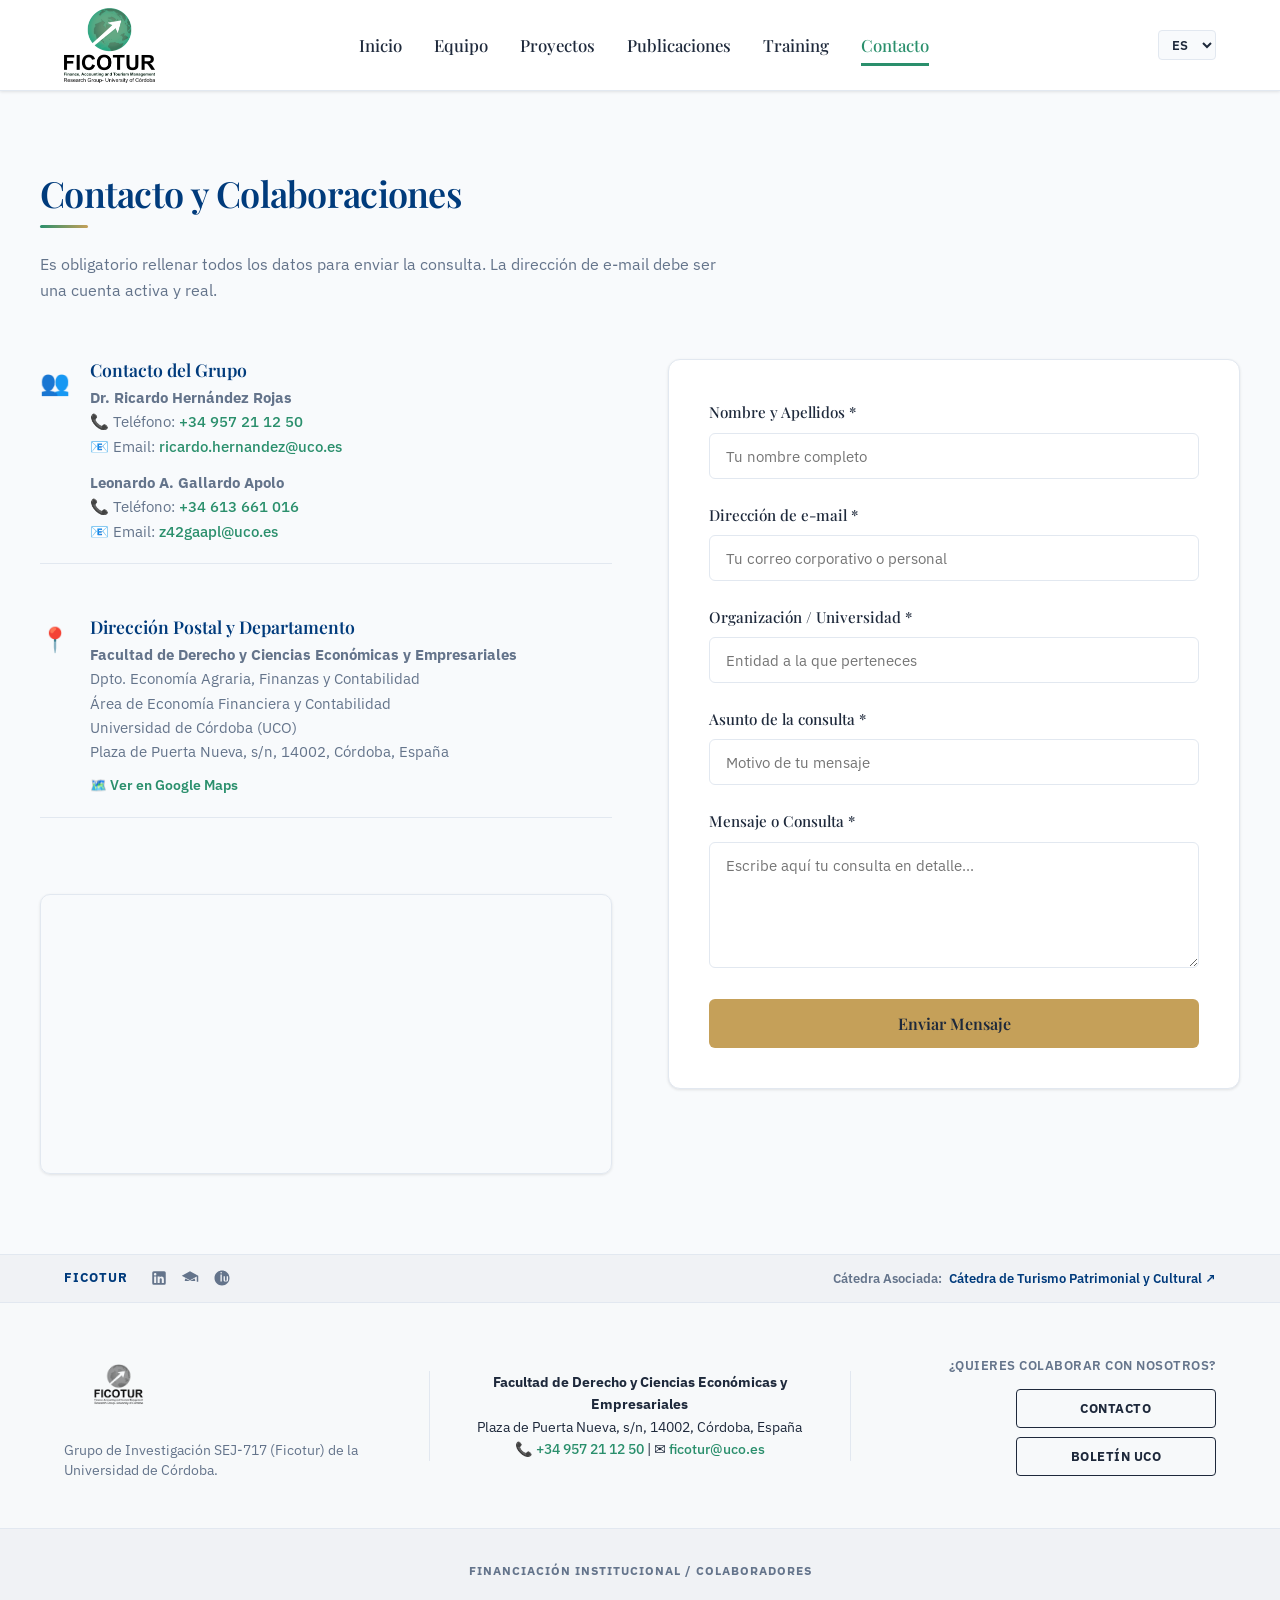
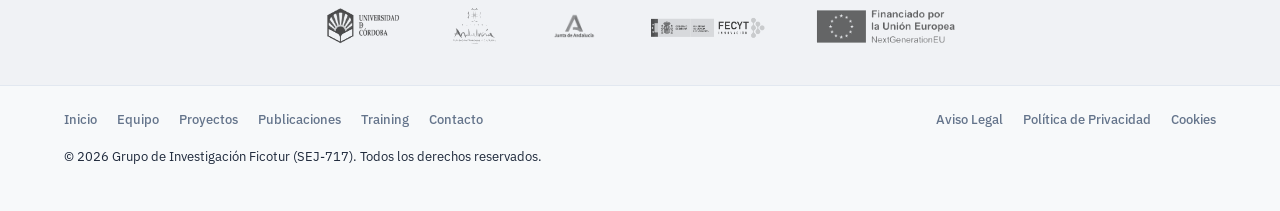
<file: contacto.html>
<!DOCTYPE html>
<html lang="es">
<head>
    <meta charset="UTF-8">
    <meta name="viewport" content="width=device-width, initial-scale=1.0">
    <title>Contacto y Sede · FICOTUR (SEJ-717) | Universidad de Córdoba</title>
    <meta name="description" content="Contacto oficial, sede universitaria y colaboraciones de transferencia científica del Grupo FICOTUR (SEJ-717) de la Universidad de Córdoba.">
    <meta name="keywords" content="Contacto FICOTUR, Sede FICOTUR, SEJ-717, Universidad de Córdoba, UCO, Plaza de Puerta Nueva, Facultad de Ciencias del Trabajo, investigación contabilidad, finanzas, turismo">
    <meta name="author" content="Grupo de Investigación FICOTUR (SEJ-717) · Universidad de Córdoba">
    <meta name="robots" content="noindex, nofollow, noarchive, nosnippet">
    <meta name="googlebot" content="noindex, nofollow, noarchive, nosnippet">
    <link rel="canonical" href="https://www.uco.es/investiga/grupos/ficotur/contacto.html">
    <link rel="sitemap" type="application/xml" title="Sitemap" href="sitemap.xml">
    <link rel="icon" type="image/png" href="logo_ficotur_vertical.png">
    <link rel="apple-touch-icon" href="logo_ficotur_vertical.png">
    <link rel="stylesheet" href="style.css">

    <!-- Open Graph / Meta Social -->
    <meta property="og:type" content="website">
    <meta property="og:title" content="Contacto y Sede · FICOTUR (SEJ-717) | Universidad de Córdoba">
    <meta property="og:description" content="Contacto oficial y colaboraciones científicas con el Grupo de Investigación FICOTUR (UCO).">
    <meta property="og:url" content="https://www.uco.es/investiga/grupos/ficotur/contacto.html">
    <meta property="og:image" content="https://www.uco.es/investiga/grupos/ficotur/logo_ficotur_vertical.png">
    <meta property="og:site_name" content="FICOTUR - Universidad de Córdoba">
    <meta property="og:locale" content="es_ES">

    <!-- Twitter Cards -->
    <meta name="twitter:card" content="summary_large_image">
    <meta name="twitter:title" content="Contacto y Sede · FICOTUR (SEJ-717) | UCO">
    <meta name="twitter:description" content="Contacto oficial con el Grupo FICOTUR (Universidad de Córdoba).">
    <meta name="twitter:image" content="https://www.uco.es/investiga/grupos/ficotur/logo_ficotur_vertical.png">

    <!-- Schema.org JSON-LD -->
    <script type="application/ld+json">
    {
      "@context": "https://schema.org",
      "@type": "ContactPage",
      "@id": "https://www.uco.es/investiga/grupos/ficotur/contacto.html",
      "url": "https://www.uco.es/investiga/grupos/ficotur/contacto.html",
      "name": "Contacto - FICOTUR UCO",
      "isPartOf": {
        "@type": "WebSite",
        "url": "https://www.uco.es/investiga/grupos/ficotur/index.html",
        "name": "FICOTUR - Universidad de Córdoba"
      }
    }
    </script>
</head>
<body>

    <!-- CABECERA PRINCIPAL -->
    <header class="header">
        <div class="container header-container">
            <a href="index.html" class="logo-link" aria-label="Página de inicio de Ficotur">
                <img src="logo_ficotur_vertical.png" alt="Logotipo oficial de Ficotur UCO" class="logo-img">
            </a>
            
            <button id="nav-toggle" class="nav-toggle" aria-expanded="false" aria-label="Abrir menú de navegación">
                ☰
            </button>
            
            <nav id="nav-menu" class="nav">
                <a href="index.html" class="nav-link" data-translate="nav-inicio">Inicio</a>
                <a href="equipo.html" class="nav-link" data-translate="nav-equipo">Equipo</a>
                <a href="proyectos.html" class="nav-link" data-translate="nav-proyectos">Proyectos</a>
                <a href="publicaciones.html" class="nav-link" data-translate="nav-publicaciones">Publicaciones</a>
                <a href="training.html" class="nav-link" data-translate="nav-training">Training</a>
                <a href="contacto.html" class="nav-link active" data-translate="nav-contacto">Contacto</a>
            </nav>

            <div class="lang-selector">
                <select id="lang-select" class="lang-select" aria-label="Seleccionar idioma">
                    <option value="es">ES</option>
                    <option value="en">EN</option>
                    <option value="fr">FR</option>
                    <option value="pt">PT</option>
                </select>
            </div>
        </div>
    </header>

    <main class="container section-padding">
        <h1 class="section-title" data-translate="contact-title">Contacto y Colaboraciones</h1>
        <p style="color: var(--text-muted); margin-bottom: 3.5rem; max-width: 700px;" data-translate="contact-desc">
            Es obligatorio rellenar todos los datos para enviar la consulta. La dirección de e-mail debe ser una cuenta activa y real.
        </p>

        <div class="contact-grid">
            <!-- COLUMNA IZQUIERDA: INFORMACIÓN DE CONTACTO -->
            <section class="contact-info" aria-label="Datos de contacto físico e institucional">
                <div class="contact-item" style="border-bottom: 1px solid var(--border-color); padding-bottom: 1.25rem; margin-bottom: 1.25rem;">
                    <span class="contact-icon" aria-hidden="true">👥</span>
                    <div class="contact-text">
                        <h4 data-translate="contact-coordinacion">Contacto del Grupo</h4>
                        <p style="margin-bottom: 0.75rem; font-size: 0.95rem;">
                            <strong>Dr. Ricardo Hernández Rojas</strong><br>
                            📞 Teléfono: <a href="tel:+34957211250" style="color: var(--secondary); font-weight: 500;">+34 957 21 12 50</a><br>
                            📧 Email: <a href="mailto:ricardo.hernandez@uco.es" style="color: var(--secondary); font-weight: 500;">ricardo.hernandez@uco.es</a>
                        </p>
                        <p style="margin-bottom: 0; font-size: 0.95rem;">
                            <strong>Leonardo A. Gallardo Apolo</strong><br>
                            📞 Teléfono: <a href="tel:+34613661016" style="color: var(--secondary); font-weight: 500;">+34 613 661 016</a><br>
                            📧 Email: <a href="mailto:z42gaapl@uco.es" style="color: var(--secondary); font-weight: 500;">z42gaapl@uco.es</a>
                        </p>
                    </div>
                </div>

                <div class="contact-item" style="border-bottom: 1px solid var(--border-color); padding-bottom: 1.25rem; margin-bottom: 1.25rem;">
                    <span class="contact-icon" aria-hidden="true">📍</span>
                    <div class="contact-text">
                        <h4 data-translate="contact-postal">Dirección Postal y Departamento</h4>
                        <p style="margin-bottom: 0.5rem; font-size: 0.95rem; color: var(--text-muted);">
                            <strong>Facultad de Derecho y Ciencias Económicas y Empresariales</strong><br>
                            Dpto. Economía Agraria, Finanzas y Contabilidad<br>
                            Área de Economía Financiera y Contabilidad<br>
                            Universidad de Córdoba (UCO)<br>
                            Plaza de Puerta Nueva, s/n, 14002, Córdoba, España
                        </p>
                        <a href="https://share.google/lCJHzY59NDiJbeDdZ" target="_blank" rel="noopener" style="display: inline-flex; align-items: center; gap: 0.4rem; font-size: 0.85rem; color: var(--secondary); font-weight: 600; text-decoration: none;">
                            🗺️ Ver en Google Maps
                        </a>
                    </div>
                </div>



                <!-- MAPA DE LOCALIZACIÓN (GOOGLE MAPS — FACULTAD DE DERECHO Y CCEE UCO) -->
                <div style="width: 100%; height: 280px; border-radius: 10px; overflow: hidden; border: 1px solid var(--border-color); margin-top: 1.5rem; box-shadow: var(--shadow-sm);">
                    <iframe
                        src="https://maps.google.com/maps?q=Facultad+de+Derecho+y+Ciencias+Econ%C3%B3micas+y+Empresariales+Universidad+de+C%C3%B3rdoba&hl=es&z=17&output=embed"
                        width="100%"
                        height="100%"
                        style="border:0;"
                        allowfullscreen=""
                        loading="lazy"
                        referrerpolicy="no-referrer-when-downgrade"
                        title="Mapa interactivo de la Facultad de Derecho y Ciencias Económicas y Empresariales de la Universidad de Córdoba">
                    </iframe>
                </div>
            </section>

            <!-- COLUMNA DERECHA: FORMULARIO DE MENSAJES -->
            <section class="contact-form-section" aria-labelledby="form-heading">
                <h3 id="form-heading" style="display:none;">Formulario de contacto</h3>
                <form class="contact-form" action="#" method="POST" id="form-contacto">
                    <div class="form-group">
                        <label for="nombre" data-translate="label-nombre">Nombre y Apellidos *</label>
                        <input type="text" id="nombre" name="nombre" class="form-control" required placeholder="Tu nombre completo" data-translate="placeholder-nombre">
                    </div>
                    
                    <div class="form-group">
                        <label for="email" data-translate="label-email">Dirección de e-mail *</label>
                        <input type="email" id="email" name="email" class="form-control" required placeholder="Tu correo corporativo o personal" data-translate="placeholder-email">
                    </div>

                    <div class="form-group">
                        <label for="organizacion" data-translate="label-org">Organización / Universidad *</label>
                        <input type="text" id="organizacion" name="organizacion" class="form-control" required placeholder="Entidad a la que perteneces" data-translate="placeholder-org">
                    </div>
                    
                    <div class="form-group">
                        <label for="asunto" data-translate="label-asunto">Asunto de la consulta *</label>
                        <input type="text" id="asunto" name="asunto" class="form-control" required placeholder="Motivo de tu mensaje" data-translate="placeholder-asunto">
                    </div>
                    
                    <div class="form-group">
                        <label for="mensaje" data-translate="label-mensaje">Mensaje o Consulta *</label>
                        <textarea id="mensaje" name="mensaje" rows="5" class="form-control" required placeholder="Escribe aquí tu consulta en detalle..." data-translate="placeholder-mensaje"></textarea>
                    </div>
                    
                    <button type="submit" class="btn btn-primary" style="width: 100%; border: none;" data-translate="btn-enviar">Enviar Mensaje</button>
                </form>
                
                <div id="form-feedback" style="display: none; margin-top: 1.5rem; padding: 1rem; border-radius: 6px; text-align: center; font-weight: 500;">
                    <!-- Mensaje dinámico de feedback -->
                </div>
            </section>
        </div>
    </main>

    <!-- PIE DE PÁGINA (ESTILO CNIO) -->
    <footer class="footer-cnio">
        <!-- 1. Barra superior: Redes y Accesos -->
        <div class="footer-top-bar">
            <div class="container footer-top-inner">
                <div class="footer-socials">
                    <span class="social-prefix">FICOTUR</span>
                    <a href="https://www.linkedin.com/in/ricardohernandezrojas" target="_blank" rel="noopener" aria-label="LinkedIn">
                        <svg class="icon-svg" viewBox="0 0 24 24"><path fill="currentColor" d="M19 3a2 2 0 0 1 2 2v14a2 2 0 0 1-2 2H5a2 2 0 0 1-2-2V5a2 2 0 0 1 2-2h14m-.5 15.5v-5.3a3.26 3.26 0 0 0-3.26-3.26c-.85 0-1.84.52-2.32 1.3v-1.11h-2.79v8.37h2.79v-4.93c0-.77.62-1.4 1.39-1.4a1.4 1.4 0 0 1 1.4 1.4v4.93h2.79M6.88 8.56a1.68 1.68 0 0 0 1.68-1.68c0-.93-.75-1.69-1.68-1.69a1.69 1.69 0 0 0-1.69 1.69c0 .93.76 1.68 1.69 1.68m1.39 9.94v-8.37H5.5v8.37h2.77z"/></svg>
                    </a>
                    <a href="https://scholar.google.es/citations?user=Y70n6oMAAAAJ" target="_blank" rel="noopener" aria-label="Google Scholar">
                        <svg class="icon-svg" viewBox="0 0 24 24"><path fill="currentColor" d="M12 3L1 9l11 6l9-4.91V17h2V9L12 3M5.89 12.55L12 15.88l6.11-3.33c.6.93.89 2 .89 3.45H5c0-1.45.29-2.52.89-3.45Z"/></svg>
                    </a>
                    <a href="https://orcid.org/0000-0002-3055-2151" target="_blank" rel="noopener" aria-label="ORCID">
                        <svg class="icon-svg" viewBox="0 0 24 24"><path fill="currentColor" d="M12 2C6.477 2 2 6.477 2 12s4.477 10 10 10s10-4.477 10-10S17.523 2 12 2zm-.229 14.808H9.95V7.198h1.822v9.61zm-.911-10.8c-.615 0-1.077-.456-1.077-1.077c0-.621.462-1.077 1.077-1.077c.621 0 1.077.456 1.077 1.077c0 .621-.456 1.077-1.077 1.077zm5.556 10.8c-1.371 0-2.316-.948-2.316-2.304v-4.996h1.84v4.996c0 .736.43 1.157 1.134 1.157c.71 0 1.144-.421 1.144-1.157v-4.996h1.84v4.996c0 1.356-.948 2.304-2.642 2.304z"/></svg>
                    </a>
                </div>
                <div class="footer-top-right">
                    <span class="co-prefix">Cátedra Asociada:</span>
                    <a href="https://www.uco.es/catedrasyaulas/catedraturismo/" target="_blank" rel="noopener">Cátedra de Turismo Patrimonial y Cultural ↗</a>
                </div>
            </div>
        </div>

        <!-- 2. Sección central: Marca, Info y Acciones -->
        <div class="footer-middle-section">
            <div class="container footer-middle-grid">
                <!-- Columna Izq: Logotipo y lema -->
                <div class="footer-col-brand">
                    <a href="index.html" class="footer-logo-link">
                        <img src="logo_ficotur.png" alt="Logotipo Ficotur UCO" class="footer-logo">
                    </a>
                    <p class="footer-tagline">Grupo de Investigación SEJ-717 (Ficotur) de la Universidad de Córdoba.</p>
                </div>
                
                <!-- Columna Centro: Información de contacto -->
                <div class="footer-col-info">
                    <p class="footer-address">
                        <strong>Facultad de Derecho y Ciencias Económicas y Empresariales</strong><br>
                        Plaza de Puerta Nueva, s/n, 14002, Córdoba, España<br>
                        📞 <a href="tel:+34957211250">+34 957 21 12 50</a> | ✉️ <a href="mailto:ficotur@uco.es">ficotur@uco.es</a>
                    </p>
                </div>
                
                <!-- Columna Der: Botones de Acción -->
                <div class="footer-col-actions">
                    <p class="actions-title">¿Quieres colaborar con nosotros?</p>
                    <a href="contacto.html" class="btn-footer-outline">CONTACTO</a>
                    <a href="https://www.uco.es/servicios/actualidad/boletines" target="_blank" rel="noopener" class="btn-footer-outline">BOLETÍN UCO</a>
                </div>
            </div>
        </div>

        <!-- 3. Sección de logos de Financiación / Acreditaciones (Monocromáticos) -->
        <div class="footer-funding-section">
            <div class="container">
                <span class="funding-title">Financiación institucional / Colaboradores</span>
                <div class="funding-logos-grid">
                    <a href="https://www.uco.es/" target="_blank" rel="noopener" aria-label="Universidad de Córdoba">
                        <img src="logo_uco.png" alt="Universidad de Córdoba" class="funding-logo">
                    </a>
                    <a href="https://www.uco.es/catedrasyaulas/catedraturismo/" target="_blank" rel="noopener" aria-label="Cátedra de Turismo Patrimonial y Cultural">
                        <img src="logo_catedra.png" alt="Cátedra de Turismo Patrimonial y Cultural" class="funding-logo">
                    </a>
                    <a href="https://www.juntadeandalucia.es/organismos/universidadinvestigacioneinnovacion/areas/universidad.html" target="_blank" rel="noopener" aria-label="Junta de Andalucía">
                        <img src="logo_junta.png" alt="Junta de Andalucía" class="funding-logo">
                    </a>
                    <a href="https://fecyt.es/es/tematica/investigacion" target="_blank" rel="noopener" aria-label="Ministerio de Ciencia e Innovación - FECYT">
                        <img src="logo_ministerio_fecyt.png" alt="Ministerio de Ciencia e Innovación - FECYT" class="funding-logo">
                    </a>
                    <a href="https://www.consilium.europa.eu/es/council-eu/search-the-list-of-council-preparatory-bodies/working-party-on-research/" target="_blank" rel="noopener" aria-label="Financiado por la Unión Europea - NextGenerationEU">
                        <img src="logo_ue_nextgen.png" alt="Financiado por la Unión Europea - NextGenerationEU" class="funding-logo">
                    </a>
                </div>
            </div>
        </div>

        <!-- 4. Barra de enlaces legales y créditos -->
        <div class="footer-bottom-bar">
            <div class="container footer-bottom-inner">
                <div class="footer-bottom-links">
                    <a href="index.html" data-translate="nav-inicio">Inicio</a>
                    <a href="equipo.html" data-translate="nav-equipo">Equipo</a>
                    <a href="proyectos.html" data-translate="nav-proyectos">Proyectos</a>
                    <a href="publicaciones.html" data-translate="nav-publicaciones">Publicaciones</a>
                    <a href="training.html" data-translate="nav-training">Training</a>
                    <a href="contacto.html" data-translate="nav-contacto">Contacto</a>
                </div>
                <div class="footer-legal-links">
                    <a href="#" id="footer-btn-legal" data-translate="footer-legal">Aviso Legal</a>
                    <a href="#" id="footer-btn-privacy" data-translate="footer-privacy">Política de Privacidad</a>
                    <a href="#" id="footer-btn-cookies" data-translate="footer-cookies">Cookies</a>
                </div>
                <p class="footer-credits" data-translate="footer-derechos">
                    © 2026 Grupo de Investigación Ficotur (SEJ-717). Todos los derechos reservados.
                </p>
            </div>
        </div>
    </footer>

    <script>
        document.addEventListener('DOMContentLoaded', () => {
            const form = document.getElementById('form-contacto');
            const feedback = document.getElementById('form-feedback');

            // Función para añadir campos ocultos de FormSubmit
            function addHiddenField(formEl, name, value) {
                let input = formEl.querySelector(`input[name="${name}"]`);
                if (!input) {
                    input = document.createElement('input');
                    input.type = 'hidden';
                    input.name = name;
                    formEl.appendChild(input);
                }
                input.value = value;
            }

            // Comprobar si volvemos de una redirección de activación exitosa
            const urlParams = new URLSearchParams(window.location.search);
            if (urlParams.get('success') === 'true') {
                showFeedback('Su mensaje ha sido enviado con éxito a ficotur@uco.es. Por favor, si es la primera vez que usa el formulario, revise su correo ficotur@uco.es para confirmar la activación del servicio de recepción.', 'success');
                // Limpiar la URL para evitar que se muestre el mensaje al recargar
                window.history.replaceState({}, document.title, window.location.pathname);
            }

            if (form && feedback) {
                form.addEventListener('submit', (e) => {
                    e.preventDefault();
                    
                    const nombre = document.getElementById('nombre').value.trim();
                    const email = document.getElementById('email').value.trim();
                    const organizacion = document.getElementById('organizacion').value.trim();
                    const asunto = document.getElementById('asunto').value.trim();
                    const mensaje = document.getElementById('mensaje').value.trim();

                    // 1. Validar que todos los campos requeridos estén completos
                    if (!nombre || !email || !organizacion || !asunto || !mensaje) {
                        showFeedback('Todos los campos son obligatorios y deben completarse correctamente.', 'error');
                        return;
                    }

                    // 2. Validación de formato de correo real mediante regex avanzada
                    const emailRegex = /^[a-zA-Z0-9._%+-]+@[a-zA-Z0-9.-]+\.[a-zA-Z]{2,}$/;
                    if (!emailRegex.test(email)) {
                        showFeedback('La dirección de correo electrónico introducida no tiene un formato válido.', 'error');
                        return;
                    }

                    // 3. Exclusión de proveedores de correo temporal/desechable comunes
                    const tempDomains = [
                        'yopmail.com', 'mailinator.com', 'temp-mail.org', 'tempmail.com', 
                        '10minutemail.com', 'guerrillamail.com', 'sharklasers.com', 
                        'dispostable.com', 'getairmail.com', 'trashmail.com', 'yopmail.fr', 
                        'yopmail.net', 'cool.fr.nf', 'jetable.org', 'spambog.com'
                    ];
                    const emailDomain = email.split('@')[1].toLowerCase();
                    if (tempDomains.includes(emailDomain)) {
                        showFeedback('Las direcciones de correo temporales o desechables no están permitidas. Por favor, utilice una dirección de correo real.', 'error');
                        return;
                    }

                    // 4. Si todo es correcto, enviar los datos a FormSubmit mediante AJAX (fetch)
                    showFeedback('Enviando su mensaje, por favor espere...', 'info');

                    fetch('https://formsubmit.co/ajax/ficotur@uco.es', {
                        method: 'POST',
                        headers: {
                            'Content-Type': 'application/json',
                            'Accept': 'application/json'
                        },
                        body: JSON.stringify({
                            _subject: `[Consulta Web Ficotur] ${asunto}`,
                            _replyto: email,
                            _captcha: 'false',
                            Nombre: nombre,
                            Email: email,
                            Organizacion: organizacion,
                            Asunto: asunto,
                            Mensaje: mensaje
                        })
                    })
                    .then(response => {
                        if (!response.ok) {
                            throw new Error('El correo no ha sido activado en FormSubmit todavía.');
                        }
                        return response.json();
                    })
                    .then(data => {
                        if (data.success === 'true' || data.success === true) {
                            showFeedback('Su mensaje ha sido enviado con éxito a ficotur@uco.es.', 'success');
                            form.reset();
                        } else {
                            throw new Error('FormSubmit devolvió un éxito falso.');
                        }
                    })
                    .catch(error => {
                        console.warn('Error en AJAX o correo no activado, usando formulario tradicional para activación:', error);
                        showFeedback('Redirigiendo para la confirmación y activación del correo en FormSubmit...', 'info');
                        
                        // Fallback a POST normal a FormSubmit (esto activará el correo la primera vez)
                        form.action = 'https://formsubmit.co/ficotur@uco.es';
                        form.method = 'POST';
                        
                        // Añadir los campos correspondientes a los inputs ocultos
                        addHiddenField(form, '_subject', `[Consulta Web Ficotur] ${asunto}`);
                        addHiddenField(form, '_replyto', email);
                        addHiddenField(form, '_captcha', 'false');
                        addHiddenField(form, '_next', window.location.href + '?success=true');
                        
                        // Enviar formulario tradicionalmente
                        form.submit();
                    });
                });
            }

            function showFeedback(message, type) {
                feedback.style.display = 'block';
                if (type === 'success') {
                    feedback.style.backgroundColor = 'rgba(42, 143, 108, 0.1)';
                    feedback.style.color = 'var(--secondary)';
                    feedback.style.border = '1px solid var(--secondary)';
                } else if (type === 'info') {
                    feedback.style.backgroundColor = 'rgba(66, 133, 244, 0.1)';
                    feedback.style.color = '#4285F4';
                    feedback.style.border = '1px solid #4285F4';
                } else {
                    feedback.style.backgroundColor = 'rgba(239, 68, 68, 0.1)';
                    feedback.style.color = '#EF4444';
                    feedback.style.border = '1px solid #EF4444';
                }
                feedback.textContent = message;
            }
        });
    </script>
    <script src="traducciones.js"></script>
    <script src="app.js"></script>
</body>
</html>
</file>
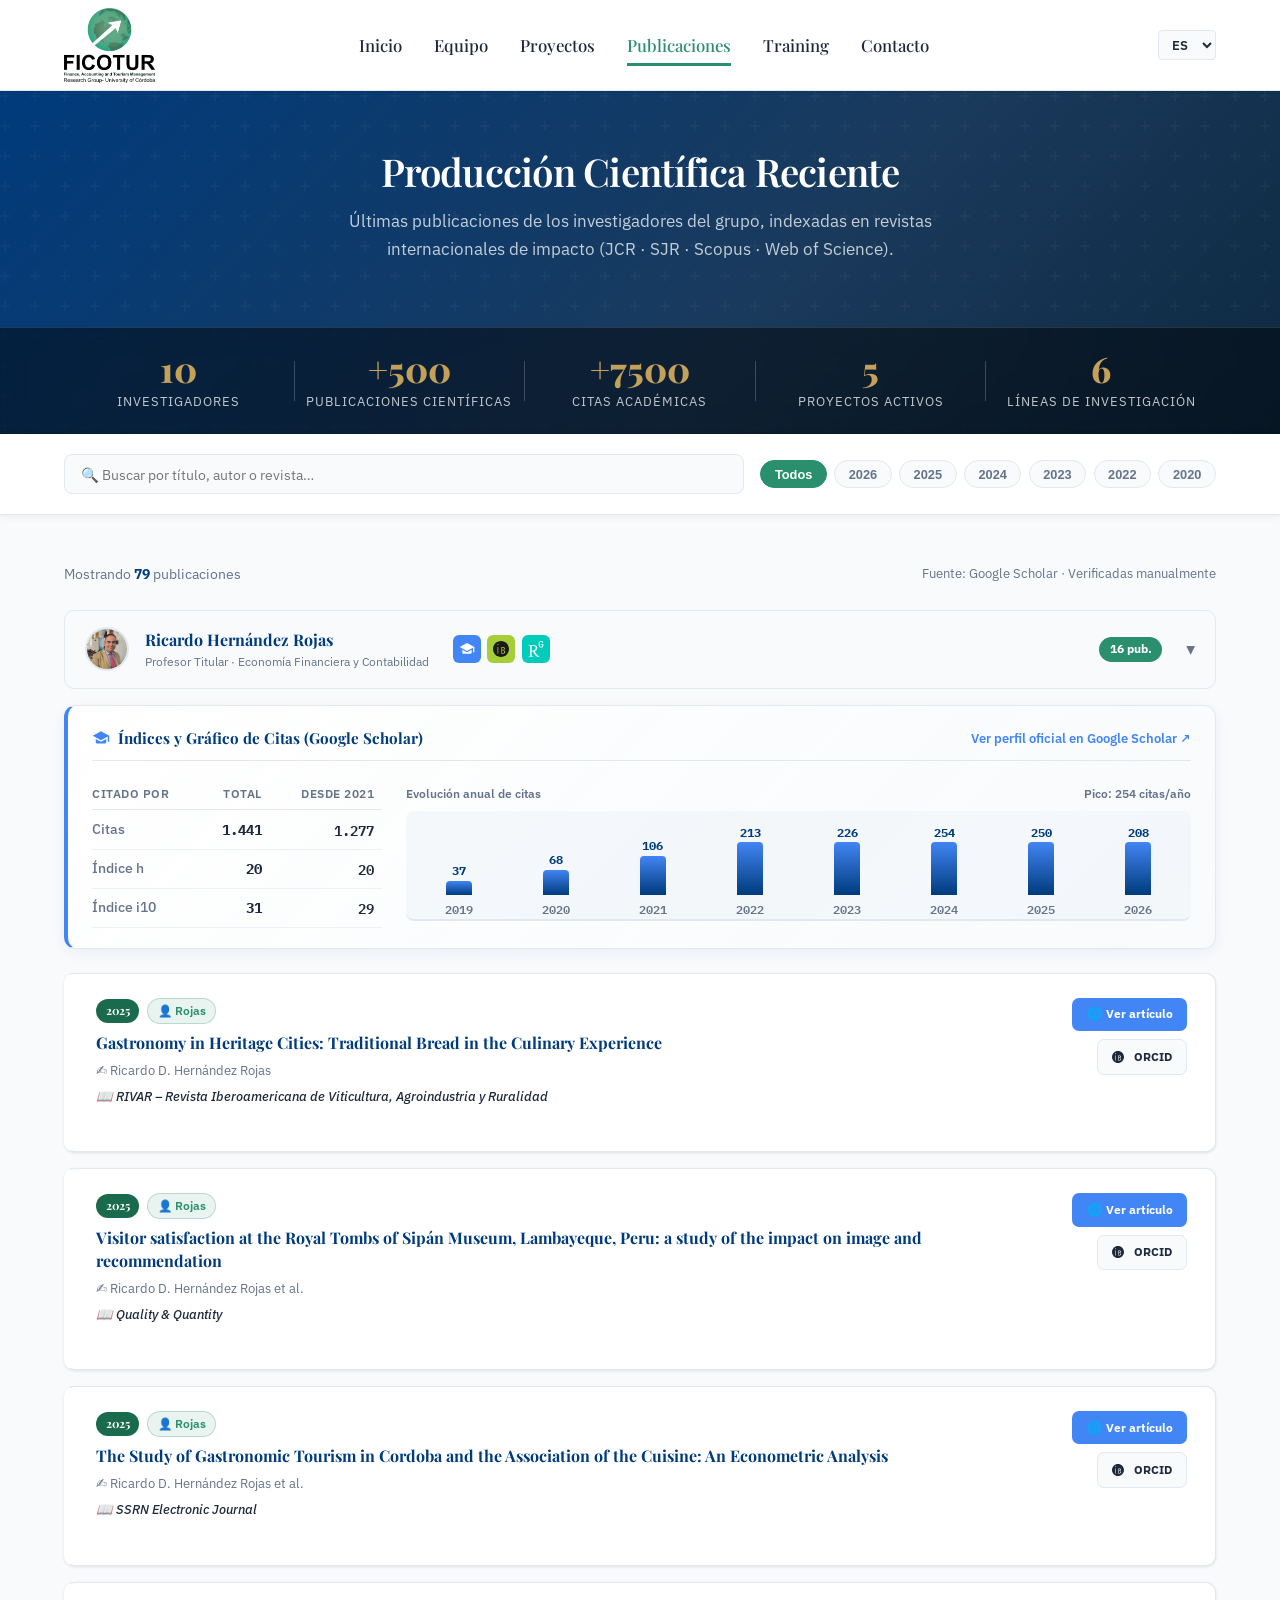
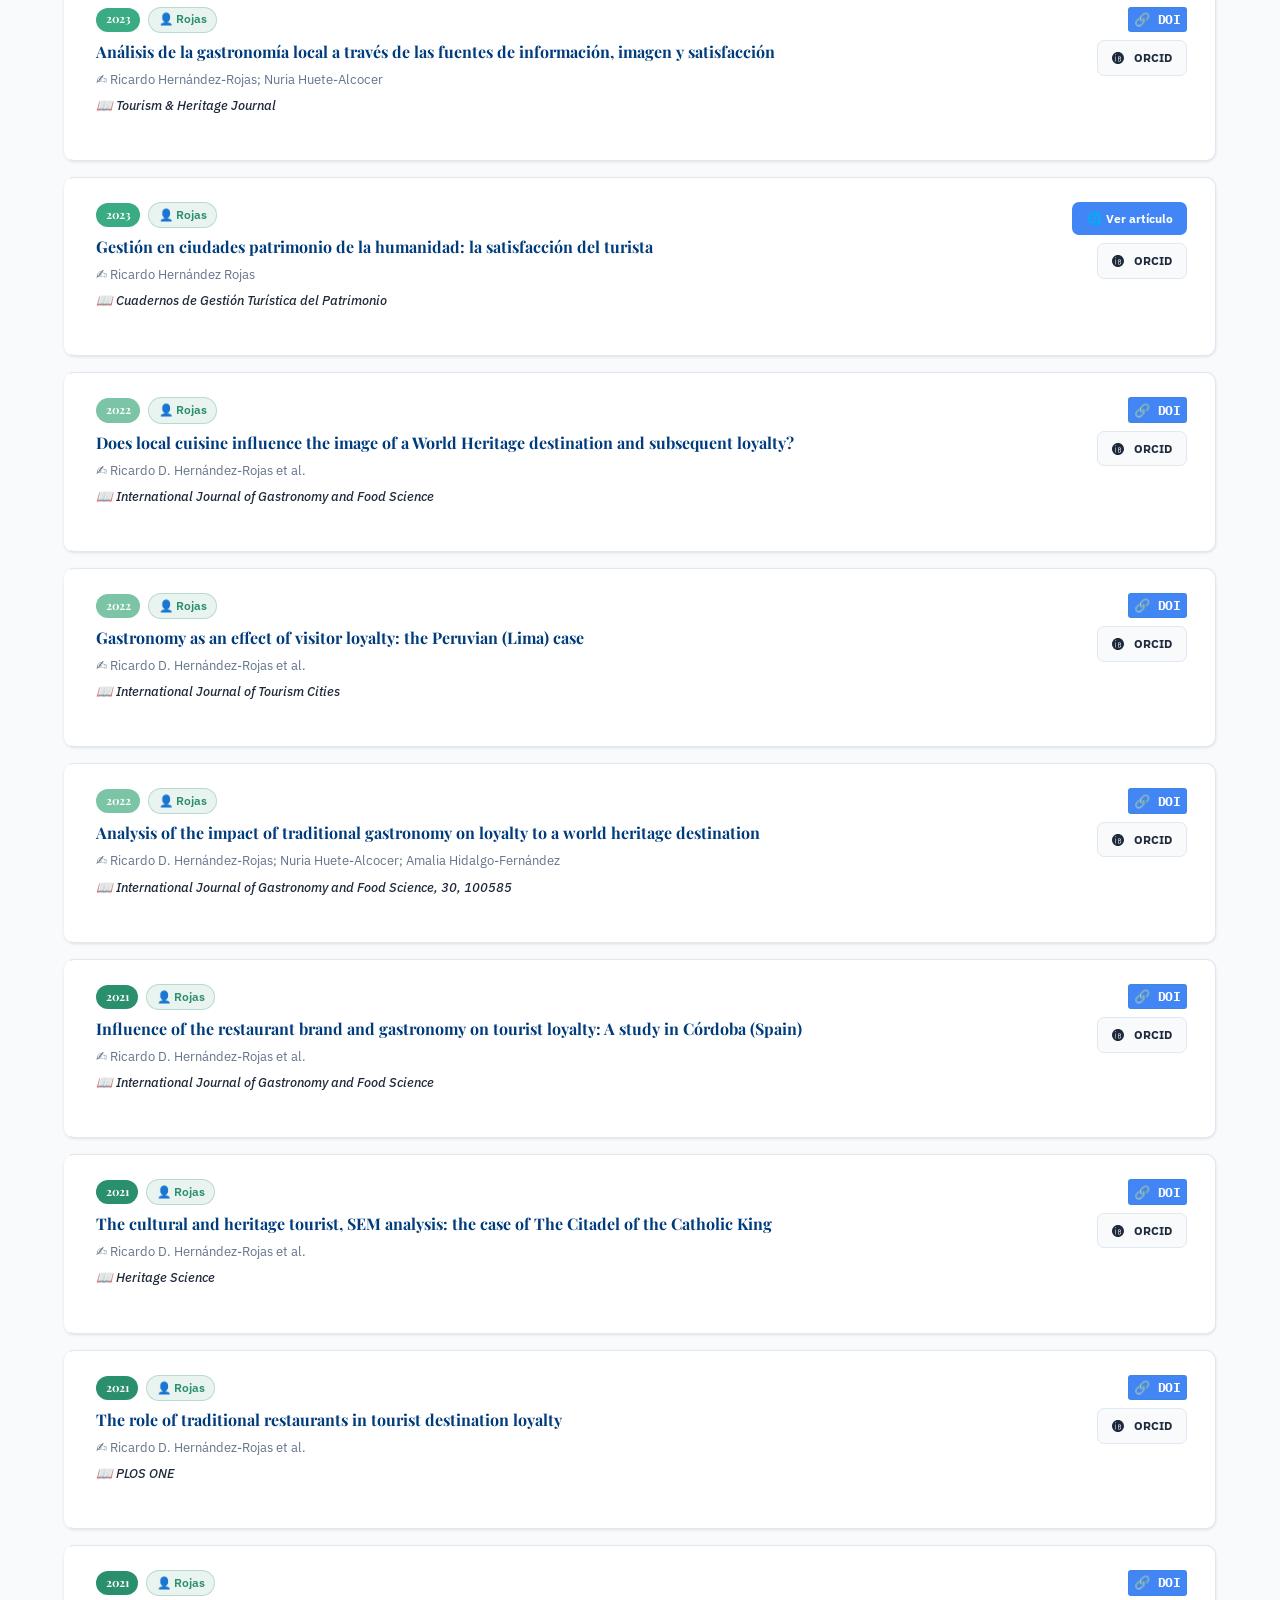
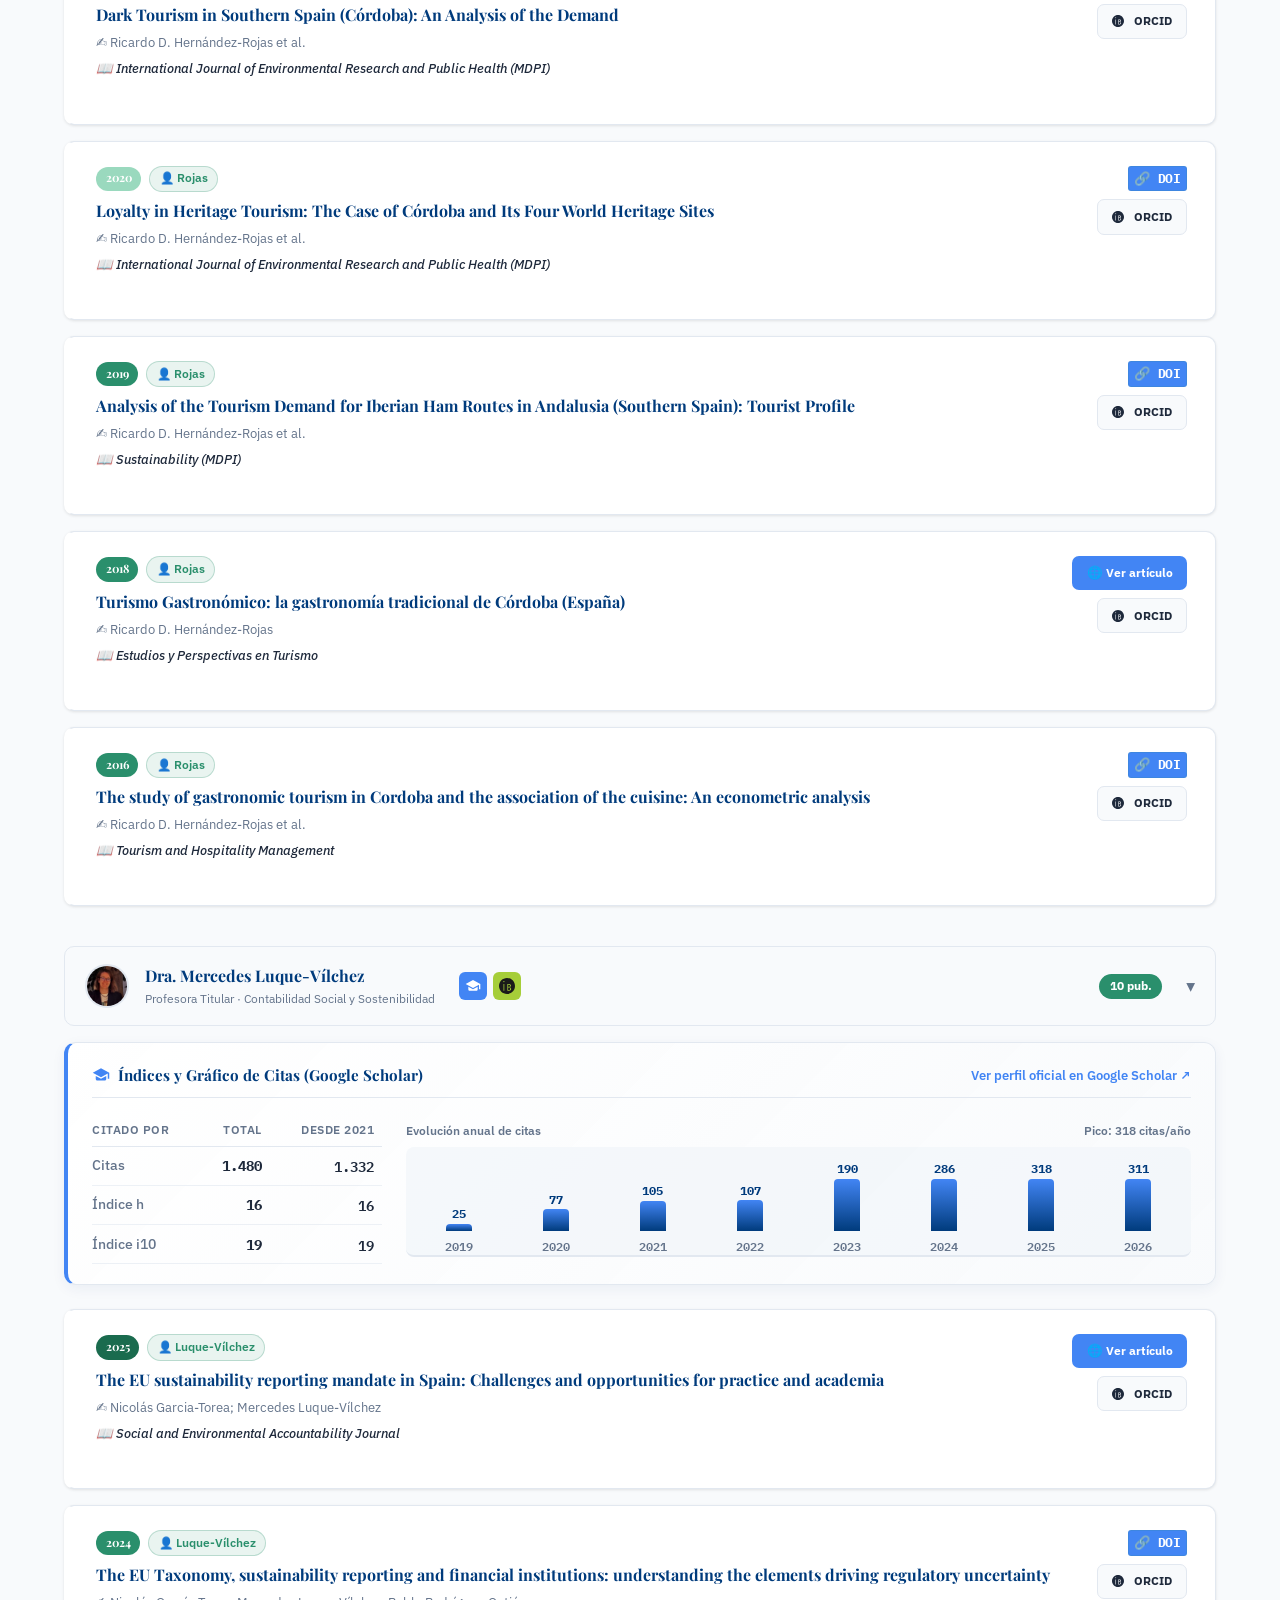
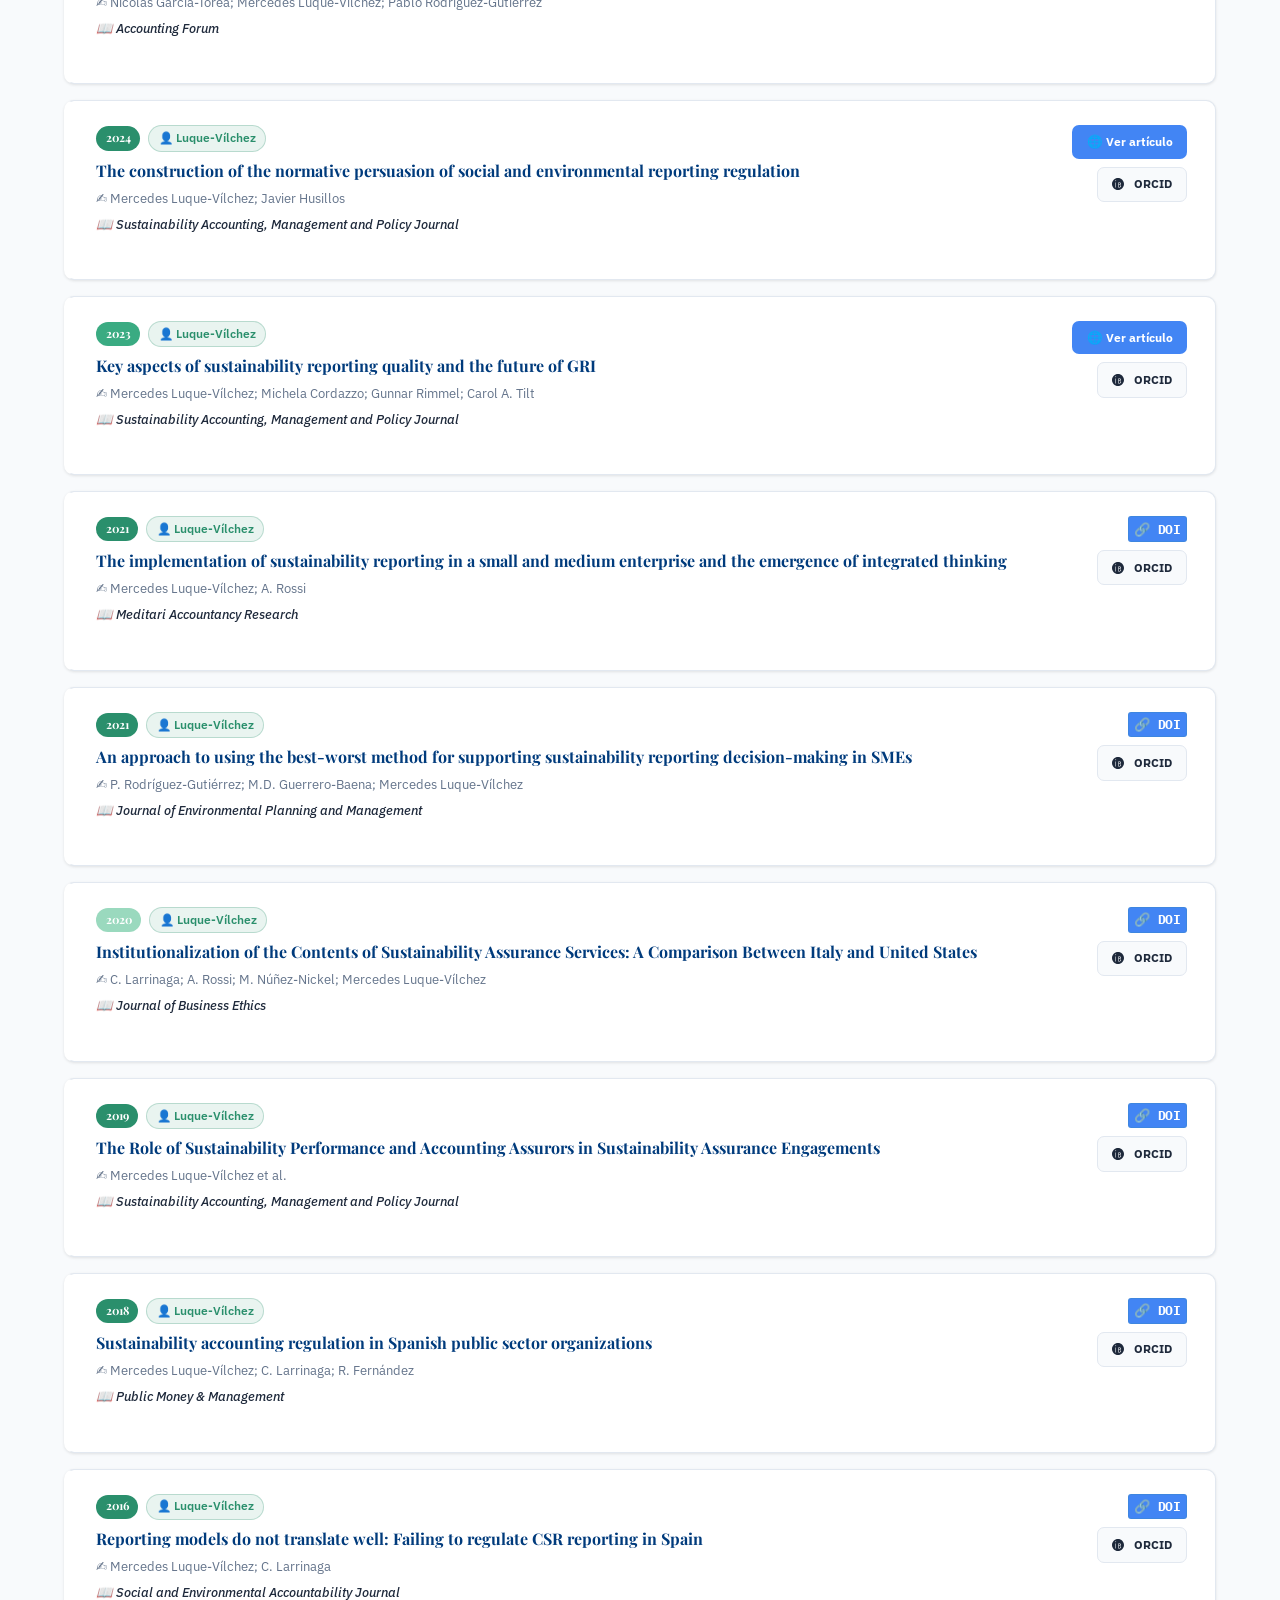
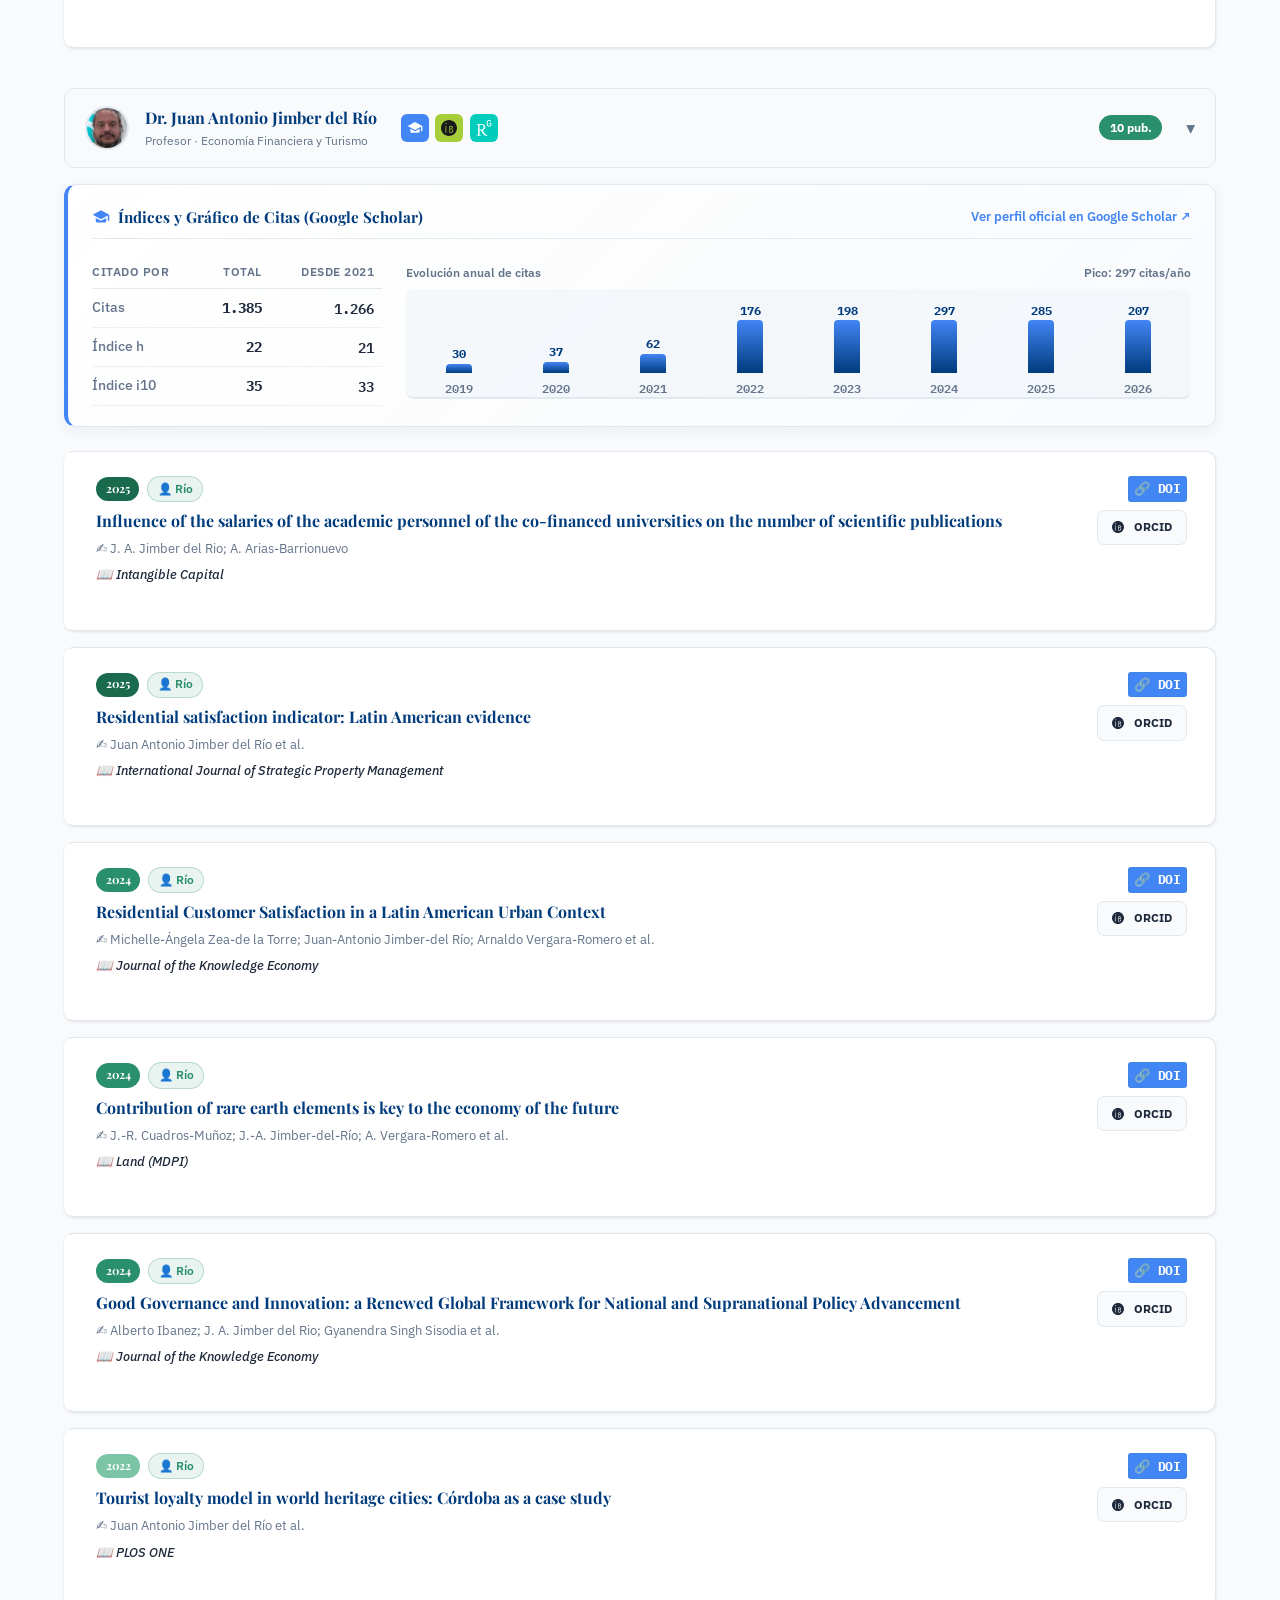
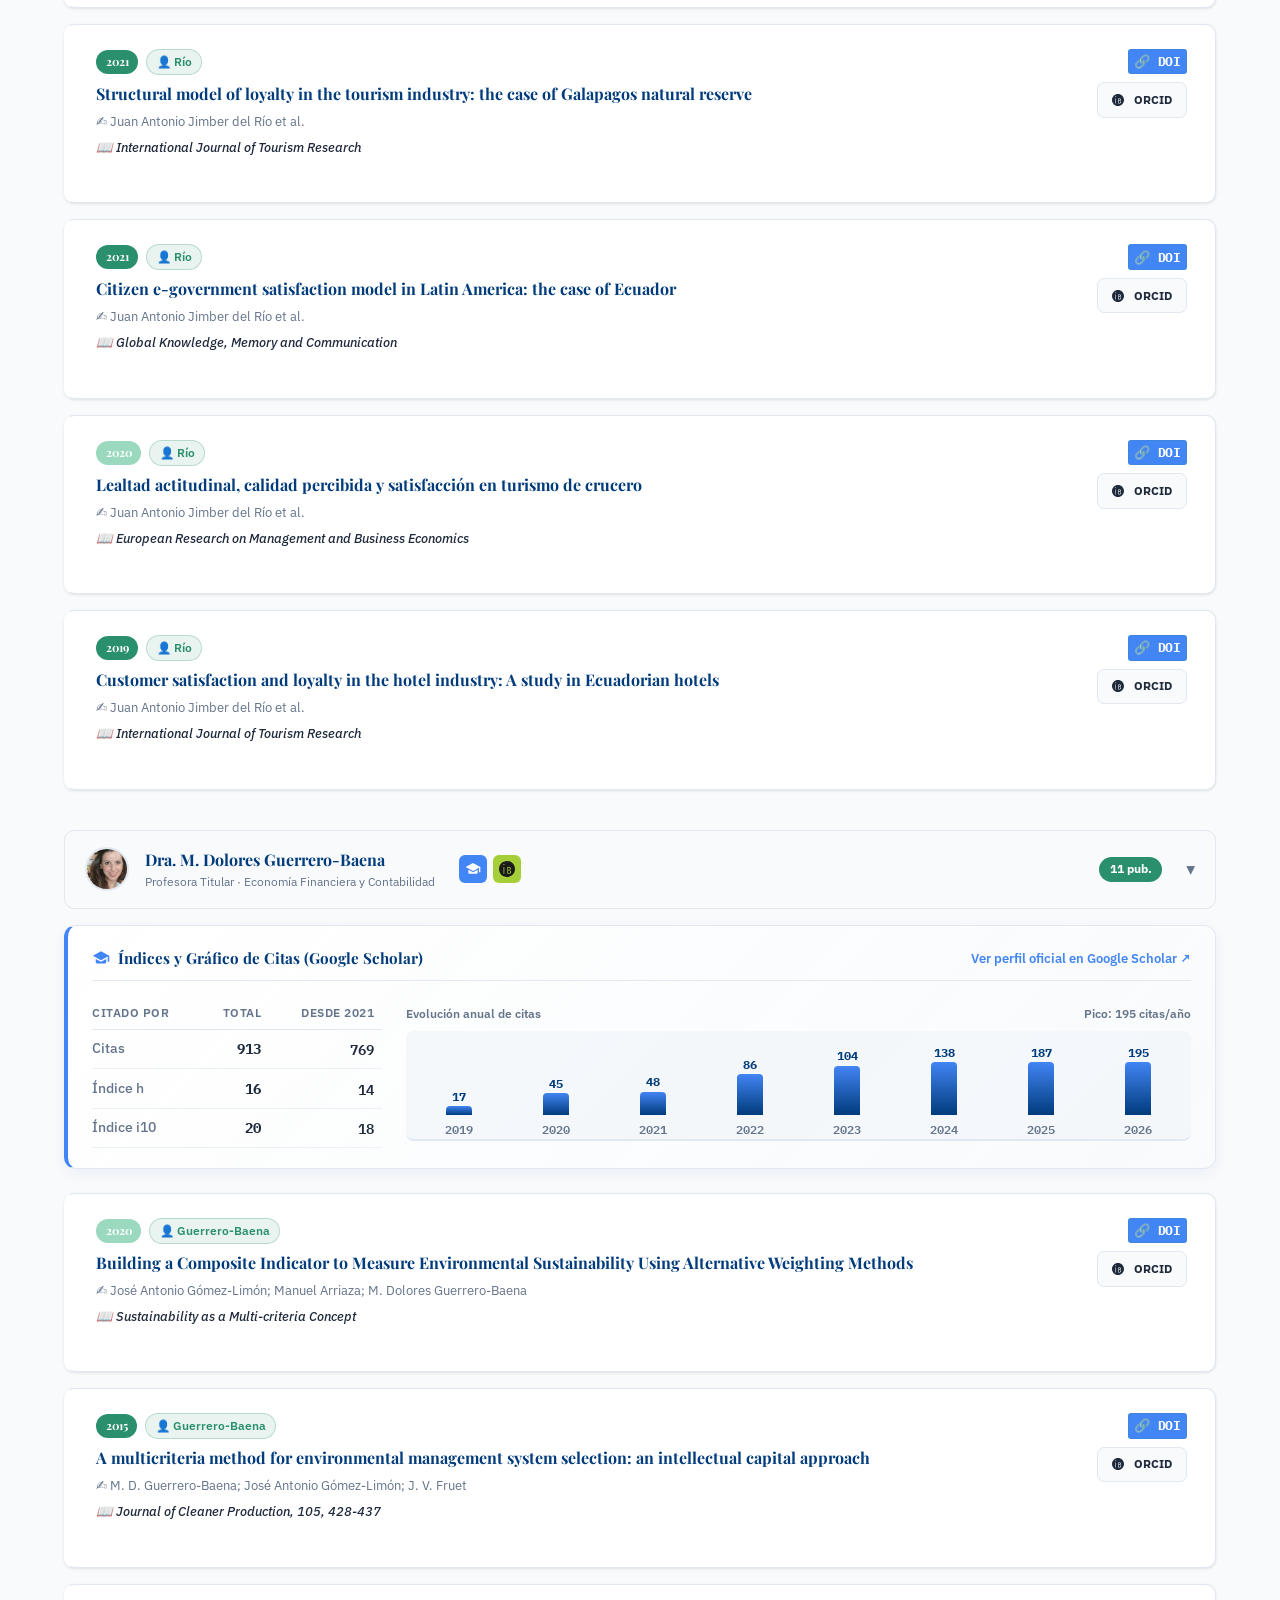
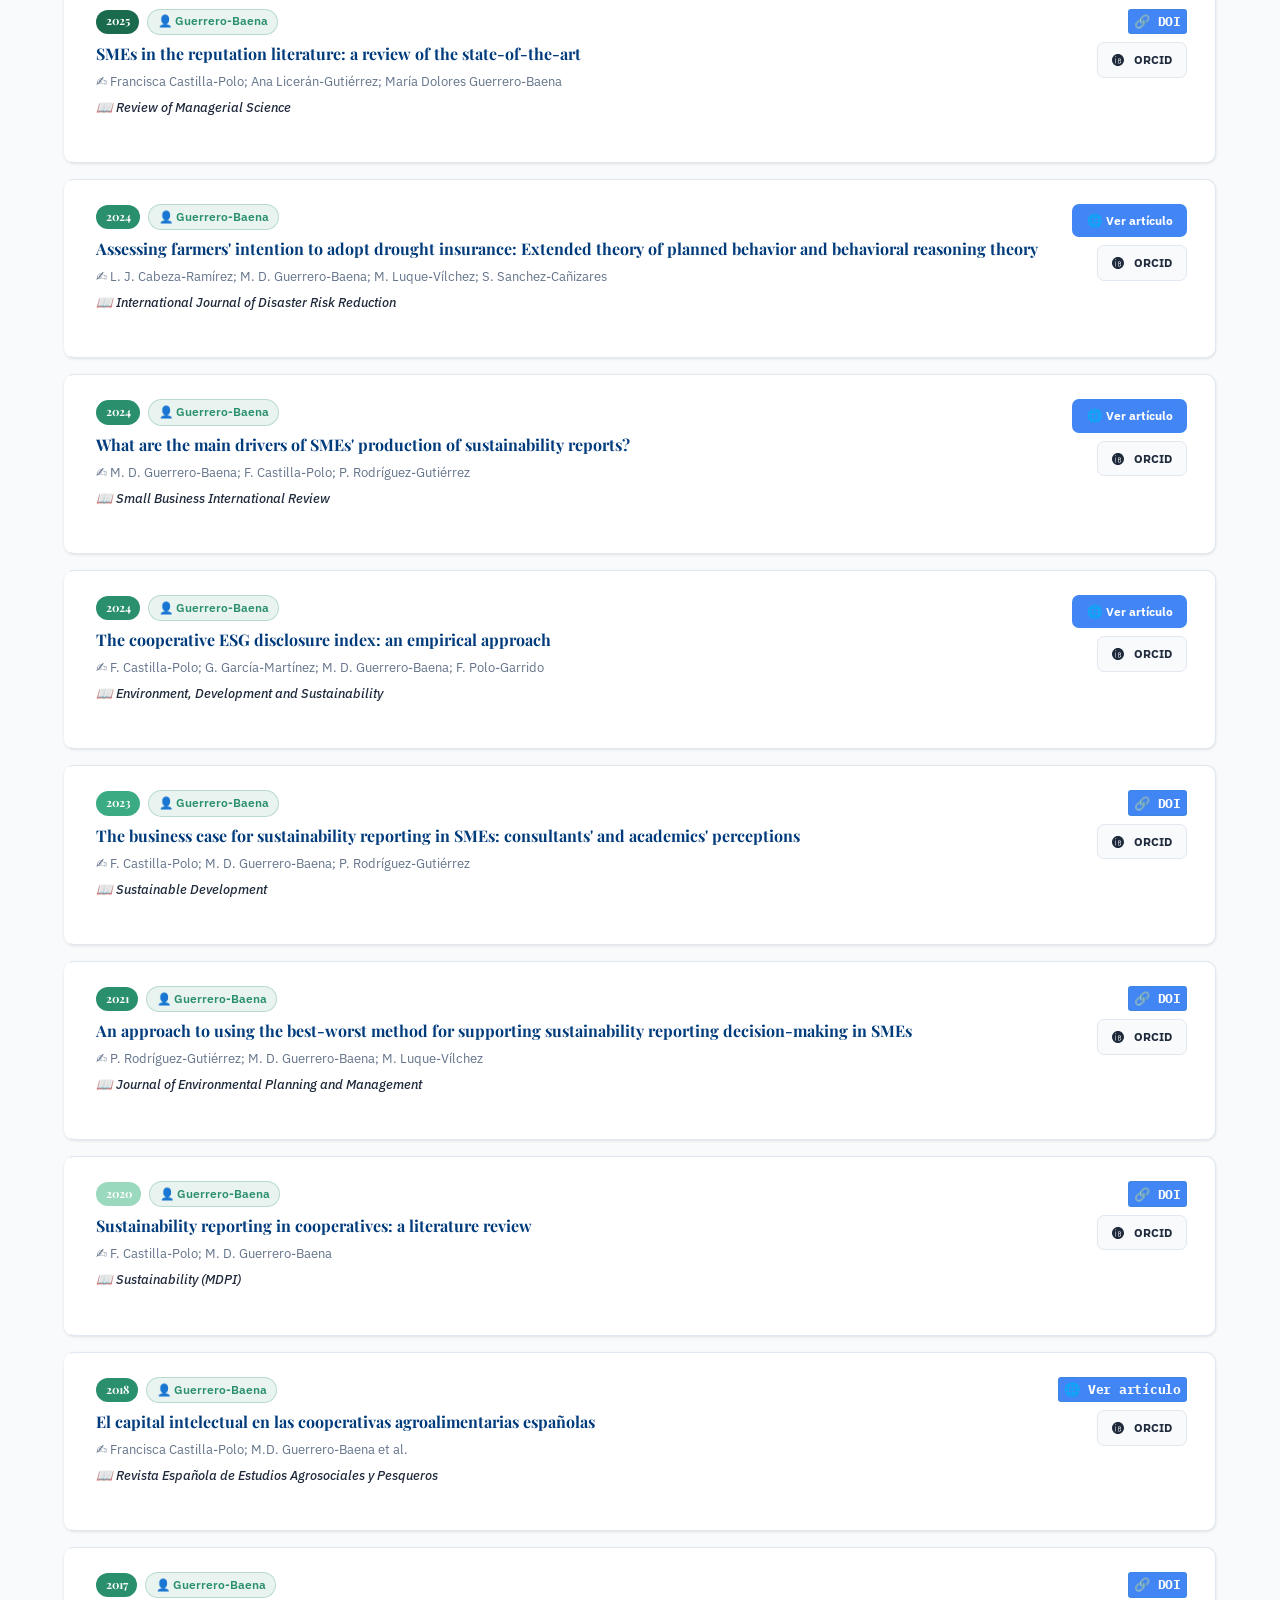
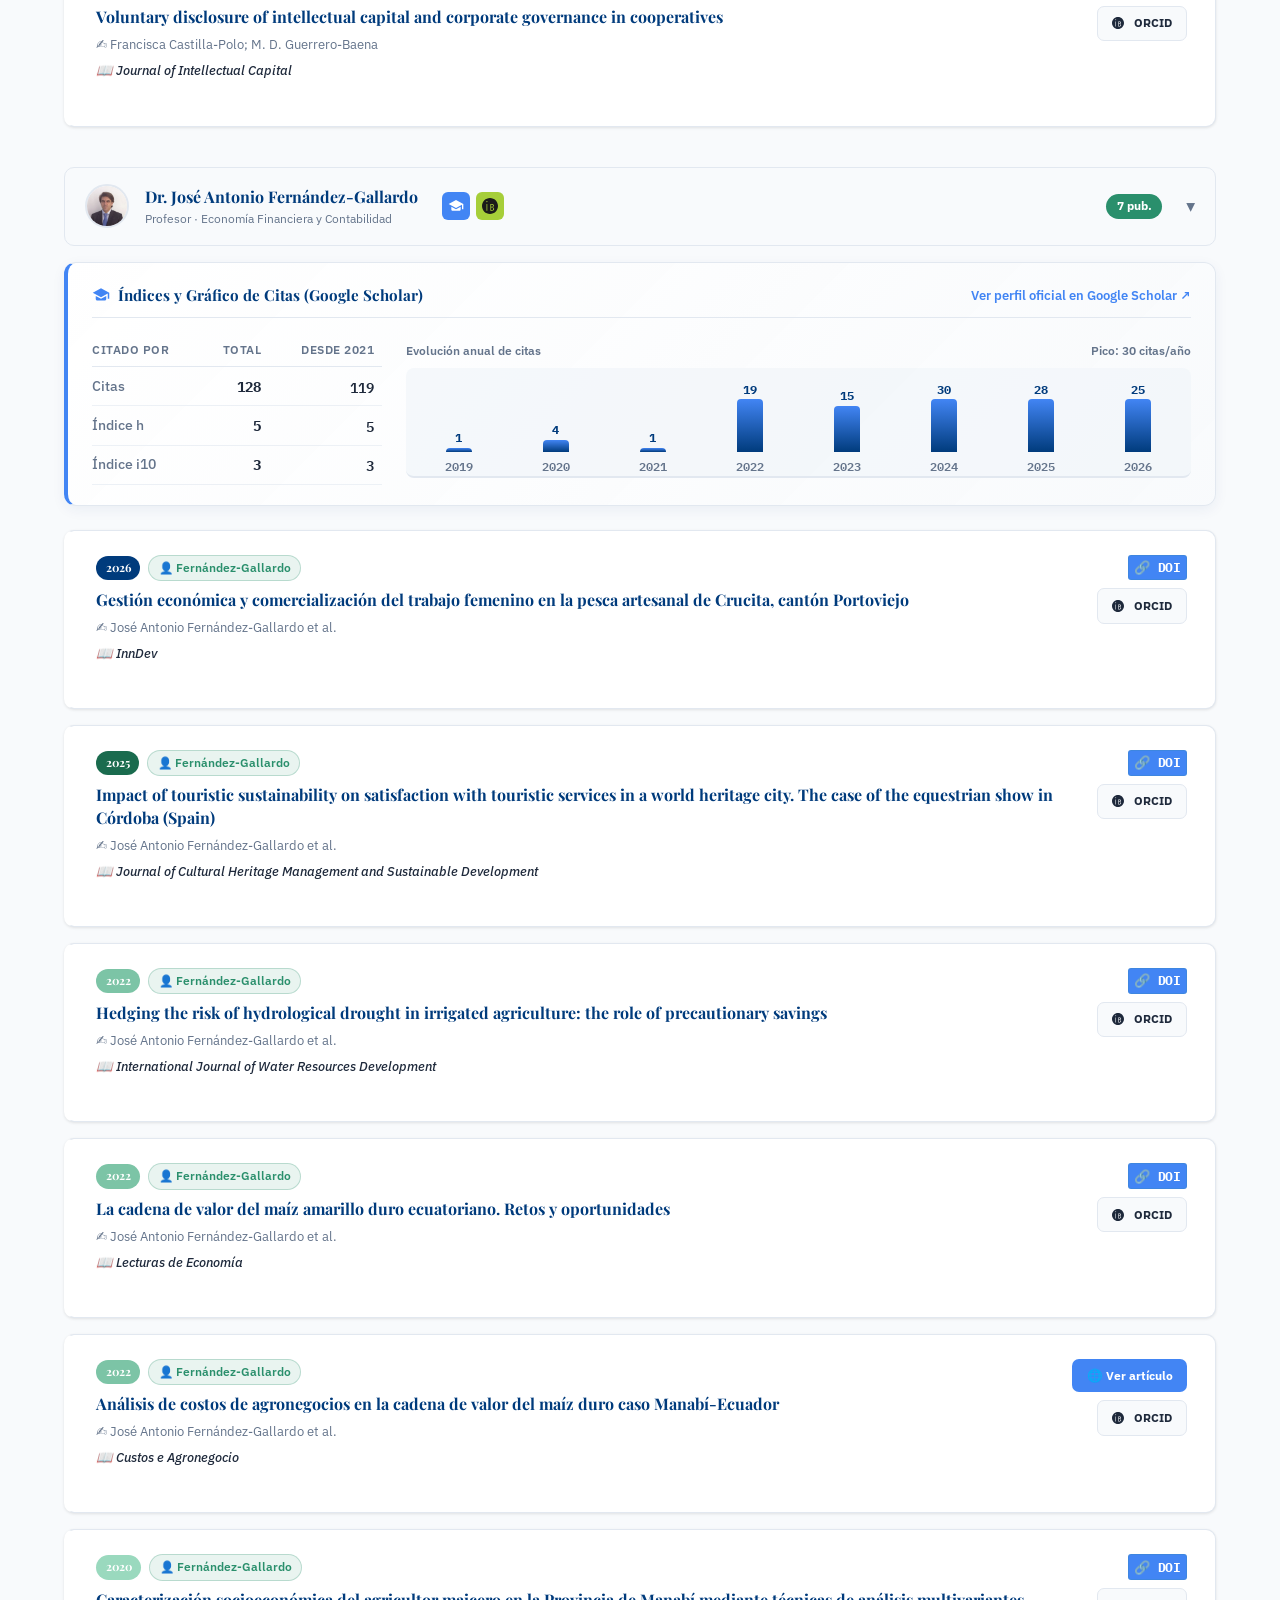
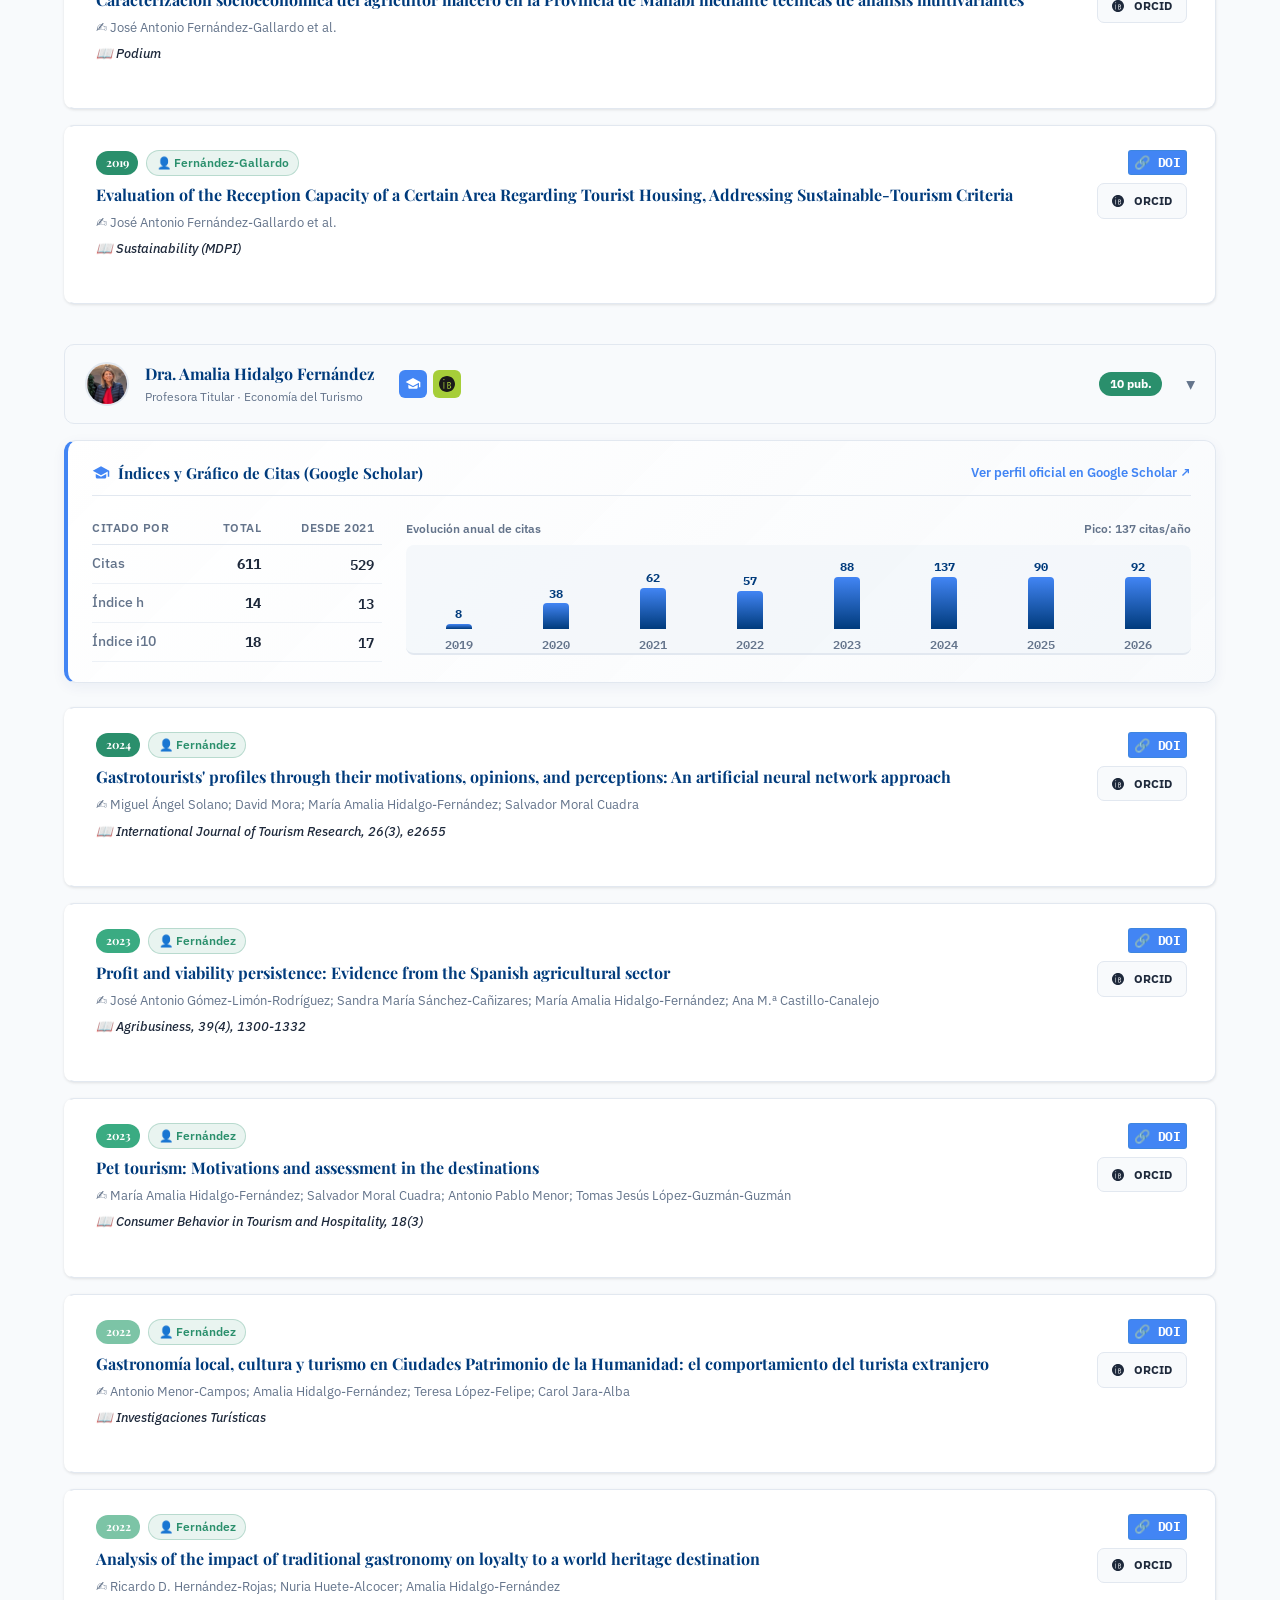
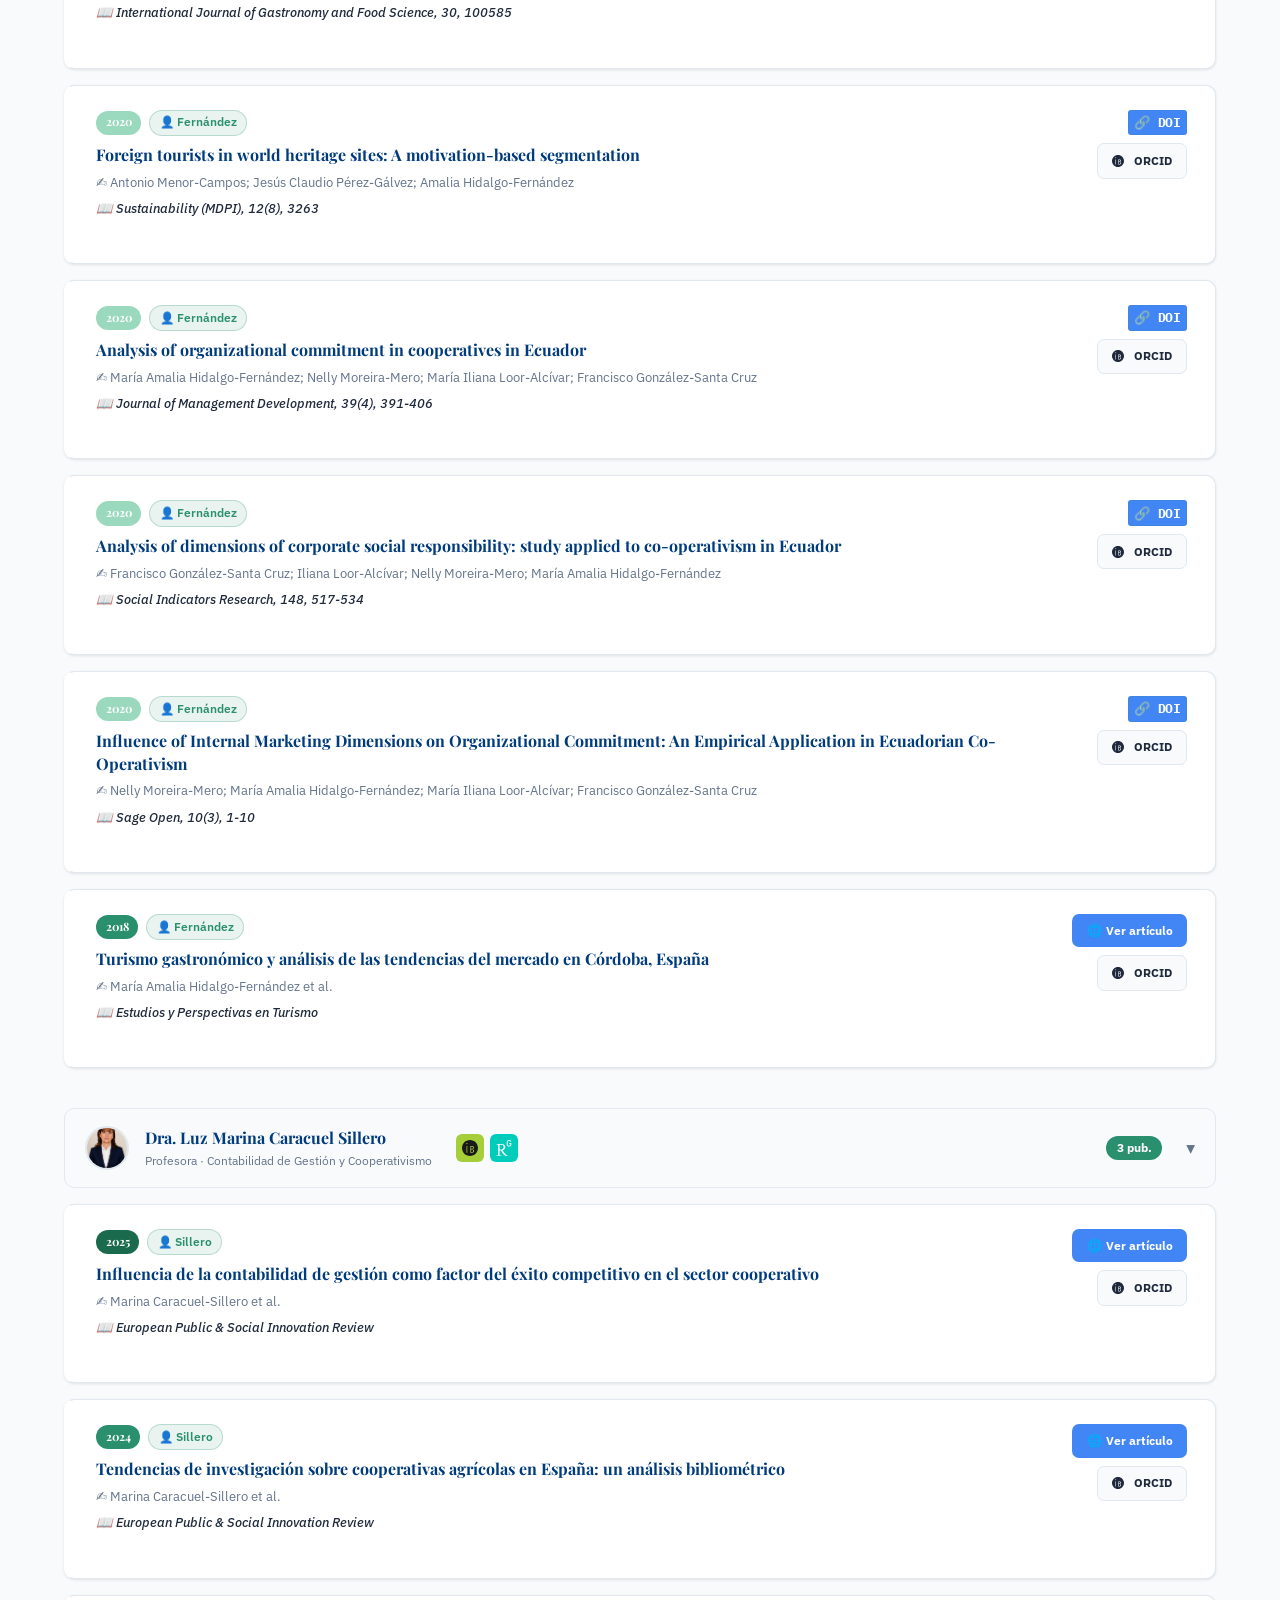
<file: publicaciones.html>
<!DOCTYPE html>
<html lang="es">
<head>
    <meta charset="UTF-8">
    <meta name="viewport" content="width=device-width, initial-scale=1.0">
    <title>Publicaciones Científicas · FICOTUR (SEJ-717) | Universidad de Córdoba</title>
    <meta name="description" content="Producción científica del Grupo FICOTUR (SEJ-717) de la Universidad de Córdoba (+500 publicaciones, +7500 citas). Artículos indexados en JCR, SJR y Dialnet Métricas.">
    <meta name="keywords" content="Publicaciones FICOTUR, Artículos científicos, JCR, SJR, Dialnet, SEJ-717, Universidad de Córdoba, UCO, investigación contabilidad, finanzas, turismo sostenible, Ricardo Hernández Rojas, Leonardo Gallardo Apolo">
    <meta name="author" content="Grupo de Investigación FICOTUR (SEJ-717) · Universidad de Córdoba">
    <meta name="robots" content="noindex, nofollow, noarchive, nosnippet">
    <meta name="googlebot" content="noindex, nofollow, noarchive, nosnippet">
    <link rel="canonical" href="https://www.uco.es/investiga/grupos/ficotur/publicaciones.html">
    <link rel="sitemap" type="application/xml" title="Sitemap" href="sitemap.xml">
    <link rel="icon" type="image/png" href="logo_ficotur_vertical.png">
    <link rel="apple-touch-icon" href="logo_ficotur_vertical.png">
    <link rel="stylesheet" href="style.css">

    <!-- Open Graph / Meta Social -->
    <meta property="og:type" content="website">
    <meta property="og:title" content="Publicaciones Científicas · FICOTUR (SEJ-717) | Universidad de Córdoba">
    <meta property="og:description" content="Producción científica de alto impacto del Grupo FICOTUR en JCR, SJR y Dialnet (+500 publicaciones).">
    <meta property="og:url" content="https://www.uco.es/investiga/grupos/ficotur/publicaciones.html">
    <meta property="og:image" content="https://www.uco.es/investiga/grupos/ficotur/logo_ficotur_vertical.png">
    <meta property="og:site_name" content="FICOTUR - Universidad de Córdoba">
    <meta property="og:locale" content="es_ES">

    <!-- Twitter Cards -->
    <meta name="twitter:card" content="summary_large_image">
    <meta name="twitter:title" content="Publicaciones Científicas · FICOTUR (SEJ-717) | UCO">
    <meta name="twitter:description" content="Artículos y libros científicos del Grupo de Investigación FICOTUR.">
    <meta name="twitter:image" content="https://www.uco.es/investiga/grupos/ficotur/logo_ficotur_vertical.png">

    <!-- Schema.org JSON-LD -->
    <script type="application/ld+json">
    {
      "@context": "https://schema.org",
      "@type": "CollectionPage",
      "@id": "https://www.uco.es/investiga/grupos/ficotur/publicaciones.html",
      "url": "https://www.uco.es/investiga/grupos/ficotur/publicaciones.html",
      "name": "Publicaciones Científicas - FICOTUR UCO",
      "isPartOf": {
        "@type": "WebSite",
        "url": "https://www.uco.es/investiga/grupos/ficotur/index.html",
        "name": "FICOTUR - Universidad de Córdoba"
      }
    }
    </script>
    <style>
        /* ===== HERO BANNER ===== */
        .pub-hero {
            background: linear-gradient(135deg, var(--primary) 0%, #1a3a5c 60%, #0d2840 100%);
            padding: 4rem 0 3rem;
            text-align: center;
            position: relative;
            overflow: hidden;
        }
        .pub-hero::before {
            content: '';
            position: absolute;
            inset: 0;
            background: url("data:image/svg+xml,%3Csvg width='60' height='60' viewBox='0 0 60 60' xmlns='http://www.w3.org/2000/svg'%3E%3Cg fill='%23ffffff' fill-opacity='0.03'%3E%3Cpath d='M36 34v-4h-2v4h-4v2h4v4h2v-4h4v-2h-4zm0-30V0h-2v4h-4v2h4v4h2V6h4V4h-4zM6 34v-4H4v4H0v2h4v4h2v-4h4v-2H6zM6 4V0H4v4H0v2h4v4h2V6h4V4H6z'/%3E%3C/g%3E%3C/svg%3E");
        }
        .pub-hero h1 { color:#fff; font-size:2.4rem; margin-bottom:.8rem; font-family:var(--font-headings); position:relative; }
        .pub-hero p  { color:rgba(255,255,255,.75); max-width:640px; margin:0 auto 2rem; font-size:1.05rem; line-height:1.65; position:relative; }
        .pub-hero-stats { display:flex; justify-content:center; gap:3rem; flex-wrap:wrap; position:relative; }
        .pub-hero-stat .num   { display:block; font-size:2rem; font-weight:800; color:var(--accent); font-family:var(--font-headings); line-height:1; }
        .pub-hero-stat .label { font-size:.78rem; text-transform:uppercase; letter-spacing:.08em; color:rgba(255,255,255,.6); margin-top:.25rem; }

        /* ===== FILTROS ===== */
        .pub-controls-bar {
            background: var(--bg-white);
            border-bottom: 1px solid var(--border-color);
            padding: 1.25rem 0;
            position: sticky;
            top: 72px;
            z-index: 90;
            box-shadow: 0 2px 8px rgba(0,0,0,.06);
        }
        .pub-controls-inner {
            display: flex;
            align-items: center;
            gap: 1rem;
            flex-wrap: wrap;
        }
        .pub-search-input {
            flex: 1;
            min-width: 220px;
            padding: .6rem 1rem;
            border: 1.5px solid var(--border-color);
            border-radius: 8px;
            font-size: .9rem;
            font-family: var(--font-body);
            outline: none;
            transition: var(--transition);
            background: var(--bg-light);
        }
        .pub-search-input:focus { border-color: var(--secondary); background: white; }
        .filter-chip-bar { display:flex; gap:.45rem; flex-wrap:wrap; }
        .fchip {
            padding: .35rem .85rem;
            border-radius: 50px;
            border: 1.5px solid var(--border-color);
            background: var(--bg-light);
            font-size: .8rem;
            font-weight: 600;
            color: var(--text-muted);
            cursor: pointer;
            transition: var(--transition);
            user-select: none;
        }
        .fchip:hover  { border-color: var(--secondary); color: var(--secondary); }
        .fchip.active { border-color: var(--secondary); background: var(--secondary); color: white; }

        /* ===== LAYOUT PUBLICACIONES ===== */
        .pub-main { padding: 3rem 0 4rem; }
        .pub-count-bar {
            display: flex;
            justify-content: space-between;
            align-items: center;
            margin-bottom: 1.5rem;
            font-size: .88rem;
            color: var(--text-muted);
        }
        .pub-count-bar strong { color: var(--primary); }

        /* Tarjeta de publicación */
        .pub-card {
            background: var(--bg-white);
            border: 1px solid var(--border-color);
            border-left: 4px solid transparent;
            border-radius: 10px;
            padding: 1.5rem 1.75rem;
            margin-bottom: 1rem;
            display: grid;
            grid-template-columns: 1fr auto;
            gap: .75rem 1.5rem;
            align-items: start;
            transition: var(--transition);
            box-shadow: var(--shadow-sm);
        }
        .pub-card:hover { box-shadow: var(--shadow-md); border-left-color: var(--secondary); transform: translateX(3px); }
        .pub-card-meta {
            display: flex;
            align-items: center;
            gap: .5rem;
            flex-wrap: wrap;
            margin-bottom: .5rem;
        }
        .pub-year {
            background: var(--secondary);
            color: white;
            font-size: .72rem;
            font-weight: 700;
            padding: .18rem .6rem;
            border-radius: 50px;
            font-family: var(--font-headings);
        }
        .pub-year.y2026 { background: #003B7C; }
        .pub-year.y2025 { background: #1a6b4e; }
        .pub-year.y2024 { background: #2a8f6c; }
        .pub-year.y2023 { background: #3aab82; }
        .pub-year.y2022 { background: #7cc4a6; }
        .pub-year.y2020 { background: #9ad9be; }
        .pub-researcher-tag {
            font-size: .72rem;
            font-weight: 600;
            padding: .18rem .6rem;
            border-radius: 50px;
            background: rgba(42,143,108,.1);
            color: var(--secondary);
            border: 1px solid rgba(42,143,108,.25);
            white-space: nowrap;
        }
        .pub-title {
            font-size: 1rem;
            font-weight: 700;
            color: var(--primary);
            font-family: var(--font-headings);
            line-height: 1.4;
            margin-bottom: .35rem;
        }
        .pub-authors  { font-size: .83rem; color: var(--text-muted); margin-bottom: .3rem; }
        .pub-journal  { font-size: .83rem; color: var(--text-dark); font-style: italic; font-weight: 500; }
        .pub-actions  { display:flex; flex-direction:column; gap:.5rem; align-items:flex-end; flex-shrink:0; }
        .pub-btn-doi {
            display: inline-flex;
            align-items: center;
            gap: .35rem;
            padding: .42rem .9rem;
            border-radius: 7px;
            font-size: .78rem;
            font-weight: 700;
            text-decoration: none;
            transition: var(--transition);
            white-space: nowrap;
        }
        .pub-btn-doi.doi    { background: #4285F4; color: white; }
        .pub-btn-doi.doi:hover { background: #3367D6; }
        .pub-btn-doi.scholar { background: var(--bg-light); color: var(--text-dark); border: 1px solid var(--border-color); }
        .pub-btn-doi.scholar:hover { background: var(--border-color); }

        /* Sección por investigador */
        .researcher-section { margin-bottom: 2.5rem; }
        .researcher-section-header {
            display: flex;
            align-items: center;
            gap: 1rem;
            padding: 1rem 1.25rem;
            background: var(--bg-light);
            border-radius: 10px;
            border: 1px solid var(--border-color);
            margin-bottom: 1rem;
            cursor: pointer;
            user-select: none;
            transition: var(--transition);
        }
        .researcher-section-header:hover { border-color: var(--secondary); }
        .rsh-avatar { width:44px; height:44px; border-radius:50%; object-fit:cover; border:2px solid var(--border-color); flex-shrink:0; }
        .rsh-name { font-size:1rem; font-weight:700; color:var(--primary); font-family:var(--font-headings); margin:0; }
        .rsh-role { font-size:.78rem; color:var(--text-muted); margin:0; }
        .rsh-count { margin-left:auto; background:var(--secondary); color:white; font-size:.72rem; font-weight:700; padding:.2rem .65rem; border-radius:50px; white-space:nowrap; flex-shrink:0; }
        .rsh-toggle { margin-left:.5rem; font-size:1.1rem; color:var(--text-muted); transition:transform .25s ease; flex-shrink:0; }
        .researcher-section.collapsed .rsh-toggle { transform: rotate(-90deg); }
        .rsh-links { display:flex; gap:.4rem; margin-left:.5rem; }
        .rsh-link-icon {
            width:28px; height:28px; border-radius:6px; display:inline-flex; align-items:center; justify-content:center;
            font-size:.75rem; font-weight:700; text-decoration:none; flex-shrink:0;
        }
        .rsh-link-icon.scholar { background:#4285F4; color:white; }
        .rsh-link-icon.orcid   { background:#A6CE39; color:#1a1a1a; }
        .rsh-link-icon.rgate   { background:#00CCBB; color:white; }

        /* Nota informativa */
        .pub-note {
            display:flex; gap:.75rem; align-items:flex-start;
            background: linear-gradient(135deg,rgba(42,143,108,.06),rgba(42,143,108,.01));
            border:1px solid rgba(42,143,108,.22);
            border-radius:10px; padding:1.25rem; font-size:.88rem; color:var(--text-dark); line-height:1.6;
            margin-top:2rem;
        }
        .pub-note-icon { font-size:1.5rem; flex-shrink:0; margin-top:.05rem; }

        /* Panel de Métricas de Impacto Google Scholar por Investigador */
        .rsh-scholar-panel {
            background: linear-gradient(135deg, rgba(255, 255, 255, 0.98), rgba(248, 250, 252, 0.95));
            border: 1px solid var(--border-color);
            border-left: 4px solid #4285F4;
            border-radius: 12px;
            padding: 1.25rem 1.5rem;
            margin-bottom: 1.5rem;
            box-shadow: 0 4px 14px rgba(0, 59, 124, 0.06);
            backdrop-filter: blur(8px);
        }
        .rsh-scholar-top {
            display: flex;
            align-items: center;
            justify-content: space-between;
            margin-bottom: 1rem;
            padding-bottom: 0.6rem;
            border-bottom: 1px solid var(--border-color);
            flex-wrap: wrap;
            gap: 0.5rem;
        }
        .rsh-scholar-title {
            display: flex;
            align-items: center;
            gap: 0.5rem;
            font-size: 0.95rem;
            font-weight: 700;
            color: var(--primary);
            font-family: var(--font-headings);
        }
        .rsh-scholar-title svg {
            color: #4285F4;
            flex-shrink: 0;
        }
        .rsh-scholar-link {
            font-size: 0.82rem;
            font-weight: 600;
            color: #4285F4;
            text-decoration: none;
            display: inline-flex;
            align-items: center;
            gap: 0.25rem;
            transition: var(--transition);
        }
        .rsh-scholar-link:hover {
            text-decoration: underline;
            color: #2b6cb0;
        }
        .rsh-scholar-grid {
            display: grid;
            grid-template-columns: 290px 1fr;
            gap: 1.5rem;
            align-items: center;
        }
        /* Tabla de índices */
        .rsh-metrics-table {
            width: 100%;
            border-collapse: collapse;
            font-size: 0.85rem;
        }
        .rsh-metrics-table th {
            text-align: right;
            padding: 0.4rem 0.5rem;
            font-weight: 600;
            color: var(--text-muted);
            font-size: 0.76rem;
            text-transform: uppercase;
            letter-spacing: 0.5px;
            border-bottom: 1px solid var(--border-color);
        }
        .rsh-metrics-table th:first-child {
            text-align: left;
            padding-left: 0;
        }
        .rsh-metrics-table td {
            padding: 0.45rem 0.5rem;
            text-align: right;
            font-family: var(--font-mono);
            font-weight: 600;
            color: var(--text-dark);
            border-bottom: 1px solid rgba(226, 232, 240, 0.6);
        }
        .rsh-metrics-table td:first-child {
            text-align: left;
            font-family: var(--font-body);
            font-weight: 500;
            color: var(--text-muted);
            padding-left: 0;
        }
        .rsh-metrics-table tr:hover td {
            background: rgba(66, 133, 244, 0.04);
        }
        /* Gráfico de barras de evolución */
        .rsh-chart-container {
            display: flex;
            flex-direction: column;
            gap: 0.4rem;
        }
        .rsh-chart-header {
            display: flex;
            justify-content: space-between;
            align-items: center;
            font-size: 0.78rem;
            color: var(--text-muted);
            font-weight: 600;
        }
        .rsh-chart-bars {
            display: flex;
            align-items: flex-end;
            justify-content: space-between;
            gap: 0.45rem;
            height: 110px;
            padding: 1rem 0.5rem 0;
            background: rgba(241, 245, 249, 0.7);
            border-radius: 8px;
            border-bottom: 2px solid var(--border-color);
        }
        .rsh-bar-col {
            display: flex;
            flex-direction: column;
            align-items: center;
            flex: 1;
            height: 100%;
            justify-content: flex-end;
            position: relative;
        }
        .rsh-bar-fill {
            width: 75%;
            max-width: 26px;
            min-height: 4px;
            background: linear-gradient(180deg, #4285F4 0%, #003B7C 100%);
            border-radius: 4px 4px 0 0;
            transition: height 0.6s cubic-bezier(0.4, 0, 0.2, 1), transform 0.2s ease, background 0.2s ease;
            cursor: pointer;
        }
        .rsh-bar-fill:hover {
            transform: scaleY(1.06);
            background: linear-gradient(180deg, #2A8F6C 0%, #1a6b4e 100%);
        }
        .rsh-bar-val {
            font-size: 0.72rem;
            font-family: var(--font-mono);
            font-weight: 700;
            color: var(--primary);
            margin-bottom: 0.25rem;
            line-height: 1;
        }
        .rsh-bar-year {
            font-size: 0.72rem;
            color: var(--text-muted);
            font-family: var(--font-mono);
            margin-top: 0.35rem;
            font-weight: 600;
        }
        @media(max-width: 768px) {
            .rsh-scholar-grid {
                grid-template-columns: 1fr;
                gap: 1.25rem;
            }
            .rsh-chart-bars {
                height: 90px;
            }
        }

        /* Sin resultados */
        .pub-empty { text-align:center; padding:3rem 1rem; color:var(--text-muted); font-size:.95rem; }

        @media(max-width:700px){
            .pub-hero h1 { font-size:1.7rem; }
            .pub-card { grid-template-columns:1fr; }
            .pub-actions { flex-direction:row; align-items:flex-start; }
        }
    </style>
</head>
<body>

    <!-- CABECERA -->
    <header class="header">
        <div class="container header-container">
            <a href="index.html" class="logo-link" aria-label="Página de inicio de Ficotur">
                <img src="logo_ficotur_vertical.png" alt="Logotipo oficial de Ficotur UCO" class="logo-img">
            </a>
            <button id="nav-toggle" class="nav-toggle" aria-expanded="false" aria-label="Abrir menú">☰</button>
            <nav id="nav-menu" class="nav">
                <a href="index.html"         class="nav-link" data-translate="nav-inicio">Inicio</a>
                <a href="equipo.html"        class="nav-link" data-translate="nav-equipo">Equipo</a>
                <a href="proyectos.html"     class="nav-link" data-translate="nav-proyectos">Proyectos</a>
                <a href="publicaciones.html" class="nav-link active" data-translate="nav-publicaciones">Publicaciones</a>
                <a href="training.html"      class="nav-link" data-translate="nav-training">Training</a>
                <a href="contacto.html"      class="nav-link" data-translate="nav-contacto">Contacto</a>
            </nav>
            <div class="lang-selector">
                <select id="lang-select" class="lang-select" aria-label="Seleccionar idioma">
                    <option value="es">ES</option>
                    <option value="en">EN</option>
                    <option value="fr">FR</option>
                    <option value="pt">PT</option>
                </select>
            </div>
        </div>
    </header>

    <!-- HERO -->
    <div class="pub-hero" style="padding: 3.5rem 0 0;">
        <div class="container" style="padding-bottom: 2rem;">
            <h1>Producción Científica Reciente</h1>
            <p>Últimas publicaciones de los investigadores del grupo, indexadas en revistas internacionales de impacto (JCR · SJR · Scopus · Web of Science).</p>
        </div>

        <!-- Estadísticas sincronizadas con index.html (trayectoria completa Google Scholar) -->
        <div class="hero-stats-bar">
            <div class="container hero-stats-inner">
                <a href="equipo.html" class="hero-stat" style="text-decoration:none;">
                    <span class="hero-stat-num" data-target="10">10</span>
                    <span class="hero-stat-label" data-translate="stat-investigadores">Investigadores</span>
                </a>
                <div class="hero-stat-divider"></div>
                <a href="publicaciones.html" class="hero-stat" style="text-decoration:none;">
                    <span class="hero-stat-num" data-target="500" data-prefix="+">+500</span>
                    <span class="hero-stat-label" data-translate="stat-articulos">Publicaciones Científicas</span>
                </a>
                <div class="hero-stat-divider"></div>
                <a href="https://scholar.google.com/citations?user=3jb2UysAAAAJ&hl=es" target="_blank" rel="noopener" class="hero-stat" style="text-decoration:none;">
                    <span class="hero-stat-num" data-target="7500" data-prefix="+">+7.500</span>
                    <span class="hero-stat-label" data-translate="stat-citas">Citas Académicas</span>
                </a>
                <div class="hero-stat-divider"></div>
                <a href="proyectos.html" class="hero-stat" style="text-decoration:none;">
                    <span class="hero-stat-num" data-target="5">5</span>
                    <span class="hero-stat-label" data-translate="stat-proyectos">Proyectos Activos</span>
                </a>
                <div class="hero-stat-divider"></div>
                <a href="index.html#lineas" class="hero-stat" style="text-decoration:none;">
                    <span class="hero-stat-num" data-target="6">6</span>
                    <span class="hero-stat-label" data-translate="stat-lineas">Líneas de Investigación</span>
                </a>
            </div>
        </div>
    </div>

    <!-- BARRA DE FILTROS -->
    <div class="pub-controls-bar">
        <div class="container">
            <div class="pub-controls-inner">
                <input type="text" id="pub-search" class="pub-search-input"
                       placeholder="🔍 Buscar por título, autor o revista…" aria-label="Buscar publicaciones">

                <div class="filter-chip-bar" id="year-chips" aria-label="Filtrar por año">
                    <button class="fchip active" data-year="">Todos</button>
                    <button class="fchip" data-year="2026">2026</button>
                    <button class="fchip" data-year="2025">2025</button>
                    <button class="fchip" data-year="2024">2024</button>
                    <button class="fchip" data-year="2023">2023</button>
                    <button class="fchip" data-year="2022">2022</button>
                    <button class="fchip" data-year="2020">2020</button>
                </div>
            </div>
        </div>
    </div>

    <!-- CONTENIDO PRINCIPAL -->
    <main class="pub-main">
        <div class="container">

            <div class="pub-count-bar">
                <span id="pub-count-label">Mostrando <strong id="pub-count">0</strong> publicaciones</span>
                <span style="font-size:.8rem;">Fuente: Google Scholar · Verificadas manualmente</span>
            </div>

            <div id="pub-list"></div>

            <!-- Nota informativa -->
            <div class="pub-note">
                <span class="pub-note-icon">📋</span>
                <div>
                    <strong style="color:var(--secondary); display:block; margin-bottom:.3rem;">Sobre este repositorio</strong>
                    Las publicaciones mostradas han sido verificadas mediante búsqueda en <strong>Google Scholar</strong>,
                    <strong>ORCID</strong> y repositorios institucionales (2022–2025). Haz clic en
                    <em>"Ver artículo"</em> para acceder directamente a la fuente original o DOI.
                    Para acceder al perfil completo de cada investigador (incluyendo citas e índice H),
                    usa el botón <strong>Scholar</strong> en el encabezado de cada sección.
                    <br><br>
                    <em style="color:var(--text-muted);">Próximamente: integración automática con la colección Zotero del grupo.</em>
                </div>
            </div>

        </div>
    </main>

    <!-- PIE DE PÁGINA (ESTILO CNIO) -->
    <footer class="footer-cnio">
        <!-- 1. Barra superior: Redes y Accesos -->
        <div class="footer-top-bar">
            <div class="container footer-top-inner">
                <div class="footer-socials">
                    <span class="social-prefix">FICOTUR</span>
                    <a href="https://www.linkedin.com/in/ricardohernandezrojas" target="_blank" rel="noopener" aria-label="LinkedIn">
                        <svg class="icon-svg" viewBox="0 0 24 24"><path fill="currentColor" d="M19 3a2 2 0 0 1 2 2v14a2 2 0 0 1-2 2H5a2 2 0 0 1-2-2V5a2 2 0 0 1 2-2h14m-.5 15.5v-5.3a3.26 3.26 0 0 0-3.26-3.26c-.85 0-1.84.52-2.32 1.3v-1.11h-2.79v8.37h2.79v-4.93c0-.77.62-1.4 1.39-1.4a1.4 1.4 0 0 1 1.4 1.4v4.93h2.79M6.88 8.56a1.68 1.68 0 0 0 1.68-1.68c0-.93-.75-1.69-1.68-1.69a1.69 1.69 0 0 0-1.69 1.69c0 .93.76 1.68 1.69 1.68m1.39 9.94v-8.37H5.5v8.37h2.77z"/></svg>
                    </a>
                    <a href="https://scholar.google.es/citations?user=Y70n6oMAAAAJ" target="_blank" rel="noopener" aria-label="Google Scholar">
                        <svg class="icon-svg" viewBox="0 0 24 24"><path fill="currentColor" d="M12 3L1 9l11 6l9-4.91V17h2V9L12 3M5.89 12.55L12 15.88l6.11-3.33c.6.93.89 2 .89 3.45H5c0-1.45.29-2.52.89-3.45Z"/></svg>
                    </a>
                    <a href="https://orcid.org/0000-0002-3055-2151" target="_blank" rel="noopener" aria-label="ORCID">
                        <svg class="icon-svg" viewBox="0 0 24 24"><path fill="currentColor" d="M12 2C6.477 2 2 6.477 2 12s4.477 10 10 10s10-4.477 10-10S17.523 2 12 2zm-.229 14.808H9.95V7.198h1.822v9.61zm-.911-10.8c-.615 0-1.077-.456-1.077-1.077c0-.621.462-1.077 1.077-1.077c.621 0 1.077.456 1.077 1.077c0 .621-.456 1.077-1.077 1.077zm5.556 10.8c-1.371 0-2.316-.948-2.316-2.304v-4.996h1.84v4.996c0 .736.43 1.157 1.134 1.157c.71 0 1.144-.421 1.144-1.157v-4.996h1.84v4.996c0 1.356-.948 2.304-2.642 2.304z"/></svg>
                    </a>
                </div>
                <div class="footer-top-right">
                    <span class="co-prefix">Cátedra Asociada:</span>
                    <a href="https://www.uco.es/catedrasyaulas/catedraturismo/" target="_blank" rel="noopener">Cátedra de Turismo Patrimonial y Cultural ↗</a>
                </div>
            </div>
        </div>

        <!-- 2. Sección central: Marca, Info y Acciones -->
        <div class="footer-middle-section">
            <div class="container footer-middle-grid">
                <!-- Columna Izq: Logotipo y lema -->
                <div class="footer-col-brand">
                    <a href="index.html" class="footer-logo-link">
                        <img src="logo_ficotur.png" alt="Logotipo Ficotur UCO" class="footer-logo">
                    </a>
                    <p class="footer-tagline">Grupo de Investigación SEJ-717 (Ficotur) de la Universidad de Córdoba.</p>
                </div>
                
                <!-- Columna Centro: Información de contacto -->
                <div class="footer-col-info">
                    <p class="footer-address">
                        <strong>Facultad de Derecho y Ciencias Económicas y Empresariales</strong><br>
                        Plaza de Puerta Nueva, s/n, 14002, Córdoba, España<br>
                        📞 <a href="tel:+34957211250">+34 957 21 12 50</a> | ✉️ <a href="mailto:ficotur@uco.es">ficotur@uco.es</a>
                    </p>
                </div>
                
                <!-- Columna Der: Botones de Acción -->
                <div class="footer-col-actions">
                    <p class="actions-title">¿Quieres colaborar con nosotros?</p>
                    <a href="contacto.html" class="btn-footer-outline">CONTACTO</a>
                    <a href="https://www.uco.es/servicios/actualidad/boletines" target="_blank" rel="noopener" class="btn-footer-outline">BOLETÍN UCO</a>
                </div>
            </div>
        </div>

        <!-- 3. Sección de logos de Financiación / Acreditaciones (Monocromáticos) -->
        <div class="footer-funding-section">
            <div class="container">
                <span class="funding-title">Financiación institucional / Colaboradores</span>
                <div class="funding-logos-grid">
                    <a href="https://www.uco.es/" target="_blank" rel="noopener" aria-label="Universidad de Córdoba">
                        <img src="logo_uco.png" alt="Universidad de Córdoba" class="funding-logo">
                    </a>
                    <a href="https://www.uco.es/catedrasyaulas/catedraturismo/" target="_blank" rel="noopener" aria-label="Cátedra de Turismo Patrimonial y Cultural">
                        <img src="logo_catedra.png" alt="Cátedra de Turismo Patrimonial y Cultural" class="funding-logo">
                    </a>
                    <a href="https://www.juntadeandalucia.es/organismos/universidadinvestigacioneinnovacion/areas/universidad.html" target="_blank" rel="noopener" aria-label="Junta de Andalucía">
                        <img src="logo_junta.png" alt="Junta de Andalucía" class="funding-logo">
                    </a>
                    <a href="https://fecyt.es/es/tematica/investigacion" target="_blank" rel="noopener" aria-label="Ministerio de Ciencia e Innovación - FECYT">
                        <img src="logo_ministerio_fecyt.png" alt="Ministerio de Ciencia e Innovación - FECYT" class="funding-logo">
                    </a>
                    <a href="https://www.consilium.europa.eu/es/council-eu/search-the-list-of-council-preparatory-bodies/working-party-on-research/" target="_blank" rel="noopener" aria-label="Financiado por la Unión Europea - NextGenerationEU">
                        <img src="logo_ue_nextgen.png" alt="Financiado por la Unión Europea - NextGenerationEU" class="funding-logo">
                    </a>
                </div>
            </div>
        </div>

        <!-- 4. Barra de enlaces legales y créditos -->
        <div class="footer-bottom-bar">
            <div class="container footer-bottom-inner">
                <div class="footer-bottom-links">
                    <a href="index.html" data-translate="nav-inicio">Inicio</a>
                    <a href="equipo.html" data-translate="nav-equipo">Equipo</a>
                    <a href="proyectos.html" data-translate="nav-proyectos">Proyectos</a>
                    <a href="publicaciones.html" data-translate="nav-publicaciones">Publicaciones</a>
                    <a href="training.html" data-translate="nav-training">Training</a>
                    <a href="contacto.html" data-translate="nav-contacto">Contacto</a>
                </div>
                <div class="footer-legal-links">
                    <a href="#" id="footer-btn-legal" data-translate="footer-legal">Aviso Legal</a>
                    <a href="#" id="footer-btn-privacy" data-translate="footer-privacy">Política de Privacidad</a>
                    <a href="#" id="footer-btn-cookies" data-translate="footer-cookies">Cookies</a>
                </div>
                <p class="footer-credits" data-translate="footer-derechos">
                    © 2026 Grupo de Investigación Ficotur (SEJ-717). Todos los derechos reservados.
                </p>
            </div>
        </div>
    </footer>

    <script src="traducciones.js"></script>
    <script src="app.js"></script>

    <script>
    /* ===================================================
       DATOS REALES DE PUBLICACIONES — FICOTUR
       Fuente: Google Scholar (verificado julio 2026)
       =================================================== */
    const PUBLICACIONES_FICOTUR = [
        {
            investigador: 'Ricardo Hernández Rojas',
            foto: 'ricardo.jpg',
            cargo: 'Profesor Titular · Economía Financiera y Contabilidad',
            links: {
                scholar: 'https://scholar.google.com/citations?user=3jb2UysAAAAJ&hl=es',
                orcid:   'https://orcid.org/0000-0002-3055-2151',
                rgate:   'https://www.researchgate.net/profile/Ricardo-David-Hernandez-Rojas'
            },
            scholarMetrics: {
                perfilUrl: 'https://scholar.google.com/citations?user=3jb2UysAAAAJ&hl=es',
                citas: { total: '1.441', desde2021: '1.277' },
                indiceH: { total: 20, desde2021: 20 },
                indiceI10: { total: 31, desde2021: 29 },
                evolucion: [
                    { year: 2019, count: 37 },
                    { year: 2020, count: 68 },
                    { year: 2021, count: 106 },
                    { year: 2022, count: 213 },
                    { year: 2023, count: 226 },
                    { year: 2024, count: 254 },
                    { year: 2025, count: 250 },
                    { year: 2026, count: 208 }
                ]
            },
            publicaciones: [
                { titulo:'Gastronomy in Heritage Cities: Traditional Bread in the Culinary Experience', autores:'Ricardo D. Hernández Rojas', año:2025, revista:'RIVAR – Revista Iberoamericana de Viticultura, Agroindustria y Ruralidad', url:'https://revistas.usach.cl/ojs/index.php/rivar', doi:false },
                { titulo:'Visitor satisfaction at the Royal Tombs of Sipán Museum, Lambayeque, Peru: a study of the impact on image and recommendation', autores:'Ricardo D. Hernández Rojas et al.', año:2025, revista:'Quality & Quantity', url:'https://link.springer.com/journal/11135', doi:false },
                { titulo:'The Study of Gastronomic Tourism in Cordoba and the Association of the Cuisine: An Econometric Analysis', autores:'Ricardo D. Hernández Rojas et al.', año:2025, revista:'SSRN Electronic Journal', url:'https://papers.ssrn.com/', doi:false },
                { titulo:'Análisis de la gastronomía local a través de las fuentes de información, imagen y satisfacción', autores:'Ricardo Hernández-Rojas; Nuria Huete-Alcocer', año:2023, revista:'Tourism & Heritage Journal', url:'https://doi.org/10.1344/THJ.2023.5.428420', doi:true },
                { titulo:'Gestión en ciudades patrimonio de la humanidad: la satisfacción del turista', autores:'Ricardo Hernández Rojas', año:2023, revista:'Cuadernos de Gestión Turística del Patrimonio', url:'https://cuadernosgestionturisticadelpatrimonio.es', doi:false },
                { titulo:'Does local cuisine influence the image of a World Heritage destination and subsequent loyalty?', autores:'Ricardo D. Hernández-Rojas et al.', año:2022, revista:'International Journal of Gastronomy and Food Science', url:'https://doi.org/10.1016/j.ijgfs.2022.100585', doi:true },
                { titulo:'Gastronomy as an effect of visitor loyalty: the Peruvian (Lima) case', autores:'Ricardo D. Hernández-Rojas et al.', año:2022, revista:'International Journal of Tourism Cities', url:'https://doi.org/10.1108/IJTC-02-2021-0028', doi:true },
                { titulo:'Analysis of the impact of traditional gastronomy on loyalty to a world heritage destination', autores:'Ricardo D. Hernández-Rojas; Nuria Huete-Alcocer; Amalia Hidalgo-Fernández', año:2022, revista:'International Journal of Gastronomy and Food Science, 30, 100585', url:'https://doi.org/10.1016/j.ijgfs.2022.100585', doi:true },
                { titulo:'Influence of the restaurant brand and gastronomy on tourist loyalty: A study in Córdoba (Spain)', autores:'Ricardo D. Hernández-Rojas et al.', año:2021, revista:'International Journal of Gastronomy and Food Science', url:'https://doi.org/10.1016/j.ijgfs.2021.100377', doi:true },
                { titulo:'The cultural and heritage tourist, SEM analysis: the case of The Citadel of the Catholic King', autores:'Ricardo D. Hernández-Rojas et al.', año:2021, revista:'Heritage Science', url:'https://doi.org/10.1186/s40494-021-00547-2', doi:true },
                { titulo:'The role of traditional restaurants in tourist destination loyalty', autores:'Ricardo D. Hernández-Rojas et al.', año:2021, revista:'PLOS ONE', url:'https://doi.org/10.1371/journal.pone.0254095', doi:true },
                { titulo:'Dark Tourism in Southern Spain (Córdoba): An Analysis of the Demand', autores:'Ricardo D. Hernández-Rojas et al.', año:2021, revista:'International Journal of Environmental Research and Public Health (MDPI)', url:'https://doi.org/10.3390/ijerph18073940', doi:true },
                { titulo:'Loyalty in Heritage Tourism: The Case of Córdoba and Its Four World Heritage Sites', autores:'Ricardo D. Hernández-Rojas et al.', año:2020, revista:'International Journal of Environmental Research and Public Health (MDPI)', url:'https://doi.org/10.3390/ijerph17186321', doi:true },
                { titulo:'Analysis of the Tourism Demand for Iberian Ham Routes in Andalusia (Southern Spain): Tourist Profile', autores:'Ricardo D. Hernández-Rojas et al.', año:2019, revista:'Sustainability (MDPI)', url:'https://doi.org/10.3390/su11164278', doi:true },
                { titulo:'Turismo Gastronómico: la gastronomía tradicional de Córdoba (España)', autores:'Ricardo D. Hernández-Rojas', año:2018, revista:'Estudios y Perspectivas en Turismo', url:'http://www.scielo.org.ar/scielo.php?pid=S1851-17322018000200007&script=sci_arttext', doi:false },
                { titulo:'The study of gastronomic tourism in Cordoba and the association of the cuisine: An econometric analysis', autores:'Ricardo D. Hernández-Rojas et al.', año:2016, revista:'Tourism and Hospitality Management', url:'https://doi.org/10.20867/thm.22.1.6', doi:true }
            ]
        },
        {
            investigador: 'Dra. Mercedes Luque-Vílchez',
            foto: 'mercedes.jpg',
            cargo: 'Profesora Titular · Contabilidad Social y Sostenibilidad',
            links: {
                scholar: 'https://scholar.google.com/citations?user=tOu8JqEAAAAJ&hl=es',
                orcid:   'https://orcid.org/0000-0001-8392-8573'
            },
            scholarMetrics: {
                perfilUrl: 'https://scholar.google.com/citations?user=tOu8JqEAAAAJ&hl=es',
                citas: { total: '1.480', desde2021: '1.332' },
                indiceH: { total: 16, desde2021: 16 },
                indiceI10: { total: 19, desde2021: 19 },
                evolucion: [
                    { year: 2019, count: 25 },
                    { year: 2020, count: 77 },
                    { year: 2021, count: 105 },
                    { year: 2022, count: 107 },
                    { year: 2023, count: 190 },
                    { year: 2024, count: 286 },
                    { year: 2025, count: 318 },
                    { year: 2026, count: 311 }
                ]
            },
            publicaciones: [
                { titulo:'The EU sustainability reporting mandate in Spain: Challenges and opportunities for practice and academia', autores:'Nicolás Garcia-Torea; Mercedes Luque-Vílchez', año:2025, revista:'Social and Environmental Accountability Journal', url:'https://www.tandfonline.com/journals/rsea20', doi:false },
                { titulo:'The EU Taxonomy, sustainability reporting and financial institutions: understanding the elements driving regulatory uncertainty', autores:'Nicolás García-Torea; Mercedes Luque-Vílchez; Pablo Rodríguez-Gutiérrez', año:2024, revista:'Accounting Forum', url:'https://doi.org/10.1080/01559982.2024.2364953', doi:true },
                { titulo:'The construction of the normative persuasion of social and environmental reporting regulation', autores:'Mercedes Luque-Vílchez; Javier Husillos', año:2024, revista:'Sustainability Accounting, Management and Policy Journal', url:'https://www.emerald.com/insight/publication/issn/2040-8021', doi:false },
                { titulo:'Key aspects of sustainability reporting quality and the future of GRI', autores:'Mercedes Luque-Vílchez; Michela Cordazzo; Gunnar Rimmel; Carol A. Tilt', año:2023, revista:'Sustainability Accounting, Management and Policy Journal', url:'https://www.emerald.com/insight/publication/issn/2040-8021', doi:false },
                { titulo:'The implementation of sustainability reporting in a small and medium enterprise and the emergence of integrated thinking', autores:'Mercedes Luque-Vílchez; A. Rossi', año:2021, revista:'Meditari Accountancy Research', url:'https://doi.org/10.1108/MEDAR-01-2020-0724', doi:true },
                { titulo:'An approach to using the best-worst method for supporting sustainability reporting decision-making in SMEs', autores:'P. Rodríguez-Gutiérrez; M.D. Guerrero-Baena; Mercedes Luque-Vílchez', año:2021, revista:'Journal of Environmental Planning and Management', url:'https://doi.org/10.1080/09640568.2021.1879941', doi:true },
                { titulo:'Institutionalization of the Contents of Sustainability Assurance Services: A Comparison Between Italy and United States', autores:'C. Larrinaga; A. Rossi; M. Núñez-Nickel; Mercedes Luque-Vílchez', año:2020, revista:'Journal of Business Ethics', url:'https://doi.org/10.1007/s10551-018-4011-0', doi:true },
                { titulo:'The Role of Sustainability Performance and Accounting Assurors in Sustainability Assurance Engagements', autores:'Mercedes Luque-Vílchez et al.', año:2019, revista:'Sustainability Accounting, Management and Policy Journal', url:'https://doi.org/10.1108/SAMPJ-09-2017-0102', doi:true },
                { titulo:'Sustainability accounting regulation in Spanish public sector organizations', autores:'Mercedes Luque-Vílchez; C. Larrinaga; R. Fernández', año:2018, revista:'Public Money & Management', url:'https://doi.org/10.1080/09540962.2018.1434343', doi:true },
                { titulo:'Reporting models do not translate well: Failing to regulate CSR reporting in Spain', autores:'Mercedes Luque-Vílchez; C. Larrinaga', año:2016, revista:'Social and Environmental Accountability Journal', url:'https://doi.org/10.1080/0969160X.2016.1149301', doi:true }
            ]
        },
        {
            investigador: 'Dr. Juan Antonio Jimber del Río',
            foto: 'juan_jimber.png',
            cargo: 'Profesor · Economía Financiera y Turismo',
            links: {
                scholar: 'https://scholar.google.com/citations?user=fujPwO0AAAAJ&hl=es',
                orcid: 'https://orcid.org/0000-0001-6886-7434',
                rgate: 'https://www.researchgate.net/profile/Juan-Jimber-Del-Rio'
            },
            scholarMetrics: {
                perfilUrl: 'https://scholar.google.com/citations?user=fujPwO0AAAAJ&hl=es',
                citas: { total: '1.385', desde2021: '1.266' },
                indiceH: { total: 22, desde2021: 21 },
                indiceI10: { total: 35, desde2021: 33 },
                evolucion: [
                    { year: 2019, count: 30 },
                    { year: 2020, count: 37 },
                    { year: 2021, count: 62 },
                    { year: 2022, count: 176 },
                    { year: 2023, count: 198 },
                    { year: 2024, count: 297 },
                    { year: 2025, count: 285 },
                    { year: 2026, count: 207 }
                ]
            },
            publicaciones: [
                { titulo:'Influence of the salaries of the academic personnel of the co-financed universities on the number of scientific publications', autores:'J. A. Jimber del Rio; A. Arias-Barrionuevo', año:2025, revista:'Intangible Capital', url:'https://doi.org/10.3926/ic.2589', doi:true },
                { titulo:'Residential satisfaction indicator: Latin American evidence', autores:'Juan Antonio Jimber del Río et al.', año:2025, revista:'International Journal of Strategic Property Management', url:'https://doi.org/10.3846/ijspm.2025.23241', doi:true },
                { titulo:'Residential Customer Satisfaction in a Latin American Urban Context', autores:'Michelle-Ángela Zea-de la Torre; Juan-Antonio Jimber-del Río; Arnaldo Vergara-Romero et al.', año:2024, revista:'Journal of the Knowledge Economy', url:'https://doi.org/10.1007/s13132-024-01818-y', doi:true },
                { titulo:'Contribution of rare earth elements is key to the economy of the future', autores:'J.-R. Cuadros-Muñoz; J.-A. Jimber-del-Río; A. Vergara-Romero et al.', año:2024, revista:'Land (MDPI)', url:'https://doi.org/10.3390/land13081220', doi:true },
                { titulo:'Good Governance and Innovation: a Renewed Global Framework for National and Supranational Policy Advancement', autores:'Alberto Ibanez; J. A. Jimber del Rio; Gyanendra Singh Sisodia et al.', año:2024, revista:'Journal of the Knowledge Economy', url:'https://doi.org/10.1007/s13132-023-01324-7', doi:true },
                { titulo:'Tourist loyalty model in world heritage cities: Córdoba as a case study', autores:'Juan Antonio Jimber del Río et al.', año:2022, revista:'PLOS ONE', url:'https://doi.org/10.1371/journal.pone.0267363', doi:true },
                { titulo:'Structural model of loyalty in the tourism industry: the case of Galapagos natural reserve', autores:'Juan Antonio Jimber del Río et al.', año:2021, revista:'International Journal of Tourism Research', url:'https://doi.org/10.1002/jtr.2436', doi:true },
                { titulo:'Citizen e-government satisfaction model in Latin America: the case of Ecuador', autores:'Juan Antonio Jimber del Río et al.', año:2021, revista:'Global Knowledge, Memory and Communication', url:'https://doi.org/10.1108/GKMC-04-2020-0055', doi:true },
                { titulo:'Lealtad actitudinal, calidad percibida y satisfacción en turismo de crucero', autores:'Juan Antonio Jimber del Río et al.', año:2020, revista:'European Research on Management and Business Economics', url:'https://doi.org/10.1016/j.iedeen.2020.04.001', doi:true },
                { titulo:'Customer satisfaction and loyalty in the hotel industry: A study in Ecuadorian hotels', autores:'Juan Antonio Jimber del Río et al.', año:2019, revista:'International Journal of Tourism Research', url:'https://doi.org/10.1002/jtr.2287', doi:true }
            ]
        },
        {
            investigador: 'Dra. M. Dolores Guerrero-Baena',
            foto: 'lola_guerrero.png',
            cargo: 'Profesora Titular · Economía Financiera y Contabilidad',
            links: {
                scholar: 'https://scholar.google.com/citations?user=inuJm5EAAAAJ&hl=es',
                orcid: 'https://orcid.org/0000-0003-4042-3094'
            },
            scholarMetrics: {
                perfilUrl: 'https://scholar.google.com/citations?user=inuJm5EAAAAJ&hl=es',
                citas: { total: '913', desde2021: '769' },
                indiceH: { total: 16, desde2021: 14 },
                indiceI10: { total: 20, desde2021: 18 },
                evolucion: [
                    { year: 2019, count: 17 },
                    { year: 2020, count: 45 },
                    { year: 2021, count: 48 },
                    { year: 2022, count: 86 },
                    { year: 2023, count: 104 },
                    { year: 2024, count: 138 },
                    { year: 2025, count: 187 },
                    { year: 2026, count: 195 }
                ]
            },
            publicaciones: [
                { titulo:'Building a Composite Indicator to Measure Environmental Sustainability Using Alternative Weighting Methods', autores:'José Antonio Gómez-Limón; Manuel Arriaza; M. Dolores Guerrero-Baena', año:2020, revista:'Sustainability as a Multi-criteria Concept', url:'https://doi.org/10.3390/su12114398', doi:true },
                { titulo:'A multicriteria method for environmental management system selection: an intellectual capital approach', autores:'M. D. Guerrero-Baena; José Antonio Gómez-Limón; J. V. Fruet', año:2015, revista:'Journal of Cleaner Production, 105, 428-437', url:'https://doi.org/10.1016/j.jclepro.2014.07.079', doi:true },
                { titulo:'SMEs in the reputation literature: a review of the state-of-the-art', autores:'Francisca Castilla-Polo; Ana Licerán-Gutiérrez; María Dolores Guerrero-Baena', año:2025, revista:'Review of Managerial Science', url:'https://doi.org/10.1007/s11846-025-00915-9', doi:true },
                { titulo:'Assessing farmers\' intention to adopt drought insurance: Extended theory of planned behavior and behavioral reasoning theory', autores:'L. J. Cabeza-Ramírez; M. D. Guerrero-Baena; M. Luque-Vílchez; S. Sanchez-Cañizares', año:2024, revista:'International Journal of Disaster Risk Reduction', url:'https://www.sciencedirect.com/journal/international-journal-of-disaster-risk-reduction', doi:false },
                { titulo:'What are the main drivers of SMEs\' production of sustainability reports?', autores:'M. D. Guerrero-Baena; F. Castilla-Polo; P. Rodríguez-Gutiérrez', año:2024, revista:'Small Business International Review', url:'https://upct.es/sbir', doi:false },
                { titulo:'The cooperative ESG disclosure index: an empirical approach', autores:'F. Castilla-Polo; G. García-Martínez; M. D. Guerrero-Baena; F. Polo-Garrido', año:2024, revista:'Environment, Development and Sustainability', url:'https://link.springer.com/journal/10668', doi:false },
                { titulo:'The business case for sustainability reporting in SMEs: consultants\' and academics\' perceptions', autores:'F. Castilla-Polo; M. D. Guerrero-Baena; P. Rodríguez-Gutiérrez', año:2023, revista:'Sustainable Development', url:'https://doi.org/10.1002/sd', doi:true },
                { titulo:'An approach to using the best-worst method for supporting sustainability reporting decision-making in SMEs', autores:'P. Rodríguez-Gutiérrez; M. D. Guerrero-Baena; M. Luque-Vílchez', año:2021, revista:'Journal of Environmental Planning and Management', url:'https://doi.org/10.1080/09640568.2021.1879941', doi:true },
                { titulo:'Sustainability reporting in cooperatives: a literature review', autores:'F. Castilla-Polo; M. D. Guerrero-Baena', año:2020, revista:'Sustainability (MDPI)', url:'https://doi.org/10.3390/su12041648', doi:true },
                { titulo:'El capital intelectual en las cooperativas agroalimentarias españolas', autores:'Francisca Castilla-Polo; M.D. Guerrero-Baena et al.', año:2018, revista:'Revista Española de Estudios Agrosociales y Pesqueros', url:'https://doi.org/10.1002/agr.21607', doi:false },
                { titulo:'Voluntary disclosure of intellectual capital and corporate governance in cooperatives', autores:'Francisca Castilla-Polo; M. D. Guerrero-Baena', año:2017, revista:'Journal of Intellectual Capital', url:'https://doi.org/10.1108/JIC-05-2016-0052', doi:true }
            ]
        },
        {
            investigador: 'Dr. José Antonio Fernández-Gallardo',
            foto: 'jose_antonio.png',
            cargo: 'Profesor · Economía Financiera y Contabilidad',
            links: {
                scholar: 'https://scholar.google.com/citations?user=_Qv0_jUAAAAJ&hl=es',
                orcid: 'https://orcid.org/0000-0002-3003-3909'
            },
            scholarMetrics: {
                perfilUrl: 'https://scholar.google.com/citations?user=_Qv0_jUAAAAJ&hl=es',
                citas: { total: '128', desde2021: '119' },
                indiceH: { total: 5, desde2021: 5 },
                indiceI10: { total: 3, desde2021: 3 },
                evolucion: [
                    { year: 2019, count: 1 },
                    { year: 2020, count: 4 },
                    { year: 2021, count: 1 },
                    { year: 2022, count: 19 },
                    { year: 2023, count: 15 },
                    { year: 2024, count: 30 },
                    { year: 2025, count: 28 },
                    { year: 2026, count: 25 }
                ]
            },
            publicaciones: [
                { titulo:'Gestión económica y comercialización del trabajo femenino en la pesca artesanal de Crucita, cantón Portoviejo', autores:'José Antonio Fernández-Gallardo et al.', año:2026, revista:'InnDev', url:'https://doi.org/10.69583/inndev.v5n1.2026.227', doi:true },
                { titulo:'Impact of touristic sustainability on satisfaction with touristic services in a world heritage city. The case of the equestrian show in Córdoba (Spain)', autores:'José Antonio Fernández-Gallardo et al.', año:2025, revista:'Journal of Cultural Heritage Management and Sustainable Development', url:'https://doi.org/10.1108/JCHMSD-12-2023-0226', doi:true },
                { titulo:'Hedging the risk of hydrological drought in irrigated agriculture: the role of precautionary savings', autores:'José Antonio Fernández-Gallardo et al.', año:2022, revista:'International Journal of Water Resources Development', url:'https://doi.org/10.1080/07900627.2021.1949699', doi:true },
                { titulo:'La cadena de valor del maíz amarillo duro ecuatoriano. Retos y oportunidades', autores:'José Antonio Fernández-Gallardo et al.', año:2022, revista:'Lecturas de Economía', url:'https://doi.org/10.17533/udea.le.n98a347315', doi:true },
                { titulo:'Análisis de costos de agronegocios en la cadena de valor del maíz duro caso Manabí-Ecuador', autores:'José Antonio Fernández-Gallardo et al.', año:2022, revista:'Custos e Agronegocio', url:'https://www.scopus.com/record/display.uri?eid=2-s2.0-85150455979&origin=resultslist', doi:false },
                { titulo:'Caracterización socioeconómica del agricultor maicero en la Provincia de Manabí mediante técnicas de análisis multivariantes', autores:'José Antonio Fernández-Gallardo et al.', año:2020, revista:'Podium', url:'https://doi.org/10.31095/podium.2020.38.1', doi:true },
                { titulo:'Evaluation of the Reception Capacity of a Certain Area Regarding Tourist Housing, Addressing Sustainable-Tourism Criteria', autores:'José Antonio Fernández-Gallardo et al.', año:2019, revista:'Sustainability (MDPI)', url:'https://doi.org/10.3390/SU11226422', doi:true }
            ]
        },
        {
            investigador: 'Dra. Amalia Hidalgo Fernández',
            foto: 'amalia_hidalgo.png',
            cargo: 'Profesora Titular · Economía del Turismo',
            links: {
                scholar: 'https://scholar.google.com/citations?user=nSNNPL8AAAAJ&hl=es',
                orcid: 'https://orcid.org/0000-0002-2764-6624'
            },
            scholarMetrics: {
                perfilUrl: 'https://scholar.google.com/citations?user=nSNNPL8AAAAJ&hl=es',
                citas: { total: '611', desde2021: '529' },
                indiceH: { total: 14, desde2021: 13 },
                indiceI10: { total: 18, desde2021: 17 },
                evolucion: [
                    { year: 2019, count: 8 },
                    { year: 2020, count: 38 },
                    { year: 2021, count: 62 },
                    { year: 2022, count: 57 },
                    { year: 2023, count: 88 },
                    { year: 2024, count: 137 },
                    { year: 2025, count: 90 },
                    { year: 2026, count: 92 }
                ]
            },
            publicaciones: [
                { titulo:'Gastrotourists\' profiles through their motivations, opinions, and perceptions: An artificial neural network approach', autores:'Miguel Ángel Solano; David Mora; María Amalia Hidalgo-Fernández; Salvador Moral Cuadra', año:2024, revista:'International Journal of Tourism Research, 26(3), e2655', url:'https://doi.org/10.1002/jtr.2655', doi:true },
                { titulo:'Profit and viability persistence: Evidence from the Spanish agricultural sector', autores:'José Antonio Gómez-Limón-Rodríguez; Sandra María Sánchez-Cañizares; María Amalia Hidalgo-Fernández; Ana M.ª Castillo-Canalejo', año:2023, revista:'Agribusiness, 39(4), 1300-1332', url:'https://doi.org/10.1002/agr.21822', doi:true },
                { titulo:'Pet tourism: Motivations and assessment in the destinations', autores:'María Amalia Hidalgo-Fernández; Salvador Moral Cuadra; Antonio Pablo Menor; Tomas Jesús López-Guzmán-Guzmán', año:2023, revista:'Consumer Behavior in Tourism and Hospitality, 18(3)', url:'https://doi.org/10.1108/CBTH-06-2022-0132', doi:true },
                { titulo:'Gastronomía local, cultura y turismo en Ciudades Patrimonio de la Humanidad: el comportamiento del turista extranjero', autores:'Antonio Menor-Campos; Amalia Hidalgo-Fernández; Teresa López-Felipe; Carol Jara-Alba', año:2022, revista:'Investigaciones Turísticas', url:'https://doi.org/10.14198/INTURI2022.23.7', doi:true },
                { titulo:'Analysis of the impact of traditional gastronomy on loyalty to a world heritage destination', autores:'Ricardo D. Hernández-Rojas; Nuria Huete-Alcocer; Amalia Hidalgo-Fernández', año:2022, revista:'International Journal of Gastronomy and Food Science, 30, 100585', url:'https://doi.org/10.1016/j.ijgfs.2022.100585', doi:true },
                { titulo:'Foreign tourists in world heritage sites: A motivation-based segmentation', autores:'Antonio Menor-Campos; Jesús Claudio Pérez-Gálvez; Amalia Hidalgo-Fernández', año:2020, revista:'Sustainability (MDPI), 12(8), 3263', url:'https://doi.org/10.3390/su12083263', doi:true },
                { titulo:'Analysis of organizational commitment in cooperatives in Ecuador', autores:'María Amalia Hidalgo-Fernández; Nelly Moreira-Mero; María Iliana Loor-Alcívar; Francisco González-Santa Cruz', año:2020, revista:'Journal of Management Development, 39(4), 391-406', url:'https://doi.org/10.1108/JMD-05-2019-0180', doi:true },
                { titulo:'Analysis of dimensions of corporate social responsibility: study applied to co-operativism in Ecuador', autores:'Francisco González-Santa Cruz; Iliana Loor-Alcívar; Nelly Moreira-Mero; María Amalia Hidalgo-Fernández', año:2020, revista:'Social Indicators Research, 148, 517-534', url:'https://doi.org/10.1007/s11205-019-02213-w', doi:true },
                { titulo:'Influence of Internal Marketing Dimensions on Organizational Commitment: An Empirical Application in Ecuadorian Co-Operativism', autores:'Nelly Moreira-Mero; María Amalia Hidalgo-Fernández; María Iliana Loor-Alcívar; Francisco González-Santa Cruz', año:2020, revista:'Sage Open, 10(3), 1-10', url:'https://doi.org/10.1177/2158244020945712', doi:true },
                { titulo:'Turismo gastronómico y análisis de las tendencias del mercado en Córdoba, España', autores:'María Amalia Hidalgo-Fernández et al.', año:2018, revista:'Estudios y Perspectivas en Turismo', url:'http://www.scielo.org.ar/scielo.php?script=sci_serial&pid=1851-1732', doi:false }
            ]
        },
        {
            investigador: 'Dra. Luz Marina Caracuel Sillero',
            foto: 'marina_caracuel.jpg',
            cargo: 'Profesora · Contabilidad de Gestión y Cooperativismo',
            links: {
                orcid:   'https://orcid.org/0000-0001-7889-8066',
                rgate:   'https://www.researchgate.net/scientific-contributions/Marina-Caracuel-Sillero-2302728336'
            },
            publicaciones: [
                { titulo:'Influencia de la contabilidad de gestión como factor del éxito competitivo en el sector cooperativo', autores:'Marina Caracuel-Sillero et al.', año:2025, revista:'European Public & Social Innovation Review', url:'https://epsir.net', doi:false },
                { titulo:'Tendencias de investigación sobre cooperativas agrícolas en España: un análisis bibliométrico', autores:'Marina Caracuel-Sillero et al.', año:2024, revista:'European Public & Social Innovation Review', url:'https://epsir.net', doi:false },
                { titulo:'La contabilidad de gestión como factor de éxito en cooperativas agroalimentarias andaluzas', autores:'Luz Marina Caracuel-Sillero et al.', año:2022, revista:'Revista de Estudios Cooperativos (REVESCO)', url:'https://revistas.ucm.es/index.php/REVE', doi:false }
            ]
        },
        {
            investigador: 'Dr. Arnaldo Vergara-Romero',
            foto: 'arnaldo_vergara.png',
            cargo: 'Profesor · Economía Agraria y Sostenibilidad',
            links: {
                scholar: 'https://scholar.google.com/citations?user=Bq4YIoEAAAAJ&hl=es',
                orcid: 'https://orcid.org/0000-0001-8503-3685'
            },
            scholarMetrics: {
                perfilUrl: 'https://scholar.google.com/citations?user=Bq4YIoEAAAAJ&hl=es',
                citas: { total: '3.014', desde2021: '2.880' },
                indiceH: { total: 31, desde2021: 31 },
                indiceI10: { total: 81, desde2021: 74 },
                evolucion: [
                    { year: 2019, count: 9 },
                    { year: 2020, count: 50 },
                    { year: 2021, count: 266 },
                    { year: 2022, count: 471 },
                    { year: 2023, count: 409 },
                    { year: 2024, count: 603 },
                    { year: 2025, count: 631 },
                    { year: 2026, count: 257 }
                ]
            },
            publicaciones: [
                { titulo:'El turista cultural y patrimonial, análisis SEM: El caso de la Ciudadela del Rey Católico', autores:'Ricardo D. Hernández-Rojas; Juan Antonio Jimber del Río; A. Ibáñez Fernández; Arnaldo Vergara-Romero', año:2021, revista:'Heritage Science, 9(1), 1-19', url:'https://doi.org/10.1186/s40494-021-00525-4', doi:true },
                { titulo:'Fidelización en el turismo patrimonial: El caso de Córdoba y sus cuatro sitios declarados Patrimonio de la Humanidad', autores:'Juan Antonio Jimber del Río; Ricardo D. Hernández-Rojas; Arnaldo Vergara-Romero', año:2020, revista:'Int. J. Environ. Res. Public Health, 17(23), 8950', url:'https://doi.org/10.3390/ijerph17238950', doi:true },
                { titulo:'Sustainable destination management and its role in driving ecotourism entrepreneurship', autores:'Arnaldo Vergara-Romero et al.', año:2025, revista:'Humanities and Social Sciences Communications (Nature)', url:'https://doi.org/10.1057/s41599-025-05149-4', doi:true },
                { titulo:'Olivar convencional frente a olivar ecológico. Una comparación de su desempeño económico', autores:'Arnaldo Vergara-Romero et al.', año:2025, revista:'Revista de Estudios Empresariales. Segunda Época', url:'https://doi.org/10.17561/ree.n1.2025.9311', doi:true },
                { titulo:'Study of Citizen Satisfaction in Rural Versus Urban Areas in Public Services: Perspective of a Multi-group Analysis', autores:'Arnaldo Vergara-Romero et al.', año:2024, revista:'Social Indicators Research', url:'https://link.springer.com/journal/11205', doi:false },
                { titulo:'Residential Customer Satisfaction in a Latin American Urban Context', autores:'Michelle-Ángela Zea-de la Torre; Juan-Antonio Jimber-del Río; Arnaldo Vergara-Romero et al.', año:2024, revista:'Journal of the Knowledge Economy', url:'https://doi.org/10.1007/s13132-024-01818-y', doi:true },
                { titulo:'Contribution of rare earth elements is key to the economy of the future', autores:'J.-R. Cuadros-Muñoz; J.-A. Jimber-del-Río; A. Vergara-Romero et al.', año:2024, revista:'Land (MDPI)', url:'https://doi.org/10.3390/land13081220', doi:true },
                { titulo:'Analysis of behavioural factors driving the adoption of agroecological practices in olive groves (Doctoral Thesis)', autores:'Arnaldo Vergara-Romero', año:2026, revista:'Universidad de Córdoba – Repositorio Helvia', url:'https://helvia.uco.es/xmlui/handle/10396/35046', doi:false }
            ]
        },
        {
            investigador: 'Leonardo A. Gallardo Apolo',
            foto: 'leo_gallardo.png',
            cargo: 'Investigador Predoctoral · Turismo Gastronómico y Patrimonio',
            links: {
                scholar: 'https://scholar.google.es/citations?user=H2JP8uwAAAAJ&hl=es',
                orcid:   'https://orcid.org/0009-0008-9384-5729',
                rgate:   'https://www.researchgate.net/profile/Leonardo-Gallardo-Apolo'
            },
            publicaciones: [
                { titulo:'Hacia un observatorio del sector de la restauración en destinos andaluces de interior: aplicación en la provincia de Córdoba', autores:'A. M. Ortega; M. S. Navarrete; Leonardo A. Gallardo-Apolo; Ricardo D. Hernández-Rojas', año:2026, revista:'Turismos y destinos de interior en el centro de Andalucía: realidades, retos y propuestas', url:'https://scholar.google.es/citations?user=H2JP8uwAAAAJ&hl=es', doi:false },
                { titulo:'La taberna cordobesa como espacio gastronómico identitario: un análisis desde la tradición local y su diálogo con modelos populares latinoamericanos', autores:'Leonardo A. Gallardo-Apolo; O. Lazovski', año:2026, revista:'I International Workshop on Inland Tourism', url:'https://scholar.google.es/citations?user=H2JP8uwAAAAJ&hl=es', doi:false },
                { titulo:'La satisfacción del turista sobre la gastronomía kosher: el caso de Córdoba', autores:'Leonardo A. Gallardo-Apolo; Ricardo D. Hernández-Rojas', año:2026, revista:'I Workshop International WEARE-EAARN-FICOTUR: Establishing Networks', url:'https://scholar.google.es/citations?user=H2JP8uwAAAAJ&hl=es', doi:false },
                { titulo:'Patrimonio y turismo: experiencias, territorios y transformaciones', autores:'Leonardo A. Gallardo-Apolo; Ricardo D. Hernández-Rojas', año:2026, revista:'Editorial Aranzadi LA LEY, 1, 284', url:'https://scholar.google.es/citations?user=H2JP8uwAAAAJ&hl=es', doi:false }
            ]
        }
    ];

    /* ===================================================
       RENDERIZADO CON CONEXIÓN AL PANEL DE CONTROL CMS (8001)
       =================================================== */
    (function() {
        const listEl      = document.getElementById('pub-list');
        const countEl     = document.getElementById('pub-count');
        const searchInput = document.getElementById('pub-search');
        const yearChips   = document.getElementById('year-chips');

        let activeYear   = '';
        let searchQuery  = '';

        // Sincronizar publicaciones agregadas dinámicamente desde el CMS (localhost:8001)
        function syncAdminPublications() {
            try {
                const stored = localStorage.getItem("ficotur_publications");
                if (stored) {
                    const customPubs = JSON.parse(stored);
                    customPubs.forEach(cp => {
                        const title = cp.title_es || cp.title || "";
                        const authors = cp.authors || "";
                        const year = parseInt(cp.year) || 2026;
                        const journal = cp.journal || "Publicación FICOTUR";
                        const doiUrl = cp.doi ? (cp.doi.startsWith("http") ? cp.doi : `https://doi.org/${cp.doi}`) : "";

                        if (!title) return;

                        // Buscar si coincide con alguno de los investigadores existentes
                        let target = PUBLICACIONES_FICOTUR.find(r => {
                            const surname = r.investigador.split(' ').slice(-1)[0].toLowerCase();
                            const firstName = r.investigador.split(' ')[0].toLowerCase();
                            return authors.toLowerCase().includes(surname) || authors.toLowerCase().includes(r.investigador.toLowerCase());
                        });

                        if (!target) {
                            let mainAuthor = authors.split(',')[0].split(';')[0].trim() || "Investigador FICOTUR";
                            target = {
                                investigador: mainAuthor,
                                foto: 'logo_ficotur.png',
                                cargo: 'Investigador / Miembro FICOTUR',
                                links: {},
                                publicaciones: []
                            };
                            PUBLICACIONES_FICOTUR.unshift(target);
                        }

                        // Evitar duplicados por título
                        const exists = target.publicaciones.some(p => p.titulo.toLowerCase().trim() === title.toLowerCase().trim());
                        if (!exists) {
                            target.publicaciones.unshift({
                                titulo: title,
                                autores: authors,
                                año: year,
                                revista: journal,
                                url: doiUrl || '#',
                                doi: !!cp.doi
                            });
                        }
                    });
                }
            } catch (err) {
                console.warn("No se pudieron cargar publicaciones personalizadas de localStorage:", err);
            }
        }

        syncAdminPublications();

        // Cálculo total dinámico
        const total = PUBLICACIONES_FICOTUR.reduce((s,r)=>s+r.publicaciones.length,0);
        const statTotalEl = document.getElementById('stat-total');
        if (statTotalEl) statTotalEl.textContent = total;

        function getYearClass(year) {
            const map = {2026:'y2026',2025:'y2025',2024:'y2024',2023:'y2023',2022:'y2022',2020:'y2020'};
            return map[year] || '';
        }

        function renderAll() {
            const q = searchQuery.toLowerCase().trim();
            listEl.innerHTML = '';
            let shown = 0;

            PUBLICACIONES_FICOTUR.forEach(res => {
                const filtered = res.publicaciones.filter(p => {
                    const matchYear = !activeYear || String(p.año) === activeYear;
                    const matchQ    = !q || p.titulo.toLowerCase().includes(q)
                                      || p.autores.toLowerCase().includes(q)
                                      || p.revista.toLowerCase().includes(q);
                    return matchYear && matchQ;
                });
                if (!filtered.length) return;
                shown += filtered.length;

                // Header del investigador
                const sec = document.createElement('div');
                sec.className = 'researcher-section';

                const header = document.createElement('div');
                header.className = 'researcher-section-header';

                // Avatar
                const img = document.createElement('img');
                img.src = res.foto; img.alt = res.investigador; img.className = 'rsh-avatar'; img.loading = 'lazy';
                img.onerror = () => { img.style.display = 'none'; };

                // Texto
                const txt = document.createElement('div');
                txt.innerHTML = `<p class="rsh-name">${res.investigador}</p><p class="rsh-role">${res.cargo}</p>`;

                // Links académicos
                const links = document.createElement('div');
                links.className = 'rsh-links';
                if (res.links.scholar) links.innerHTML += `<a href="${res.links.scholar}" target="_blank" rel="noopener" class="rsh-link-icon scholar" title="Google Scholar"><svg viewBox="0 0 24 24" width="16" height="16" fill="currentColor" style="display:block;"><path d="M12 3L1 9l11 6 9-4.91V17h2V9L12 3z M5 13.18v4c0 1.1.9 2 2 2h10c1.1 0 2-.9 2-2v-4l-7 3.82-7-3.82z"/></svg></a>`;
                if (res.links.orcid)   links.innerHTML += `<a href="${res.links.orcid}"   target="_blank" rel="noopener" class="rsh-link-icon orcid"   title="ORCID"><svg viewBox="0 0 24 24" width="16" height="16" fill="currentColor" style="display:block;"><path d="M12 0C5.372 0 0 5.372 0 12s5.372 12 12 12 12-5.372 12-12S18.628 0 12 0zM7.369 4.378c.541 0 .98.439.98.98s-.439.98-.98.98-.98-.439-.98-.98.439-.98.98-.98zm-.554 4.542h1.108v10.024H6.815V8.92zm5.727 0h2.47c1.785 0 2.828.988 2.828 2.502 0 1.1-.643 2.057-1.783 2.378 1.408.318 2.158 1.402 2.158 2.766 0 1.691-1.189 2.378-3.053 2.378h-2.62V8.92zm1.108 1.024v3.136h1.22c1.08 0 1.7-.492 1.7-1.587 0-1.077-.62-1.549-1.7-1.549h-1.22zm0 4.16v3.816h1.37c1.127 0 1.832-.444 1.832-1.921 0-1.44-.705-1.895-1.832-1.895h-1.37z"/></svg></a>`;
                if (res.links.rgate)   links.innerHTML += `<a href="${res.links.rgate}"   target="_blank" rel="noopener" class="rsh-link-icon rgate"   title="ResearchGate"><svg viewBox="0 0 24 24" width="16" height="16" fill="currentColor" style="display:block;"><path d="M19.586 0c-.818 0-1.508.19-2.073.565-.563.377-.97.936-1.213 1.68a3.193 3.193 0 0 0-.112.437 8.365 8.365 0 0 0-.078.53 9 9 0 0 0-.05.727c-.01.282-.013.621-.013 1.016a31.121 31.123 0 0 0 .014 1.017 9 9 0 0 0 .05.727 7.946 7.946 0 0 0 .077.53h-.005a3.334 3.334 0 0 0 .113.438c.245.743.65 1.303 1.214 1.68.565.376 1.256.564 2.075.564.8 0 1.536-.213 2.105-.603.57-.39.94-.916 1.175-1.65.076-.235.135-.558.177-.93a10.9 10.9 0 0 0 .043-1.207v-.82c0-.095-.047-.142-.14-.142h-3.064c-.094 0-.14.047-.14.141v.956c0 .094.046.14.14.14h1.666c.056 0 .084.03.084.086 0 .36 0 .62-.036.865-.038.244-.1.447-.147.606-.108.385-.348.664-.638.876-.29.212-.738.35-1.227.35-.545 0-.901-.15-1.21-.353-.306-.203-.517-.454-.67-.915a3.136 3.136 0 0 1-.147-.762 17.366 17.367 0 0 1-.034-.656c-.01-.26-.014-.572-.014-.939a26.401 26.403 0 0 1 .014-.938 15.821 15.822 0 0 1 .035-.656 3.19 3.19 0 0 1 .148-.76 1.89 1.89 0 0 1 .742-1.01c.344-.244.593-.352 1.137-.352.508 0 .815.096 1.144.303.33.207.528.492.764.925.047.094.111.118.198.07l1.044-.43c.075-.048.09-.115.042-.199a3.549 3.549 0 0 0-.466-.742 3 3 0 0 0-.679-.607 3.313 3.313 0 0 0-.903-.41A4.068 4.068 0 0 0 19.586 0zM8.217 5.836c-1.69 0-3.036.086-4.297.086-1.146 0-2.291 0-3.007-.029v.831l1.088.2c.744.144 1.174.488 1.174 2.264v11.288c0 1.777-.43 2.12-1.174 2.263l-1.088.2v.832c.773-.029 2.12-.086 3.465-.086 1.29 0 2.951.057 3.667.086v-.831l-1.49-.2c-.773-.115-1.174-.487-1.174-2.264v-4.784c.688.057 1.29.057 2.206.057 1.748 3.123 3.41 5.472 4.355 6.56.86 1.032 2.177 1.691 3.839 1.691.487 0 1.003-.086 1.318-.23v-.744c-1.031 0-2.063-.716-2.808-1.518-1.26-1.376-2.95-3.582-4.355-6.074 2.32-.545 4.04-2.722 4.04-4.9 0-3.208-2.492-4.698-5.758-4.698zm-.515 1.29c2.406 0 3.839 1.26 3.839 3.552 0 2.263-1.547 3.782-4.097 3.782-.974 0-1.404-.03-2.063-.086v-7.19c.66-.059 1.547-.059 2.32-.059z"/></svg></a>`;

                // Contador + toggle
                const count   = document.createElement('span'); count.className = 'rsh-count'; count.textContent = `${filtered.length} pub.`;
                const toggle  = document.createElement('span'); toggle.className = 'rsh-toggle'; toggle.textContent = '▾';

                header.append(img, txt, links, count, toggle);

                // Colapsar/expandir al clic
                header.addEventListener('click', (e) => {
                    if (e.target.closest('a')) return;
                    sec.classList.toggle('collapsed');
                    pubsWrap.style.display = sec.classList.contains('collapsed') ? 'none' : 'block';
                });

                // Publicaciones
                const pubsWrap = document.createElement('div');

                // Panel de métricas e índices de Google Scholar (si están disponibles)
                if (res.scholarMetrics) {
                    const sm = res.scholarMetrics;
                    const maxCount = Math.max(...sm.evolucion.map(e => e.count), 1);
                    const panel = document.createElement('div');
                    panel.className = 'rsh-scholar-panel';
                    
                    let barsHtml = '';
                    sm.evolucion.forEach(ev => {
                        const pct = Math.round((ev.count / maxCount) * 100);
                        barsHtml += `
                            <div class="rsh-bar-col" title="${ev.count} citas recibidas en ${ev.year}">
                                <div class="rsh-bar-val">${ev.count}</div>
                                <div class="rsh-bar-fill" style="height:${pct}%;"></div>
                                <div class="rsh-bar-year">${ev.year}</div>
                            </div>
                        `;
                    });

                    panel.innerHTML = `
                        <div class="rsh-scholar-top">
                            <div class="rsh-scholar-title">
                                <svg viewBox="0 0 24 24" width="18" height="18" fill="currentColor">
                                    <path d="M12 3L1 9l11 6 9-4.91V17h2V9L12 3z M5 13.18v4c0 1.1.9 2 2 2h10c1.1 0 2-.9 2-2v-4l-7 3.82-7-3.82z"/>
                                </svg>
                                <span>Índices y Gráfico de Citas (Google Scholar)</span>
                            </div>
                            <a href="${sm.perfilUrl}" target="_blank" rel="noopener" class="rsh-scholar-link">
                                Ver perfil oficial en Google Scholar ↗
                            </a>
                        </div>
                        <div class="rsh-scholar-grid">
                            <div>
                                <table class="rsh-metrics-table">
                                    <thead>
                                        <tr>
                                            <th>Citado por</th>
                                            <th>Total</th>
                                            <th>Desde 2021</th>
                                        </tr>
                                    </thead>
                                    <tbody>
                                        <tr>
                                            <td>Citas</td>
                                            <td><strong>${sm.citas.total}</strong></td>
                                            <td>${sm.citas.desde2021}</td>
                                        </tr>
                                        <tr>
                                            <td>Índice h</td>
                                            <td><strong>${sm.indiceH.total}</strong></td>
                                            <td>${sm.indiceH.desde2021}</td>
                                        </tr>
                                        <tr>
                                            <td>Índice i10</td>
                                            <td><strong>${sm.indiceI10.total}</strong></td>
                                            <td>${sm.indiceI10.desde2021}</td>
                                        </tr>
                                    </tbody>
                                </table>
                            </div>
                            <div class="rsh-chart-container">
                                <div class="rsh-chart-header">
                                    <span>Evolución anual de citas</span>
                                    <span>Pico: ${maxCount} citas/año</span>
                                </div>
                                <div class="rsh-chart-bars">
                                    ${barsHtml}
                                </div>
                            </div>
                        </div>
                    `;
                    pubsWrap.appendChild(panel);
                }
                filtered.forEach(p => {
                    const card = document.createElement('article');
                    card.className = 'pub-card';
                    const yc = getYearClass(p.año);

                    card.innerHTML = `
                        <div>
                            <div class="pub-card-meta">
                                <span class="pub-year ${yc}">${p.año}</span>
                                <span class="pub-researcher-tag">👤 ${res.investigador.split(' ').slice(-1)[0]}</span>
                            </div>
                            <h3 class="pub-title">${p.titulo}</h3>
                            <p class="pub-authors">✍️ ${p.autores}</p>
                            <p class="pub-journal">📖 ${p.revista}</p>
                        </div>
                        <div class="pub-actions">
                            <a href="${p.url}" target="_blank" rel="noopener"
                               class="pub-btn-doi doi" aria-label="Ver artículo">
                                ${p.doi ? '🔗 DOI' : '🌐 Ver artículo'}
                            </a>
                            ${res.links.orcid ? `<a href="${res.links.orcid}" target="_blank" rel="noopener" class="pub-btn-doi scholar" title="ORCID del autor"><svg viewBox="0 0 24 24" width="12" height="12" fill="currentColor" style="margin-right:0.25rem;"><path d="M12 0C5.372 0 0 5.372 0 12s5.372 12 12 12 12-5.372 12-12S18.628 0 12 0zM7.369 4.378c.541 0 .98.439.98.98s-.439.98-.98.98-.98-.439-.98-.98.439-.98.98-.98zm-.554 4.542h1.108v10.024H6.815V8.92zm5.727 0h2.47c1.785 0 2.828.988 2.828 2.502 0 1.1-.643 2.057-1.783 2.378 1.408.318 2.158 1.402 2.158 2.766 0 1.691-1.189 2.378-3.053 2.378h-2.62V8.92zm1.108 1.024v3.136h1.22c1.08 0 1.7-.492 1.7-1.587 0-1.077-.62-1.549-1.7-1.549h-1.22zm0 4.16v3.816h1.37c1.127 0 1.832-.444 1.832-1.921 0-1.44-.705-1.895-1.832-1.895h-1.37z"/></svg> ORCID</a>` : ''}
                        </div>
                    `;
                    pubsWrap.appendChild(card);
                });

                sec.append(header, pubsWrap);
                listEl.appendChild(sec);
            });

            // Sin resultados
            if (!shown) {
                listEl.innerHTML = `<div class="pub-empty">
                    <p style="font-size:2rem;margin-bottom:1rem;">🔍</p>
                    <p>No se encontraron publicaciones con los criterios seleccionados.</p>
                </div>`;
            }

            countEl.textContent = shown;

            // Animar entradas
            listEl.querySelectorAll('.researcher-section').forEach((s, i) => {
                s.style.opacity = '0';
                s.style.transform = 'translateY(12px)';
                setTimeout(() => {
                    s.style.transition = 'opacity .3s ease, transform .3s ease';
                    s.style.opacity = '1';
                    s.style.transform = 'translateY(0)';
                }, i * 60);
            });
        }

        // Eventos de filtro
        yearChips.addEventListener('click', (e) => {
            const btn = e.target.closest('.fchip');
            if (!btn) return;
            yearChips.querySelectorAll('.fchip').forEach(c => c.classList.remove('active'));
            btn.classList.add('active');
            activeYear = btn.dataset.year;
            renderAll();
        });

        searchInput.addEventListener('input', () => {
            searchQuery = searchInput.value;
            renderAll();
        });

        renderAll();

        // ── SCHEMA.ORG ScholarlyArticle — Citabilidad para motores IA (2026) ──
        const schemaItems = [];
        PUBLICACIONES_FICOTUR.forEach(inv => {
            inv.publicaciones.forEach(pub => {
                schemaItems.push({
                    "@context": "https://schema.org",
                    "@type": "ScholarlyArticle",
                    "headline": pub.titulo,
                    "author": pub.autores.split(';').map(a => ({
                        "@type": "Person",
                        "name": a.trim()
                    })),
                    "datePublished": String(pub.año),
                    "isPartOf": {
                        "@type": "Periodical",
                        "name": pub.revista
                    },
                    ...(pub.doi && pub.url ? { "url": pub.url, "sameAs": pub.url } : {}),
                    "publisher": {
                        "@type": "Organization",
                        "name": "Grupo de Investigación FICOTUR SEJ-717, Universidad de Córdoba"
                    }
                });
            });
        });
        const schemaScript = document.createElement('script');
        schemaScript.type = 'application/ld+json';
        schemaScript.textContent = JSON.stringify({ "@graph": schemaItems });
        document.head.appendChild(schemaScript);

        // ── SCROLL REVEAL en cards de publicaciones ───────────────
        const revealObs = new IntersectionObserver((entries) => {
            entries.forEach(e => {
                if (e.isIntersecting) { e.target.classList.add('visible'); revealObs.unobserve(e.target); }
            });
        }, { threshold: 0.1 });
        document.querySelectorAll('.pub-researcher-card').forEach((el, i) => {
            el.classList.add('reveal');
            if (i % 3 === 1) el.classList.add('reveal-delay-1');
            if (i % 3 === 2) el.classList.add('reveal-delay-2');
            revealObs.observe(el);
        });

        // ── Animated Counters sincronizados ────────────────────────
        function animateCounter(el, target, prefix = '', suffix = '', duration = 1400) {
            const start = performance.now();
            const isThousands = target >= 1000;
            const update = (now) => {
                const elapsed = now - start;
                const progress = Math.min(elapsed / duration, 1);
                const eased = 1 - Math.pow(1 - progress, 3);
                const currentVal = Math.round(eased * target);
                const formatted = isThousands ? currentVal.toLocaleString('es-ES') : currentVal;
                el.textContent = prefix + formatted + suffix;
                if (progress < 1) requestAnimationFrame(update);
            };
            requestAnimationFrame(update);
        }

        const counterObserver = new IntersectionObserver((entries) => {
            entries.forEach(entry => {
                if (entry.isIntersecting) {
                    const el = entry.target;
                    const target = parseInt(el.dataset.target || el.textContent.replace(/\D/g, ''), 10);
                    const prefix = el.dataset.prefix || '';
                    const suffix = el.dataset.suffix || '';
                    if (!isNaN(target)) animateCounter(el, target, prefix, suffix);
                    counterObserver.unobserve(el);
                }
            });
        }, { threshold: 0.5 });

        document.querySelectorAll('.hero-stat-num').forEach(el => {
            counterObserver.observe(el);
        });

    })();
    </script>
</body>
</html>
</file>
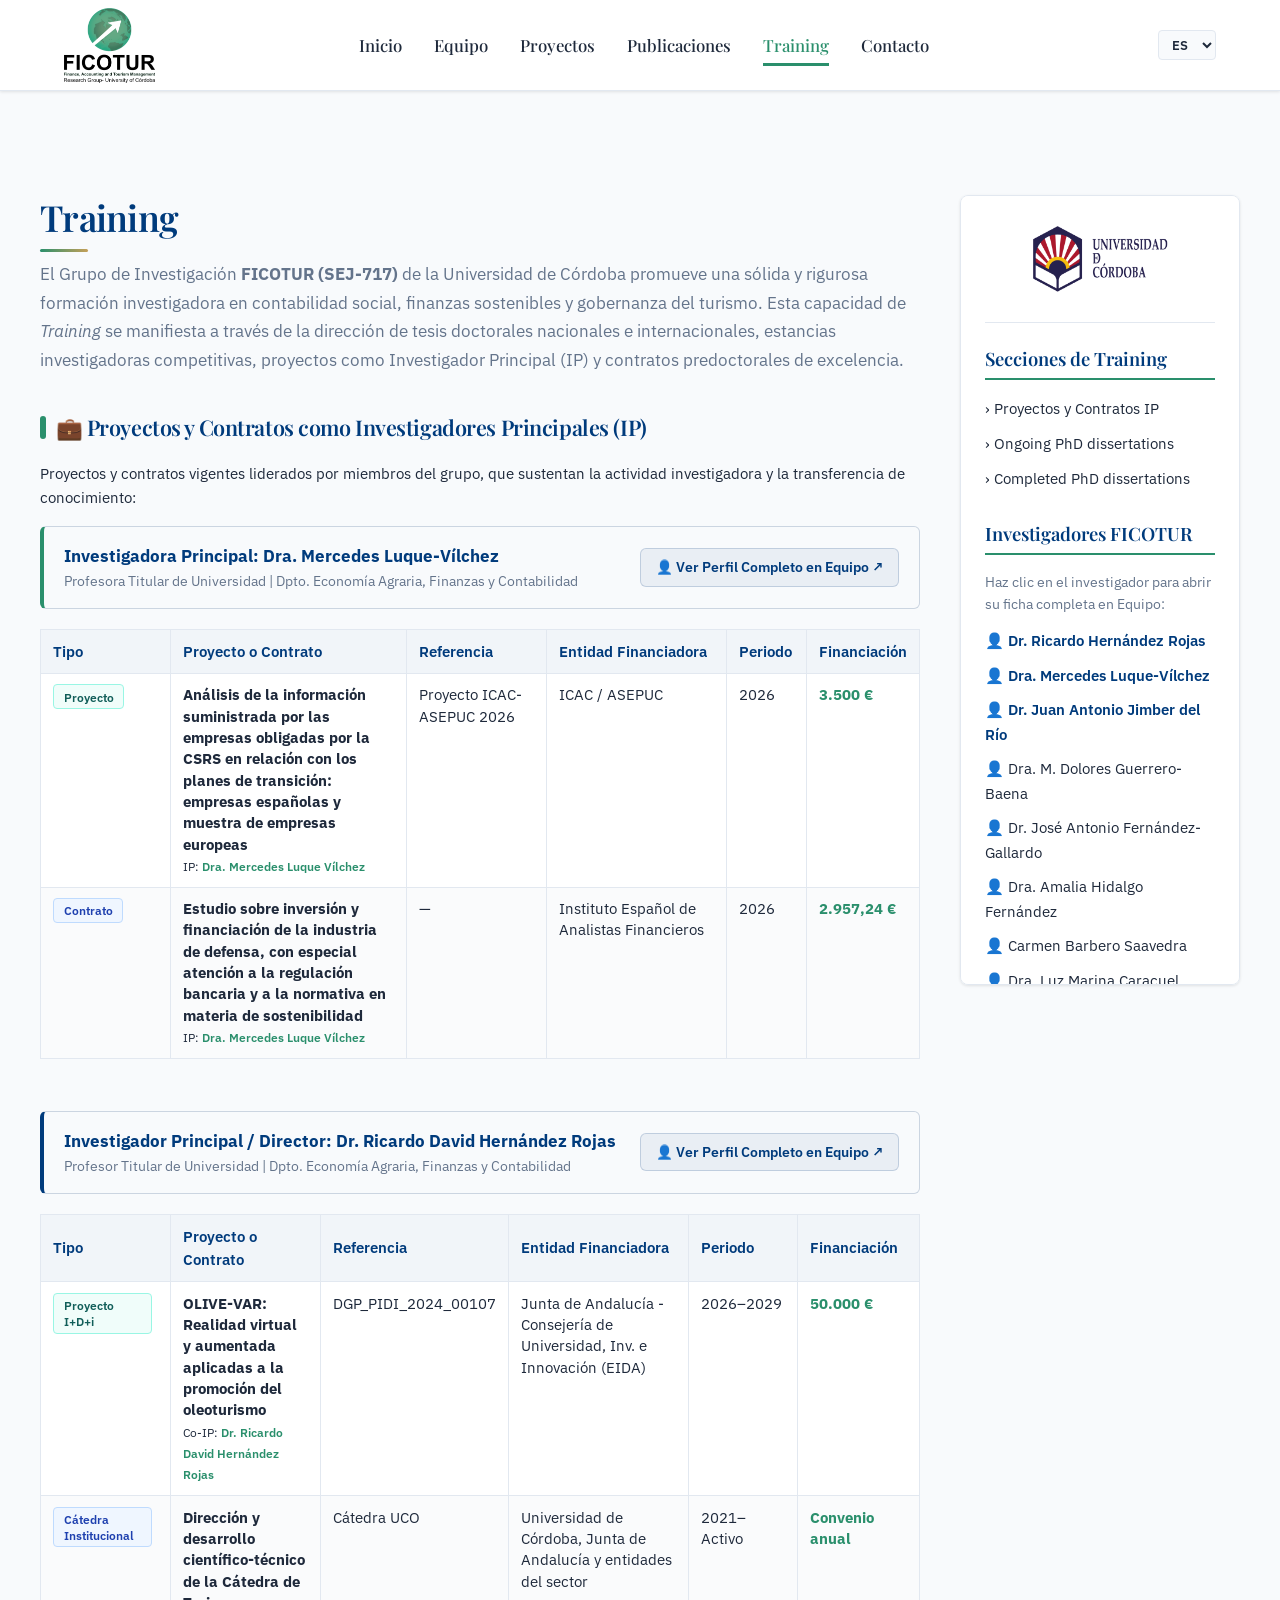
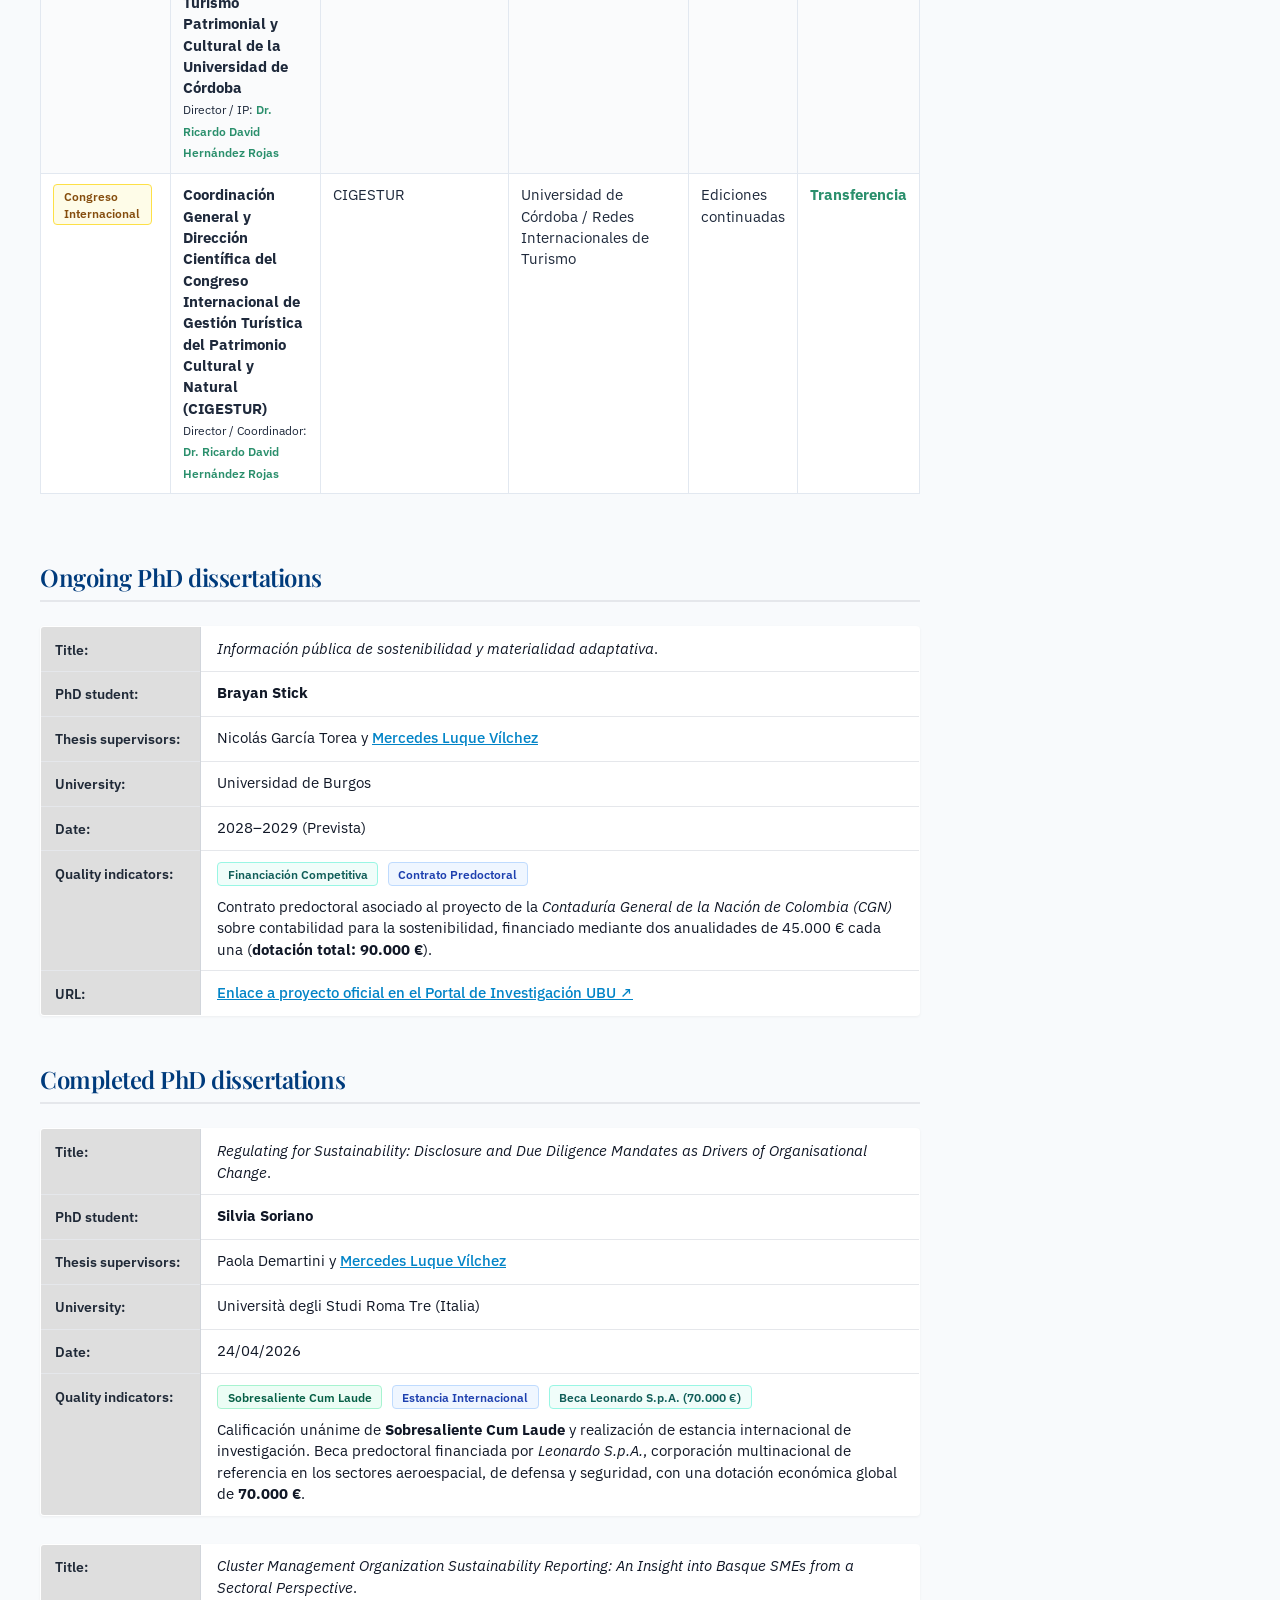
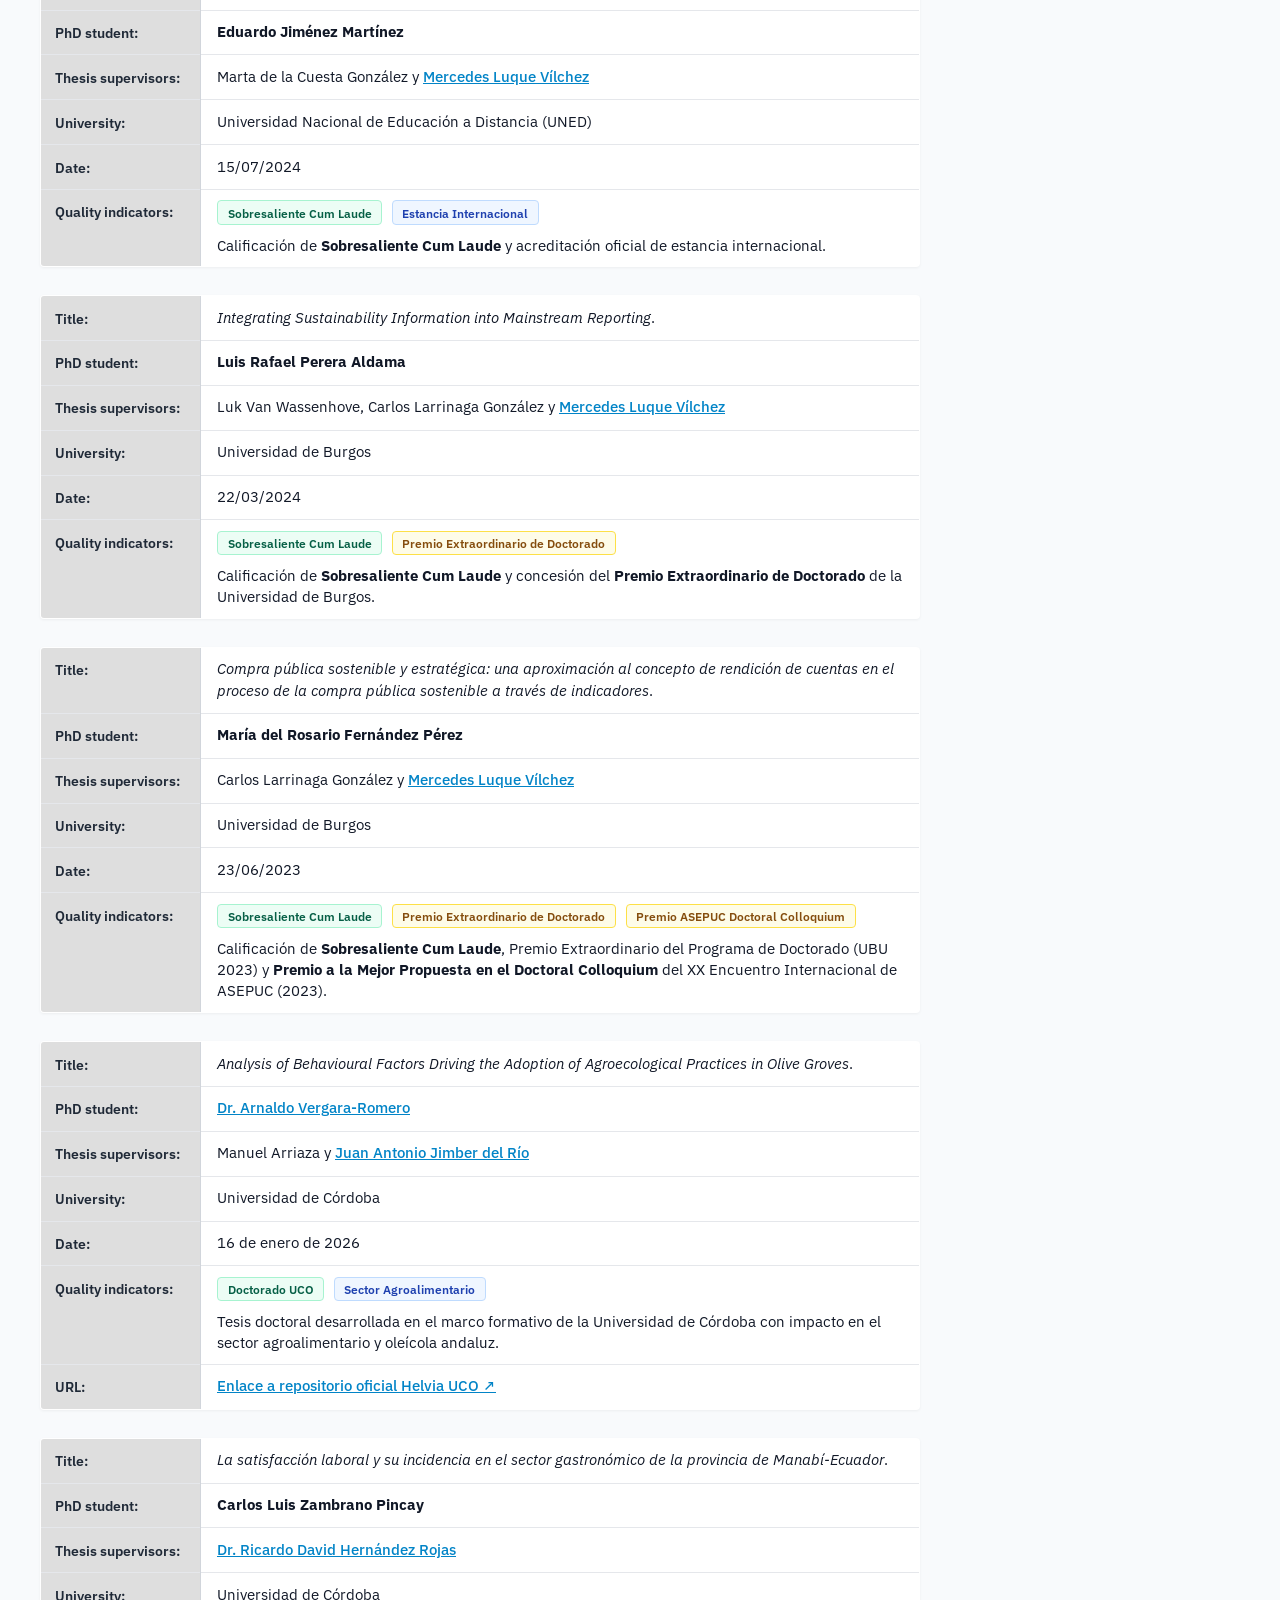
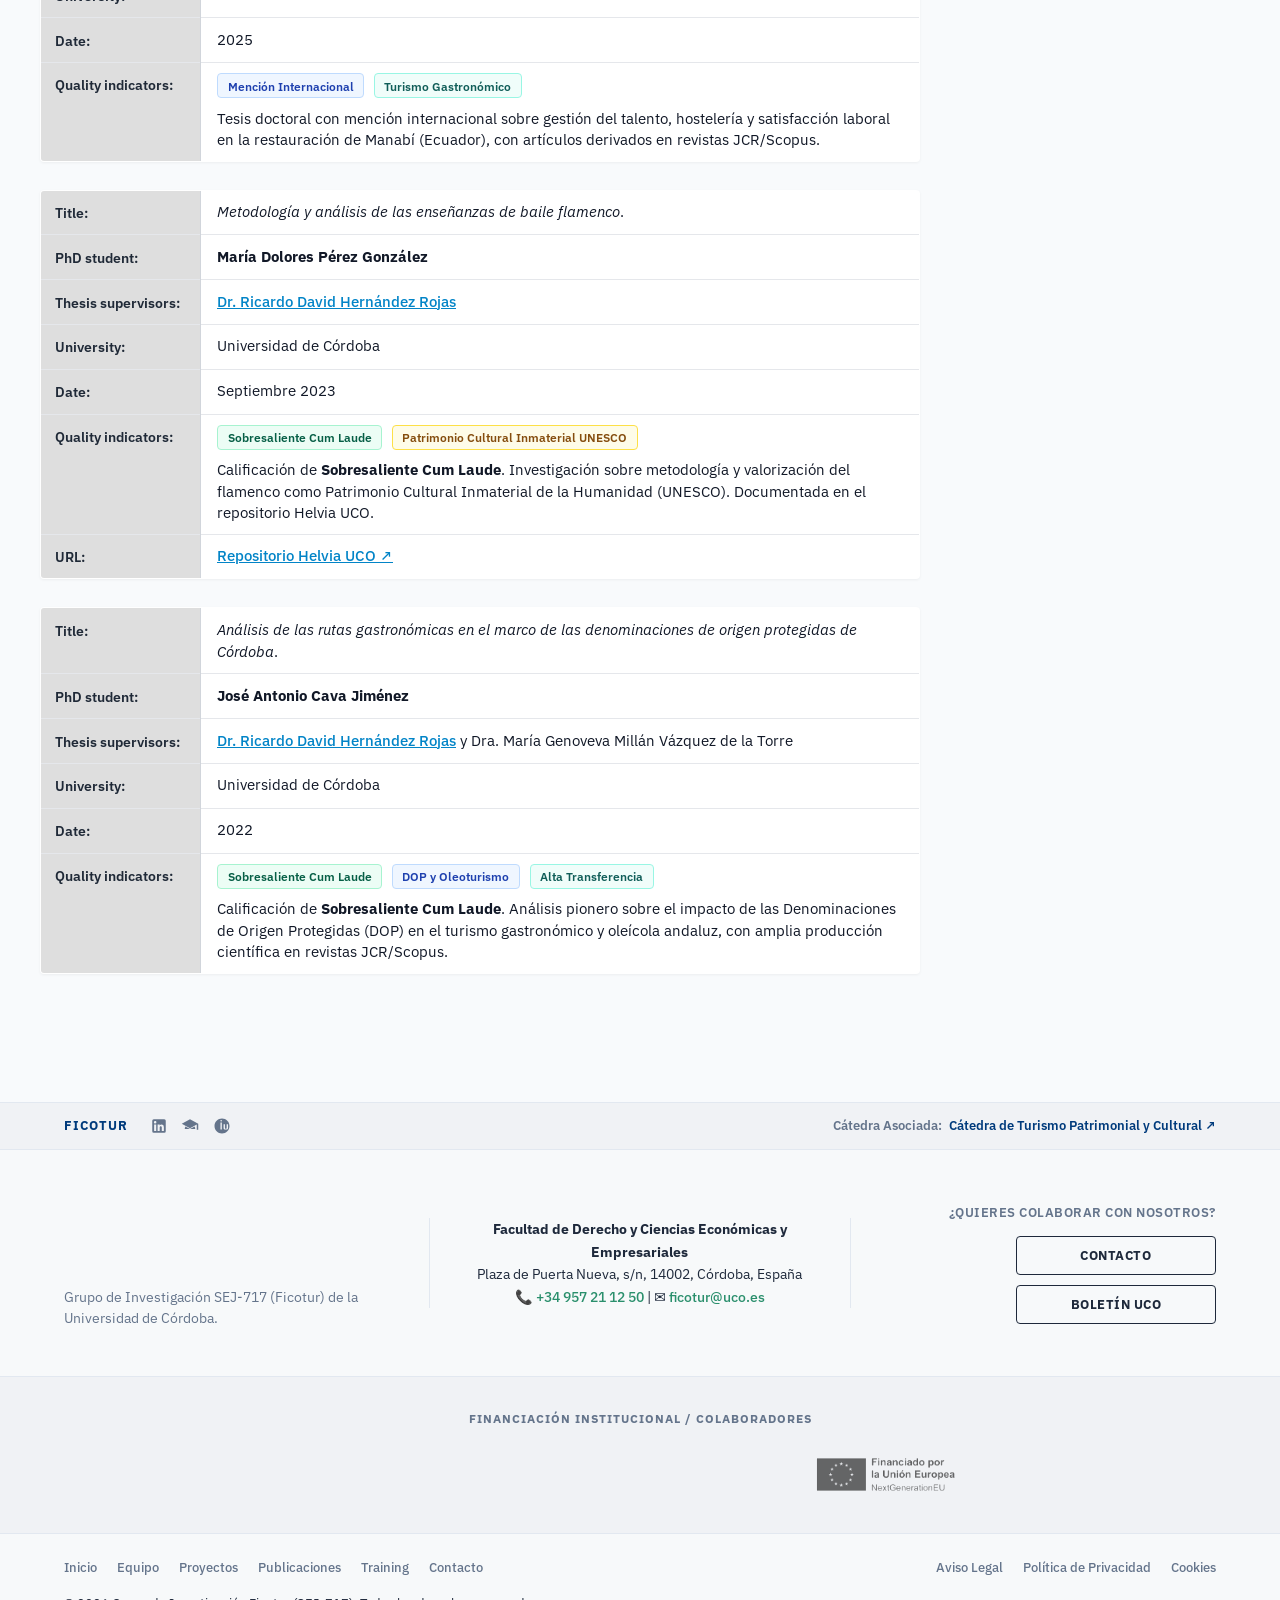
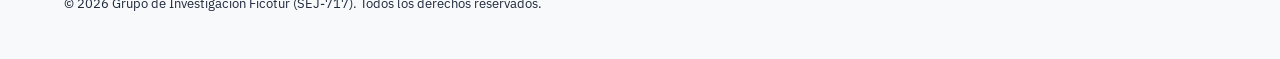
<file: training.html>
<!DOCTYPE html>
<html lang="es">
<head>
    <meta charset="UTF-8">
    <meta name="viewport" content="width=device-width, initial-scale=1.0">
    <title>Training y Formación Doctoral · FICOTUR (SEJ-717) | Universidad de Córdoba</title>
    <meta name="description" content="Capacidad de formación doctoral y predoctoral del Grupo FICOTUR (SEJ-717) de la Universidad de Córdoba. Tesis doctorales dirigidas, estancias internacionales y calidad científica.">
    <meta name="keywords" content="Training FICOTUR, Formación Doctoral, Tesis Doctorales, SEJ-717, Universidad de Córdoba, UCO, formación de investigadores, estancias internacionales, contabilidad, finanzas, turismo">
    <meta name="author" content="Grupo de Investigación FICOTUR (SEJ-717) · Universidad de Córdoba">
    <meta name="robots" content="noindex, nofollow, noarchive, nosnippet">
    <meta name="googlebot" content="noindex, nofollow, noarchive, nosnippet">
    <link rel="canonical" href="https://www.uco.es/investiga/grupos/ficotur/training.html">
    <link rel="sitemap" type="application/xml" title="Sitemap" href="sitemap.xml">
    <link rel="icon" type="image/png" href="logo_ficotur_vertical.png">
    <link rel="apple-touch-icon" href="logo_ficotur_vertical.png">
    <link rel="stylesheet" href="style.css">

    <!-- Open Graph / Meta Social -->
    <meta property="og:type" content="website">
    <meta property="og:title" content="Training y Formación Doctoral · FICOTUR (SEJ-717) | Universidad de Córdoba">
    <meta property="og:description" content="Formación de investigadores de excelencia, dirección de tesis doctorales y estancias internacionales en FICOTUR UCO.">
    <meta property="og:url" content="https://www.uco.es/investiga/grupos/ficotur/training.html">
    <meta property="og:image" content="https://www.uco.es/investiga/grupos/ficotur/logo_ficotur_vertical.png">
    <meta property="og:site_name" content="FICOTUR - Universidad de Córdoba">
    <meta property="og:locale" content="es_ES">

    <!-- Twitter Cards -->
    <meta name="twitter:card" content="summary_large_image">
    <meta name="twitter:title" content="Training y Formación Doctoral · FICOTUR (SEJ-717) | UCO">
    <meta name="twitter:description" content="Formación doctoral y calidad investigadora del Grupo FICOTUR.">
    <meta name="twitter:image" content="https://www.uco.es/investiga/grupos/ficotur/logo_ficotur_vertical.png">

    <!-- Schema.org JSON-LD -->
    <script type="application/ld+json">
    {
      "@context": "https://schema.org",
      "@type": "CollectionPage",
      "@id": "https://www.uco.es/investiga/grupos/ficotur/training.html",
      "url": "https://www.uco.es/investiga/grupos/ficotur/training.html",
      "name": "Training y Formación - FICOTUR UCO",
      "isPartOf": {
        "@type": "WebSite",
        "url": "https://www.uco.es/investiga/grupos/ficotur/index.html",
        "name": "FICOTUR - Universidad de Córdoba"
      }
    }
    </script>
</head>
<body>

    <!-- CABECERA PRINCIPAL -->
    <header class="header">
        <div class="container header-container">
            <a href="index.html" class="logo-link" aria-label="Página de inicio de Ficotur">
                <img src="logo_ficotur_vertical.png" alt="Logotipo oficial de Ficotur UCO" class="logo-img">
            </a>
            
            <button id="nav-toggle" class="nav-toggle" aria-expanded="false" aria-label="Abrir menú de navegación">
                ☰
            </button>
            
            <nav id="nav-menu" class="nav">
                <a href="index.html" class="nav-link" data-translate="nav-inicio">Inicio</a>
                <a href="equipo.html" class="nav-link" data-translate="nav-equipo">Equipo</a>
                <a href="proyectos.html" class="nav-link" data-translate="nav-proyectos">Proyectos</a>
                <a href="publicaciones.html" class="nav-link" data-translate="nav-publicaciones">Publicaciones</a>
                <a href="training.html" class="nav-link active" data-translate="nav-training">Training</a>
                <a href="contacto.html" class="nav-link" data-translate="nav-contacto">Contacto</a>
            </nav>

            <div class="lang-selector">
                <select id="lang-select" class="lang-select" aria-label="Seleccionar idioma">
                    <option value="es">ES</option>
                    <option value="en">EN</option>
                    <option value="fr">FR</option>
                    <option value="pt">PT</option>
                </select>
            </div>
        </div>
    </header>

    <main class="container section-padding">
        <div class="training-layout">
            <!-- COLUMNA PRINCIPAL -->
            <div class="training-content">
                <h1 class="section-title" style="margin-bottom: 0.5rem;">Training</h1>
                <p style="color: var(--text-muted); font-size: 1.05rem; line-height: 1.7; margin-bottom: 2rem;">
                    El Grupo de Investigación <strong>FICOTUR (SEJ-717)</strong> de la Universidad de Córdoba promueve una sólida y rigurosa formación investigadora en contabilidad social, finanzas sostenibles y gobernanza del turismo. Esta capacidad de <em>Training</em> se manifiesta a través de la dirección de tesis doctorales nacionales e internacionales, estancias investigadoras competitivas, proyectos como Investigador Principal (IP) y contratos predoctorales de excelencia.
                </p>

                <!-- SECCIÓN 1: PROYECTOS Y CONTRATOS COMO IP VINCULADOS -->
                <section id="proyectos-ip" style="margin-bottom: 3rem;">
                    <h2 class="training-category-title" style="font-size: 1.35rem;">
                        💼 Proyectos y Contratos como Investigadores Principales (IP)
                    </h2>
                    <p style="color: var(--text-dark); font-size: 0.95rem; margin-bottom: 1rem;">
                        Proyectos y contratos vigentes liderados por miembros del grupo, que sustentan la actividad investigadora y la transferencia de conocimiento:
                    </p>

                    <!-- Bloque Dra. Mercedes Luque-Vílchez -->
                    <div style="background: #f8fafc; border: 1px solid #cbd5e1; border-left: 4px solid var(--secondary); border-radius: 6px; padding: 1rem 1.25rem; margin-bottom: 1.25rem; display: flex; justify-content: space-between; align-items: center; flex-wrap: wrap; gap: 0.75rem;">
                        <div>
                            <strong style="color: var(--primary); font-size: 1.05rem;">Investigadora Principal: Dra. Mercedes Luque-Vílchez</strong>
                            <div style="font-size: 0.88rem; color: var(--text-muted);">Profesora Titular de Universidad | Dpto. Economía Agraria, Finanzas y Contabilidad</div>
                        </div>
                        <a href="equipo.html?investigador=investigador-3" class="btn-card-more" style="margin-top: 0;" aria-label="Ver ficha académica completa de la Dra. Mercedes Luque en Equipo">
                            👤 Ver Perfil Completo en Equipo ↗
                        </a>
                    </div>

                    <div style="overflow-x: auto; margin-bottom: 2rem;">
                        <table class="modal-table" style="font-size: 0.92rem; background: #fff;">
                            <thead>
                                <tr>
                                    <th style="width: 130px;">Tipo</th>
                                    <th>Proyecto o Contrato</th>
                                    <th style="width: 140px;">Referencia</th>
                                    <th style="width: 180px;">Entidad Financiadora</th>
                                    <th style="width: 80px;">Periodo</th>
                                    <th style="width: 100px;">Financiación</th>
                                </tr>
                            </thead>
                            <tbody>
                                <tr>
                                    <td><span class="quality-badge badge-funding">Proyecto</span></td>
                                    <td>
                                        <strong>Análisis de la información suministrada por las empresas obligadas por la CSRS en relación con los planes de transición: empresas españolas y muestra de empresas europeas</strong><br>
                                        <small style="color: var(--text-dark);">IP: <a href="equipo.html?investigador=investigador-3" style="color: var(--secondary); font-weight: 600;">Dra. Mercedes Luque Vílchez</a></small>
                                    </td>
                                    <td>Proyecto ICAC-ASEPUC 2026</td>
                                    <td>ICAC / ASEPUC</td>
                                    <td>2026</td>
                                    <td><strong style="color: var(--secondary);">3.500 €</strong></td>
                                </tr>
                                <tr>
                                    <td><span class="quality-badge badge-international">Contrato</span></td>
                                    <td>
                                        <strong>Estudio sobre inversión y financiación de la industria de defensa, con especial atención a la regulación bancaria y a la normativa en materia de sostenibilidad</strong><br>
                                        <small style="color: var(--text-dark);">IP: <a href="equipo.html?investigador=investigador-3" style="color: var(--secondary); font-weight: 600;">Dra. Mercedes Luque Vílchez</a></small>
                                    </td>
                                    <td>—</td>
                                    <td>Instituto Español de Analistas Financieros</td>
                                    <td>2026</td>
                                    <td><strong style="color: var(--secondary);">2.957,24 €</strong></td>
                                </tr>
                            </tbody>
                        </table>
                    </div>

                    <!-- Bloque Dr. Ricardo David Hernández Rojas -->
                    <div style="background: #f8fafc; border: 1px solid #cbd5e1; border-left: 4px solid var(--primary); border-radius: 6px; padding: 1rem 1.25rem; margin-bottom: 1.25rem; display: flex; justify-content: space-between; align-items: center; flex-wrap: wrap; gap: 0.75rem;">
                        <div>
                            <strong style="color: var(--primary); font-size: 1.05rem;">Investigador Principal / Director: Dr. Ricardo David Hernández Rojas</strong>
                            <div style="font-size: 0.88rem; color: var(--text-muted);">Profesor Titular de Universidad | Dpto. Economía Agraria, Finanzas y Contabilidad</div>
                        </div>
                        <a href="equipo.html?investigador=investigador-1" class="btn-card-more" style="margin-top: 0;" aria-label="Ver ficha académica completa del Dr. Ricardo Hernández Rojas en Equipo">
                            👤 Ver Perfil Completo en Equipo ↗
                        </a>
                    </div>

                    <div style="overflow-x: auto;">
                        <table class="modal-table" style="font-size: 0.92rem; background: #fff;">
                            <thead>
                                <tr>
                                    <th style="width: 130px;">Tipo</th>
                                    <th>Proyecto o Contrato</th>
                                    <th style="width: 140px;">Referencia</th>
                                    <th style="width: 180px;">Entidad Financiadora</th>
                                    <th style="width: 80px;">Periodo</th>
                                    <th style="width: 100px;">Financiación</th>
                                </tr>
                            </thead>
                            <tbody>
                                <tr>
                                    <td><span class="quality-badge badge-funding">Proyecto I+D+i</span></td>
                                    <td>
                                        <strong>OLIVE-VAR: Realidad virtual y aumentada aplicadas a la promoción del oleoturismo</strong><br>
                                        <small style="color: var(--text-dark);">Co-IP: <a href="equipo.html?investigador=investigador-1" style="color: var(--secondary); font-weight: 600;">Dr. Ricardo David Hernández Rojas</a></small>
                                    </td>
                                    <td>DGP_PIDI_2024_00107</td>
                                    <td>Junta de Andalucía - Consejería de Universidad, Inv. e Innovación (EIDA)</td>
                                    <td>2026–2029</td>
                                    <td><strong style="color: var(--secondary);">50.000 €</strong></td>
                                </tr>
                                <tr>
                                    <td><span class="quality-badge badge-international">Cátedra Institucional</span></td>
                                    <td>
                                        <strong>Dirección y desarrollo científico-técnico de la Cátedra de Turismo Patrimonial y Cultural de la Universidad de Córdoba</strong><br>
                                        <small style="color: var(--text-dark);">Director / IP: <a href="equipo.html?investigador=investigador-1" style="color: var(--secondary); font-weight: 600;">Dr. Ricardo David Hernández Rojas</a></small>
                                    </td>
                                    <td>Cátedra UCO</td>
                                    <td>Universidad de Córdoba, Junta de Andalucía y entidades del sector</td>
                                    <td>2021–Activo</td>
                                    <td><strong style="color: var(--secondary);">Convenio anual</strong></td>
                                </tr>
                                <tr>
                                    <td><span class="quality-badge badge-award">Congreso Internacional</span></td>
                                    <td>
                                        <strong>Coordinación General y Dirección Científica del Congreso Internacional de Gestión Turística del Patrimonio Cultural y Natural (CIGESTUR)</strong><br>
                                        <small style="color: var(--text-dark);">Director / Coordinador: <a href="equipo.html?investigador=investigador-1" style="color: var(--secondary); font-weight: 600;">Dr. Ricardo David Hernández Rojas</a></small>
                                    </td>
                                    <td>CIGESTUR</td>
                                    <td>Universidad de Córdoba / Redes Internacionales de Turismo</td>
                                    <td>Ediciones continuadas</td>
                                    <td><strong style="color: var(--secondary);">Transferencia</strong></td>
                                </tr>
                            </tbody>
                        </table>
                    </div>
                </section>

                <!-- SECCIÓN 2: ONGOING PHD DISSERTATIONS -->
                <section id="ongoing" style="margin-bottom: 3rem;">
                    <h2 style="font-size: 1.5rem; color: var(--primary); margin-bottom: 1.5rem; padding-bottom: 0.5rem; border-bottom: 2px solid #e5e7eb;">
                        Ongoing PhD dissertations
                    </h2>

                    <!-- Tesis Brayan Stick -->
                    <table class="weare-table">
                        <tbody>
                            <tr>
                                <td class="weare-label">Title:</td>
                                <td class="weare-val"><em>Información pública de sostenibilidad y materialidad adaptativa</em>.</td>
                            </tr>
                            <tr>
                                <td class="weare-label">PhD student:</td>
                                <td class="weare-val"><strong>Brayan Stick</strong></td>
                            </tr>
                            <tr>
                                <td class="weare-label">Thesis supervisors:</td>
                                <td class="weare-val">
                                    Nicolás García Torea y <a href="equipo.html?investigador=investigador-3" title="Ver perfil de la Dra. Mercedes Luque Vílchez">Mercedes Luque Vílchez</a>
                                </td>
                            </tr>
                            <tr>
                                <td class="weare-label">University:</td>
                                <td class="weare-val">Universidad de Burgos</td>
                            </tr>
                            <tr>
                                <td class="weare-label">Date:</td>
                                <td class="weare-val">2028–2029 (Prevista)</td>
                            </tr>
                            <tr>
                                <td class="weare-label">Quality indicators:</td>
                                <td class="weare-val">
                                    <span class="quality-badge badge-funding">Financiación Competitiva</span>
                                    <span class="quality-badge badge-international">Contrato Predoctoral</span>
                                    <p style="margin: 0.35rem 0 0; line-height: 1.45;">
                                        Contrato predoctoral asociado al proyecto de la <em>Contaduría General de la Nación de Colombia (CGN)</em> sobre contabilidad para la sostenibilidad, financiado mediante dos anualidades de 45.000 € cada una (<strong>dotación total: 90.000 €</strong>).
                                    </p>
                                </td>
                            </tr>
                            <tr>
                                <td class="weare-label">URL:</td>
                                <td class="weare-val">
                                    <a href="https://investigacion.ubu.es/proyectos/1472336/detalle" target="_blank" rel="noopener">
                                        Enlace a proyecto oficial en el Portal de Investigación UBU ↗
                                    </a>
                                </td>
                            </tr>
                        </tbody>
                    </table>
                </section>

                <!-- SECCIÓN 3: COMPLETED PHD DISSERTATIONS -->
                <section id="completed" style="margin-bottom: 3rem;">
                    <h2 style="font-size: 1.5rem; color: var(--primary); margin-bottom: 1.5rem; padding-bottom: 0.5rem; border-bottom: 2px solid #e5e7eb;">
                        Completed PhD dissertations
                    </h2>

                    <!-- Tesis Silvia Soriano (2026) -->
                    <table class="weare-table">
                        <tbody>
                            <tr>
                                <td class="weare-label">Title:</td>
                                <td class="weare-val"><em>Regulating for Sustainability: Disclosure and Due Diligence Mandates as Drivers of Organisational Change</em>.</td>
                            </tr>
                            <tr>
                                <td class="weare-label">PhD student:</td>
                                <td class="weare-val"><strong>Silvia Soriano</strong></td>
                            </tr>
                            <tr>
                                <td class="weare-label">Thesis supervisors:</td>
                                <td class="weare-val">
                                    Paola Demartini y <a href="equipo.html?investigador=investigador-3" title="Ver perfil de la Dra. Mercedes Luque Vílchez">Mercedes Luque Vílchez</a>
                                </td>
                            </tr>
                            <tr>
                                <td class="weare-label">University:</td>
                                <td class="weare-val">Università degli Studi Roma Tre (Italia)</td>
                            </tr>
                            <tr>
                                <td class="weare-label">Date:</td>
                                <td class="weare-val">24/04/2026</td>
                            </tr>
                            <tr>
                                <td class="weare-label">Quality indicators:</td>
                                <td class="weare-val">
                                    <span class="quality-badge badge-cum-laude">Sobresaliente Cum Laude</span>
                                    <span class="quality-badge badge-international">Estancia Internacional</span>
                                    <span class="quality-badge badge-funding">Beca Leonardo S.p.A. (70.000 €)</span>
                                    <p style="margin: 0.35rem 0 0; line-height: 1.45;">
                                        Calificación unánime de <strong>Sobresaliente Cum Laude</strong> y realización de estancia internacional de investigación. Beca predoctoral financiada por <em>Leonardo S.p.A.</em>, corporación multinacional de referencia en los sectores aeroespacial, de defensa y seguridad, con una dotación económica global de <strong>70.000 €</strong>.
                                    </p>
                                </td>
                            </tr>
                        </tbody>
                    </table>

                    <!-- Tesis Eduardo Jiménez Martínez (2024) -->
                    <table class="weare-table">
                        <tbody>
                            <tr>
                                <td class="weare-label">Title:</td>
                                <td class="weare-val"><em>Cluster Management Organization Sustainability Reporting: An Insight into Basque SMEs from a Sectoral Perspective</em>.</td>
                            </tr>
                            <tr>
                                <td class="weare-label">PhD student:</td>
                                <td class="weare-val"><strong>Eduardo Jiménez Martínez</strong></td>
                            </tr>
                            <tr>
                                <td class="weare-label">Thesis supervisors:</td>
                                <td class="weare-val">
                                    Marta de la Cuesta González y <a href="equipo.html?investigador=investigador-3" title="Ver perfil de la Dra. Mercedes Luque Vílchez">Mercedes Luque Vílchez</a>
                                </td>
                            </tr>
                            <tr>
                                <td class="weare-label">University:</td>
                                <td class="weare-val">Universidad Nacional de Educación a Distancia (UNED)</td>
                            </tr>
                            <tr>
                                <td class="weare-label">Date:</td>
                                <td class="weare-val">15/07/2024</td>
                            </tr>
                            <tr>
                                <td class="weare-label">Quality indicators:</td>
                                <td class="weare-val">
                                    <span class="quality-badge badge-cum-laude">Sobresaliente Cum Laude</span>
                                    <span class="quality-badge badge-international">Estancia Internacional</span>
                                    <p style="margin: 0.35rem 0 0; line-height: 1.45;">
                                        Calificación de <strong>Sobresaliente Cum Laude</strong> y acreditación oficial de estancia internacional.
                                    </p>
                                </td>
                            </tr>
                        </tbody>
                    </table>

                    <!-- Tesis Luis Rafael Perera Aldama (2024) -->
                    <table class="weare-table">
                        <tbody>
                            <tr>
                                <td class="weare-label">Title:</td>
                                <td class="weare-val"><em>Integrating Sustainability Information into Mainstream Reporting</em>.</td>
                            </tr>
                            <tr>
                                <td class="weare-label">PhD student:</td>
                                <td class="weare-val"><strong>Luis Rafael Perera Aldama</strong></td>
                            </tr>
                            <tr>
                                <td class="weare-label">Thesis supervisors:</td>
                                <td class="weare-val">
                                    Luk Van Wassenhove, Carlos Larrinaga González y <a href="equipo.html?investigador=investigador-3" title="Ver perfil de la Dra. Mercedes Luque Vílchez">Mercedes Luque Vílchez</a>
                                </td>
                            </tr>
                            <tr>
                                <td class="weare-label">University:</td>
                                <td class="weare-val">Universidad de Burgos</td>
                            </tr>
                            <tr>
                                <td class="weare-label">Date:</td>
                                <td class="weare-val">22/03/2024</td>
                            </tr>
                            <tr>
                                <td class="weare-label">Quality indicators:</td>
                                <td class="weare-val">
                                    <span class="quality-badge badge-cum-laude">Sobresaliente Cum Laude</span>
                                    <span class="quality-badge badge-award">Premio Extraordinario de Doctorado</span>
                                    <p style="margin: 0.35rem 0 0; line-height: 1.45;">
                                        Calificación de <strong>Sobresaliente Cum Laude</strong> y concesión del <strong>Premio Extraordinario de Doctorado</strong> de la Universidad de Burgos.
                                    </p>
                                </td>
                            </tr>
                        </tbody>
                    </table>

                    <!-- Tesis María del Rosario Fernández Pérez (2023) -->
                    <table class="weare-table">
                        <tbody>
                            <tr>
                                <td class="weare-label">Title:</td>
                                <td class="weare-val"><em>Compra pública sostenible y estratégica: una aproximación al concepto de rendición de cuentas en el proceso de la compra pública sostenible a través de indicadores</em>.</td>
                            </tr>
                            <tr>
                                <td class="weare-label">PhD student:</td>
                                <td class="weare-val"><strong>María del Rosario Fernández Pérez</strong></td>
                            </tr>
                            <tr>
                                <td class="weare-label">Thesis supervisors:</td>
                                <td class="weare-val">
                                    Carlos Larrinaga González y <a href="equipo.html?investigador=investigador-3" title="Ver perfil de la Dra. Mercedes Luque Vílchez">Mercedes Luque Vílchez</a>
                                </td>
                            </tr>
                            <tr>
                                <td class="weare-label">University:</td>
                                <td class="weare-val">Universidad de Burgos</td>
                            </tr>
                            <tr>
                                <td class="weare-label">Date:</td>
                                <td class="weare-val">23/06/2023</td>
                            </tr>
                            <tr>
                                <td class="weare-label">Quality indicators:</td>
                                <td class="weare-val">
                                    <span class="quality-badge badge-cum-laude">Sobresaliente Cum Laude</span>
                                    <span class="quality-badge badge-award">Premio Extraordinario de Doctorado</span>
                                    <span class="quality-badge badge-award">Premio ASEPUC Doctoral Colloquium</span>
                                    <p style="margin: 0.35rem 0 0; line-height: 1.45;">
                                        Calificación de <strong>Sobresaliente Cum Laude</strong>, Premio Extraordinario del Programa de Doctorado (UBU 2023) y <strong>Premio a la Mejor Propuesta en el Doctoral Colloquium</strong> del XX Encuentro Internacional de ASEPUC (2023).
                                    </p>
                                </td>
                            </tr>
                        </tbody>
                    </table>

                    <!-- Tesis Dr. Arnaldo Vergara-Romero (2026) -->
                    <table class="weare-table">
                        <tbody>
                            <tr>
                                <td class="weare-label">Title:</td>
                                <td class="weare-val"><em>Analysis of Behavioural Factors Driving the Adoption of Agroecological Practices in Olive Groves</em>.</td>
                            </tr>
                            <tr>
                                <td class="weare-label">PhD student:</td>
                                <td class="weare-val"><a href="equipo.html?investigador=investigador-10">Dr. Arnaldo Vergara-Romero</a></td>
                            </tr>
                            <tr>
                                <td class="weare-label">Thesis supervisors:</td>
                                <td class="weare-val">
                                    Manuel Arriaza y <a href="equipo.html?investigador=investigador-7" title="Ver perfil del Dr. Juan Antonio Jimber del Río">Juan Antonio Jimber del Río</a>
                                </td>
                            </tr>
                            <tr>
                                <td class="weare-label">University:</td>
                                <td class="weare-val">Universidad de Córdoba</td>
                            </tr>
                            <tr>
                                <td class="weare-label">Date:</td>
                                <td class="weare-val">16 de enero de 2026</td>
                            </tr>
                            <tr>
                                <td class="weare-label">Quality indicators:</td>
                                <td class="weare-val">
                                    <span class="quality-badge badge-cum-laude">Doctorado UCO</span>
                                    <span class="quality-badge badge-international">Sector Agroalimentario</span>
                                    <p style="margin: 0.35rem 0 0; line-height: 1.45;">
                                        Tesis doctoral desarrollada en el marco formativo de la Universidad de Córdoba con impacto en el sector agroalimentario y oleícola andaluz.
                                    </p>
                                </td>
                            </tr>
                            <tr>
                                <td class="weare-label">URL:</td>
                                <td class="weare-val">
                                    <a href="https://helvia.uco.es/xmlui/handle/10396/35046" target="_blank" rel="noopener">
                                        Enlace a repositorio oficial Helvia UCO ↗
                                    </a>
                                </td>
                            </tr>
                        </tbody>
                    </table>

                    <!-- Tesis Carlos Luis Zambrano Pincay (2025) - Dr. Ricardo -->
                    <table class="weare-table">
                        <tbody>
                            <tr>
                                <td class="weare-label">Title:</td>
                                <td class="weare-val"><em>La satisfacción laboral y su incidencia en el sector gastronómico de la provincia de Manabí-Ecuador</em>.</td>
                            </tr>
                            <tr>
                                <td class="weare-label">PhD student:</td>
                                <td class="weare-val"><strong>Carlos Luis Zambrano Pincay</strong></td>
                            </tr>
                            <tr>
                                <td class="weare-label">Thesis supervisors:</td>
                                <td class="weare-val">
                                    <a href="equipo.html?investigador=investigador-1" title="Ver perfil del Dr. Ricardo David Hernández Rojas">Dr. Ricardo David Hernández Rojas</a>
                                </td>
                            </tr>
                            <tr>
                                <td class="weare-label">University:</td>
                                <td class="weare-val">Universidad de Córdoba</td>
                            </tr>
                            <tr>
                                <td class="weare-label">Date:</td>
                                <td class="weare-val">2025</td>
                            </tr>
                            <tr>
                                <td class="weare-label">Quality indicators:</td>
                                <td class="weare-val">
                                    <span class="quality-badge badge-international">Mención Internacional</span>
                                    <span class="quality-badge badge-funding">Turismo Gastronómico</span>
                                    <p style="margin: 0.35rem 0 0; line-height: 1.45;">
                                        Tesis doctoral con mención internacional sobre gestión del talento, hostelería y satisfacción laboral en la restauración de Manabí (Ecuador), con artículos derivados en revistas JCR/Scopus.
                                    </p>
                                </td>
                            </tr>
                        </tbody>
                    </table>

                    <!-- Tesis María Dolores Pérez González (2023) - Dr. Ricardo -->
                    <table class="weare-table">
                        <tbody>
                            <tr>
                                <td class="weare-label">Title:</td>
                                <td class="weare-val"><em>Metodología y análisis de las enseñanzas de baile flamenco</em>.</td>
                            </tr>
                            <tr>
                                <td class="weare-label">PhD student:</td>
                                <td class="weare-val"><strong>María Dolores Pérez González</strong></td>
                            </tr>
                            <tr>
                                <td class="weare-label">Thesis supervisors:</td>
                                <td class="weare-val">
                                    <a href="equipo.html?investigador=investigador-1" title="Ver perfil del Dr. Ricardo David Hernández Rojas">Dr. Ricardo David Hernández Rojas</a>
                                </td>
                            </tr>
                            <tr>
                                <td class="weare-label">University:</td>
                                <td class="weare-val">Universidad de Córdoba</td>
                            </tr>
                            <tr>
                                <td class="weare-label">Date:</td>
                                <td class="weare-val">Septiembre 2023</td>
                            </tr>
                            <tr>
                                <td class="weare-label">Quality indicators:</td>
                                <td class="weare-val">
                                    <span class="quality-badge badge-cum-laude">Sobresaliente Cum Laude</span>
                                    <span class="quality-badge badge-award">Patrimonio Cultural Inmaterial UNESCO</span>
                                    <p style="margin: 0.35rem 0 0; line-height: 1.45;">
                                        Calificación de <strong>Sobresaliente Cum Laude</strong>. Investigación sobre metodología y valorización del flamenco como Patrimonio Cultural Inmaterial de la Humanidad (UNESCO). Documentada en el repositorio Helvia UCO.
                                    </p>
                                </td>
                            </tr>
                            <tr>
                                <td class="weare-label">URL:</td>
                                <td class="weare-val">
                                    <a href="https://helvia.uco.es" target="_blank" rel="noopener">Repositorio Helvia UCO ↗</a>
                                </td>
                            </tr>
                        </tbody>
                    </table>

                    <!-- Tesis José Antonio Cava Jiménez (2022) - Dr. Ricardo -->
                    <table class="weare-table">
                        <tbody>
                            <tr>
                                <td class="weare-label">Title:</td>
                                <td class="weare-val"><em>Análisis de las rutas gastronómicas en el marco de las denominaciones de origen protegidas de Córdoba</em>.</td>
                            </tr>
                            <tr>
                                <td class="weare-label">PhD student:</td>
                                <td class="weare-val"><strong>José Antonio Cava Jiménez</strong></td>
                            </tr>
                            <tr>
                                <td class="weare-label">Thesis supervisors:</td>
                                <td class="weare-val">
                                    <a href="equipo.html?investigador=investigador-1" title="Ver perfil del Dr. Ricardo David Hernández Rojas">Dr. Ricardo David Hernández Rojas</a> y Dra. María Genoveva Millán Vázquez de la Torre
                                </td>
                            </tr>
                            <tr>
                                <td class="weare-label">University:</td>
                                <td class="weare-val">Universidad de Córdoba</td>
                            </tr>
                            <tr>
                                <td class="weare-label">Date:</td>
                                <td class="weare-val">2022</td>
                            </tr>
                            <tr>
                                <td class="weare-label">Quality indicators:</td>
                                <td class="weare-val">
                                    <span class="quality-badge badge-cum-laude">Sobresaliente Cum Laude</span>
                                    <span class="quality-badge badge-international">DOP y Oleoturismo</span>
                                    <span class="quality-badge badge-funding">Alta Transferencia</span>
                                    <p style="margin: 0.35rem 0 0; line-height: 1.45;">
                                        Calificación de <strong>Sobresaliente Cum Laude</strong>. Análisis pionero sobre el impacto de las Denominaciones de Origen Protegidas (DOP) en el turismo gastronómico y oleícola andaluz, con amplia producción científica en revistas JCR/Scopus.
                                    </p>
                                </td>
                            </tr>
                        </tbody>
                    </table>
                </section>
            </div>

            <!-- BARRA LATERAL (ESTILO WEARE) -->
            <aside class="weare-sidebar">
                <div style="text-align: center; margin-bottom: 1.5rem; padding-bottom: 1rem; border-bottom: 1px solid var(--border-color);">
                    <a href="https://www.uco.es" target="_blank" rel="noopener">
                        <img src="logo_uco.png" alt="Logotipo Universidad de Córdoba" style="max-width: 150px; height: auto;">
                    </a>
                </div>

                <h3 class="weare-sidebar-title">Secciones de Training</h3>
                <ul class="weare-sidebar-menu">
                    <li><a href="#proyectos-ip">› Proyectos y Contratos IP</a></li>
                    <li><a href="#ongoing">› Ongoing PhD dissertations</a></li>
                    <li><a href="#completed">› Completed PhD dissertations</a></li>
                </ul>

                <h3 class="weare-sidebar-title" style="margin-top: 2rem;">Investigadores FICOTUR</h3>
                <p style="font-size: 0.88rem; color: var(--text-muted); margin-bottom: 0.75rem;">
                    Haz clic en el investigador para abrir su ficha completa en Equipo:
                </p>
                <ul class="weare-sidebar-menu">
                    <li>
                        <a href="equipo.html?investigador=investigador-1" style="font-weight: 600; color: var(--primary);">
                            👤 Dr. Ricardo Hernández Rojas
                        </a>
                    </li>
                    <li>
                        <a href="equipo.html?investigador=investigador-3" style="font-weight: 600; color: var(--primary);">
                            👤 Dra. Mercedes Luque-Vílchez
                        </a>
                    </li>
                    <li>
                        <a href="equipo.html?investigador=investigador-7" style="font-weight: 600; color: var(--primary);">
                            👤 Dr. Juan Antonio Jimber del Río
                        </a>
                    </li>
                    <li>
                        <a href="equipo.html?investigador=investigador-6">
                            👤 Dra. M. Dolores Guerrero-Baena
                        </a>
                    </li>
                    <li>
                        <a href="equipo.html?investigador=investigador-4">
                            👤 Dr. José Antonio Fernández-Gallardo
                        </a>
                    </li>
                    <li>
                        <a href="equipo.html?investigador=investigador-8">
                            👤 Dra. Amalia Hidalgo Fernández
                        </a>
                    </li>
                    <li>
                        <a href="equipo.html?investigador=investigador-5">
                            👤 Carmen Barbero Saavedra
                        </a>
                    </li>
                    <li>
                        <a href="equipo.html?investigador=investigador-9">
                            👤 Dra. Luz Marina Caracuel Sillero
                        </a>
                    </li>
                    <li>
                        <a href="equipo.html?investigador=investigador-2">
                            👤 Leonardo A. Gallardo Apolo
                        </a>
                    </li>
                    <li>
                        <a href="equipo.html?investigador=investigador-10">
                            👤 Dr. Arnaldo Vergara-Romero
                        </a>
                    </li>
                    <li style="margin-top: 0.5rem; padding-top: 0.5rem; border-top: 1px solid var(--border-color);">
                        <a href="equipo.html">
                            › Ver todo el equipo investigador →
                        </a>
                    </li>
                </ul>

                <div style="margin-top: 2rem; padding: 1rem; background: #f8fafc; border-radius: 6px; border: 1px solid #e2e8f0; font-size: 0.85rem;">
                    <strong style="color: var(--primary); display: block; margin-bottom: 0.25rem;">Doctorado UCO:</strong>
                    Programas oficiales de doctorado en Ciencias Sociales y Jurídicas y EIDAS Agroalimentación.
                </div>
            </aside>
        </div>
    </main>

    <!-- PIE DE PÁGINA (ESTILO CNIO) -->
    <footer class="footer-cnio">
        <!-- 1. Barra superior: Redes y Accesos -->
        <div class="footer-top-bar">
            <div class="container footer-top-inner">
                <div class="footer-socials">
                    <span class="social-prefix">FICOTUR</span>
                    <a href="https://www.linkedin.com/in/ricardohernandezrojas" target="_blank" rel="noopener" aria-label="LinkedIn">
                        <svg class="icon-svg" viewBox="0 0 24 24"><path fill="currentColor" d="M19 3a2 2 0 0 1 2 2v14a2 2 0 0 1-2 2H5a2 2 0 0 1-2-2V5a2 2 0 0 1 2-2h14m-.5 15.5v-5.3a3.26 3.26 0 0 0-3.26-3.26c-.85 0-1.84.52-2.32 1.3v-1.11h-2.79v8.37h2.79v-4.93c0-.77.62-1.4 1.39-1.4a1.4 1.4 0 0 1 1.4 1.4v4.93h2.79M6.88 8.56a1.68 1.68 0 0 0 1.68-1.68c0-.93-.75-1.69-1.68-1.69a1.69 1.69 0 0 0-1.69 1.69c0 .93.76 1.68 1.69 1.68m1.39 9.94v-8.37H5.5v8.37h2.77z"/></svg>
                    </a>
                    <a href="https://scholar.google.es/citations?user=Y70n6oMAAAAJ" target="_blank" rel="noopener" aria-label="Google Scholar">
                        <svg class="icon-svg" viewBox="0 0 24 24"><path fill="currentColor" d="M12 3L1 9l11 6l9-4.91V17h2V9L12 3M5.89 12.55L12 15.88l6.11-3.33c.6.93.89 2 .89 3.45H5c0-1.45.29-2.52.89-3.45Z"/></svg>
                    </a>
                    <a href="https://orcid.org/0000-0002-3055-2151" target="_blank" rel="noopener" aria-label="ORCID">
                        <svg class="icon-svg" viewBox="0 0 24 24"><path fill="currentColor" d="M12 2C6.477 2 2 6.477 2 12s4.477 10 10 10s10-4.477 10-10S17.523 2 12 2zm-.229 14.808H9.95V7.198h1.822v9.61zm-.911-10.8c-.615 0-1.077-.456-1.077-1.077c0-.621.462-1.077 1.077-1.077c.621 0 1.077.456 1.077 1.077c0 .621-.456 1.077-1.077 1.077zm5.556 10.8c-1.371 0-2.316-.948-2.316-2.304v-4.996h1.84v4.996c0 .736.43 1.157 1.134 1.157c.71 0 1.144-.421 1.144-1.157v-4.996h1.84v4.996c0 1.356-.948 2.304-2.642 2.304z"/></svg>
                    </a>
                </div>
                <div class="footer-top-right">
                    <span class="co-prefix">Cátedra Asociada:</span>
                    <a href="https://www.uco.es/catedrasyaulas/catedraturismo/" target="_blank" rel="noopener">Cátedra de Turismo Patrimonial y Cultural ↗</a>
                </div>
            </div>
        </div>

        <!-- 2. Sección central: Marca, Info y Acciones -->
        <div class="footer-middle-section">
            <div class="container footer-middle-grid">
                <div class="footer-col-brand">
                    <a href="index.html" class="footer-logo-link">
                        <img src="logo_ficotur.png" alt="Logotipo Ficotur UCO" class="footer-logo">
                    </a>
                    <p class="footer-tagline">Grupo de Investigación SEJ-717 (Ficotur) de la Universidad de Córdoba.</p>
                </div>
                
                <div class="footer-col-info">
                    <p class="footer-address">
                        <strong>Facultad de Derecho y Ciencias Económicas y Empresariales</strong><br>
                        Plaza de Puerta Nueva, s/n, 14002, Córdoba, España<br>
                        📞 <a href="tel:+34957211250">+34 957 21 12 50</a> | ✉️ <a href="mailto:ficotur@uco.es">ficotur@uco.es</a>
                    </p>
                </div>
                
                <div class="footer-col-actions">
                    <p class="actions-title">¿Quieres colaborar con nosotros?</p>
                    <a href="contacto.html" class="btn-footer-outline">CONTACTO</a>
                    <a href="https://www.uco.es/servicios/actualidad/boletines" target="_blank" rel="noopener" class="btn-footer-outline">BOLETÍN UCO</a>
                </div>
            </div>
        </div>

        <!-- 3. Sección de logos de Financiación -->
        <div class="footer-funding-section">
            <div class="container">
                <span class="funding-title">Financiación institucional / Colaboradores</span>
                <div class="funding-logos-grid">
                    <a href="https://www.uco.es/" target="_blank" rel="noopener" aria-label="Universidad de Córdoba">
                        <img src="logo_uco.png" alt="Universidad de Córdoba" class="funding-logo">
                    </a>
                    <a href="https://www.uco.es/catedrasyaulas/catedraturismo/" target="_blank" rel="noopener" aria-label="Cátedra de Turismo Patrimonial y Cultural">
                        <img src="logo_catedra.png" alt="Cátedra de Turismo Patrimonial y Cultural" class="funding-logo">
                    </a>
                    <a href="https://www.juntadeandalucia.es/organismos/universidadinvestigacioneinnovacion/areas/universidad.html" target="_blank" rel="noopener" aria-label="Junta de Andalucía">
                        <img src="logo_junta.png" alt="Junta de Andalucía" class="funding-logo">
                    </a>
                    <a href="https://fecyt.es/es/tematica/investigacion" target="_blank" rel="noopener" aria-label="Ministerio de Ciencia e Innovación - FECYT">
                        <img src="logo_ministerio_fecyt.png" alt="Ministerio de Ciencia e Innovación - FECYT" class="funding-logo">
                    </a>
                    <a href="https://www.consilium.europa.eu/es/council-eu/search-the-list-of-council-preparatory-bodies/working-party-on-research/" target="_blank" rel="noopener" aria-label="Financiado por la Unión Europea - NextGenerationEU">
                        <img src="logo_ue_nextgen.png" alt="Financiado por la Unión Europea - NextGenerationEU" class="funding-logo">
                    </a>
                </div>
            </div>
        </div>

        <!-- 4. Barra de enlaces legales y créditos -->
        <div class="footer-bottom-bar">
            <div class="container footer-bottom-inner">
                <div class="footer-bottom-links">
                    <a href="index.html" data-translate="nav-inicio">Inicio</a>
                    <a href="equipo.html" data-translate="nav-equipo">Equipo</a>
                    <a href="proyectos.html" data-translate="nav-proyectos">Proyectos</a>
                    <a href="publicaciones.html" data-translate="nav-publicaciones">Publicaciones</a>
                    <a href="training.html" data-translate="nav-training">Training</a>
                    <a href="contacto.html" data-translate="nav-contacto">Contacto</a>
                </div>
                <div class="footer-legal-links">
                    <a href="#" id="footer-btn-legal" data-translate="footer-legal">Aviso Legal</a>
                    <a href="#" id="footer-btn-privacy" data-translate="footer-privacy">Política de Privacidad</a>
                    <a href="#" id="footer-btn-cookies" data-translate="footer-cookies">Cookies</a>
                </div>
                <p class="footer-credits" data-translate="footer-derechos">
                    © 2026 Grupo de Investigación Ficotur (SEJ-717). Todos los derechos reservados.
                </p>
            </div>
        </div>
    </footer>

    <script src="traducciones.js"></script>
    <script src="app.js"></script>
</body>
</html>
</file>
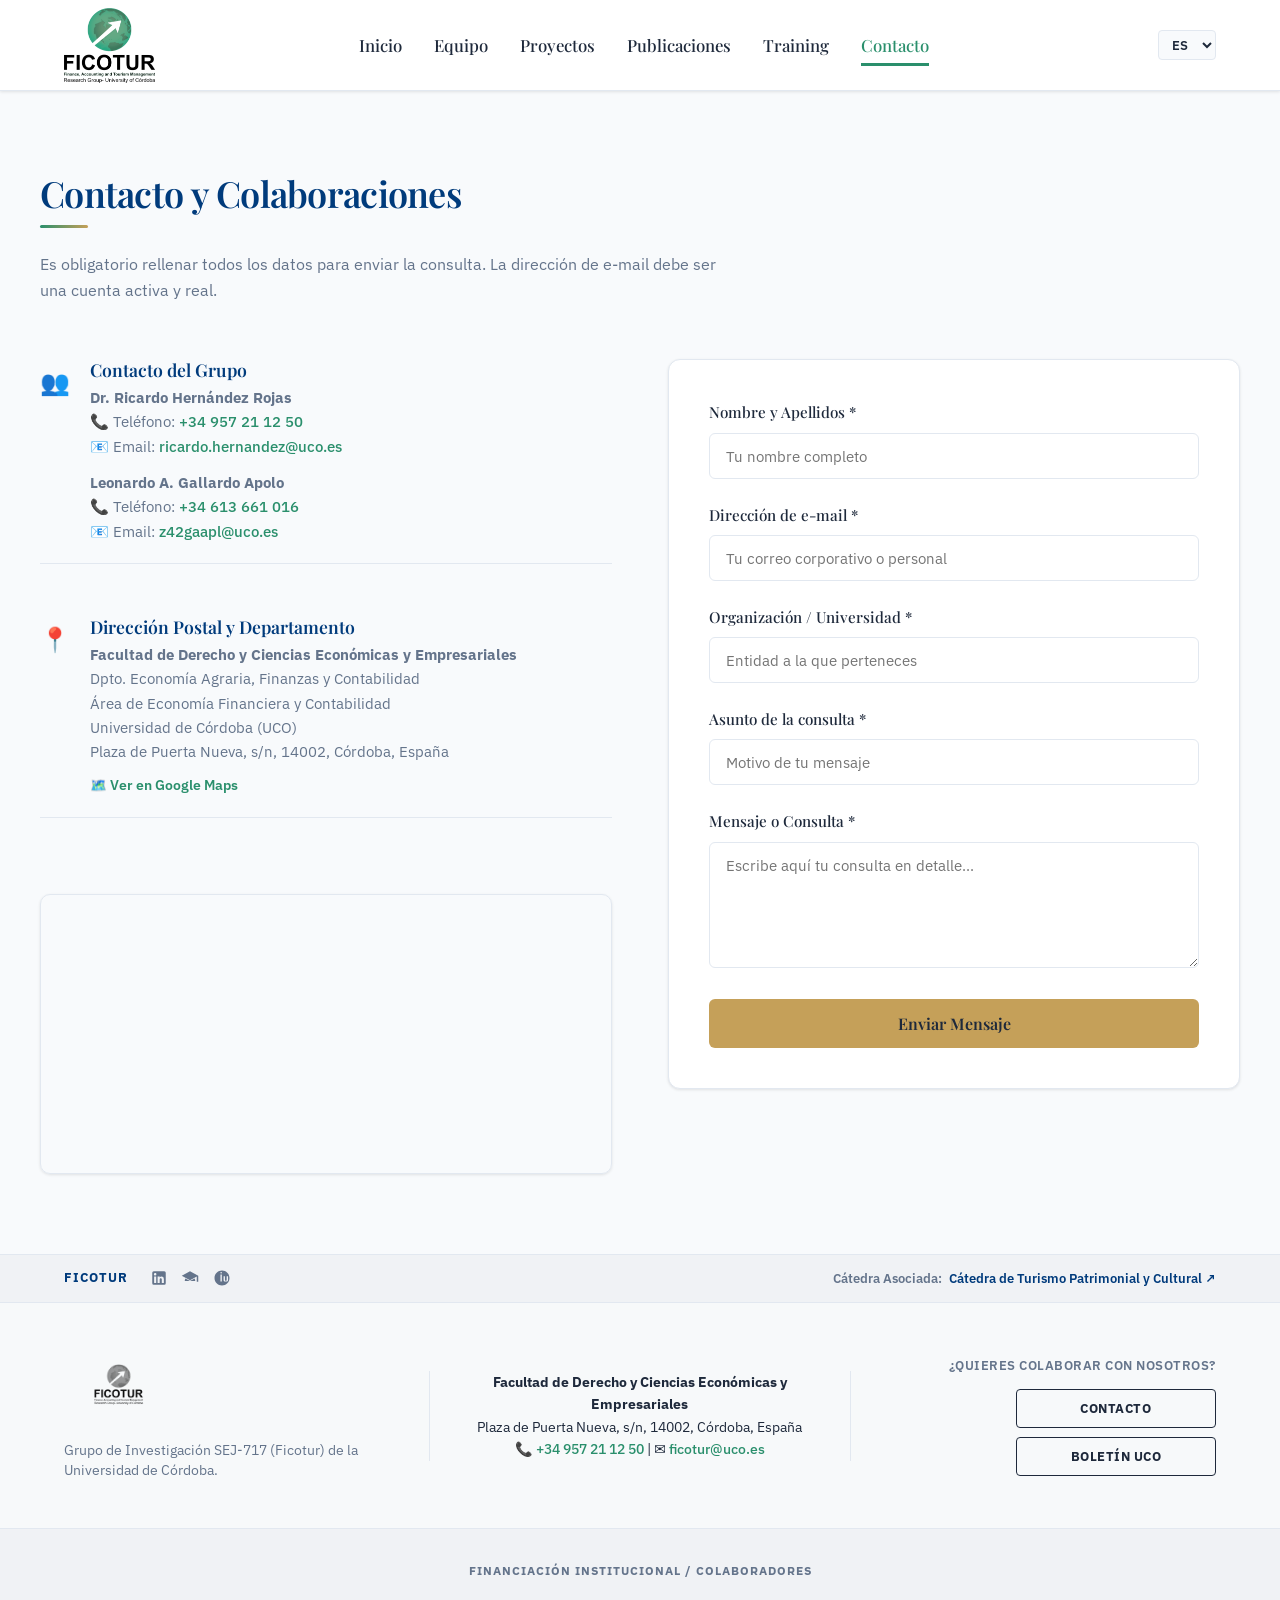
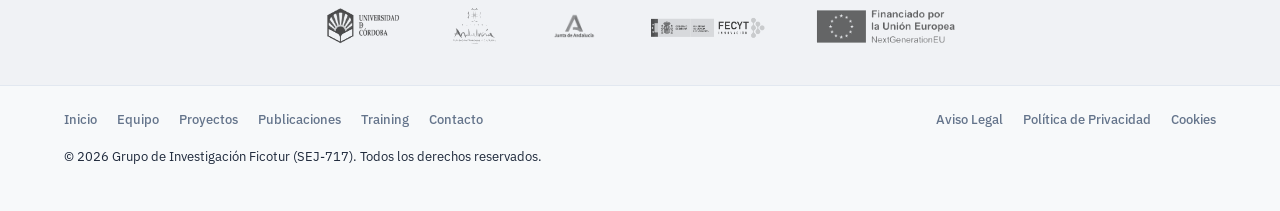
<file: Transferencia_UCO/contacto.html>
<!DOCTYPE html>
<html lang="es">
<head>
    <meta charset="UTF-8">
    <meta name="viewport" content="width=device-width, initial-scale=1.0">
    <title>Contacto y Sede · FICOTUR (SEJ-717) | Universidad de Córdoba</title>
    <meta name="description" content="Contacto oficial, sede universitaria y colaboraciones de transferencia científica del Grupo FICOTUR (SEJ-717) de la Universidad de Córdoba.">
    <meta name="keywords" content="Contacto FICOTUR, Sede FICOTUR, SEJ-717, Universidad de Córdoba, UCO, Plaza de Puerta Nueva, Facultad de Ciencias del Trabajo, investigación contabilidad, finanzas, turismo">
    <meta name="author" content="Grupo de Investigación FICOTUR (SEJ-717) · Universidad de Córdoba">
    <meta name="robots" content="index, follow, max-snippet:-1, max-image-preview:large, max-video-preview:-1">
    <meta name="googlebot" content="index, follow, max-snippet:-1, max-image-preview:large, max-video-preview:-1">
    <link rel="canonical" href="https://www.uco.es/investiga/grupos/ficotur/contacto.html">
    <link rel="sitemap" type="application/xml" title="Sitemap" href="sitemap.xml">
    <link rel="icon" type="image/png" href="logo_ficotur_vertical.png">
    <link rel="apple-touch-icon" href="logo_ficotur_vertical.png">
    <link rel="stylesheet" href="style.css">

    <!-- Open Graph / Meta Social -->
    <meta property="og:type" content="website">
    <meta property="og:title" content="Contacto y Sede · FICOTUR (SEJ-717) | Universidad de Córdoba">
    <meta property="og:description" content="Contacto oficial y colaboraciones científicas con el Grupo de Investigación FICOTUR (UCO).">
    <meta property="og:url" content="https://www.uco.es/investiga/grupos/ficotur/contacto.html">
    <meta property="og:image" content="https://www.uco.es/investiga/grupos/ficotur/logo_ficotur_vertical.png">
    <meta property="og:site_name" content="FICOTUR - Universidad de Córdoba">
    <meta property="og:locale" content="es_ES">

    <!-- Twitter Cards -->
    <meta name="twitter:card" content="summary_large_image">
    <meta name="twitter:title" content="Contacto y Sede · FICOTUR (SEJ-717) | UCO">
    <meta name="twitter:description" content="Contacto oficial con el Grupo FICOTUR (Universidad de Córdoba).">
    <meta name="twitter:image" content="https://www.uco.es/investiga/grupos/ficotur/logo_ficotur_vertical.png">

    <!-- Schema.org JSON-LD -->
    <script type="application/ld+json">
    {
      "@context": "https://schema.org",
      "@type": "ContactPage",
      "@id": "https://www.uco.es/investiga/grupos/ficotur/contacto.html",
      "url": "https://www.uco.es/investiga/grupos/ficotur/contacto.html",
      "name": "Contacto - FICOTUR UCO",
      "isPartOf": {
        "@type": "WebSite",
        "url": "https://www.uco.es/investiga/grupos/ficotur/index.html",
        "name": "FICOTUR - Universidad de Córdoba"
      }
    }
    </script>
</head>
<body>

    <!-- CABECERA PRINCIPAL -->
    <header class="header">
        <div class="container header-container">
            <a href="index.html" class="logo-link" aria-label="Página de inicio de Ficotur">
                <img src="logo_ficotur_vertical.png" alt="Logotipo oficial de Ficotur UCO" class="logo-img">
            </a>
            
            <button id="nav-toggle" class="nav-toggle" aria-expanded="false" aria-label="Abrir menú de navegación">
                ☰
            </button>
            
            <nav id="nav-menu" class="nav">
                <a href="index.html" class="nav-link" data-translate="nav-inicio">Inicio</a>
                <a href="equipo.html" class="nav-link" data-translate="nav-equipo">Equipo</a>
                <a href="proyectos.html" class="nav-link" data-translate="nav-proyectos">Proyectos</a>
                <a href="publicaciones.html" class="nav-link" data-translate="nav-publicaciones">Publicaciones</a>
                <a href="training.html" class="nav-link" data-translate="nav-training">Training</a>
                <a href="contacto.html" class="nav-link active" data-translate="nav-contacto">Contacto</a>
            </nav>

            <div class="lang-selector">
                <select id="lang-select" class="lang-select" aria-label="Seleccionar idioma">
                    <option value="es">ES</option>
                    <option value="en">EN</option>
                    <option value="fr">FR</option>
                    <option value="pt">PT</option>
                </select>
            </div>
        </div>
    </header>

    <main class="container section-padding">
        <h1 class="section-title" data-translate="contact-title">Contacto y Colaboraciones</h1>
        <p style="color: var(--text-muted); margin-bottom: 3.5rem; max-width: 700px;" data-translate="contact-desc">
            Es obligatorio rellenar todos los datos para enviar la consulta. La dirección de e-mail debe ser una cuenta activa y real.
        </p>

        <div class="contact-grid">
            <!-- COLUMNA IZQUIERDA: INFORMACIÓN DE CONTACTO -->
            <section class="contact-info" aria-label="Datos de contacto físico e institucional">
                <div class="contact-item" style="border-bottom: 1px solid var(--border-color); padding-bottom: 1.25rem; margin-bottom: 1.25rem;">
                    <span class="contact-icon" aria-hidden="true">👥</span>
                    <div class="contact-text">
                        <h4 data-translate="contact-coordinacion">Contacto del Grupo</h4>
                        <p style="margin-bottom: 0.75rem; font-size: 0.95rem;">
                            <strong>Dr. Ricardo Hernández Rojas</strong><br>
                            📞 Teléfono: <a href="tel:+34957211250" style="color: var(--secondary); font-weight: 500;">+34 957 21 12 50</a><br>
                            📧 Email: <a href="mailto:ricardo.hernandez@uco.es" style="color: var(--secondary); font-weight: 500;">ricardo.hernandez@uco.es</a>
                        </p>
                        <p style="margin-bottom: 0; font-size: 0.95rem;">
                            <strong>Leonardo A. Gallardo Apolo</strong><br>
                            📞 Teléfono: <a href="tel:+34613661016" style="color: var(--secondary); font-weight: 500;">+34 613 661 016</a><br>
                            📧 Email: <a href="mailto:z42gaapl@uco.es" style="color: var(--secondary); font-weight: 500;">z42gaapl@uco.es</a>
                        </p>
                    </div>
                </div>

                <div class="contact-item" style="border-bottom: 1px solid var(--border-color); padding-bottom: 1.25rem; margin-bottom: 1.25rem;">
                    <span class="contact-icon" aria-hidden="true">📍</span>
                    <div class="contact-text">
                        <h4 data-translate="contact-postal">Dirección Postal y Departamento</h4>
                        <p style="margin-bottom: 0.5rem; font-size: 0.95rem; color: var(--text-muted);">
                            <strong>Facultad de Derecho y Ciencias Económicas y Empresariales</strong><br>
                            Dpto. Economía Agraria, Finanzas y Contabilidad<br>
                            Área de Economía Financiera y Contabilidad<br>
                            Universidad de Córdoba (UCO)<br>
                            Plaza de Puerta Nueva, s/n, 14002, Córdoba, España
                        </p>
                        <a href="https://share.google/lCJHzY59NDiJbeDdZ" target="_blank" rel="noopener" style="display: inline-flex; align-items: center; gap: 0.4rem; font-size: 0.85rem; color: var(--secondary); font-weight: 600; text-decoration: none;">
                            🗺️ Ver en Google Maps
                        </a>
                    </div>
                </div>



                <!-- MAPA DE LOCALIZACIÓN (GOOGLE MAPS — FACULTAD DE DERECHO Y CCEE UCO) -->
                <div style="width: 100%; height: 280px; border-radius: 10px; overflow: hidden; border: 1px solid var(--border-color); margin-top: 1.5rem; box-shadow: var(--shadow-sm);">
                    <iframe
                        src="https://maps.google.com/maps?q=Facultad+de+Derecho+y+Ciencias+Econ%C3%B3micas+y+Empresariales+Universidad+de+C%C3%B3rdoba&hl=es&z=17&output=embed"
                        width="100%"
                        height="100%"
                        style="border:0;"
                        allowfullscreen=""
                        loading="lazy"
                        referrerpolicy="no-referrer-when-downgrade"
                        title="Mapa interactivo de la Facultad de Derecho y Ciencias Económicas y Empresariales de la Universidad de Córdoba">
                    </iframe>
                </div>
            </section>

            <!-- COLUMNA DERECHA: FORMULARIO DE MENSAJES -->
            <section class="contact-form-section" aria-labelledby="form-heading">
                <h3 id="form-heading" style="display:none;">Formulario de contacto</h3>
                <form class="contact-form" action="#" method="POST" id="form-contacto">
                    <div class="form-group">
                        <label for="nombre" data-translate="label-nombre">Nombre y Apellidos *</label>
                        <input type="text" id="nombre" name="nombre" class="form-control" required placeholder="Tu nombre completo" data-translate="placeholder-nombre">
                    </div>
                    
                    <div class="form-group">
                        <label for="email" data-translate="label-email">Dirección de e-mail *</label>
                        <input type="email" id="email" name="email" class="form-control" required placeholder="Tu correo corporativo o personal" data-translate="placeholder-email">
                    </div>

                    <div class="form-group">
                        <label for="organizacion" data-translate="label-org">Organización / Universidad *</label>
                        <input type="text" id="organizacion" name="organizacion" class="form-control" required placeholder="Entidad a la que perteneces" data-translate="placeholder-org">
                    </div>
                    
                    <div class="form-group">
                        <label for="asunto" data-translate="label-asunto">Asunto de la consulta *</label>
                        <input type="text" id="asunto" name="asunto" class="form-control" required placeholder="Motivo de tu mensaje" data-translate="placeholder-asunto">
                    </div>
                    
                    <div class="form-group">
                        <label for="mensaje" data-translate="label-mensaje">Mensaje o Consulta *</label>
                        <textarea id="mensaje" name="mensaje" rows="5" class="form-control" required placeholder="Escribe aquí tu consulta en detalle..." data-translate="placeholder-mensaje"></textarea>
                    </div>
                    
                    <button type="submit" class="btn btn-primary" style="width: 100%; border: none;" data-translate="btn-enviar">Enviar Mensaje</button>
                </form>
                
                <div id="form-feedback" style="display: none; margin-top: 1.5rem; padding: 1rem; border-radius: 6px; text-align: center; font-weight: 500;">
                    <!-- Mensaje dinámico de feedback -->
                </div>
            </section>
        </div>
    </main>

    <!-- PIE DE PÁGINA (ESTILO CNIO) -->
    <footer class="footer-cnio">
        <!-- 1. Barra superior: Redes y Accesos -->
        <div class="footer-top-bar">
            <div class="container footer-top-inner">
                <div class="footer-socials">
                    <span class="social-prefix">FICOTUR</span>
                    <a href="https://www.linkedin.com/in/ricardohernandezrojas" target="_blank" rel="noopener" aria-label="LinkedIn">
                        <svg class="icon-svg" viewBox="0 0 24 24"><path fill="currentColor" d="M19 3a2 2 0 0 1 2 2v14a2 2 0 0 1-2 2H5a2 2 0 0 1-2-2V5a2 2 0 0 1 2-2h14m-.5 15.5v-5.3a3.26 3.26 0 0 0-3.26-3.26c-.85 0-1.84.52-2.32 1.3v-1.11h-2.79v8.37h2.79v-4.93c0-.77.62-1.4 1.39-1.4a1.4 1.4 0 0 1 1.4 1.4v4.93h2.79M6.88 8.56a1.68 1.68 0 0 0 1.68-1.68c0-.93-.75-1.69-1.68-1.69a1.69 1.69 0 0 0-1.69 1.69c0 .93.76 1.68 1.69 1.68m1.39 9.94v-8.37H5.5v8.37h2.77z"/></svg>
                    </a>
                    <a href="https://scholar.google.es/citations?user=Y70n6oMAAAAJ" target="_blank" rel="noopener" aria-label="Google Scholar">
                        <svg class="icon-svg" viewBox="0 0 24 24"><path fill="currentColor" d="M12 3L1 9l11 6l9-4.91V17h2V9L12 3M5.89 12.55L12 15.88l6.11-3.33c.6.93.89 2 .89 3.45H5c0-1.45.29-2.52.89-3.45Z"/></svg>
                    </a>
                    <a href="https://orcid.org/0000-0002-3055-2151" target="_blank" rel="noopener" aria-label="ORCID">
                        <svg class="icon-svg" viewBox="0 0 24 24"><path fill="currentColor" d="M12 2C6.477 2 2 6.477 2 12s4.477 10 10 10s10-4.477 10-10S17.523 2 12 2zm-.229 14.808H9.95V7.198h1.822v9.61zm-.911-10.8c-.615 0-1.077-.456-1.077-1.077c0-.621.462-1.077 1.077-1.077c.621 0 1.077.456 1.077 1.077c0 .621-.456 1.077-1.077 1.077zm5.556 10.8c-1.371 0-2.316-.948-2.316-2.304v-4.996h1.84v4.996c0 .736.43 1.157 1.134 1.157c.71 0 1.144-.421 1.144-1.157v-4.996h1.84v4.996c0 1.356-.948 2.304-2.642 2.304z"/></svg>
                    </a>
                </div>
                <div class="footer-top-right">
                    <span class="co-prefix">Cátedra Asociada:</span>
                    <a href="https://www.uco.es/catedrasyaulas/catedraturismo/" target="_blank" rel="noopener">Cátedra de Turismo Patrimonial y Cultural ↗</a>
                </div>
            </div>
        </div>

        <!-- 2. Sección central: Marca, Info y Acciones -->
        <div class="footer-middle-section">
            <div class="container footer-middle-grid">
                <!-- Columna Izq: Logotipo y lema -->
                <div class="footer-col-brand">
                    <a href="index.html" class="footer-logo-link">
                        <img src="logo_ficotur.png" alt="Logotipo Ficotur UCO" class="footer-logo">
                    </a>
                    <p class="footer-tagline">Grupo de Investigación SEJ-717 (Ficotur) de la Universidad de Córdoba.</p>
                </div>
                
                <!-- Columna Centro: Información de contacto -->
                <div class="footer-col-info">
                    <p class="footer-address">
                        <strong>Facultad de Derecho y Ciencias Económicas y Empresariales</strong><br>
                        Plaza de Puerta Nueva, s/n, 14002, Córdoba, España<br>
                        📞 <a href="tel:+34957211250">+34 957 21 12 50</a> | ✉️ <a href="mailto:ficotur@uco.es">ficotur@uco.es</a>
                    </p>
                </div>
                
                <!-- Columna Der: Botones de Acción -->
                <div class="footer-col-actions">
                    <p class="actions-title">¿Quieres colaborar con nosotros?</p>
                    <a href="contacto.html" class="btn-footer-outline">CONTACTO</a>
                    <a href="https://www.uco.es/servicios/actualidad/boletines" target="_blank" rel="noopener" class="btn-footer-outline">BOLETÍN UCO</a>
                </div>
            </div>
        </div>

        <!-- 3. Sección de logos de Financiación / Acreditaciones (Monocromáticos) -->
        <div class="footer-funding-section">
            <div class="container">
                <span class="funding-title">Financiación institucional / Colaboradores</span>
                <div class="funding-logos-grid">
                    <a href="https://www.uco.es/" target="_blank" rel="noopener" aria-label="Universidad de Córdoba">
                        <img src="logo_uco.png" alt="Universidad de Córdoba" class="funding-logo">
                    </a>
                    <a href="https://www.uco.es/catedrasyaulas/catedraturismo/" target="_blank" rel="noopener" aria-label="Cátedra de Turismo Patrimonial y Cultural">
                        <img src="logo_catedra.png" alt="Cátedra de Turismo Patrimonial y Cultural" class="funding-logo">
                    </a>
                    <a href="https://www.juntadeandalucia.es/organismos/universidadinvestigacioneinnovacion/areas/universidad.html" target="_blank" rel="noopener" aria-label="Junta de Andalucía">
                        <img src="logo_junta.png" alt="Junta de Andalucía" class="funding-logo">
                    </a>
                    <a href="https://fecyt.es/es/tematica/investigacion" target="_blank" rel="noopener" aria-label="Ministerio de Ciencia e Innovación - FECYT">
                        <img src="logo_ministerio_fecyt.png" alt="Ministerio de Ciencia e Innovación - FECYT" class="funding-logo">
                    </a>
                    <a href="https://www.consilium.europa.eu/es/council-eu/search-the-list-of-council-preparatory-bodies/working-party-on-research/" target="_blank" rel="noopener" aria-label="Financiado por la Unión Europea - NextGenerationEU">
                        <img src="logo_ue_nextgen.png" alt="Financiado por la Unión Europea - NextGenerationEU" class="funding-logo">
                    </a>
                </div>
            </div>
        </div>

        <!-- 4. Barra de enlaces legales y créditos -->
        <div class="footer-bottom-bar">
            <div class="container footer-bottom-inner">
                <div class="footer-bottom-links">
                    <a href="index.html" data-translate="nav-inicio">Inicio</a>
                    <a href="equipo.html" data-translate="nav-equipo">Equipo</a>
                    <a href="proyectos.html" data-translate="nav-proyectos">Proyectos</a>
                    <a href="publicaciones.html" data-translate="nav-publicaciones">Publicaciones</a>
                    <a href="training.html" data-translate="nav-training">Training</a>
                    <a href="contacto.html" data-translate="nav-contacto">Contacto</a>
                </div>
                <div class="footer-legal-links">
                    <a href="#" id="footer-btn-legal" data-translate="footer-legal">Aviso Legal</a>
                    <a href="#" id="footer-btn-privacy" data-translate="footer-privacy">Política de Privacidad</a>
                    <a href="#" id="footer-btn-cookies" data-translate="footer-cookies">Cookies</a>
                </div>
                <p class="footer-credits" data-translate="footer-derechos">
                    © 2026 Grupo de Investigación Ficotur (SEJ-717). Todos los derechos reservados.
                </p>
            </div>
        </div>
    </footer>

    <script>
        document.addEventListener('DOMContentLoaded', () => {
            const form = document.getElementById('form-contacto');
            const feedback = document.getElementById('form-feedback');

            // Función para añadir campos ocultos de FormSubmit
            function addHiddenField(formEl, name, value) {
                let input = formEl.querySelector(`input[name="${name}"]`);
                if (!input) {
                    input = document.createElement('input');
                    input.type = 'hidden';
                    input.name = name;
                    formEl.appendChild(input);
                }
                input.value = value;
            }

            // Comprobar si volvemos de una redirección de activación exitosa
            const urlParams = new URLSearchParams(window.location.search);
            if (urlParams.get('success') === 'true') {
                showFeedback('Su mensaje ha sido enviado con éxito a ficotur@uco.es. Por favor, si es la primera vez que usa el formulario, revise su correo ficotur@uco.es para confirmar la activación del servicio de recepción.', 'success');
                // Limpiar la URL para evitar que se muestre el mensaje al recargar
                window.history.replaceState({}, document.title, window.location.pathname);
            }

            if (form && feedback) {
                form.addEventListener('submit', (e) => {
                    e.preventDefault();
                    
                    const nombre = document.getElementById('nombre').value.trim();
                    const email = document.getElementById('email').value.trim();
                    const organizacion = document.getElementById('organizacion').value.trim();
                    const asunto = document.getElementById('asunto').value.trim();
                    const mensaje = document.getElementById('mensaje').value.trim();

                    // 1. Validar que todos los campos requeridos estén completos
                    if (!nombre || !email || !organizacion || !asunto || !mensaje) {
                        showFeedback('Todos los campos son obligatorios y deben completarse correctamente.', 'error');
                        return;
                    }

                    // 2. Validación de formato de correo real mediante regex avanzada
                    const emailRegex = /^[a-zA-Z0-9._%+-]+@[a-zA-Z0-9.-]+\.[a-zA-Z]{2,}$/;
                    if (!emailRegex.test(email)) {
                        showFeedback('La dirección de correo electrónico introducida no tiene un formato válido.', 'error');
                        return;
                    }

                    // 3. Exclusión de proveedores de correo temporal/desechable comunes
                    const tempDomains = [
                        'yopmail.com', 'mailinator.com', 'temp-mail.org', 'tempmail.com', 
                        '10minutemail.com', 'guerrillamail.com', 'sharklasers.com', 
                        'dispostable.com', 'getairmail.com', 'trashmail.com', 'yopmail.fr', 
                        'yopmail.net', 'cool.fr.nf', 'jetable.org', 'spambog.com'
                    ];
                    const emailDomain = email.split('@')[1].toLowerCase();
                    if (tempDomains.includes(emailDomain)) {
                        showFeedback('Las direcciones de correo temporales o desechables no están permitidas. Por favor, utilice una dirección de correo real.', 'error');
                        return;
                    }

                    // 4. Si todo es correcto, enviar los datos a FormSubmit mediante AJAX (fetch)
                    showFeedback('Enviando su mensaje, por favor espere...', 'info');

                    fetch('https://formsubmit.co/ajax/ficotur@uco.es', {
                        method: 'POST',
                        headers: {
                            'Content-Type': 'application/json',
                            'Accept': 'application/json'
                        },
                        body: JSON.stringify({
                            _subject: `[Consulta Web Ficotur] ${asunto}`,
                            _replyto: email,
                            _captcha: 'false',
                            Nombre: nombre,
                            Email: email,
                            Organizacion: organizacion,
                            Asunto: asunto,
                            Mensaje: mensaje
                        })
                    })
                    .then(response => {
                        if (!response.ok) {
                            throw new Error('El correo no ha sido activado en FormSubmit todavía.');
                        }
                        return response.json();
                    })
                    .then(data => {
                        if (data.success === 'true' || data.success === true) {
                            showFeedback('Su mensaje ha sido enviado con éxito a ficotur@uco.es.', 'success');
                            form.reset();
                        } else {
                            throw new Error('FormSubmit devolvió un éxito falso.');
                        }
                    })
                    .catch(error => {
                        console.warn('Error en AJAX o correo no activado, usando formulario tradicional para activación:', error);
                        showFeedback('Redirigiendo para la confirmación y activación del correo en FormSubmit...', 'info');
                        
                        // Fallback a POST normal a FormSubmit (esto activará el correo la primera vez)
                        form.action = 'https://formsubmit.co/ficotur@uco.es';
                        form.method = 'POST';
                        
                        // Añadir los campos correspondientes a los inputs ocultos
                        addHiddenField(form, '_subject', `[Consulta Web Ficotur] ${asunto}`);
                        addHiddenField(form, '_replyto', email);
                        addHiddenField(form, '_captcha', 'false');
                        addHiddenField(form, '_next', window.location.href + '?success=true');
                        
                        // Enviar formulario tradicionalmente
                        form.submit();
                    });
                });
            }

            function showFeedback(message, type) {
                feedback.style.display = 'block';
                if (type === 'success') {
                    feedback.style.backgroundColor = 'rgba(42, 143, 108, 0.1)';
                    feedback.style.color = 'var(--secondary)';
                    feedback.style.border = '1px solid var(--secondary)';
                } else if (type === 'info') {
                    feedback.style.backgroundColor = 'rgba(66, 133, 244, 0.1)';
                    feedback.style.color = '#4285F4';
                    feedback.style.border = '1px solid #4285F4';
                } else {
                    feedback.style.backgroundColor = 'rgba(239, 68, 68, 0.1)';
                    feedback.style.color = '#EF4444';
                    feedback.style.border = '1px solid #EF4444';
                }
                feedback.textContent = message;
            }
        });
    </script>
    <script src="traducciones.js"></script>
    <script src="app.js"></script>
</body>
</html>
</file>
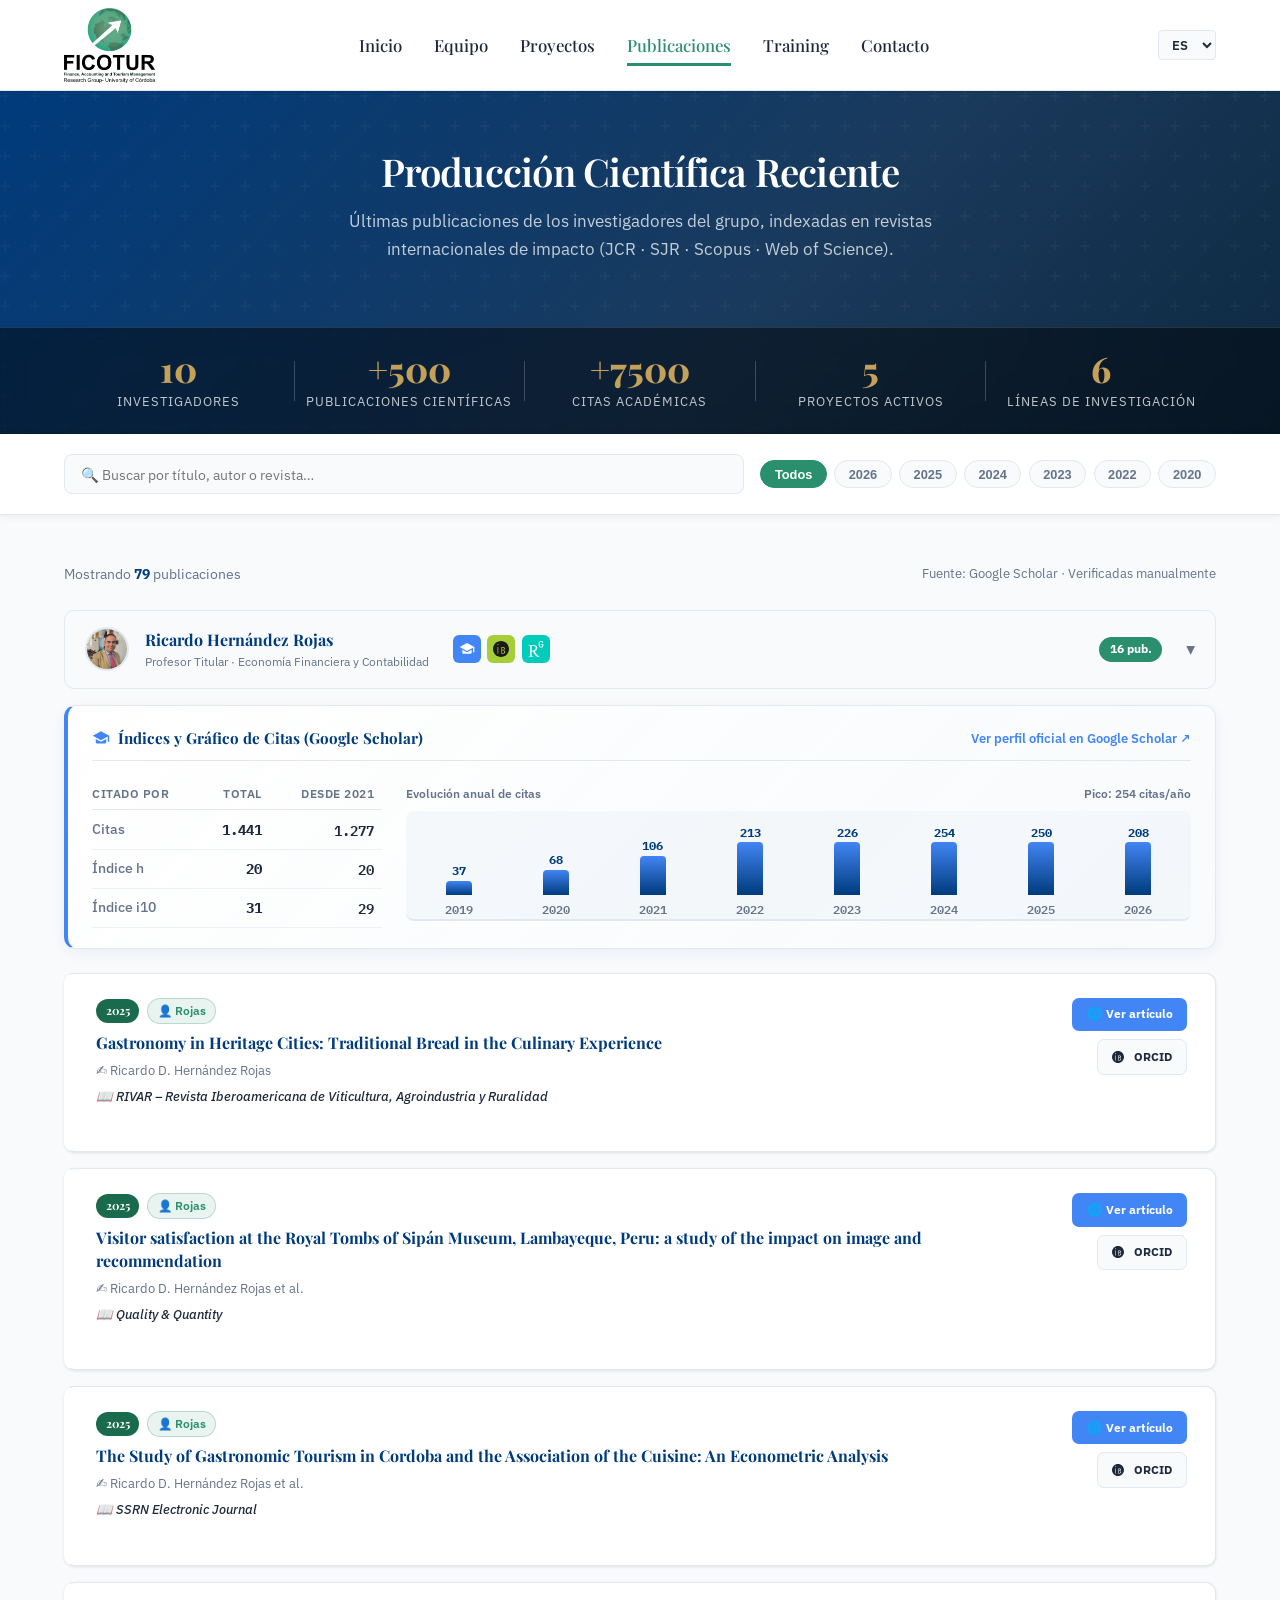
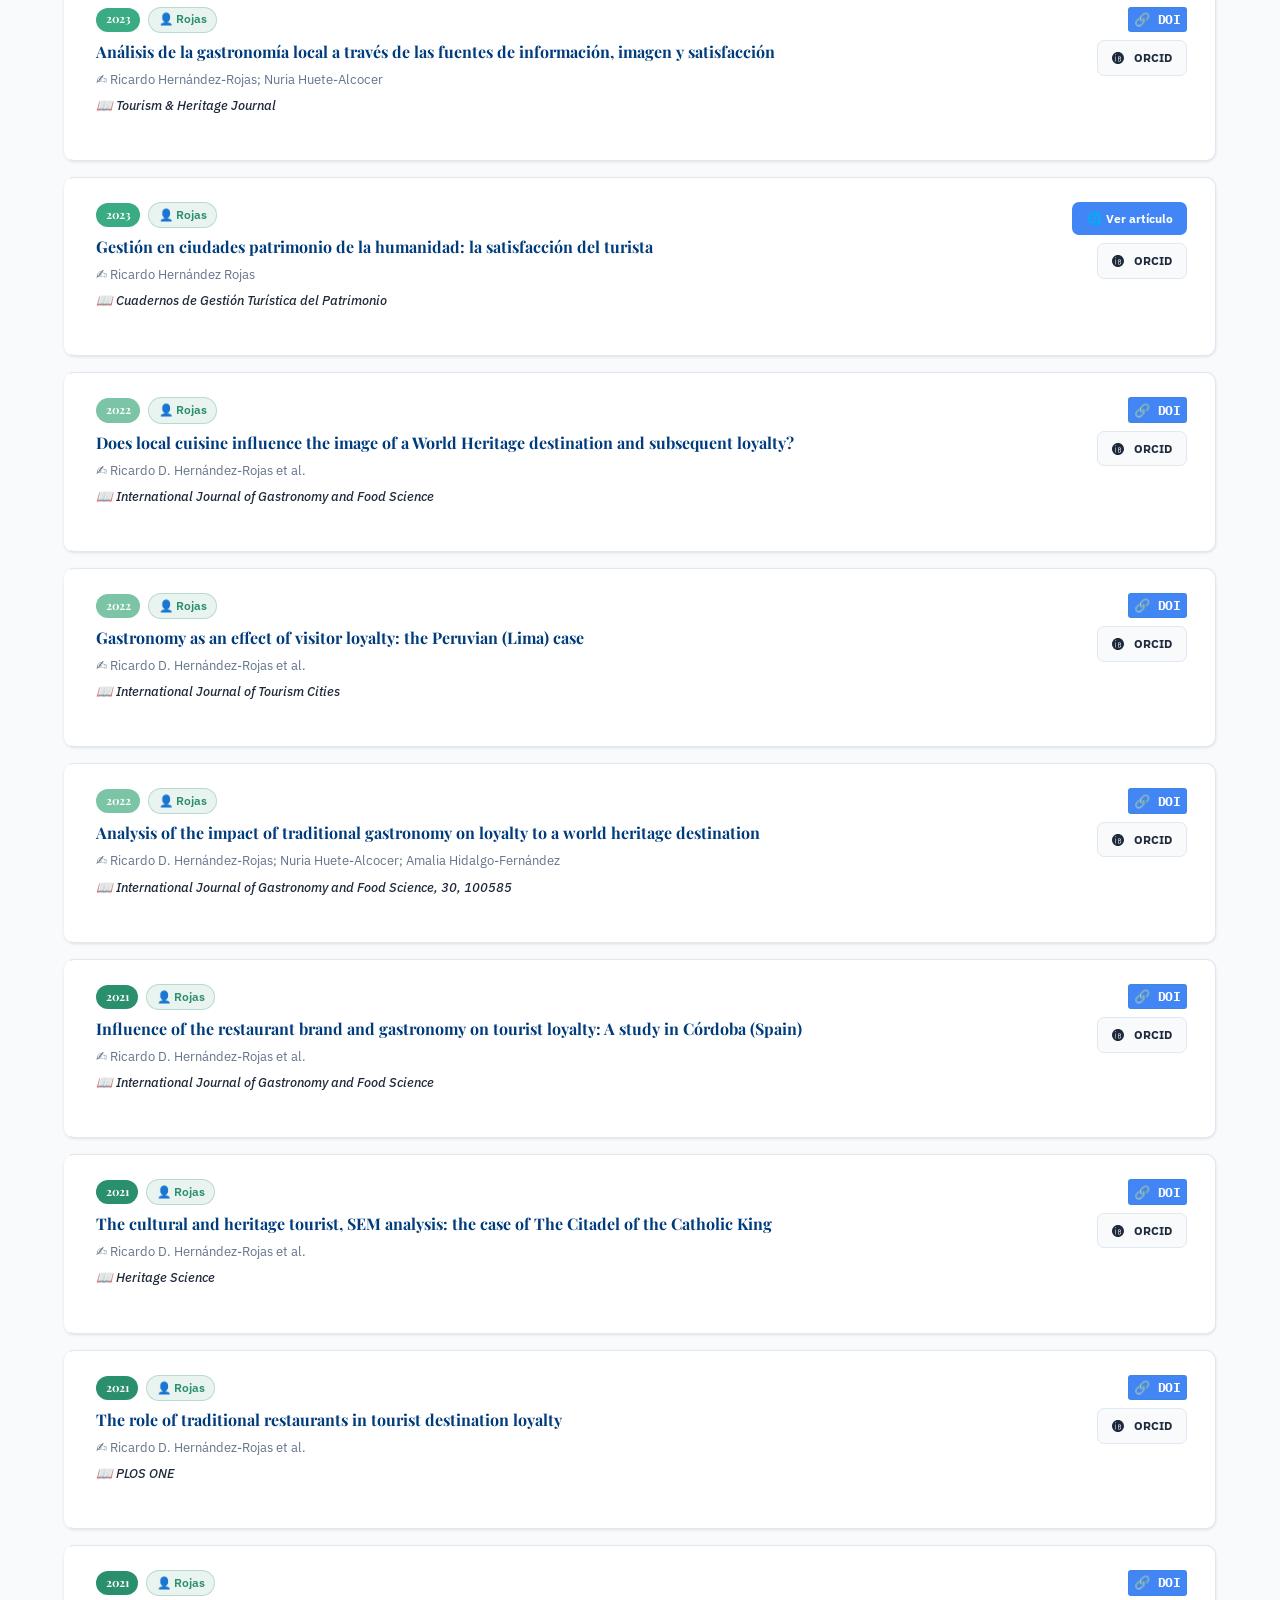
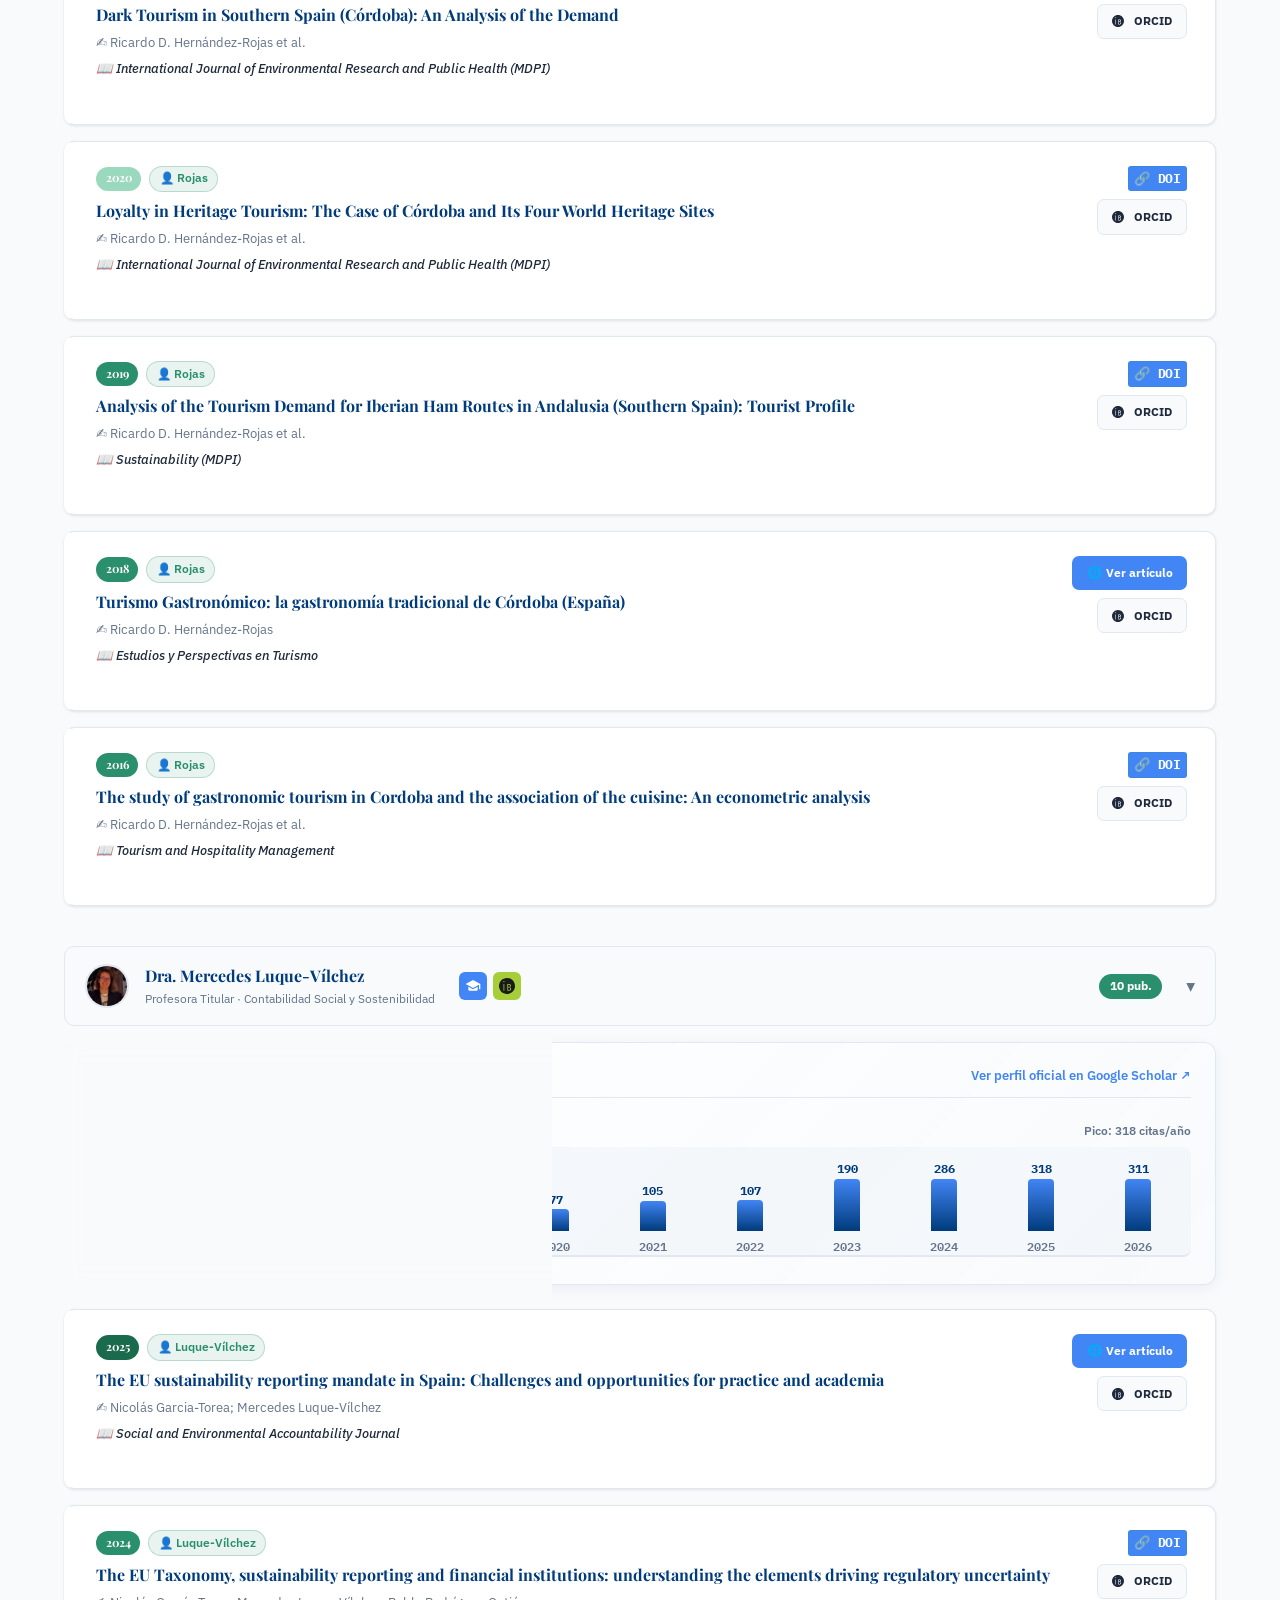
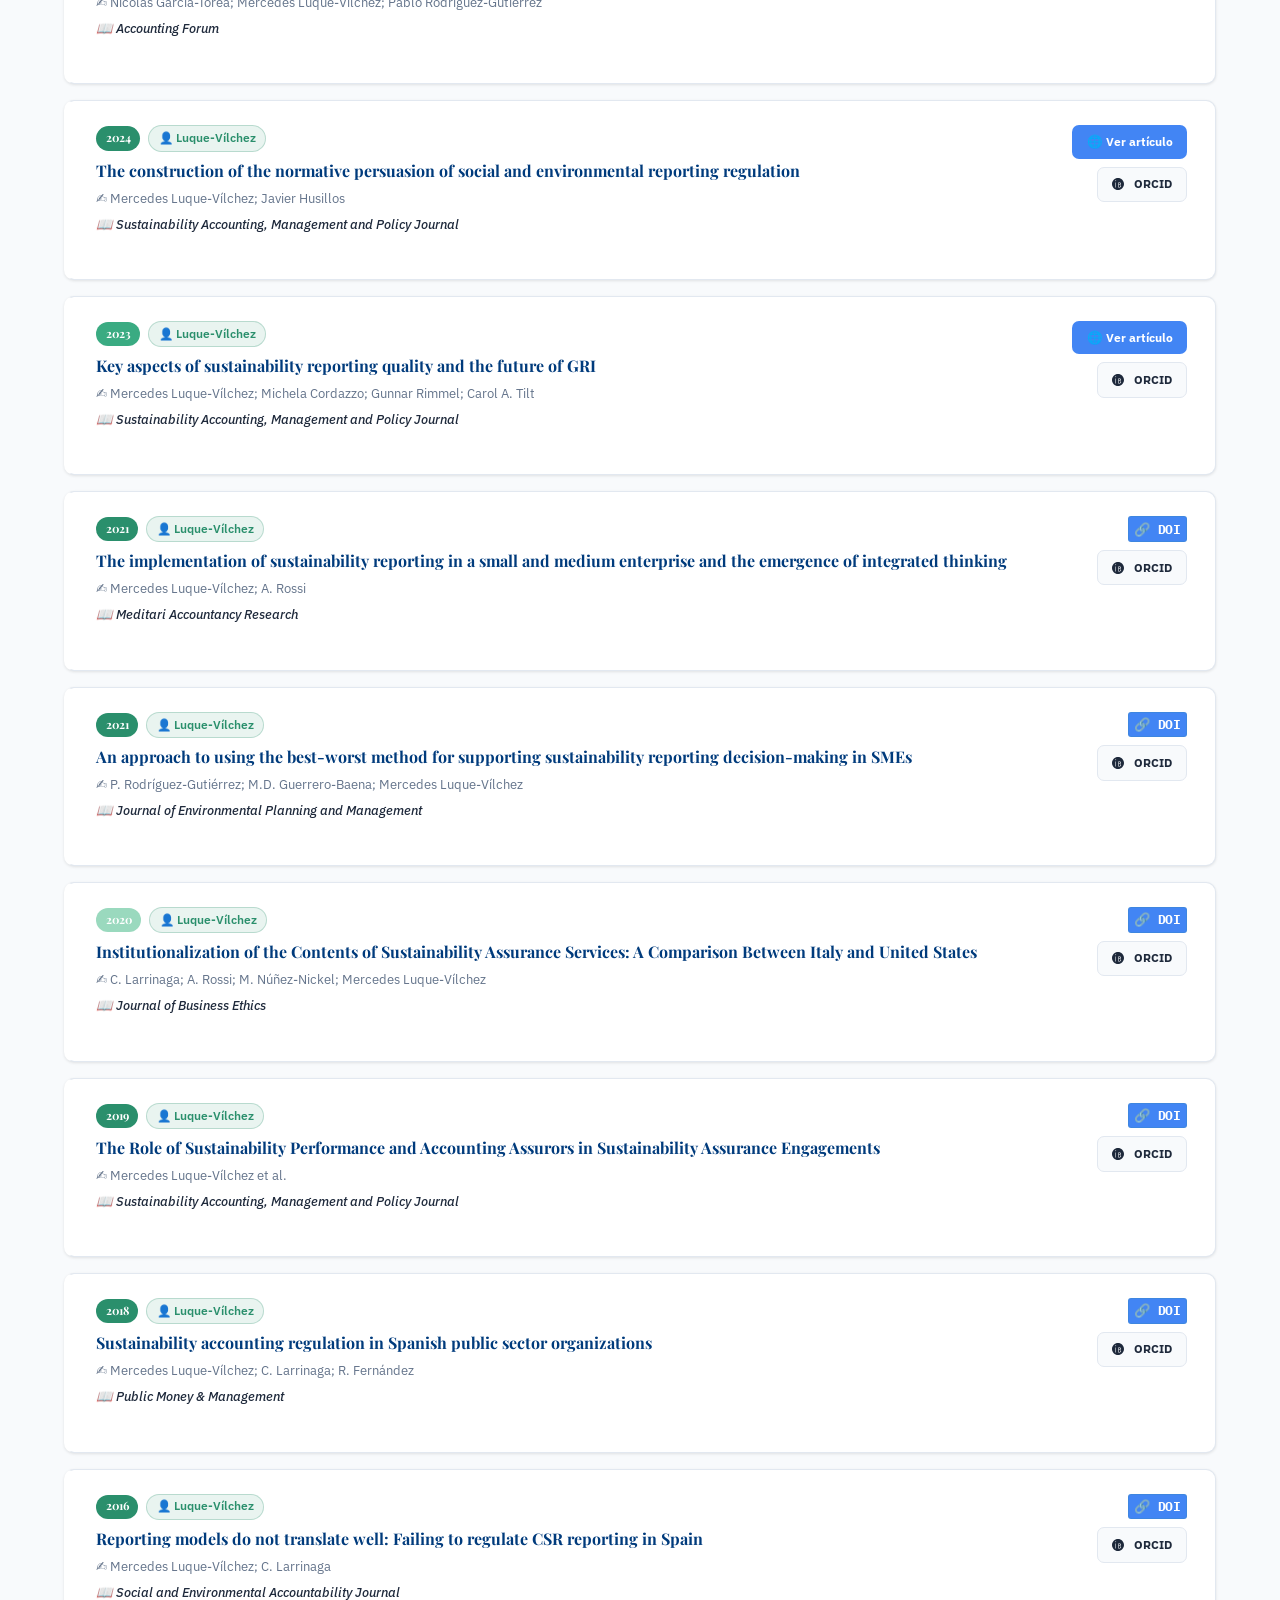
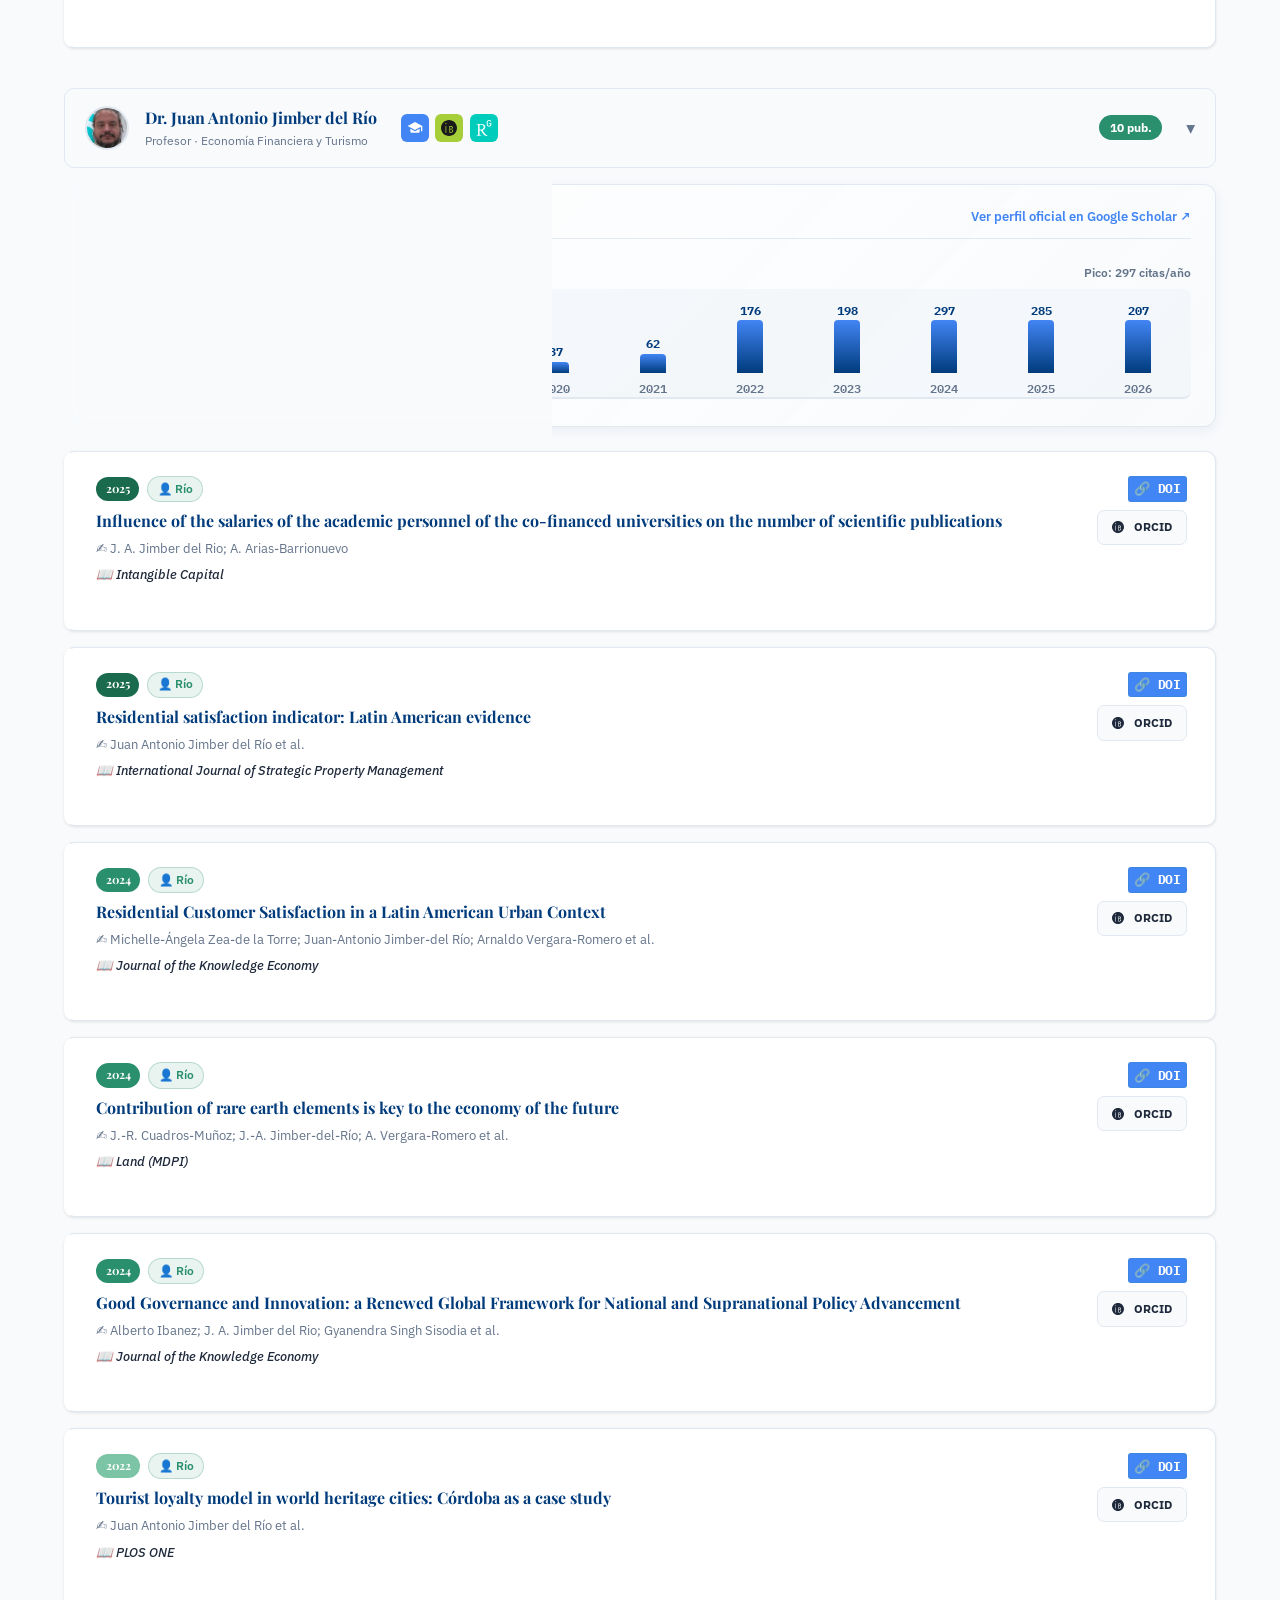
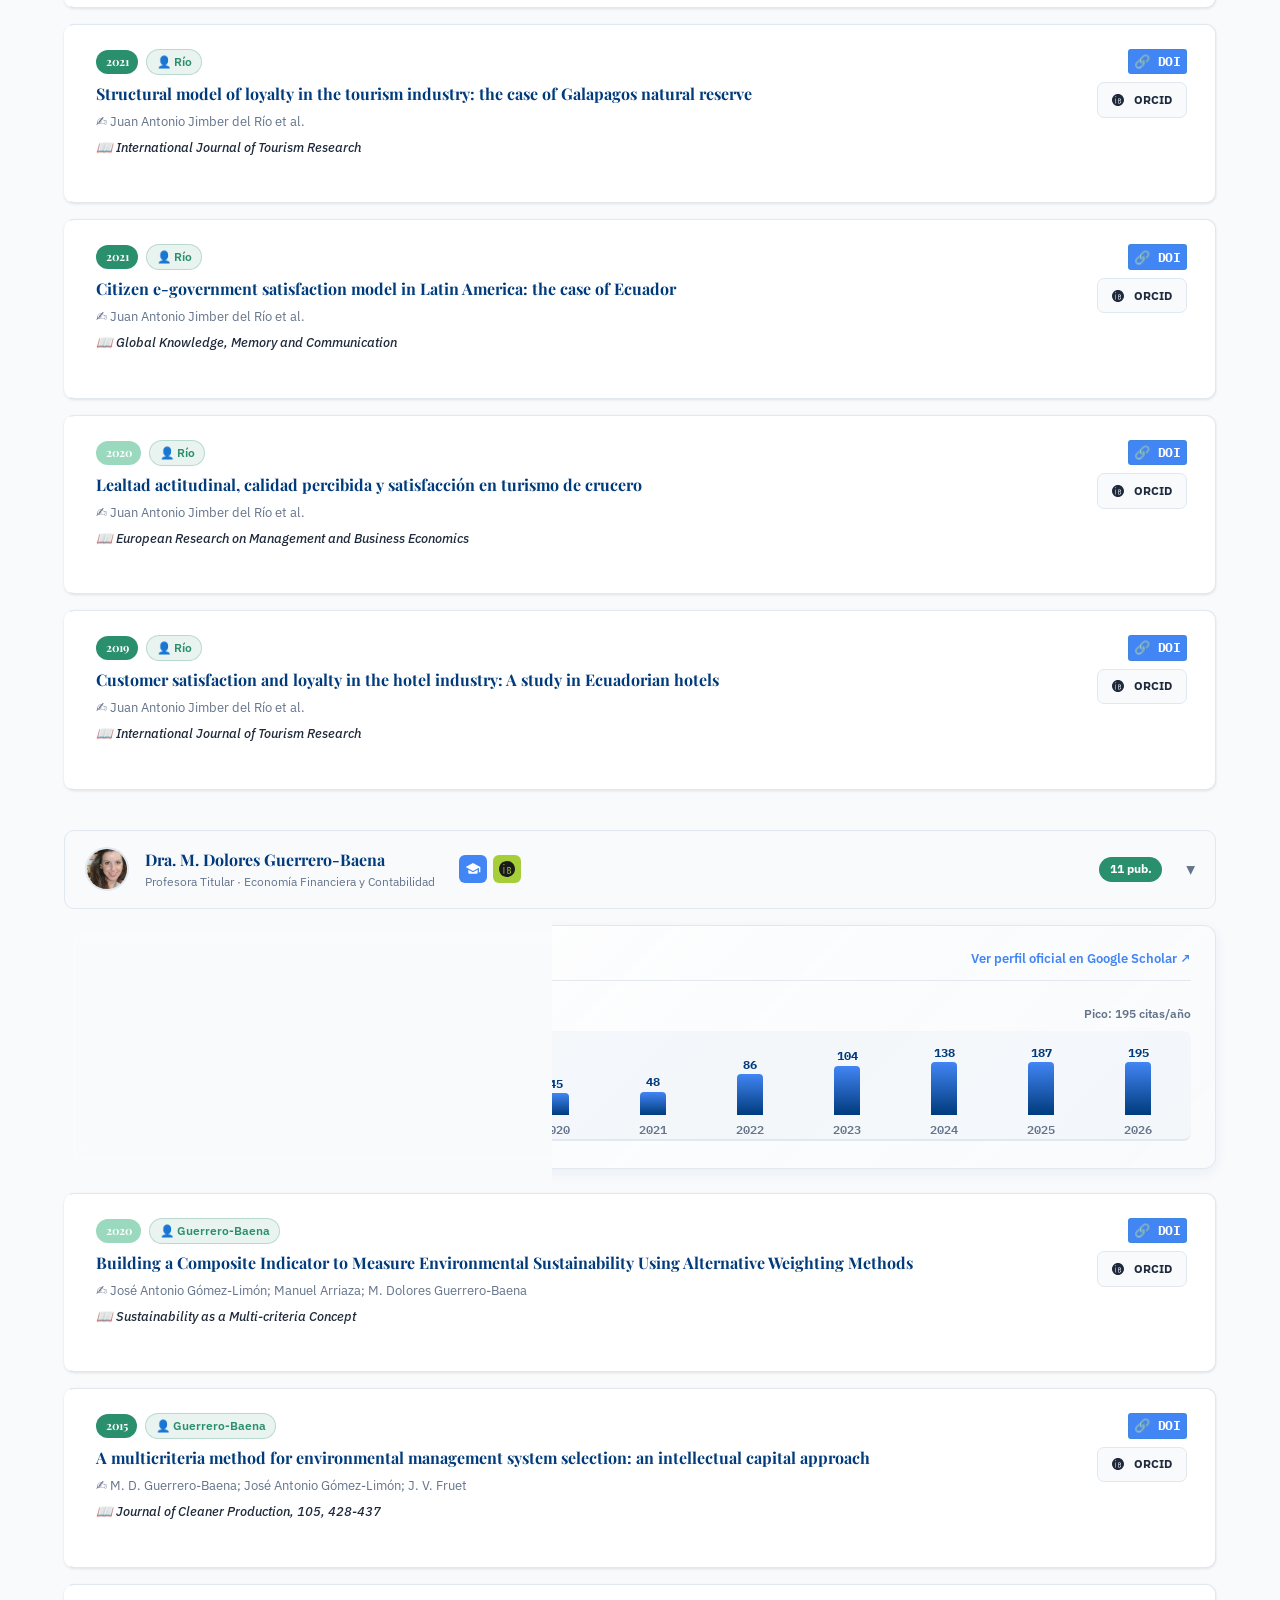
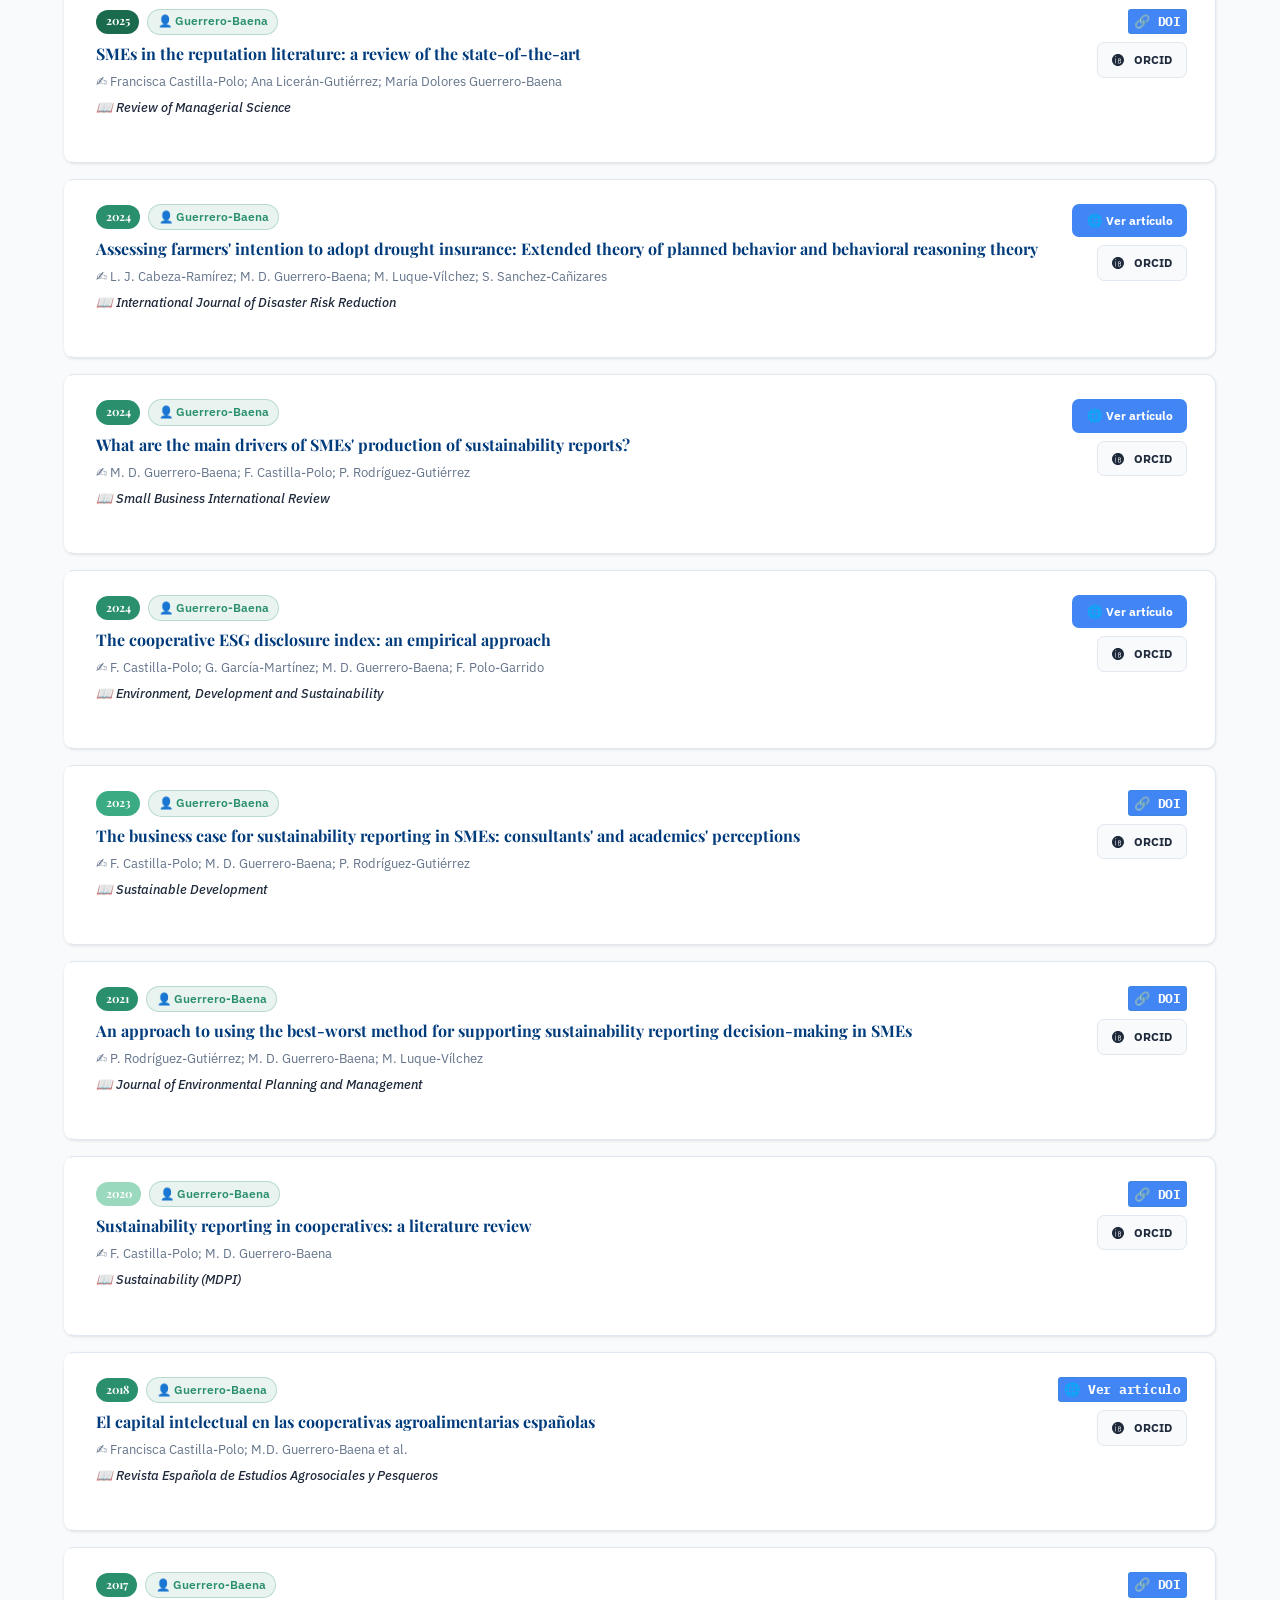
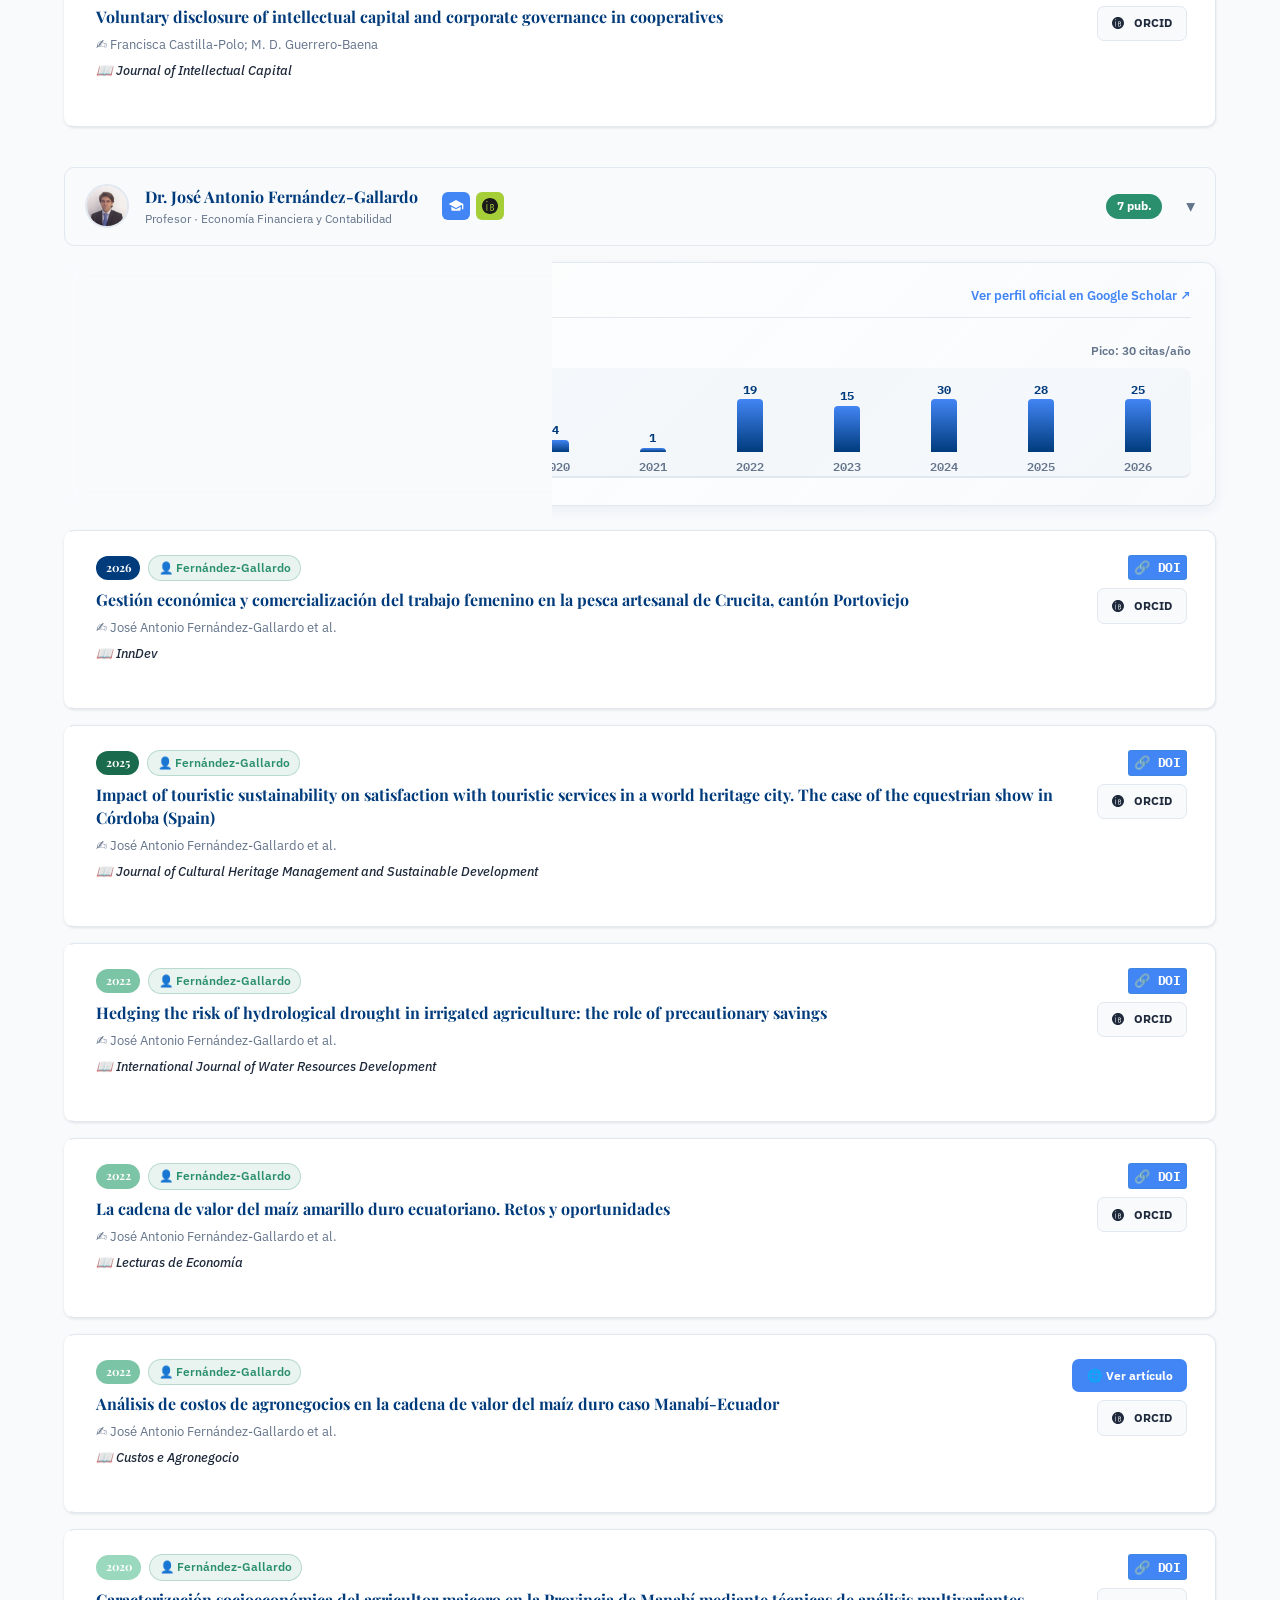
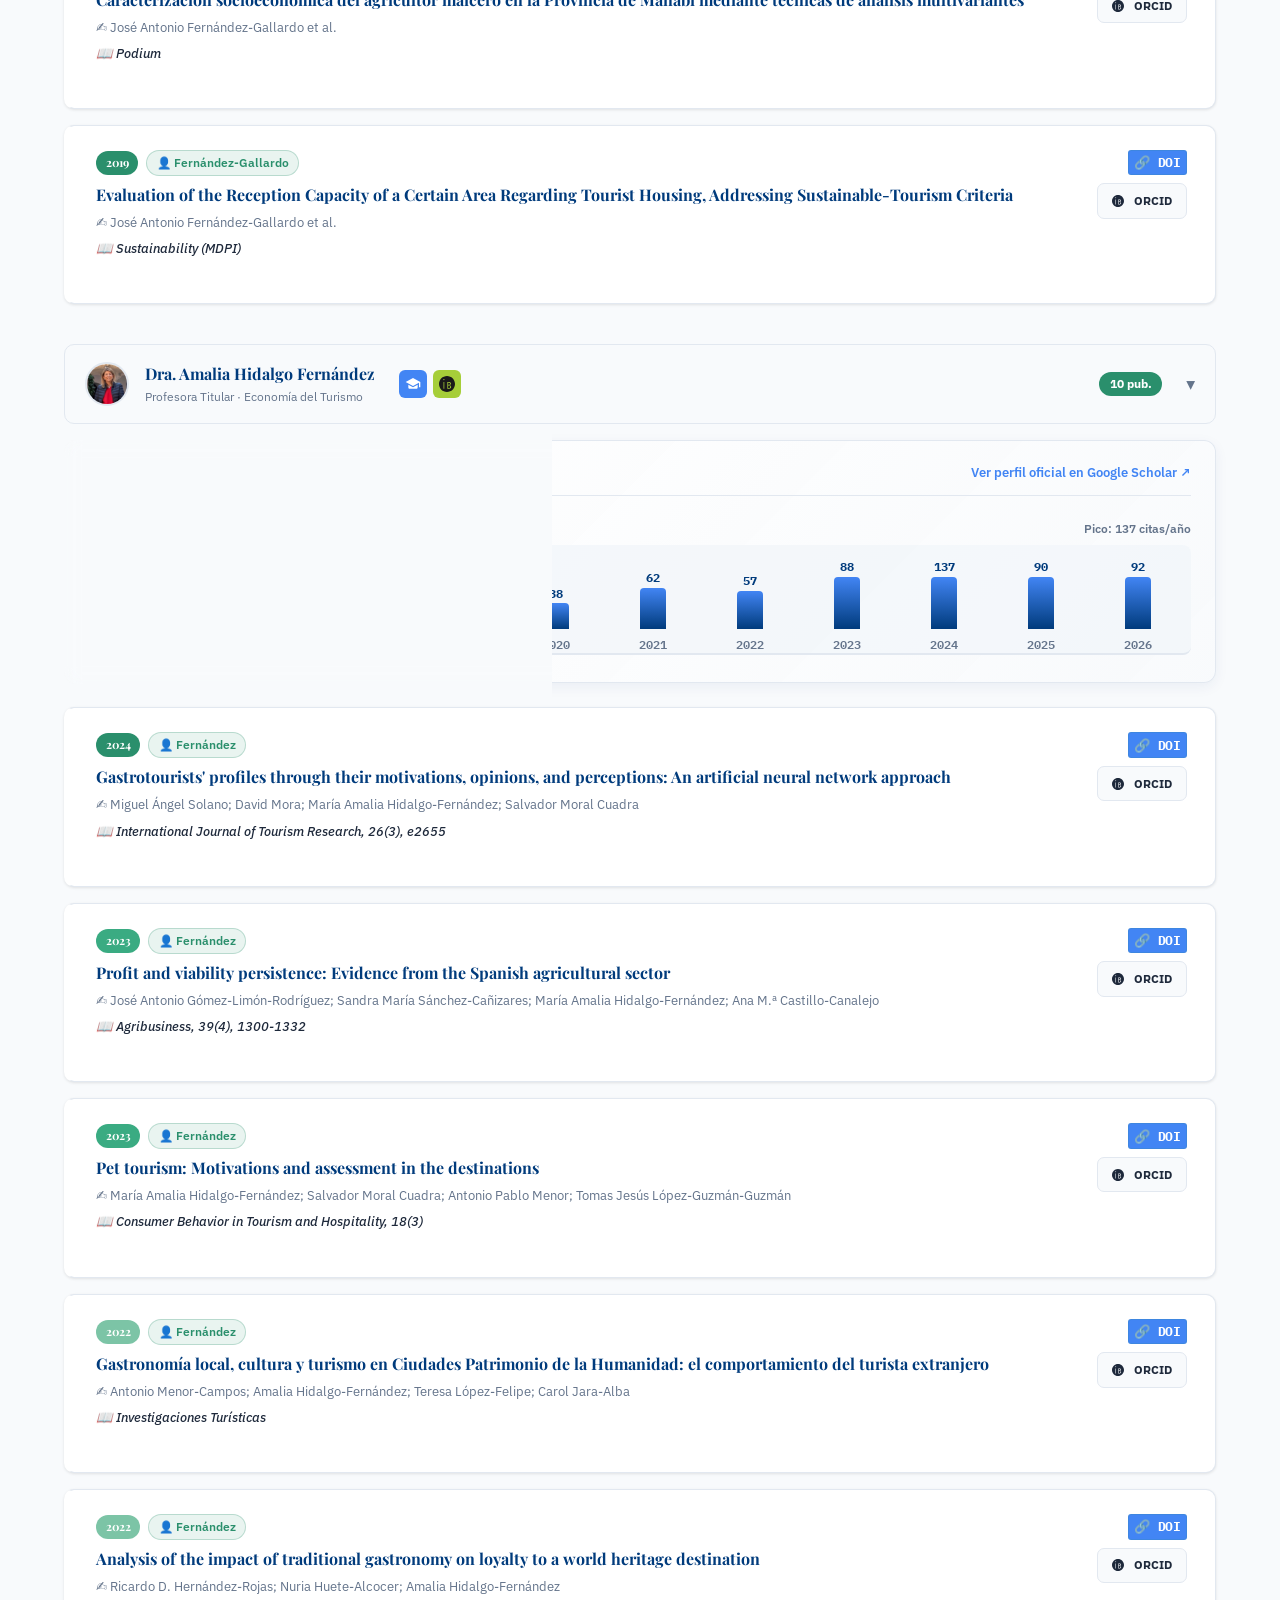
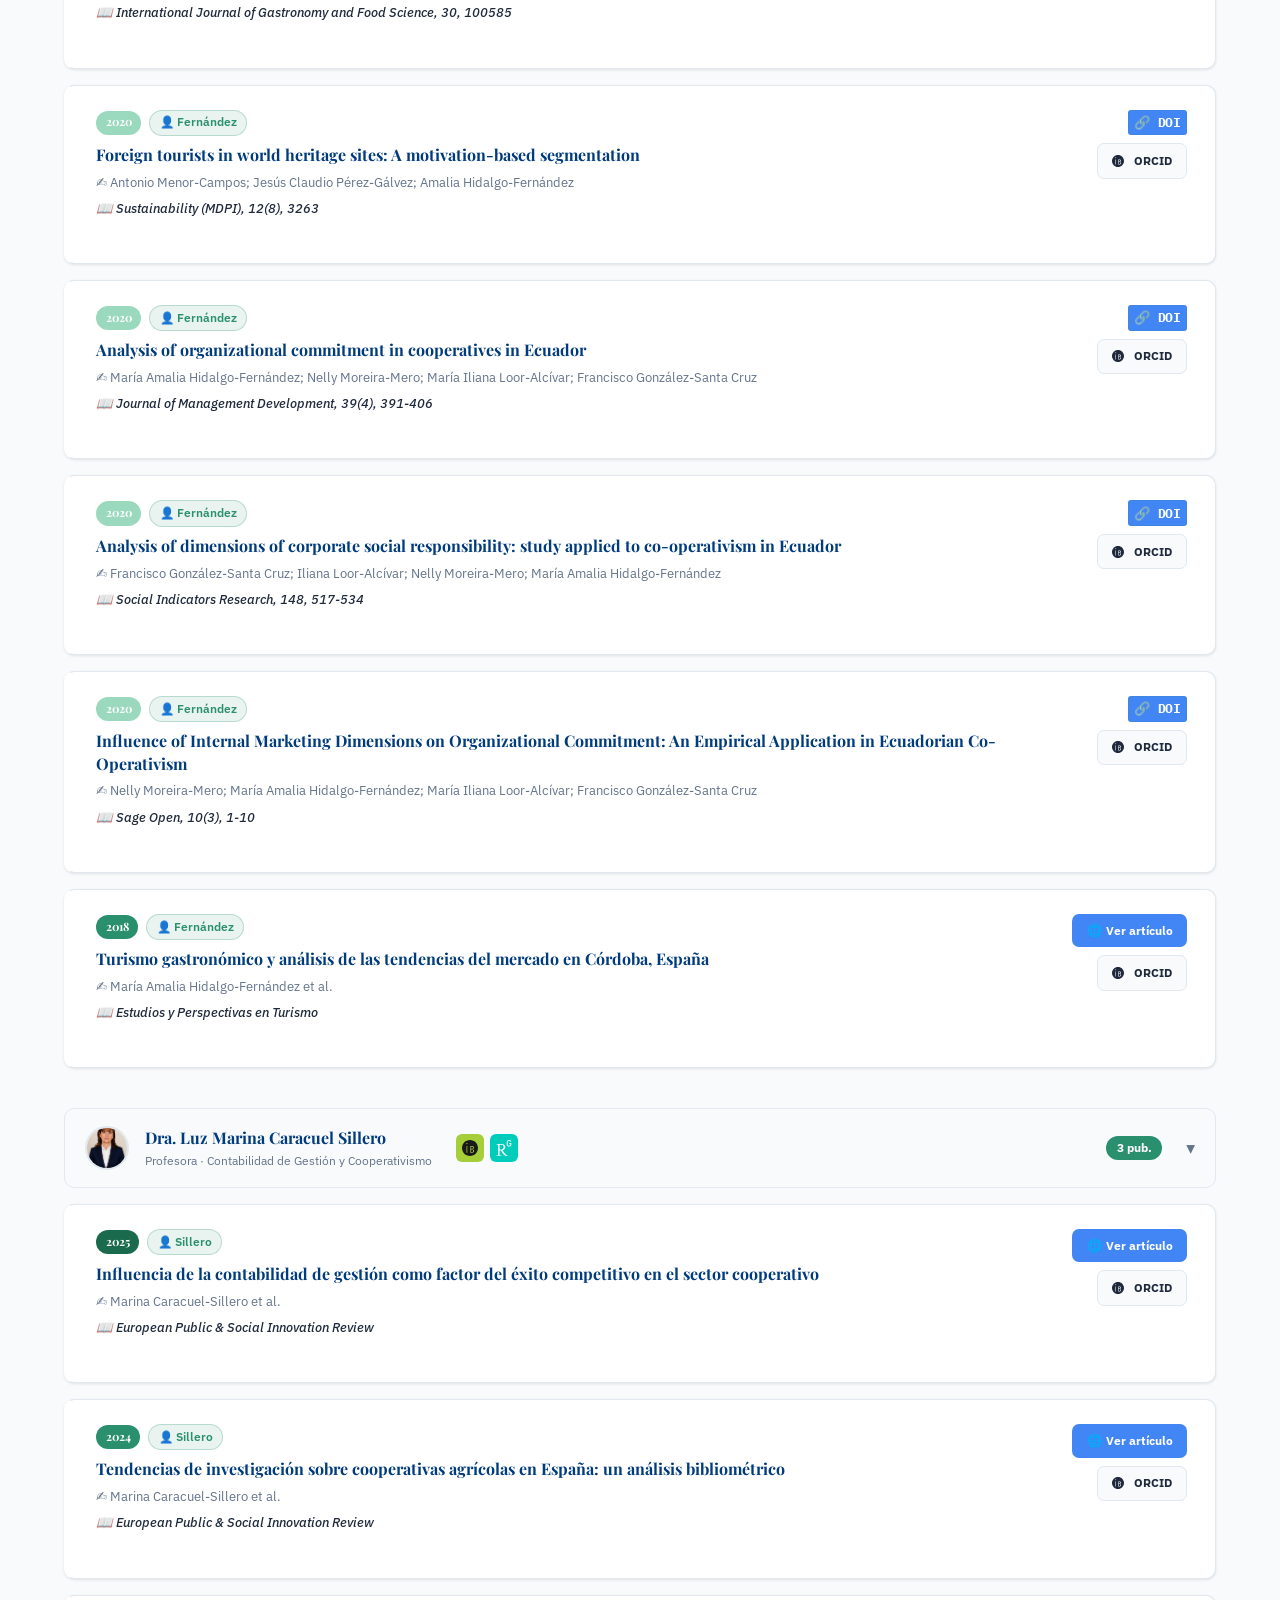
<file: Transferencia_UCO/publicaciones.html>
<!DOCTYPE html>
<html lang="es">
<head>
    <meta charset="UTF-8">
    <meta name="viewport" content="width=device-width, initial-scale=1.0">
    <title>Publicaciones Científicas · FICOTUR (SEJ-717) | Universidad de Córdoba</title>
    <meta name="description" content="Producción científica del Grupo FICOTUR (SEJ-717) de la Universidad de Córdoba (+500 publicaciones, +7500 citas). Artículos indexados en JCR, SJR y Dialnet Métricas.">
    <meta name="keywords" content="Publicaciones FICOTUR, Artículos científicos, JCR, SJR, Dialnet, SEJ-717, Universidad de Córdoba, UCO, investigación contabilidad, finanzas, turismo sostenible, Ricardo Hernández Rojas, Leonardo Gallardo Apolo">
    <meta name="author" content="Grupo de Investigación FICOTUR (SEJ-717) · Universidad de Córdoba">
    <meta name="robots" content="index, follow, max-snippet:-1, max-image-preview:large, max-video-preview:-1">
    <meta name="googlebot" content="index, follow, max-snippet:-1, max-image-preview:large, max-video-preview:-1">
    <link rel="canonical" href="https://www.uco.es/investiga/grupos/ficotur/publicaciones.html">
    <link rel="sitemap" type="application/xml" title="Sitemap" href="sitemap.xml">
    <link rel="icon" type="image/png" href="logo_ficotur_vertical.png">
    <link rel="apple-touch-icon" href="logo_ficotur_vertical.png">
    <link rel="stylesheet" href="style.css">

    <!-- Open Graph / Meta Social -->
    <meta property="og:type" content="website">
    <meta property="og:title" content="Publicaciones Científicas · FICOTUR (SEJ-717) | Universidad de Córdoba">
    <meta property="og:description" content="Producción científica de alto impacto del Grupo FICOTUR en JCR, SJR y Dialnet (+500 publicaciones).">
    <meta property="og:url" content="https://www.uco.es/investiga/grupos/ficotur/publicaciones.html">
    <meta property="og:image" content="https://www.uco.es/investiga/grupos/ficotur/logo_ficotur_vertical.png">
    <meta property="og:site_name" content="FICOTUR - Universidad de Córdoba">
    <meta property="og:locale" content="es_ES">

    <!-- Twitter Cards -->
    <meta name="twitter:card" content="summary_large_image">
    <meta name="twitter:title" content="Publicaciones Científicas · FICOTUR (SEJ-717) | UCO">
    <meta name="twitter:description" content="Artículos y libros científicos del Grupo de Investigación FICOTUR.">
    <meta name="twitter:image" content="https://www.uco.es/investiga/grupos/ficotur/logo_ficotur_vertical.png">

    <!-- Schema.org JSON-LD -->
    <script type="application/ld+json">
    {
      "@context": "https://schema.org",
      "@type": "CollectionPage",
      "@id": "https://www.uco.es/investiga/grupos/ficotur/publicaciones.html",
      "url": "https://www.uco.es/investiga/grupos/ficotur/publicaciones.html",
      "name": "Publicaciones Científicas - FICOTUR UCO",
      "isPartOf": {
        "@type": "WebSite",
        "url": "https://www.uco.es/investiga/grupos/ficotur/index.html",
        "name": "FICOTUR - Universidad de Córdoba"
      }
    }
    </script>
    <style>
        /* ===== HERO BANNER ===== */
        .pub-hero {
            background: linear-gradient(135deg, var(--primary) 0%, #1a3a5c 60%, #0d2840 100%);
            padding: 4rem 0 3rem;
            text-align: center;
            position: relative;
            overflow: hidden;
        }
        .pub-hero::before {
            content: '';
            position: absolute;
            inset: 0;
            background: url("data:image/svg+xml,%3Csvg width='60' height='60' viewBox='0 0 60 60' xmlns='http://www.w3.org/2000/svg'%3E%3Cg fill='%23ffffff' fill-opacity='0.03'%3E%3Cpath d='M36 34v-4h-2v4h-4v2h4v4h2v-4h4v-2h-4zm0-30V0h-2v4h-4v2h4v4h2V6h4V4h-4zM6 34v-4H4v4H0v2h4v4h2v-4h4v-2H6zM6 4V0H4v4H0v2h4v4h2V6h4V4H6z'/%3E%3C/g%3E%3C/svg%3E");
        }
        .pub-hero h1 { color:#fff; font-size:2.4rem; margin-bottom:.8rem; font-family:var(--font-headings); position:relative; }
        .pub-hero p  { color:rgba(255,255,255,.75); max-width:640px; margin:0 auto 2rem; font-size:1.05rem; line-height:1.65; position:relative; }
        .pub-hero-stats { display:flex; justify-content:center; gap:3rem; flex-wrap:wrap; position:relative; }
        .pub-hero-stat .num   { display:block; font-size:2rem; font-weight:800; color:var(--accent); font-family:var(--font-headings); line-height:1; }
        .pub-hero-stat .label { font-size:.78rem; text-transform:uppercase; letter-spacing:.08em; color:rgba(255,255,255,.6); margin-top:.25rem; }

        /* ===== FILTROS ===== */
        .pub-controls-bar {
            background: var(--bg-white);
            border-bottom: 1px solid var(--border-color);
            padding: 1.25rem 0;
            position: sticky;
            top: 72px;
            z-index: 90;
            box-shadow: 0 2px 8px rgba(0,0,0,.06);
        }
        .pub-controls-inner {
            display: flex;
            align-items: center;
            gap: 1rem;
            flex-wrap: wrap;
        }
        .pub-search-input {
            flex: 1;
            min-width: 220px;
            padding: .6rem 1rem;
            border: 1.5px solid var(--border-color);
            border-radius: 8px;
            font-size: .9rem;
            font-family: var(--font-body);
            outline: none;
            transition: var(--transition);
            background: var(--bg-light);
        }
        .pub-search-input:focus { border-color: var(--secondary); background: white; }
        .filter-chip-bar { display:flex; gap:.45rem; flex-wrap:wrap; }
        .fchip {
            padding: .35rem .85rem;
            border-radius: 50px;
            border: 1.5px solid var(--border-color);
            background: var(--bg-light);
            font-size: .8rem;
            font-weight: 600;
            color: var(--text-muted);
            cursor: pointer;
            transition: var(--transition);
            user-select: none;
        }
        .fchip:hover  { border-color: var(--secondary); color: var(--secondary); }
        .fchip.active { border-color: var(--secondary); background: var(--secondary); color: white; }

        /* ===== LAYOUT PUBLICACIONES ===== */
        .pub-main { padding: 3rem 0 4rem; }
        .pub-count-bar {
            display: flex;
            justify-content: space-between;
            align-items: center;
            margin-bottom: 1.5rem;
            font-size: .88rem;
            color: var(--text-muted);
        }
        .pub-count-bar strong { color: var(--primary); }

        /* Tarjeta de publicación */
        .pub-card {
            background: var(--bg-white);
            border: 1px solid var(--border-color);
            border-left: 4px solid transparent;
            border-radius: 10px;
            padding: 1.5rem 1.75rem;
            margin-bottom: 1rem;
            display: grid;
            grid-template-columns: 1fr auto;
            gap: .75rem 1.5rem;
            align-items: start;
            transition: var(--transition);
            box-shadow: var(--shadow-sm);
        }
        .pub-card:hover { box-shadow: var(--shadow-md); border-left-color: var(--secondary); transform: translateX(3px); }
        .pub-card-meta {
            display: flex;
            align-items: center;
            gap: .5rem;
            flex-wrap: wrap;
            margin-bottom: .5rem;
        }
        .pub-year {
            background: var(--secondary);
            color: white;
            font-size: .72rem;
            font-weight: 700;
            padding: .18rem .6rem;
            border-radius: 50px;
            font-family: var(--font-headings);
        }
        .pub-year.y2026 { background: #003B7C; }
        .pub-year.y2025 { background: #1a6b4e; }
        .pub-year.y2024 { background: #2a8f6c; }
        .pub-year.y2023 { background: #3aab82; }
        .pub-year.y2022 { background: #7cc4a6; }
        .pub-year.y2020 { background: #9ad9be; }
        .pub-researcher-tag {
            font-size: .72rem;
            font-weight: 600;
            padding: .18rem .6rem;
            border-radius: 50px;
            background: rgba(42,143,108,.1);
            color: var(--secondary);
            border: 1px solid rgba(42,143,108,.25);
            white-space: nowrap;
        }
        .pub-title {
            font-size: 1rem;
            font-weight: 700;
            color: var(--primary);
            font-family: var(--font-headings);
            line-height: 1.4;
            margin-bottom: .35rem;
        }
        .pub-authors  { font-size: .83rem; color: var(--text-muted); margin-bottom: .3rem; }
        .pub-journal  { font-size: .83rem; color: var(--text-dark); font-style: italic; font-weight: 500; }
        .pub-actions  { display:flex; flex-direction:column; gap:.5rem; align-items:flex-end; flex-shrink:0; }
        .pub-btn-doi {
            display: inline-flex;
            align-items: center;
            gap: .35rem;
            padding: .42rem .9rem;
            border-radius: 7px;
            font-size: .78rem;
            font-weight: 700;
            text-decoration: none;
            transition: var(--transition);
            white-space: nowrap;
        }
        .pub-btn-doi.doi    { background: #4285F4; color: white; }
        .pub-btn-doi.doi:hover { background: #3367D6; }
        .pub-btn-doi.scholar { background: var(--bg-light); color: var(--text-dark); border: 1px solid var(--border-color); }
        .pub-btn-doi.scholar:hover { background: var(--border-color); }

        /* Sección por investigador */
        .researcher-section { margin-bottom: 2.5rem; }
        .researcher-section-header {
            display: flex;
            align-items: center;
            gap: 1rem;
            padding: 1rem 1.25rem;
            background: var(--bg-light);
            border-radius: 10px;
            border: 1px solid var(--border-color);
            margin-bottom: 1rem;
            cursor: pointer;
            user-select: none;
            transition: var(--transition);
        }
        .researcher-section-header:hover { border-color: var(--secondary); }
        .rsh-avatar { width:44px; height:44px; border-radius:50%; object-fit:cover; border:2px solid var(--border-color); flex-shrink:0; }
        .rsh-name { font-size:1rem; font-weight:700; color:var(--primary); font-family:var(--font-headings); margin:0; }
        .rsh-role { font-size:.78rem; color:var(--text-muted); margin:0; }
        .rsh-count { margin-left:auto; background:var(--secondary); color:white; font-size:.72rem; font-weight:700; padding:.2rem .65rem; border-radius:50px; white-space:nowrap; flex-shrink:0; }
        .rsh-toggle { margin-left:.5rem; font-size:1.1rem; color:var(--text-muted); transition:transform .25s ease; flex-shrink:0; }
        .researcher-section.collapsed .rsh-toggle { transform: rotate(-90deg); }
        .rsh-links { display:flex; gap:.4rem; margin-left:.5rem; }
        .rsh-link-icon {
            width:28px; height:28px; border-radius:6px; display:inline-flex; align-items:center; justify-content:center;
            font-size:.75rem; font-weight:700; text-decoration:none; flex-shrink:0;
        }
        .rsh-link-icon.scholar { background:#4285F4; color:white; }
        .rsh-link-icon.orcid   { background:#A6CE39; color:#1a1a1a; }
        .rsh-link-icon.rgate   { background:#00CCBB; color:white; }

        /* Nota informativa */
        .pub-note {
            display:flex; gap:.75rem; align-items:flex-start;
            background: linear-gradient(135deg,rgba(42,143,108,.06),rgba(42,143,108,.01));
            border:1px solid rgba(42,143,108,.22);
            border-radius:10px; padding:1.25rem; font-size:.88rem; color:var(--text-dark); line-height:1.6;
            margin-top:2rem;
        }
        .pub-note-icon { font-size:1.5rem; flex-shrink:0; margin-top:.05rem; }

        /* Panel de Métricas de Impacto Google Scholar por Investigador */
        .rsh-scholar-panel {
            background: linear-gradient(135deg, rgba(255, 255, 255, 0.98), rgba(248, 250, 252, 0.95));
            border: 1px solid var(--border-color);
            border-left: 4px solid #4285F4;
            border-radius: 12px;
            padding: 1.25rem 1.5rem;
            margin-bottom: 1.5rem;
            box-shadow: 0 4px 14px rgba(0, 59, 124, 0.06);
            backdrop-filter: blur(8px);
        }
        .rsh-scholar-top {
            display: flex;
            align-items: center;
            justify-content: space-between;
            margin-bottom: 1rem;
            padding-bottom: 0.6rem;
            border-bottom: 1px solid var(--border-color);
            flex-wrap: wrap;
            gap: 0.5rem;
        }
        .rsh-scholar-title {
            display: flex;
            align-items: center;
            gap: 0.5rem;
            font-size: 0.95rem;
            font-weight: 700;
            color: var(--primary);
            font-family: var(--font-headings);
        }
        .rsh-scholar-title svg {
            color: #4285F4;
            flex-shrink: 0;
        }
        .rsh-scholar-link {
            font-size: 0.82rem;
            font-weight: 600;
            color: #4285F4;
            text-decoration: none;
            display: inline-flex;
            align-items: center;
            gap: 0.25rem;
            transition: var(--transition);
        }
        .rsh-scholar-link:hover {
            text-decoration: underline;
            color: #2b6cb0;
        }
        .rsh-scholar-grid {
            display: grid;
            grid-template-columns: 290px 1fr;
            gap: 1.5rem;
            align-items: center;
        }
        /* Tabla de índices */
        .rsh-metrics-table {
            width: 100%;
            border-collapse: collapse;
            font-size: 0.85rem;
        }
        .rsh-metrics-table th {
            text-align: right;
            padding: 0.4rem 0.5rem;
            font-weight: 600;
            color: var(--text-muted);
            font-size: 0.76rem;
            text-transform: uppercase;
            letter-spacing: 0.5px;
            border-bottom: 1px solid var(--border-color);
        }
        .rsh-metrics-table th:first-child {
            text-align: left;
            padding-left: 0;
        }
        .rsh-metrics-table td {
            padding: 0.45rem 0.5rem;
            text-align: right;
            font-family: var(--font-mono);
            font-weight: 600;
            color: var(--text-dark);
            border-bottom: 1px solid rgba(226, 232, 240, 0.6);
        }
        .rsh-metrics-table td:first-child {
            text-align: left;
            font-family: var(--font-body);
            font-weight: 500;
            color: var(--text-muted);
            padding-left: 0;
        }
        .rsh-metrics-table tr:hover td {
            background: rgba(66, 133, 244, 0.04);
        }
        /* Gráfico de barras de evolución */
        .rsh-chart-container {
            display: flex;
            flex-direction: column;
            gap: 0.4rem;
        }
        .rsh-chart-header {
            display: flex;
            justify-content: space-between;
            align-items: center;
            font-size: 0.78rem;
            color: var(--text-muted);
            font-weight: 600;
        }
        .rsh-chart-bars {
            display: flex;
            align-items: flex-end;
            justify-content: space-between;
            gap: 0.45rem;
            height: 110px;
            padding: 1rem 0.5rem 0;
            background: rgba(241, 245, 249, 0.7);
            border-radius: 8px;
            border-bottom: 2px solid var(--border-color);
        }
        .rsh-bar-col {
            display: flex;
            flex-direction: column;
            align-items: center;
            flex: 1;
            height: 100%;
            justify-content: flex-end;
            position: relative;
        }
        .rsh-bar-fill {
            width: 75%;
            max-width: 26px;
            min-height: 4px;
            background: linear-gradient(180deg, #4285F4 0%, #003B7C 100%);
            border-radius: 4px 4px 0 0;
            transition: height 0.6s cubic-bezier(0.4, 0, 0.2, 1), transform 0.2s ease, background 0.2s ease;
            cursor: pointer;
        }
        .rsh-bar-fill:hover {
            transform: scaleY(1.06);
            background: linear-gradient(180deg, #2A8F6C 0%, #1a6b4e 100%);
        }
        .rsh-bar-val {
            font-size: 0.72rem;
            font-family: var(--font-mono);
            font-weight: 700;
            color: var(--primary);
            margin-bottom: 0.25rem;
            line-height: 1;
        }
        .rsh-bar-year {
            font-size: 0.72rem;
            color: var(--text-muted);
            font-family: var(--font-mono);
            margin-top: 0.35rem;
            font-weight: 600;
        }
        @media(max-width: 768px) {
            .rsh-scholar-grid {
                grid-template-columns: 1fr;
                gap: 1.25rem;
            }
            .rsh-chart-bars {
                height: 90px;
            }
        }

        /* Sin resultados */
        .pub-empty { text-align:center; padding:3rem 1rem; color:var(--text-muted); font-size:.95rem; }

        @media(max-width:700px){
            .pub-hero h1 { font-size:1.7rem; }
            .pub-card { grid-template-columns:1fr; }
            .pub-actions { flex-direction:row; align-items:flex-start; }
        }
    </style>
</head>
<body>

    <!-- CABECERA -->
    <header class="header">
        <div class="container header-container">
            <a href="index.html" class="logo-link" aria-label="Página de inicio de Ficotur">
                <img src="logo_ficotur_vertical.png" alt="Logotipo oficial de Ficotur UCO" class="logo-img">
            </a>
            <button id="nav-toggle" class="nav-toggle" aria-expanded="false" aria-label="Abrir menú">☰</button>
            <nav id="nav-menu" class="nav">
                <a href="index.html"         class="nav-link" data-translate="nav-inicio">Inicio</a>
                <a href="equipo.html"        class="nav-link" data-translate="nav-equipo">Equipo</a>
                <a href="proyectos.html"     class="nav-link" data-translate="nav-proyectos">Proyectos</a>
                <a href="publicaciones.html" class="nav-link active" data-translate="nav-publicaciones">Publicaciones</a>
                <a href="training.html"      class="nav-link" data-translate="nav-training">Training</a>
                <a href="contacto.html"      class="nav-link" data-translate="nav-contacto">Contacto</a>
            </nav>
            <div class="lang-selector">
                <select id="lang-select" class="lang-select" aria-label="Seleccionar idioma">
                    <option value="es">ES</option>
                    <option value="en">EN</option>
                    <option value="fr">FR</option>
                    <option value="pt">PT</option>
                </select>
            </div>
        </div>
    </header>

    <!-- HERO -->
    <div class="pub-hero" style="padding: 3.5rem 0 0;">
        <div class="container" style="padding-bottom: 2rem;">
            <h1>Producción Científica Reciente</h1>
            <p>Últimas publicaciones de los investigadores del grupo, indexadas en revistas internacionales de impacto (JCR · SJR · Scopus · Web of Science).</p>
        </div>

        <!-- Estadísticas sincronizadas con index.html (trayectoria completa Google Scholar) -->
        <div class="hero-stats-bar">
            <div class="container hero-stats-inner">
                <a href="equipo.html" class="hero-stat" style="text-decoration:none;">
                    <span class="hero-stat-num" data-target="10">10</span>
                    <span class="hero-stat-label" data-translate="stat-investigadores">Investigadores</span>
                </a>
                <div class="hero-stat-divider"></div>
                <a href="publicaciones.html" class="hero-stat" style="text-decoration:none;">
                    <span class="hero-stat-num" data-target="500" data-prefix="+">+500</span>
                    <span class="hero-stat-label" data-translate="stat-articulos">Publicaciones Científicas</span>
                </a>
                <div class="hero-stat-divider"></div>
                <a href="https://scholar.google.com/citations?user=3jb2UysAAAAJ&hl=es" target="_blank" rel="noopener" class="hero-stat" style="text-decoration:none;">
                    <span class="hero-stat-num" data-target="7500" data-prefix="+">+7.500</span>
                    <span class="hero-stat-label" data-translate="stat-citas">Citas Académicas</span>
                </a>
                <div class="hero-stat-divider"></div>
                <a href="proyectos.html" class="hero-stat" style="text-decoration:none;">
                    <span class="hero-stat-num" data-target="5">5</span>
                    <span class="hero-stat-label" data-translate="stat-proyectos">Proyectos Activos</span>
                </a>
                <div class="hero-stat-divider"></div>
                <a href="index.html#lineas" class="hero-stat" style="text-decoration:none;">
                    <span class="hero-stat-num" data-target="6">6</span>
                    <span class="hero-stat-label" data-translate="stat-lineas">Líneas de Investigación</span>
                </a>
            </div>
        </div>
    </div>

    <!-- BARRA DE FILTROS -->
    <div class="pub-controls-bar">
        <div class="container">
            <div class="pub-controls-inner">
                <input type="text" id="pub-search" class="pub-search-input"
                       placeholder="🔍 Buscar por título, autor o revista…" aria-label="Buscar publicaciones">

                <div class="filter-chip-bar" id="year-chips" aria-label="Filtrar por año">
                    <button class="fchip active" data-year="">Todos</button>
                    <button class="fchip" data-year="2026">2026</button>
                    <button class="fchip" data-year="2025">2025</button>
                    <button class="fchip" data-year="2024">2024</button>
                    <button class="fchip" data-year="2023">2023</button>
                    <button class="fchip" data-year="2022">2022</button>
                    <button class="fchip" data-year="2020">2020</button>
                </div>
            </div>
        </div>
    </div>

    <!-- CONTENIDO PRINCIPAL -->
    <main class="pub-main">
        <div class="container">

            <div class="pub-count-bar">
                <span id="pub-count-label">Mostrando <strong id="pub-count">0</strong> publicaciones</span>
                <span style="font-size:.8rem;">Fuente: Google Scholar · Verificadas manualmente</span>
            </div>

            <div id="pub-list"></div>

            <!-- Nota informativa -->
            <div class="pub-note">
                <span class="pub-note-icon">📋</span>
                <div>
                    <strong style="color:var(--secondary); display:block; margin-bottom:.3rem;">Sobre este repositorio</strong>
                    Las publicaciones mostradas han sido verificadas mediante búsqueda en <strong>Google Scholar</strong>,
                    <strong>ORCID</strong> y repositorios institucionales (2022–2025). Haz clic en
                    <em>"Ver artículo"</em> para acceder directamente a la fuente original o DOI.
                    Para acceder al perfil completo de cada investigador (incluyendo citas e índice H),
                    usa el botón <strong>Scholar</strong> en el encabezado de cada sección.
                    <br><br>
                    <em style="color:var(--text-muted);">Próximamente: integración automática con la colección Zotero del grupo.</em>
                </div>
            </div>

        </div>
    </main>

    <!-- PIE DE PÁGINA (ESTILO CNIO) -->
    <footer class="footer-cnio">
        <!-- 1. Barra superior: Redes y Accesos -->
        <div class="footer-top-bar">
            <div class="container footer-top-inner">
                <div class="footer-socials">
                    <span class="social-prefix">FICOTUR</span>
                    <a href="https://www.linkedin.com/in/ricardohernandezrojas" target="_blank" rel="noopener" aria-label="LinkedIn">
                        <svg class="icon-svg" viewBox="0 0 24 24"><path fill="currentColor" d="M19 3a2 2 0 0 1 2 2v14a2 2 0 0 1-2 2H5a2 2 0 0 1-2-2V5a2 2 0 0 1 2-2h14m-.5 15.5v-5.3a3.26 3.26 0 0 0-3.26-3.26c-.85 0-1.84.52-2.32 1.3v-1.11h-2.79v8.37h2.79v-4.93c0-.77.62-1.4 1.39-1.4a1.4 1.4 0 0 1 1.4 1.4v4.93h2.79M6.88 8.56a1.68 1.68 0 0 0 1.68-1.68c0-.93-.75-1.69-1.68-1.69a1.69 1.69 0 0 0-1.69 1.69c0 .93.76 1.68 1.69 1.68m1.39 9.94v-8.37H5.5v8.37h2.77z"/></svg>
                    </a>
                    <a href="https://scholar.google.es/citations?user=Y70n6oMAAAAJ" target="_blank" rel="noopener" aria-label="Google Scholar">
                        <svg class="icon-svg" viewBox="0 0 24 24"><path fill="currentColor" d="M12 3L1 9l11 6l9-4.91V17h2V9L12 3M5.89 12.55L12 15.88l6.11-3.33c.6.93.89 2 .89 3.45H5c0-1.45.29-2.52.89-3.45Z"/></svg>
                    </a>
                    <a href="https://orcid.org/0000-0002-3055-2151" target="_blank" rel="noopener" aria-label="ORCID">
                        <svg class="icon-svg" viewBox="0 0 24 24"><path fill="currentColor" d="M12 2C6.477 2 2 6.477 2 12s4.477 10 10 10s10-4.477 10-10S17.523 2 12 2zm-.229 14.808H9.95V7.198h1.822v9.61zm-.911-10.8c-.615 0-1.077-.456-1.077-1.077c0-.621.462-1.077 1.077-1.077c.621 0 1.077.456 1.077 1.077c0 .621-.456 1.077-1.077 1.077zm5.556 10.8c-1.371 0-2.316-.948-2.316-2.304v-4.996h1.84v4.996c0 .736.43 1.157 1.134 1.157c.71 0 1.144-.421 1.144-1.157v-4.996h1.84v4.996c0 1.356-.948 2.304-2.642 2.304z"/></svg>
                    </a>
                </div>
                <div class="footer-top-right">
                    <span class="co-prefix">Cátedra Asociada:</span>
                    <a href="https://www.uco.es/catedrasyaulas/catedraturismo/" target="_blank" rel="noopener">Cátedra de Turismo Patrimonial y Cultural ↗</a>
                </div>
            </div>
        </div>

        <!-- 2. Sección central: Marca, Info y Acciones -->
        <div class="footer-middle-section">
            <div class="container footer-middle-grid">
                <!-- Columna Izq: Logotipo y lema -->
                <div class="footer-col-brand">
                    <a href="index.html" class="footer-logo-link">
                        <img src="logo_ficotur.png" alt="Logotipo Ficotur UCO" class="footer-logo">
                    </a>
                    <p class="footer-tagline">Grupo de Investigación SEJ-717 (Ficotur) de la Universidad de Córdoba.</p>
                </div>
                
                <!-- Columna Centro: Información de contacto -->
                <div class="footer-col-info">
                    <p class="footer-address">
                        <strong>Facultad de Derecho y Ciencias Económicas y Empresariales</strong><br>
                        Plaza de Puerta Nueva, s/n, 14002, Córdoba, España<br>
                        📞 <a href="tel:+34957211250">+34 957 21 12 50</a> | ✉️ <a href="mailto:ficotur@uco.es">ficotur@uco.es</a>
                    </p>
                </div>
                
                <!-- Columna Der: Botones de Acción -->
                <div class="footer-col-actions">
                    <p class="actions-title">¿Quieres colaborar con nosotros?</p>
                    <a href="contacto.html" class="btn-footer-outline">CONTACTO</a>
                    <a href="https://www.uco.es/servicios/actualidad/boletines" target="_blank" rel="noopener" class="btn-footer-outline">BOLETÍN UCO</a>
                </div>
            </div>
        </div>

        <!-- 3. Sección de logos de Financiación / Acreditaciones (Monocromáticos) -->
        <div class="footer-funding-section">
            <div class="container">
                <span class="funding-title">Financiación institucional / Colaboradores</span>
                <div class="funding-logos-grid">
                    <a href="https://www.uco.es/" target="_blank" rel="noopener" aria-label="Universidad de Córdoba">
                        <img src="logo_uco.png" alt="Universidad de Córdoba" class="funding-logo">
                    </a>
                    <a href="https://www.uco.es/catedrasyaulas/catedraturismo/" target="_blank" rel="noopener" aria-label="Cátedra de Turismo Patrimonial y Cultural">
                        <img src="logo_catedra.png" alt="Cátedra de Turismo Patrimonial y Cultural" class="funding-logo">
                    </a>
                    <a href="https://www.juntadeandalucia.es/organismos/universidadinvestigacioneinnovacion/areas/universidad.html" target="_blank" rel="noopener" aria-label="Junta de Andalucía">
                        <img src="logo_junta.png" alt="Junta de Andalucía" class="funding-logo">
                    </a>
                    <a href="https://fecyt.es/es/tematica/investigacion" target="_blank" rel="noopener" aria-label="Ministerio de Ciencia e Innovación - FECYT">
                        <img src="logo_ministerio_fecyt.png" alt="Ministerio de Ciencia e Innovación - FECYT" class="funding-logo">
                    </a>
                    <a href="https://www.consilium.europa.eu/es/council-eu/search-the-list-of-council-preparatory-bodies/working-party-on-research/" target="_blank" rel="noopener" aria-label="Financiado por la Unión Europea - NextGenerationEU">
                        <img src="logo_ue_nextgen.png" alt="Financiado por la Unión Europea - NextGenerationEU" class="funding-logo">
                    </a>
                </div>
            </div>
        </div>

        <!-- 4. Barra de enlaces legales y créditos -->
        <div class="footer-bottom-bar">
            <div class="container footer-bottom-inner">
                <div class="footer-bottom-links">
                    <a href="index.html" data-translate="nav-inicio">Inicio</a>
                    <a href="equipo.html" data-translate="nav-equipo">Equipo</a>
                    <a href="proyectos.html" data-translate="nav-proyectos">Proyectos</a>
                    <a href="publicaciones.html" data-translate="nav-publicaciones">Publicaciones</a>
                    <a href="training.html" data-translate="nav-training">Training</a>
                    <a href="contacto.html" data-translate="nav-contacto">Contacto</a>
                </div>
                <div class="footer-legal-links">
                    <a href="#" id="footer-btn-legal" data-translate="footer-legal">Aviso Legal</a>
                    <a href="#" id="footer-btn-privacy" data-translate="footer-privacy">Política de Privacidad</a>
                    <a href="#" id="footer-btn-cookies" data-translate="footer-cookies">Cookies</a>
                </div>
                <p class="footer-credits" data-translate="footer-derechos">
                    © 2026 Grupo de Investigación Ficotur (SEJ-717). Todos los derechos reservados.
                </p>
            </div>
        </div>
    </footer>

    <script src="traducciones.js"></script>
    <script src="app.js"></script>

    <script>
    /* ===================================================
       DATOS REALES DE PUBLICACIONES — FICOTUR
       Fuente: Google Scholar (verificado julio 2026)
       =================================================== */
    const PUBLICACIONES_FICOTUR = [
        {
            investigador: 'Ricardo Hernández Rojas',
            foto: 'ricardo.jpg',
            cargo: 'Profesor Titular · Economía Financiera y Contabilidad',
            links: {
                scholar: 'https://scholar.google.com/citations?user=3jb2UysAAAAJ&hl=es',
                orcid:   'https://orcid.org/0000-0002-3055-2151',
                rgate:   'https://www.researchgate.net/profile/Ricardo-David-Hernandez-Rojas'
            },
            scholarMetrics: {
                perfilUrl: 'https://scholar.google.com/citations?user=3jb2UysAAAAJ&hl=es',
                citas: { total: '1.441', desde2021: '1.277' },
                indiceH: { total: 20, desde2021: 20 },
                indiceI10: { total: 31, desde2021: 29 },
                evolucion: [
                    { year: 2019, count: 37 },
                    { year: 2020, count: 68 },
                    { year: 2021, count: 106 },
                    { year: 2022, count: 213 },
                    { year: 2023, count: 226 },
                    { year: 2024, count: 254 },
                    { year: 2025, count: 250 },
                    { year: 2026, count: 208 }
                ]
            },
            publicaciones: [
                { titulo:'Gastronomy in Heritage Cities: Traditional Bread in the Culinary Experience', autores:'Ricardo D. Hernández Rojas', año:2025, revista:'RIVAR – Revista Iberoamericana de Viticultura, Agroindustria y Ruralidad', url:'https://revistas.usach.cl/ojs/index.php/rivar', doi:false },
                { titulo:'Visitor satisfaction at the Royal Tombs of Sipán Museum, Lambayeque, Peru: a study of the impact on image and recommendation', autores:'Ricardo D. Hernández Rojas et al.', año:2025, revista:'Quality & Quantity', url:'https://link.springer.com/journal/11135', doi:false },
                { titulo:'The Study of Gastronomic Tourism in Cordoba and the Association of the Cuisine: An Econometric Analysis', autores:'Ricardo D. Hernández Rojas et al.', año:2025, revista:'SSRN Electronic Journal', url:'https://papers.ssrn.com/', doi:false },
                { titulo:'Análisis de la gastronomía local a través de las fuentes de información, imagen y satisfacción', autores:'Ricardo Hernández-Rojas; Nuria Huete-Alcocer', año:2023, revista:'Tourism & Heritage Journal', url:'https://doi.org/10.1344/THJ.2023.5.428420', doi:true },
                { titulo:'Gestión en ciudades patrimonio de la humanidad: la satisfacción del turista', autores:'Ricardo Hernández Rojas', año:2023, revista:'Cuadernos de Gestión Turística del Patrimonio', url:'https://cuadernosgestionturisticadelpatrimonio.es', doi:false },
                { titulo:'Does local cuisine influence the image of a World Heritage destination and subsequent loyalty?', autores:'Ricardo D. Hernández-Rojas et al.', año:2022, revista:'International Journal of Gastronomy and Food Science', url:'https://doi.org/10.1016/j.ijgfs.2022.100585', doi:true },
                { titulo:'Gastronomy as an effect of visitor loyalty: the Peruvian (Lima) case', autores:'Ricardo D. Hernández-Rojas et al.', año:2022, revista:'International Journal of Tourism Cities', url:'https://doi.org/10.1108/IJTC-02-2021-0028', doi:true },
                { titulo:'Analysis of the impact of traditional gastronomy on loyalty to a world heritage destination', autores:'Ricardo D. Hernández-Rojas; Nuria Huete-Alcocer; Amalia Hidalgo-Fernández', año:2022, revista:'International Journal of Gastronomy and Food Science, 30, 100585', url:'https://doi.org/10.1016/j.ijgfs.2022.100585', doi:true },
                { titulo:'Influence of the restaurant brand and gastronomy on tourist loyalty: A study in Córdoba (Spain)', autores:'Ricardo D. Hernández-Rojas et al.', año:2021, revista:'International Journal of Gastronomy and Food Science', url:'https://doi.org/10.1016/j.ijgfs.2021.100377', doi:true },
                { titulo:'The cultural and heritage tourist, SEM analysis: the case of The Citadel of the Catholic King', autores:'Ricardo D. Hernández-Rojas et al.', año:2021, revista:'Heritage Science', url:'https://doi.org/10.1186/s40494-021-00547-2', doi:true },
                { titulo:'The role of traditional restaurants in tourist destination loyalty', autores:'Ricardo D. Hernández-Rojas et al.', año:2021, revista:'PLOS ONE', url:'https://doi.org/10.1371/journal.pone.0254095', doi:true },
                { titulo:'Dark Tourism in Southern Spain (Córdoba): An Analysis of the Demand', autores:'Ricardo D. Hernández-Rojas et al.', año:2021, revista:'International Journal of Environmental Research and Public Health (MDPI)', url:'https://doi.org/10.3390/ijerph18073940', doi:true },
                { titulo:'Loyalty in Heritage Tourism: The Case of Córdoba and Its Four World Heritage Sites', autores:'Ricardo D. Hernández-Rojas et al.', año:2020, revista:'International Journal of Environmental Research and Public Health (MDPI)', url:'https://doi.org/10.3390/ijerph17186321', doi:true },
                { titulo:'Analysis of the Tourism Demand for Iberian Ham Routes in Andalusia (Southern Spain): Tourist Profile', autores:'Ricardo D. Hernández-Rojas et al.', año:2019, revista:'Sustainability (MDPI)', url:'https://doi.org/10.3390/su11164278', doi:true },
                { titulo:'Turismo Gastronómico: la gastronomía tradicional de Córdoba (España)', autores:'Ricardo D. Hernández-Rojas', año:2018, revista:'Estudios y Perspectivas en Turismo', url:'http://www.scielo.org.ar/scielo.php?pid=S1851-17322018000200007&script=sci_arttext', doi:false },
                { titulo:'The study of gastronomic tourism in Cordoba and the association of the cuisine: An econometric analysis', autores:'Ricardo D. Hernández-Rojas et al.', año:2016, revista:'Tourism and Hospitality Management', url:'https://doi.org/10.20867/thm.22.1.6', doi:true }
            ]
        },
        {
            investigador: 'Dra. Mercedes Luque-Vílchez',
            foto: 'mercedes.jpg',
            cargo: 'Profesora Titular · Contabilidad Social y Sostenibilidad',
            links: {
                scholar: 'https://scholar.google.com/citations?user=tOu8JqEAAAAJ&hl=es',
                orcid:   'https://orcid.org/0000-0001-8392-8573'
            },
            scholarMetrics: {
                perfilUrl: 'https://scholar.google.com/citations?user=tOu8JqEAAAAJ&hl=es',
                citas: { total: '1.480', desde2021: '1.332' },
                indiceH: { total: 16, desde2021: 16 },
                indiceI10: { total: 19, desde2021: 19 },
                evolucion: [
                    { year: 2019, count: 25 },
                    { year: 2020, count: 77 },
                    { year: 2021, count: 105 },
                    { year: 2022, count: 107 },
                    { year: 2023, count: 190 },
                    { year: 2024, count: 286 },
                    { year: 2025, count: 318 },
                    { year: 2026, count: 311 }
                ]
            },
            publicaciones: [
                { titulo:'The EU sustainability reporting mandate in Spain: Challenges and opportunities for practice and academia', autores:'Nicolás Garcia-Torea; Mercedes Luque-Vílchez', año:2025, revista:'Social and Environmental Accountability Journal', url:'https://www.tandfonline.com/journals/rsea20', doi:false },
                { titulo:'The EU Taxonomy, sustainability reporting and financial institutions: understanding the elements driving regulatory uncertainty', autores:'Nicolás García-Torea; Mercedes Luque-Vílchez; Pablo Rodríguez-Gutiérrez', año:2024, revista:'Accounting Forum', url:'https://doi.org/10.1080/01559982.2024.2364953', doi:true },
                { titulo:'The construction of the normative persuasion of social and environmental reporting regulation', autores:'Mercedes Luque-Vílchez; Javier Husillos', año:2024, revista:'Sustainability Accounting, Management and Policy Journal', url:'https://www.emerald.com/insight/publication/issn/2040-8021', doi:false },
                { titulo:'Key aspects of sustainability reporting quality and the future of GRI', autores:'Mercedes Luque-Vílchez; Michela Cordazzo; Gunnar Rimmel; Carol A. Tilt', año:2023, revista:'Sustainability Accounting, Management and Policy Journal', url:'https://www.emerald.com/insight/publication/issn/2040-8021', doi:false },
                { titulo:'The implementation of sustainability reporting in a small and medium enterprise and the emergence of integrated thinking', autores:'Mercedes Luque-Vílchez; A. Rossi', año:2021, revista:'Meditari Accountancy Research', url:'https://doi.org/10.1108/MEDAR-01-2020-0724', doi:true },
                { titulo:'An approach to using the best-worst method for supporting sustainability reporting decision-making in SMEs', autores:'P. Rodríguez-Gutiérrez; M.D. Guerrero-Baena; Mercedes Luque-Vílchez', año:2021, revista:'Journal of Environmental Planning and Management', url:'https://doi.org/10.1080/09640568.2021.1879941', doi:true },
                { titulo:'Institutionalization of the Contents of Sustainability Assurance Services: A Comparison Between Italy and United States', autores:'C. Larrinaga; A. Rossi; M. Núñez-Nickel; Mercedes Luque-Vílchez', año:2020, revista:'Journal of Business Ethics', url:'https://doi.org/10.1007/s10551-018-4011-0', doi:true },
                { titulo:'The Role of Sustainability Performance and Accounting Assurors in Sustainability Assurance Engagements', autores:'Mercedes Luque-Vílchez et al.', año:2019, revista:'Sustainability Accounting, Management and Policy Journal', url:'https://doi.org/10.1108/SAMPJ-09-2017-0102', doi:true },
                { titulo:'Sustainability accounting regulation in Spanish public sector organizations', autores:'Mercedes Luque-Vílchez; C. Larrinaga; R. Fernández', año:2018, revista:'Public Money & Management', url:'https://doi.org/10.1080/09540962.2018.1434343', doi:true },
                { titulo:'Reporting models do not translate well: Failing to regulate CSR reporting in Spain', autores:'Mercedes Luque-Vílchez; C. Larrinaga', año:2016, revista:'Social and Environmental Accountability Journal', url:'https://doi.org/10.1080/0969160X.2016.1149301', doi:true }
            ]
        },
        {
            investigador: 'Dr. Juan Antonio Jimber del Río',
            foto: 'juan_jimber.png',
            cargo: 'Profesor · Economía Financiera y Turismo',
            links: {
                scholar: 'https://scholar.google.com/citations?user=fujPwO0AAAAJ&hl=es',
                orcid: 'https://orcid.org/0000-0001-6886-7434',
                rgate: 'https://www.researchgate.net/profile/Juan-Jimber-Del-Rio'
            },
            scholarMetrics: {
                perfilUrl: 'https://scholar.google.com/citations?user=fujPwO0AAAAJ&hl=es',
                citas: { total: '1.385', desde2021: '1.266' },
                indiceH: { total: 22, desde2021: 21 },
                indiceI10: { total: 35, desde2021: 33 },
                evolucion: [
                    { year: 2019, count: 30 },
                    { year: 2020, count: 37 },
                    { year: 2021, count: 62 },
                    { year: 2022, count: 176 },
                    { year: 2023, count: 198 },
                    { year: 2024, count: 297 },
                    { year: 2025, count: 285 },
                    { year: 2026, count: 207 }
                ]
            },
            publicaciones: [
                { titulo:'Influence of the salaries of the academic personnel of the co-financed universities on the number of scientific publications', autores:'J. A. Jimber del Rio; A. Arias-Barrionuevo', año:2025, revista:'Intangible Capital', url:'https://doi.org/10.3926/ic.2589', doi:true },
                { titulo:'Residential satisfaction indicator: Latin American evidence', autores:'Juan Antonio Jimber del Río et al.', año:2025, revista:'International Journal of Strategic Property Management', url:'https://doi.org/10.3846/ijspm.2025.23241', doi:true },
                { titulo:'Residential Customer Satisfaction in a Latin American Urban Context', autores:'Michelle-Ángela Zea-de la Torre; Juan-Antonio Jimber-del Río; Arnaldo Vergara-Romero et al.', año:2024, revista:'Journal of the Knowledge Economy', url:'https://doi.org/10.1007/s13132-024-01818-y', doi:true },
                { titulo:'Contribution of rare earth elements is key to the economy of the future', autores:'J.-R. Cuadros-Muñoz; J.-A. Jimber-del-Río; A. Vergara-Romero et al.', año:2024, revista:'Land (MDPI)', url:'https://doi.org/10.3390/land13081220', doi:true },
                { titulo:'Good Governance and Innovation: a Renewed Global Framework for National and Supranational Policy Advancement', autores:'Alberto Ibanez; J. A. Jimber del Rio; Gyanendra Singh Sisodia et al.', año:2024, revista:'Journal of the Knowledge Economy', url:'https://doi.org/10.1007/s13132-023-01324-7', doi:true },
                { titulo:'Tourist loyalty model in world heritage cities: Córdoba as a case study', autores:'Juan Antonio Jimber del Río et al.', año:2022, revista:'PLOS ONE', url:'https://doi.org/10.1371/journal.pone.0267363', doi:true },
                { titulo:'Structural model of loyalty in the tourism industry: the case of Galapagos natural reserve', autores:'Juan Antonio Jimber del Río et al.', año:2021, revista:'International Journal of Tourism Research', url:'https://doi.org/10.1002/jtr.2436', doi:true },
                { titulo:'Citizen e-government satisfaction model in Latin America: the case of Ecuador', autores:'Juan Antonio Jimber del Río et al.', año:2021, revista:'Global Knowledge, Memory and Communication', url:'https://doi.org/10.1108/GKMC-04-2020-0055', doi:true },
                { titulo:'Lealtad actitudinal, calidad percibida y satisfacción en turismo de crucero', autores:'Juan Antonio Jimber del Río et al.', año:2020, revista:'European Research on Management and Business Economics', url:'https://doi.org/10.1016/j.iedeen.2020.04.001', doi:true },
                { titulo:'Customer satisfaction and loyalty in the hotel industry: A study in Ecuadorian hotels', autores:'Juan Antonio Jimber del Río et al.', año:2019, revista:'International Journal of Tourism Research', url:'https://doi.org/10.1002/jtr.2287', doi:true }
            ]
        },
        {
            investigador: 'Dra. M. Dolores Guerrero-Baena',
            foto: 'lola_guerrero.png',
            cargo: 'Profesora Titular · Economía Financiera y Contabilidad',
            links: {
                scholar: 'https://scholar.google.com/citations?user=inuJm5EAAAAJ&hl=es',
                orcid: 'https://orcid.org/0000-0003-4042-3094'
            },
            scholarMetrics: {
                perfilUrl: 'https://scholar.google.com/citations?user=inuJm5EAAAAJ&hl=es',
                citas: { total: '913', desde2021: '769' },
                indiceH: { total: 16, desde2021: 14 },
                indiceI10: { total: 20, desde2021: 18 },
                evolucion: [
                    { year: 2019, count: 17 },
                    { year: 2020, count: 45 },
                    { year: 2021, count: 48 },
                    { year: 2022, count: 86 },
                    { year: 2023, count: 104 },
                    { year: 2024, count: 138 },
                    { year: 2025, count: 187 },
                    { year: 2026, count: 195 }
                ]
            },
            publicaciones: [
                { titulo:'Building a Composite Indicator to Measure Environmental Sustainability Using Alternative Weighting Methods', autores:'José Antonio Gómez-Limón; Manuel Arriaza; M. Dolores Guerrero-Baena', año:2020, revista:'Sustainability as a Multi-criteria Concept', url:'https://doi.org/10.3390/su12114398', doi:true },
                { titulo:'A multicriteria method for environmental management system selection: an intellectual capital approach', autores:'M. D. Guerrero-Baena; José Antonio Gómez-Limón; J. V. Fruet', año:2015, revista:'Journal of Cleaner Production, 105, 428-437', url:'https://doi.org/10.1016/j.jclepro.2014.07.079', doi:true },
                { titulo:'SMEs in the reputation literature: a review of the state-of-the-art', autores:'Francisca Castilla-Polo; Ana Licerán-Gutiérrez; María Dolores Guerrero-Baena', año:2025, revista:'Review of Managerial Science', url:'https://doi.org/10.1007/s11846-025-00915-9', doi:true },
                { titulo:'Assessing farmers\' intention to adopt drought insurance: Extended theory of planned behavior and behavioral reasoning theory', autores:'L. J. Cabeza-Ramírez; M. D. Guerrero-Baena; M. Luque-Vílchez; S. Sanchez-Cañizares', año:2024, revista:'International Journal of Disaster Risk Reduction', url:'https://www.sciencedirect.com/journal/international-journal-of-disaster-risk-reduction', doi:false },
                { titulo:'What are the main drivers of SMEs\' production of sustainability reports?', autores:'M. D. Guerrero-Baena; F. Castilla-Polo; P. Rodríguez-Gutiérrez', año:2024, revista:'Small Business International Review', url:'https://upct.es/sbir', doi:false },
                { titulo:'The cooperative ESG disclosure index: an empirical approach', autores:'F. Castilla-Polo; G. García-Martínez; M. D. Guerrero-Baena; F. Polo-Garrido', año:2024, revista:'Environment, Development and Sustainability', url:'https://link.springer.com/journal/10668', doi:false },
                { titulo:'The business case for sustainability reporting in SMEs: consultants\' and academics\' perceptions', autores:'F. Castilla-Polo; M. D. Guerrero-Baena; P. Rodríguez-Gutiérrez', año:2023, revista:'Sustainable Development', url:'https://doi.org/10.1002/sd', doi:true },
                { titulo:'An approach to using the best-worst method for supporting sustainability reporting decision-making in SMEs', autores:'P. Rodríguez-Gutiérrez; M. D. Guerrero-Baena; M. Luque-Vílchez', año:2021, revista:'Journal of Environmental Planning and Management', url:'https://doi.org/10.1080/09640568.2021.1879941', doi:true },
                { titulo:'Sustainability reporting in cooperatives: a literature review', autores:'F. Castilla-Polo; M. D. Guerrero-Baena', año:2020, revista:'Sustainability (MDPI)', url:'https://doi.org/10.3390/su12041648', doi:true },
                { titulo:'El capital intelectual en las cooperativas agroalimentarias españolas', autores:'Francisca Castilla-Polo; M.D. Guerrero-Baena et al.', año:2018, revista:'Revista Española de Estudios Agrosociales y Pesqueros', url:'https://doi.org/10.1002/agr.21607', doi:false },
                { titulo:'Voluntary disclosure of intellectual capital and corporate governance in cooperatives', autores:'Francisca Castilla-Polo; M. D. Guerrero-Baena', año:2017, revista:'Journal of Intellectual Capital', url:'https://doi.org/10.1108/JIC-05-2016-0052', doi:true }
            ]
        },
        {
            investigador: 'Dr. José Antonio Fernández-Gallardo',
            foto: 'jose_antonio.png',
            cargo: 'Profesor · Economía Financiera y Contabilidad',
            links: {
                scholar: 'https://scholar.google.com/citations?user=_Qv0_jUAAAAJ&hl=es',
                orcid: 'https://orcid.org/0000-0002-3003-3909'
            },
            scholarMetrics: {
                perfilUrl: 'https://scholar.google.com/citations?user=_Qv0_jUAAAAJ&hl=es',
                citas: { total: '128', desde2021: '119' },
                indiceH: { total: 5, desde2021: 5 },
                indiceI10: { total: 3, desde2021: 3 },
                evolucion: [
                    { year: 2019, count: 1 },
                    { year: 2020, count: 4 },
                    { year: 2021, count: 1 },
                    { year: 2022, count: 19 },
                    { year: 2023, count: 15 },
                    { year: 2024, count: 30 },
                    { year: 2025, count: 28 },
                    { year: 2026, count: 25 }
                ]
            },
            publicaciones: [
                { titulo:'Gestión económica y comercialización del trabajo femenino en la pesca artesanal de Crucita, cantón Portoviejo', autores:'José Antonio Fernández-Gallardo et al.', año:2026, revista:'InnDev', url:'https://doi.org/10.69583/inndev.v5n1.2026.227', doi:true },
                { titulo:'Impact of touristic sustainability on satisfaction with touristic services in a world heritage city. The case of the equestrian show in Córdoba (Spain)', autores:'José Antonio Fernández-Gallardo et al.', año:2025, revista:'Journal of Cultural Heritage Management and Sustainable Development', url:'https://doi.org/10.1108/JCHMSD-12-2023-0226', doi:true },
                { titulo:'Hedging the risk of hydrological drought in irrigated agriculture: the role of precautionary savings', autores:'José Antonio Fernández-Gallardo et al.', año:2022, revista:'International Journal of Water Resources Development', url:'https://doi.org/10.1080/07900627.2021.1949699', doi:true },
                { titulo:'La cadena de valor del maíz amarillo duro ecuatoriano. Retos y oportunidades', autores:'José Antonio Fernández-Gallardo et al.', año:2022, revista:'Lecturas de Economía', url:'https://doi.org/10.17533/udea.le.n98a347315', doi:true },
                { titulo:'Análisis de costos de agronegocios en la cadena de valor del maíz duro caso Manabí-Ecuador', autores:'José Antonio Fernández-Gallardo et al.', año:2022, revista:'Custos e Agronegocio', url:'https://www.scopus.com/record/display.uri?eid=2-s2.0-85150455979&origin=resultslist', doi:false },
                { titulo:'Caracterización socioeconómica del agricultor maicero en la Provincia de Manabí mediante técnicas de análisis multivariantes', autores:'José Antonio Fernández-Gallardo et al.', año:2020, revista:'Podium', url:'https://doi.org/10.31095/podium.2020.38.1', doi:true },
                { titulo:'Evaluation of the Reception Capacity of a Certain Area Regarding Tourist Housing, Addressing Sustainable-Tourism Criteria', autores:'José Antonio Fernández-Gallardo et al.', año:2019, revista:'Sustainability (MDPI)', url:'https://doi.org/10.3390/SU11226422', doi:true }
            ]
        },
        {
            investigador: 'Dra. Amalia Hidalgo Fernández',
            foto: 'amalia_hidalgo.png',
            cargo: 'Profesora Titular · Economía del Turismo',
            links: {
                scholar: 'https://scholar.google.com/citations?user=nSNNPL8AAAAJ&hl=es',
                orcid: 'https://orcid.org/0000-0002-2764-6624'
            },
            scholarMetrics: {
                perfilUrl: 'https://scholar.google.com/citations?user=nSNNPL8AAAAJ&hl=es',
                citas: { total: '611', desde2021: '529' },
                indiceH: { total: 14, desde2021: 13 },
                indiceI10: { total: 18, desde2021: 17 },
                evolucion: [
                    { year: 2019, count: 8 },
                    { year: 2020, count: 38 },
                    { year: 2021, count: 62 },
                    { year: 2022, count: 57 },
                    { year: 2023, count: 88 },
                    { year: 2024, count: 137 },
                    { year: 2025, count: 90 },
                    { year: 2026, count: 92 }
                ]
            },
            publicaciones: [
                { titulo:'Gastrotourists\' profiles through their motivations, opinions, and perceptions: An artificial neural network approach', autores:'Miguel Ángel Solano; David Mora; María Amalia Hidalgo-Fernández; Salvador Moral Cuadra', año:2024, revista:'International Journal of Tourism Research, 26(3), e2655', url:'https://doi.org/10.1002/jtr.2655', doi:true },
                { titulo:'Profit and viability persistence: Evidence from the Spanish agricultural sector', autores:'José Antonio Gómez-Limón-Rodríguez; Sandra María Sánchez-Cañizares; María Amalia Hidalgo-Fernández; Ana M.ª Castillo-Canalejo', año:2023, revista:'Agribusiness, 39(4), 1300-1332', url:'https://doi.org/10.1002/agr.21822', doi:true },
                { titulo:'Pet tourism: Motivations and assessment in the destinations', autores:'María Amalia Hidalgo-Fernández; Salvador Moral Cuadra; Antonio Pablo Menor; Tomas Jesús López-Guzmán-Guzmán', año:2023, revista:'Consumer Behavior in Tourism and Hospitality, 18(3)', url:'https://doi.org/10.1108/CBTH-06-2022-0132', doi:true },
                { titulo:'Gastronomía local, cultura y turismo en Ciudades Patrimonio de la Humanidad: el comportamiento del turista extranjero', autores:'Antonio Menor-Campos; Amalia Hidalgo-Fernández; Teresa López-Felipe; Carol Jara-Alba', año:2022, revista:'Investigaciones Turísticas', url:'https://doi.org/10.14198/INTURI2022.23.7', doi:true },
                { titulo:'Analysis of the impact of traditional gastronomy on loyalty to a world heritage destination', autores:'Ricardo D. Hernández-Rojas; Nuria Huete-Alcocer; Amalia Hidalgo-Fernández', año:2022, revista:'International Journal of Gastronomy and Food Science, 30, 100585', url:'https://doi.org/10.1016/j.ijgfs.2022.100585', doi:true },
                { titulo:'Foreign tourists in world heritage sites: A motivation-based segmentation', autores:'Antonio Menor-Campos; Jesús Claudio Pérez-Gálvez; Amalia Hidalgo-Fernández', año:2020, revista:'Sustainability (MDPI), 12(8), 3263', url:'https://doi.org/10.3390/su12083263', doi:true },
                { titulo:'Analysis of organizational commitment in cooperatives in Ecuador', autores:'María Amalia Hidalgo-Fernández; Nelly Moreira-Mero; María Iliana Loor-Alcívar; Francisco González-Santa Cruz', año:2020, revista:'Journal of Management Development, 39(4), 391-406', url:'https://doi.org/10.1108/JMD-05-2019-0180', doi:true },
                { titulo:'Analysis of dimensions of corporate social responsibility: study applied to co-operativism in Ecuador', autores:'Francisco González-Santa Cruz; Iliana Loor-Alcívar; Nelly Moreira-Mero; María Amalia Hidalgo-Fernández', año:2020, revista:'Social Indicators Research, 148, 517-534', url:'https://doi.org/10.1007/s11205-019-02213-w', doi:true },
                { titulo:'Influence of Internal Marketing Dimensions on Organizational Commitment: An Empirical Application in Ecuadorian Co-Operativism', autores:'Nelly Moreira-Mero; María Amalia Hidalgo-Fernández; María Iliana Loor-Alcívar; Francisco González-Santa Cruz', año:2020, revista:'Sage Open, 10(3), 1-10', url:'https://doi.org/10.1177/2158244020945712', doi:true },
                { titulo:'Turismo gastronómico y análisis de las tendencias del mercado en Córdoba, España', autores:'María Amalia Hidalgo-Fernández et al.', año:2018, revista:'Estudios y Perspectivas en Turismo', url:'http://www.scielo.org.ar/scielo.php?script=sci_serial&pid=1851-1732', doi:false }
            ]
        },
        {
            investigador: 'Dra. Luz Marina Caracuel Sillero',
            foto: 'marina_caracuel.jpg',
            cargo: 'Profesora · Contabilidad de Gestión y Cooperativismo',
            links: {
                orcid:   'https://orcid.org/0000-0001-7889-8066',
                rgate:   'https://www.researchgate.net/scientific-contributions/Marina-Caracuel-Sillero-2302728336'
            },
            publicaciones: [
                { titulo:'Influencia de la contabilidad de gestión como factor del éxito competitivo en el sector cooperativo', autores:'Marina Caracuel-Sillero et al.', año:2025, revista:'European Public & Social Innovation Review', url:'https://epsir.net', doi:false },
                { titulo:'Tendencias de investigación sobre cooperativas agrícolas en España: un análisis bibliométrico', autores:'Marina Caracuel-Sillero et al.', año:2024, revista:'European Public & Social Innovation Review', url:'https://epsir.net', doi:false },
                { titulo:'La contabilidad de gestión como factor de éxito en cooperativas agroalimentarias andaluzas', autores:'Luz Marina Caracuel-Sillero et al.', año:2022, revista:'Revista de Estudios Cooperativos (REVESCO)', url:'https://revistas.ucm.es/index.php/REVE', doi:false }
            ]
        },
        {
            investigador: 'Dr. Arnaldo Vergara-Romero',
            foto: 'arnaldo_vergara.png',
            cargo: 'Profesor · Economía Agraria y Sostenibilidad',
            links: {
                scholar: 'https://scholar.google.com/citations?user=Bq4YIoEAAAAJ&hl=es',
                orcid: 'https://orcid.org/0000-0001-8503-3685'
            },
            scholarMetrics: {
                perfilUrl: 'https://scholar.google.com/citations?user=Bq4YIoEAAAAJ&hl=es',
                citas: { total: '3.014', desde2021: '2.880' },
                indiceH: { total: 31, desde2021: 31 },
                indiceI10: { total: 81, desde2021: 74 },
                evolucion: [
                    { year: 2019, count: 9 },
                    { year: 2020, count: 50 },
                    { year: 2021, count: 266 },
                    { year: 2022, count: 471 },
                    { year: 2023, count: 409 },
                    { year: 2024, count: 603 },
                    { year: 2025, count: 631 },
                    { year: 2026, count: 257 }
                ]
            },
            publicaciones: [
                { titulo:'El turista cultural y patrimonial, análisis SEM: El caso de la Ciudadela del Rey Católico', autores:'Ricardo D. Hernández-Rojas; Juan Antonio Jimber del Río; A. Ibáñez Fernández; Arnaldo Vergara-Romero', año:2021, revista:'Heritage Science, 9(1), 1-19', url:'https://doi.org/10.1186/s40494-021-00525-4', doi:true },
                { titulo:'Fidelización en el turismo patrimonial: El caso de Córdoba y sus cuatro sitios declarados Patrimonio de la Humanidad', autores:'Juan Antonio Jimber del Río; Ricardo D. Hernández-Rojas; Arnaldo Vergara-Romero', año:2020, revista:'Int. J. Environ. Res. Public Health, 17(23), 8950', url:'https://doi.org/10.3390/ijerph17238950', doi:true },
                { titulo:'Sustainable destination management and its role in driving ecotourism entrepreneurship', autores:'Arnaldo Vergara-Romero et al.', año:2025, revista:'Humanities and Social Sciences Communications (Nature)', url:'https://doi.org/10.1057/s41599-025-05149-4', doi:true },
                { titulo:'Olivar convencional frente a olivar ecológico. Una comparación de su desempeño económico', autores:'Arnaldo Vergara-Romero et al.', año:2025, revista:'Revista de Estudios Empresariales. Segunda Época', url:'https://doi.org/10.17561/ree.n1.2025.9311', doi:true },
                { titulo:'Study of Citizen Satisfaction in Rural Versus Urban Areas in Public Services: Perspective of a Multi-group Analysis', autores:'Arnaldo Vergara-Romero et al.', año:2024, revista:'Social Indicators Research', url:'https://link.springer.com/journal/11205', doi:false },
                { titulo:'Residential Customer Satisfaction in a Latin American Urban Context', autores:'Michelle-Ángela Zea-de la Torre; Juan-Antonio Jimber-del Río; Arnaldo Vergara-Romero et al.', año:2024, revista:'Journal of the Knowledge Economy', url:'https://doi.org/10.1007/s13132-024-01818-y', doi:true },
                { titulo:'Contribution of rare earth elements is key to the economy of the future', autores:'J.-R. Cuadros-Muñoz; J.-A. Jimber-del-Río; A. Vergara-Romero et al.', año:2024, revista:'Land (MDPI)', url:'https://doi.org/10.3390/land13081220', doi:true },
                { titulo:'Analysis of behavioural factors driving the adoption of agroecological practices in olive groves (Doctoral Thesis)', autores:'Arnaldo Vergara-Romero', año:2026, revista:'Universidad de Córdoba – Repositorio Helvia', url:'https://helvia.uco.es/xmlui/handle/10396/35046', doi:false }
            ]
        },
        {
            investigador: 'Leonardo A. Gallardo Apolo',
            foto: 'leo_gallardo.png',
            cargo: 'Investigador Predoctoral · Turismo Gastronómico y Patrimonio',
            links: {
                scholar: 'https://scholar.google.es/citations?user=H2JP8uwAAAAJ&hl=es',
                orcid:   'https://orcid.org/0009-0008-9384-5729',
                rgate:   'https://www.researchgate.net/profile/Leonardo-Gallardo-Apolo'
            },
            publicaciones: [
                { titulo:'Hacia un observatorio del sector de la restauración en destinos andaluces de interior: aplicación en la provincia de Córdoba', autores:'A. M. Ortega; M. S. Navarrete; Leonardo A. Gallardo-Apolo; Ricardo D. Hernández-Rojas', año:2026, revista:'Turismos y destinos de interior en el centro de Andalucía: realidades, retos y propuestas', url:'https://scholar.google.es/citations?user=H2JP8uwAAAAJ&hl=es', doi:false },
                { titulo:'La taberna cordobesa como espacio gastronómico identitario: un análisis desde la tradición local y su diálogo con modelos populares latinoamericanos', autores:'Leonardo A. Gallardo-Apolo; O. Lazovski', año:2026, revista:'I International Workshop on Inland Tourism', url:'https://scholar.google.es/citations?user=H2JP8uwAAAAJ&hl=es', doi:false },
                { titulo:'La satisfacción del turista sobre la gastronomía kosher: el caso de Córdoba', autores:'Leonardo A. Gallardo-Apolo; Ricardo D. Hernández-Rojas', año:2026, revista:'I Workshop International WEARE-EAARN-FICOTUR: Establishing Networks', url:'https://scholar.google.es/citations?user=H2JP8uwAAAAJ&hl=es', doi:false },
                { titulo:'Patrimonio y turismo: experiencias, territorios y transformaciones', autores:'Leonardo A. Gallardo-Apolo; Ricardo D. Hernández-Rojas', año:2026, revista:'Editorial Aranzadi LA LEY, 1, 284', url:'https://scholar.google.es/citations?user=H2JP8uwAAAAJ&hl=es', doi:false }
            ]
        }
    ];

    /* ===================================================
       RENDERIZADO CON CONEXIÓN AL PANEL DE CONTROL CMS (8001)
       =================================================== */
    (function() {
        const listEl      = document.getElementById('pub-list');
        const countEl     = document.getElementById('pub-count');
        const searchInput = document.getElementById('pub-search');
        const yearChips   = document.getElementById('year-chips');

        let activeYear   = '';
        let searchQuery  = '';

        // Sincronizar publicaciones agregadas dinámicamente desde el CMS (localhost:8001)
        function syncAdminPublications() {
            try {
                const stored = localStorage.getItem("ficotur_publications");
                if (stored) {
                    const customPubs = JSON.parse(stored);
                    customPubs.forEach(cp => {
                        const title = cp.title_es || cp.title || "";
                        const authors = cp.authors || "";
                        const year = parseInt(cp.year) || 2026;
                        const journal = cp.journal || "Publicación FICOTUR";
                        const doiUrl = cp.doi ? (cp.doi.startsWith("http") ? cp.doi : `https://doi.org/${cp.doi}`) : "";

                        if (!title) return;

                        // Buscar si coincide con alguno de los investigadores existentes
                        let target = PUBLICACIONES_FICOTUR.find(r => {
                            const surname = r.investigador.split(' ').slice(-1)[0].toLowerCase();
                            const firstName = r.investigador.split(' ')[0].toLowerCase();
                            return authors.toLowerCase().includes(surname) || authors.toLowerCase().includes(r.investigador.toLowerCase());
                        });

                        if (!target) {
                            let mainAuthor = authors.split(',')[0].split(';')[0].trim() || "Investigador FICOTUR";
                            target = {
                                investigador: mainAuthor,
                                foto: 'logo_ficotur.png',
                                cargo: 'Investigador / Miembro FICOTUR',
                                links: {},
                                publicaciones: []
                            };
                            PUBLICACIONES_FICOTUR.unshift(target);
                        }

                        // Evitar duplicados por título
                        const exists = target.publicaciones.some(p => p.titulo.toLowerCase().trim() === title.toLowerCase().trim());
                        if (!exists) {
                            target.publicaciones.unshift({
                                titulo: title,
                                autores: authors,
                                año: year,
                                revista: journal,
                                url: doiUrl || '#',
                                doi: !!cp.doi
                            });
                        }
                    });
                }
            } catch (err) {
                console.warn("No se pudieron cargar publicaciones personalizadas de localStorage:", err);
            }
        }

        syncAdminPublications();

        // Cálculo total dinámico
        const total = PUBLICACIONES_FICOTUR.reduce((s,r)=>s+r.publicaciones.length,0);
        const statTotalEl = document.getElementById('stat-total');
        if (statTotalEl) statTotalEl.textContent = total;

        function getYearClass(year) {
            const map = {2026:'y2026',2025:'y2025',2024:'y2024',2023:'y2023',2022:'y2022',2020:'y2020'};
            return map[year] || '';
        }

        function renderAll() {
            const q = searchQuery.toLowerCase().trim();
            listEl.innerHTML = '';
            let shown = 0;

            PUBLICACIONES_FICOTUR.forEach(res => {
                const filtered = res.publicaciones.filter(p => {
                    const matchYear = !activeYear || String(p.año) === activeYear;
                    const matchQ    = !q || p.titulo.toLowerCase().includes(q)
                                      || p.autores.toLowerCase().includes(q)
                                      || p.revista.toLowerCase().includes(q);
                    return matchYear && matchQ;
                });
                if (!filtered.length) return;
                shown += filtered.length;

                // Header del investigador
                const sec = document.createElement('div');
                sec.className = 'researcher-section';

                const header = document.createElement('div');
                header.className = 'researcher-section-header';

                // Avatar
                const img = document.createElement('img');
                img.src = res.foto; img.alt = res.investigador; img.className = 'rsh-avatar'; img.loading = 'lazy';
                img.onerror = () => { img.style.display = 'none'; };

                // Texto
                const txt = document.createElement('div');
                txt.innerHTML = `<p class="rsh-name">${res.investigador}</p><p class="rsh-role">${res.cargo}</p>`;

                // Links académicos
                const links = document.createElement('div');
                links.className = 'rsh-links';
                if (res.links.scholar) links.innerHTML += `<a href="${res.links.scholar}" target="_blank" rel="noopener" class="rsh-link-icon scholar" title="Google Scholar"><svg viewBox="0 0 24 24" width="16" height="16" fill="currentColor" style="display:block;"><path d="M12 3L1 9l11 6 9-4.91V17h2V9L12 3z M5 13.18v4c0 1.1.9 2 2 2h10c1.1 0 2-.9 2-2v-4l-7 3.82-7-3.82z"/></svg></a>`;
                if (res.links.orcid)   links.innerHTML += `<a href="${res.links.orcid}"   target="_blank" rel="noopener" class="rsh-link-icon orcid"   title="ORCID"><svg viewBox="0 0 24 24" width="16" height="16" fill="currentColor" style="display:block;"><path d="M12 0C5.372 0 0 5.372 0 12s5.372 12 12 12 12-5.372 12-12S18.628 0 12 0zM7.369 4.378c.541 0 .98.439.98.98s-.439.98-.98.98-.98-.439-.98-.98.439-.98.98-.98zm-.554 4.542h1.108v10.024H6.815V8.92zm5.727 0h2.47c1.785 0 2.828.988 2.828 2.502 0 1.1-.643 2.057-1.783 2.378 1.408.318 2.158 1.402 2.158 2.766 0 1.691-1.189 2.378-3.053 2.378h-2.62V8.92zm1.108 1.024v3.136h1.22c1.08 0 1.7-.492 1.7-1.587 0-1.077-.62-1.549-1.7-1.549h-1.22zm0 4.16v3.816h1.37c1.127 0 1.832-.444 1.832-1.921 0-1.44-.705-1.895-1.832-1.895h-1.37z"/></svg></a>`;
                if (res.links.rgate)   links.innerHTML += `<a href="${res.links.rgate}"   target="_blank" rel="noopener" class="rsh-link-icon rgate"   title="ResearchGate"><svg viewBox="0 0 24 24" width="16" height="16" fill="currentColor" style="display:block;"><path d="M19.586 0c-.818 0-1.508.19-2.073.565-.563.377-.97.936-1.213 1.68a3.193 3.193 0 0 0-.112.437 8.365 8.365 0 0 0-.078.53 9 9 0 0 0-.05.727c-.01.282-.013.621-.013 1.016a31.121 31.123 0 0 0 .014 1.017 9 9 0 0 0 .05.727 7.946 7.946 0 0 0 .077.53h-.005a3.334 3.334 0 0 0 .113.438c.245.743.65 1.303 1.214 1.68.565.376 1.256.564 2.075.564.8 0 1.536-.213 2.105-.603.57-.39.94-.916 1.175-1.65.076-.235.135-.558.177-.93a10.9 10.9 0 0 0 .043-1.207v-.82c0-.095-.047-.142-.14-.142h-3.064c-.094 0-.14.047-.14.141v.956c0 .094.046.14.14.14h1.666c.056 0 .084.03.084.086 0 .36 0 .62-.036.865-.038.244-.1.447-.147.606-.108.385-.348.664-.638.876-.29.212-.738.35-1.227.35-.545 0-.901-.15-1.21-.353-.306-.203-.517-.454-.67-.915a3.136 3.136 0 0 1-.147-.762 17.366 17.367 0 0 1-.034-.656c-.01-.26-.014-.572-.014-.939a26.401 26.403 0 0 1 .014-.938 15.821 15.822 0 0 1 .035-.656 3.19 3.19 0 0 1 .148-.76 1.89 1.89 0 0 1 .742-1.01c.344-.244.593-.352 1.137-.352.508 0 .815.096 1.144.303.33.207.528.492.764.925.047.094.111.118.198.07l1.044-.43c.075-.048.09-.115.042-.199a3.549 3.549 0 0 0-.466-.742 3 3 0 0 0-.679-.607 3.313 3.313 0 0 0-.903-.41A4.068 4.068 0 0 0 19.586 0zM8.217 5.836c-1.69 0-3.036.086-4.297.086-1.146 0-2.291 0-3.007-.029v.831l1.088.2c.744.144 1.174.488 1.174 2.264v11.288c0 1.777-.43 2.12-1.174 2.263l-1.088.2v.832c.773-.029 2.12-.086 3.465-.086 1.29 0 2.951.057 3.667.086v-.831l-1.49-.2c-.773-.115-1.174-.487-1.174-2.264v-4.784c.688.057 1.29.057 2.206.057 1.748 3.123 3.41 5.472 4.355 6.56.86 1.032 2.177 1.691 3.839 1.691.487 0 1.003-.086 1.318-.23v-.744c-1.031 0-2.063-.716-2.808-1.518-1.26-1.376-2.95-3.582-4.355-6.074 2.32-.545 4.04-2.722 4.04-4.9 0-3.208-2.492-4.698-5.758-4.698zm-.515 1.29c2.406 0 3.839 1.26 3.839 3.552 0 2.263-1.547 3.782-4.097 3.782-.974 0-1.404-.03-2.063-.086v-7.19c.66-.059 1.547-.059 2.32-.059z"/></svg></a>`;

                // Contador + toggle
                const count   = document.createElement('span'); count.className = 'rsh-count'; count.textContent = `${filtered.length} pub.`;
                const toggle  = document.createElement('span'); toggle.className = 'rsh-toggle'; toggle.textContent = '▾';

                header.append(img, txt, links, count, toggle);

                // Colapsar/expandir al clic
                header.addEventListener('click', (e) => {
                    if (e.target.closest('a')) return;
                    sec.classList.toggle('collapsed');
                    pubsWrap.style.display = sec.classList.contains('collapsed') ? 'none' : 'block';
                });

                // Publicaciones
                const pubsWrap = document.createElement('div');

                // Panel de métricas e índices de Google Scholar (si están disponibles)
                if (res.scholarMetrics) {
                    const sm = res.scholarMetrics;
                    const maxCount = Math.max(...sm.evolucion.map(e => e.count), 1);
                    const panel = document.createElement('div');
                    panel.className = 'rsh-scholar-panel';
                    
                    let barsHtml = '';
                    sm.evolucion.forEach(ev => {
                        const pct = Math.round((ev.count / maxCount) * 100);
                        barsHtml += `
                            <div class="rsh-bar-col" title="${ev.count} citas recibidas en ${ev.year}">
                                <div class="rsh-bar-val">${ev.count}</div>
                                <div class="rsh-bar-fill" style="height:${pct}%;"></div>
                                <div class="rsh-bar-year">${ev.year}</div>
                            </div>
                        `;
                    });

                    panel.innerHTML = `
                        <div class="rsh-scholar-top">
                            <div class="rsh-scholar-title">
                                <svg viewBox="0 0 24 24" width="18" height="18" fill="currentColor">
                                    <path d="M12 3L1 9l11 6 9-4.91V17h2V9L12 3z M5 13.18v4c0 1.1.9 2 2 2h10c1.1 0 2-.9 2-2v-4l-7 3.82-7-3.82z"/>
                                </svg>
                                <span>Índices y Gráfico de Citas (Google Scholar)</span>
                            </div>
                            <a href="${sm.perfilUrl}" target="_blank" rel="noopener" class="rsh-scholar-link">
                                Ver perfil oficial en Google Scholar ↗
                            </a>
                        </div>
                        <div class="rsh-scholar-grid">
                            <div>
                                <table class="rsh-metrics-table">
                                    <thead>
                                        <tr>
                                            <th>Citado por</th>
                                            <th>Total</th>
                                            <th>Desde 2021</th>
                                        </tr>
                                    </thead>
                                    <tbody>
                                        <tr>
                                            <td>Citas</td>
                                            <td><strong>${sm.citas.total}</strong></td>
                                            <td>${sm.citas.desde2021}</td>
                                        </tr>
                                        <tr>
                                            <td>Índice h</td>
                                            <td><strong>${sm.indiceH.total}</strong></td>
                                            <td>${sm.indiceH.desde2021}</td>
                                        </tr>
                                        <tr>
                                            <td>Índice i10</td>
                                            <td><strong>${sm.indiceI10.total}</strong></td>
                                            <td>${sm.indiceI10.desde2021}</td>
                                        </tr>
                                    </tbody>
                                </table>
                            </div>
                            <div class="rsh-chart-container">
                                <div class="rsh-chart-header">
                                    <span>Evolución anual de citas</span>
                                    <span>Pico: ${maxCount} citas/año</span>
                                </div>
                                <div class="rsh-chart-bars">
                                    ${barsHtml}
                                </div>
                            </div>
                        </div>
                    `;
                    pubsWrap.appendChild(panel);
                }
                filtered.forEach(p => {
                    const card = document.createElement('article');
                    card.className = 'pub-card';
                    const yc = getYearClass(p.año);

                    card.innerHTML = `
                        <div>
                            <div class="pub-card-meta">
                                <span class="pub-year ${yc}">${p.año}</span>
                                <span class="pub-researcher-tag">👤 ${res.investigador.split(' ').slice(-1)[0]}</span>
                            </div>
                            <h3 class="pub-title">${p.titulo}</h3>
                            <p class="pub-authors">✍️ ${p.autores}</p>
                            <p class="pub-journal">📖 ${p.revista}</p>
                        </div>
                        <div class="pub-actions">
                            <a href="${p.url}" target="_blank" rel="noopener"
                               class="pub-btn-doi doi" aria-label="Ver artículo">
                                ${p.doi ? '🔗 DOI' : '🌐 Ver artículo'}
                            </a>
                            ${res.links.orcid ? `<a href="${res.links.orcid}" target="_blank" rel="noopener" class="pub-btn-doi scholar" title="ORCID del autor"><svg viewBox="0 0 24 24" width="12" height="12" fill="currentColor" style="margin-right:0.25rem;"><path d="M12 0C5.372 0 0 5.372 0 12s5.372 12 12 12 12-5.372 12-12S18.628 0 12 0zM7.369 4.378c.541 0 .98.439.98.98s-.439.98-.98.98-.98-.439-.98-.98.439-.98.98-.98zm-.554 4.542h1.108v10.024H6.815V8.92zm5.727 0h2.47c1.785 0 2.828.988 2.828 2.502 0 1.1-.643 2.057-1.783 2.378 1.408.318 2.158 1.402 2.158 2.766 0 1.691-1.189 2.378-3.053 2.378h-2.62V8.92zm1.108 1.024v3.136h1.22c1.08 0 1.7-.492 1.7-1.587 0-1.077-.62-1.549-1.7-1.549h-1.22zm0 4.16v3.816h1.37c1.127 0 1.832-.444 1.832-1.921 0-1.44-.705-1.895-1.832-1.895h-1.37z"/></svg> ORCID</a>` : ''}
                        </div>
                    `;
                    pubsWrap.appendChild(card);
                });

                sec.append(header, pubsWrap);
                listEl.appendChild(sec);
            });

            // Sin resultados
            if (!shown) {
                listEl.innerHTML = `<div class="pub-empty">
                    <p style="font-size:2rem;margin-bottom:1rem;">🔍</p>
                    <p>No se encontraron publicaciones con los criterios seleccionados.</p>
                </div>`;
            }

            countEl.textContent = shown;

            // Animar entradas
            listEl.querySelectorAll('.researcher-section').forEach((s, i) => {
                s.style.opacity = '0';
                s.style.transform = 'translateY(12px)';
                setTimeout(() => {
                    s.style.transition = 'opacity .3s ease, transform .3s ease';
                    s.style.opacity = '1';
                    s.style.transform = 'translateY(0)';
                }, i * 60);
            });
        }

        // Eventos de filtro
        yearChips.addEventListener('click', (e) => {
            const btn = e.target.closest('.fchip');
            if (!btn) return;
            yearChips.querySelectorAll('.fchip').forEach(c => c.classList.remove('active'));
            btn.classList.add('active');
            activeYear = btn.dataset.year;
            renderAll();
        });

        searchInput.addEventListener('input', () => {
            searchQuery = searchInput.value;
            renderAll();
        });

        renderAll();

        // ── SCHEMA.ORG ScholarlyArticle — Citabilidad para motores IA (2026) ──
        const schemaItems = [];
        PUBLICACIONES_FICOTUR.forEach(inv => {
            inv.publicaciones.forEach(pub => {
                schemaItems.push({
                    "@context": "https://schema.org",
                    "@type": "ScholarlyArticle",
                    "headline": pub.titulo,
                    "author": pub.autores.split(';').map(a => ({
                        "@type": "Person",
                        "name": a.trim()
                    })),
                    "datePublished": String(pub.año),
                    "isPartOf": {
                        "@type": "Periodical",
                        "name": pub.revista
                    },
                    ...(pub.doi && pub.url ? { "url": pub.url, "sameAs": pub.url } : {}),
                    "publisher": {
                        "@type": "Organization",
                        "name": "Grupo de Investigación FICOTUR SEJ-717, Universidad de Córdoba"
                    }
                });
            });
        });
        const schemaScript = document.createElement('script');
        schemaScript.type = 'application/ld+json';
        schemaScript.textContent = JSON.stringify({ "@graph": schemaItems });
        document.head.appendChild(schemaScript);

        // ── SCROLL REVEAL en cards de publicaciones ───────────────
        const revealObs = new IntersectionObserver((entries) => {
            entries.forEach(e => {
                if (e.isIntersecting) { e.target.classList.add('visible'); revealObs.unobserve(e.target); }
            });
        }, { threshold: 0.1 });
        document.querySelectorAll('.pub-researcher-card').forEach((el, i) => {
            el.classList.add('reveal');
            if (i % 3 === 1) el.classList.add('reveal-delay-1');
            if (i % 3 === 2) el.classList.add('reveal-delay-2');
            revealObs.observe(el);
        });

        // ── Animated Counters sincronizados ────────────────────────
        function animateCounter(el, target, prefix = '', suffix = '', duration = 1400) {
            const start = performance.now();
            const isThousands = target >= 1000;
            const update = (now) => {
                const elapsed = now - start;
                const progress = Math.min(elapsed / duration, 1);
                const eased = 1 - Math.pow(1 - progress, 3);
                const currentVal = Math.round(eased * target);
                const formatted = isThousands ? currentVal.toLocaleString('es-ES') : currentVal;
                el.textContent = prefix + formatted + suffix;
                if (progress < 1) requestAnimationFrame(update);
            };
            requestAnimationFrame(update);
        }

        const counterObserver = new IntersectionObserver((entries) => {
            entries.forEach(entry => {
                if (entry.isIntersecting) {
                    const el = entry.target;
                    const target = parseInt(el.dataset.target || el.textContent.replace(/\D/g, ''), 10);
                    const prefix = el.dataset.prefix || '';
                    const suffix = el.dataset.suffix || '';
                    if (!isNaN(target)) animateCounter(el, target, prefix, suffix);
                    counterObserver.unobserve(el);
                }
            });
        }, { threshold: 0.5 });

        document.querySelectorAll('.hero-stat-num').forEach(el => {
            counterObserver.observe(el);
        });

    })();
    </script>
</body>
</html>
</file>
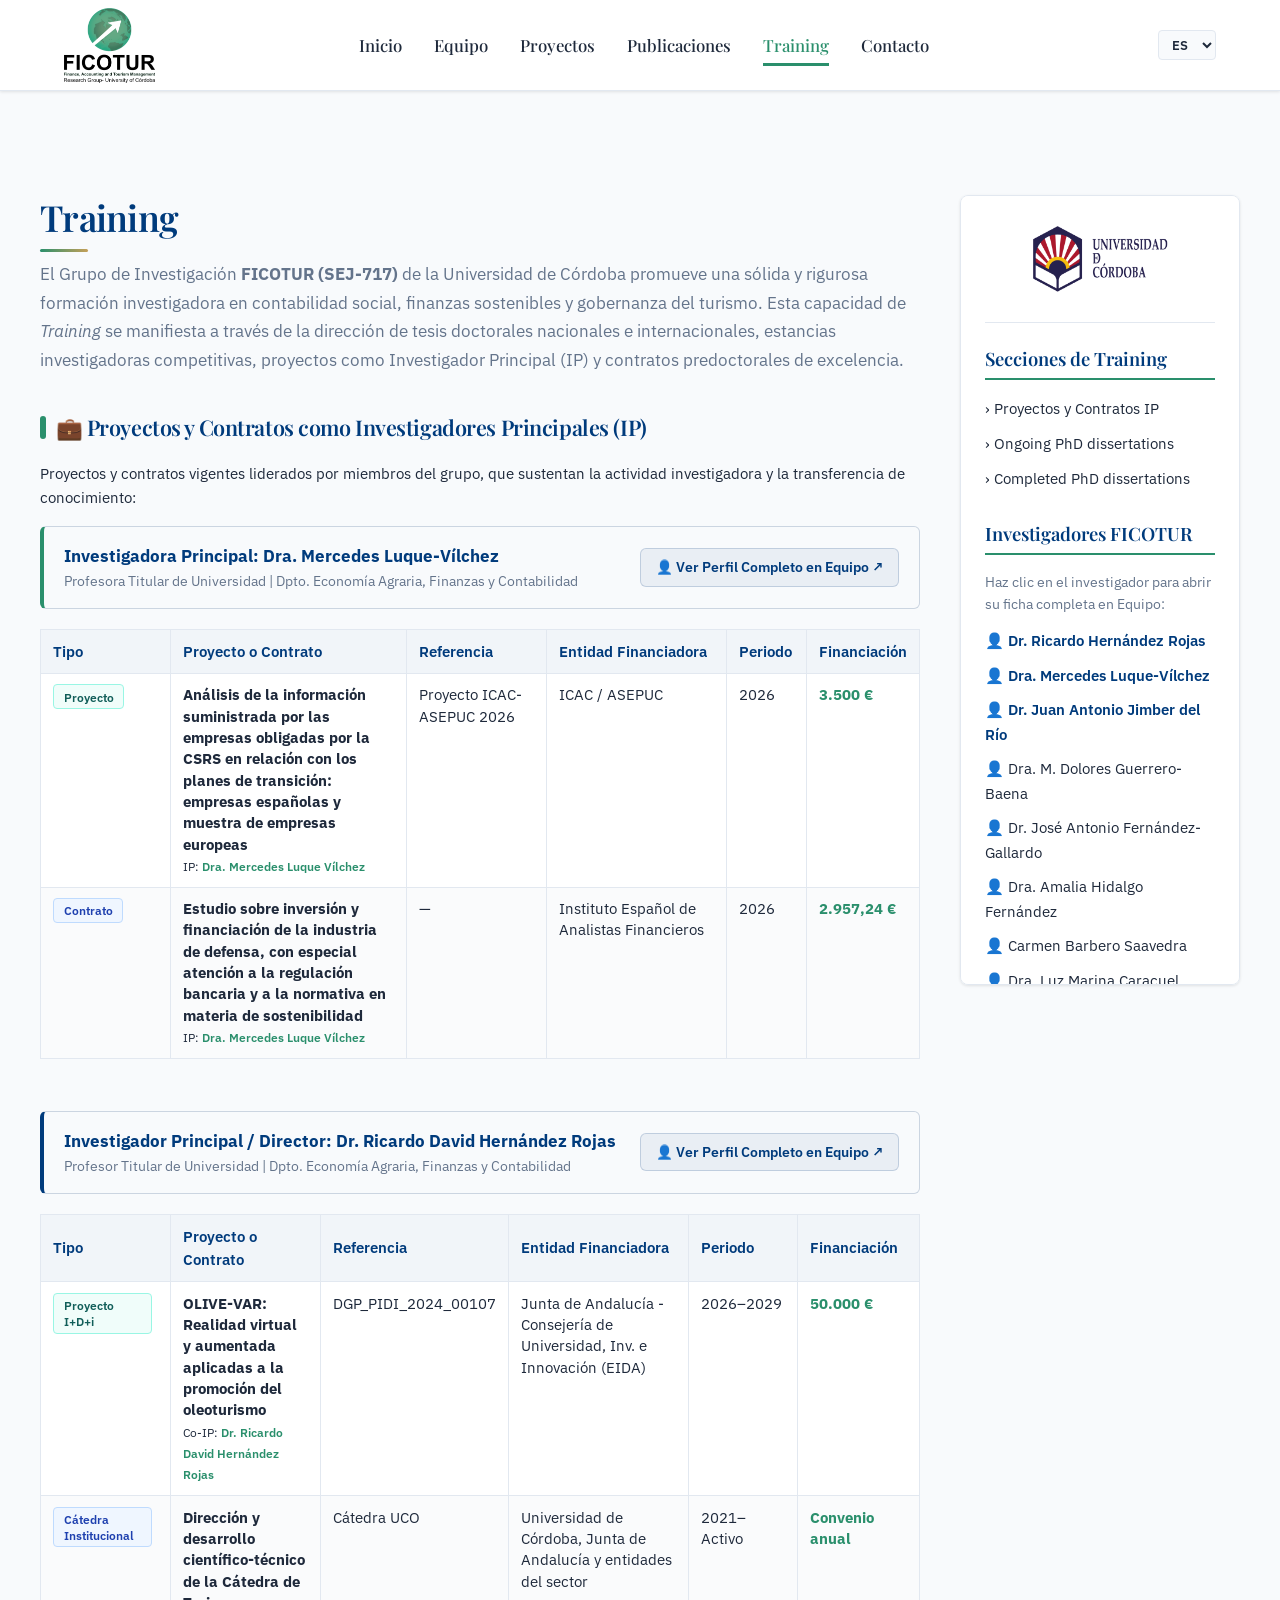
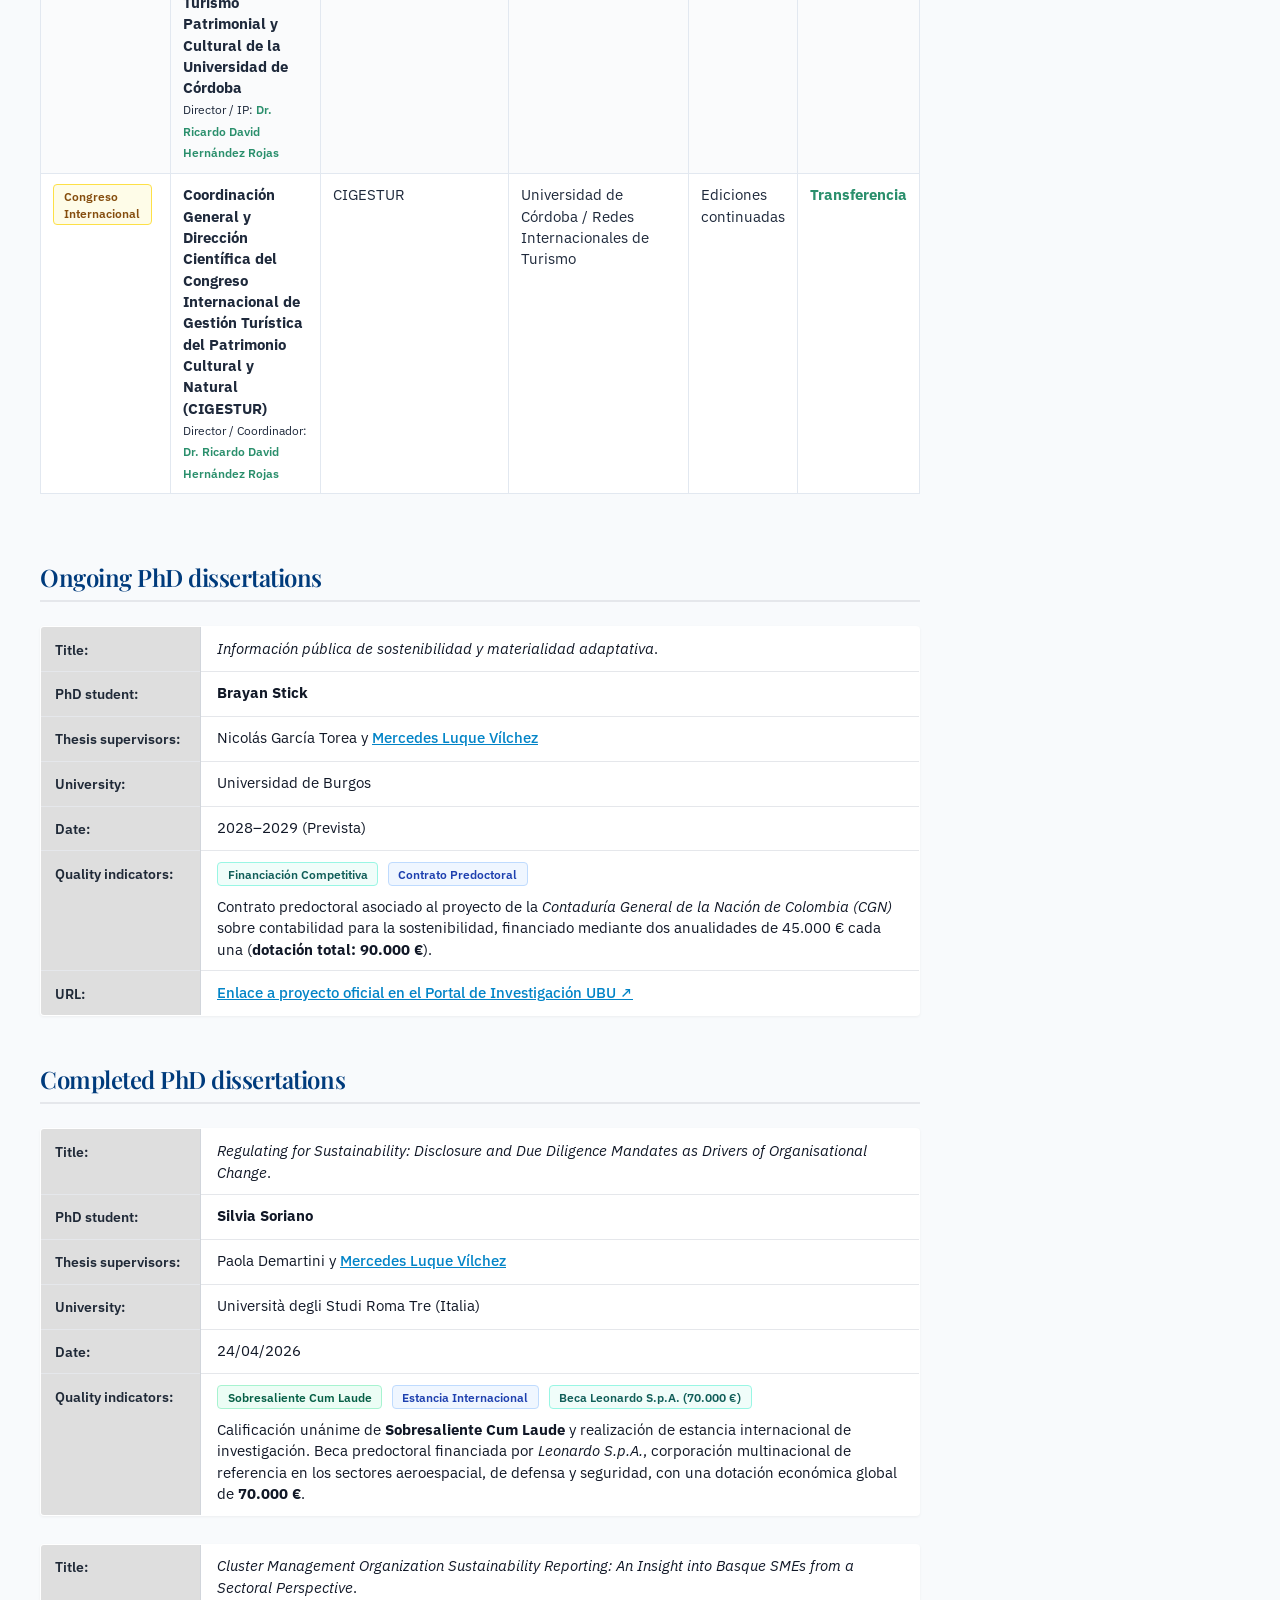
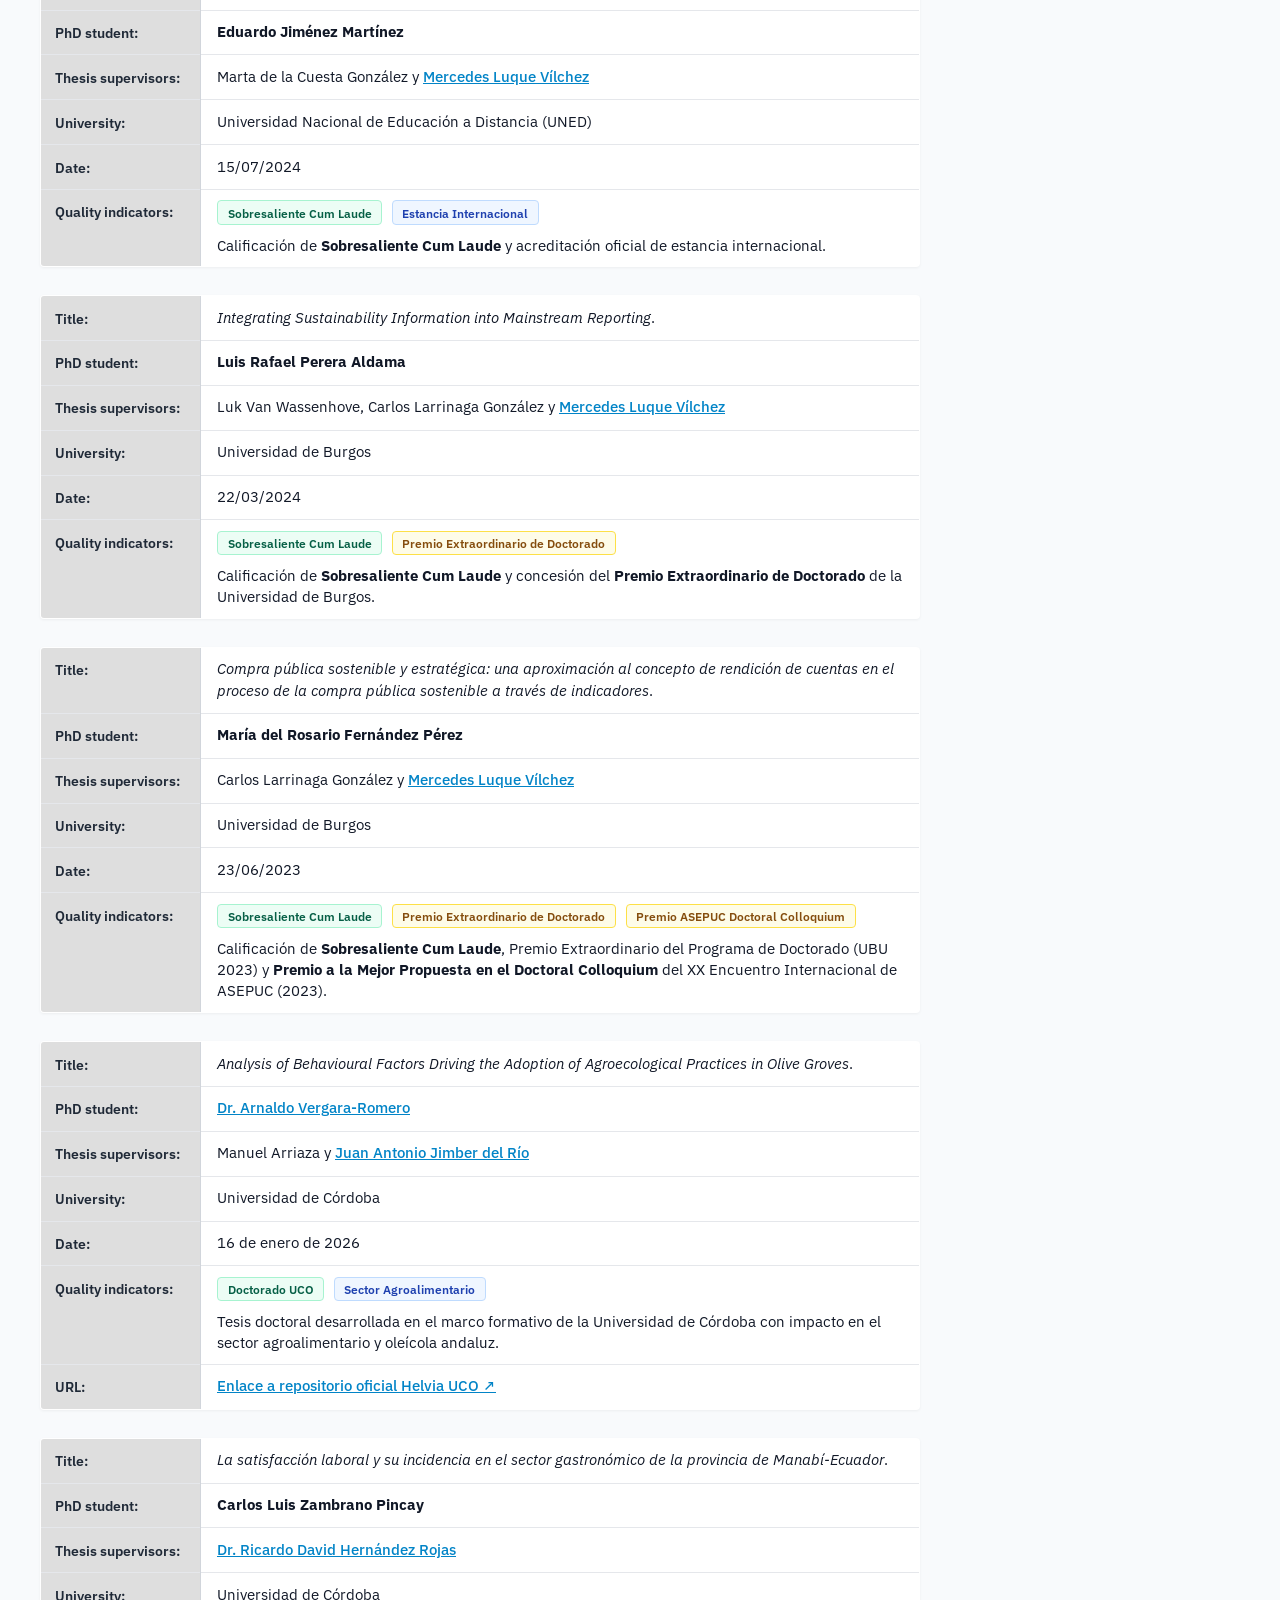
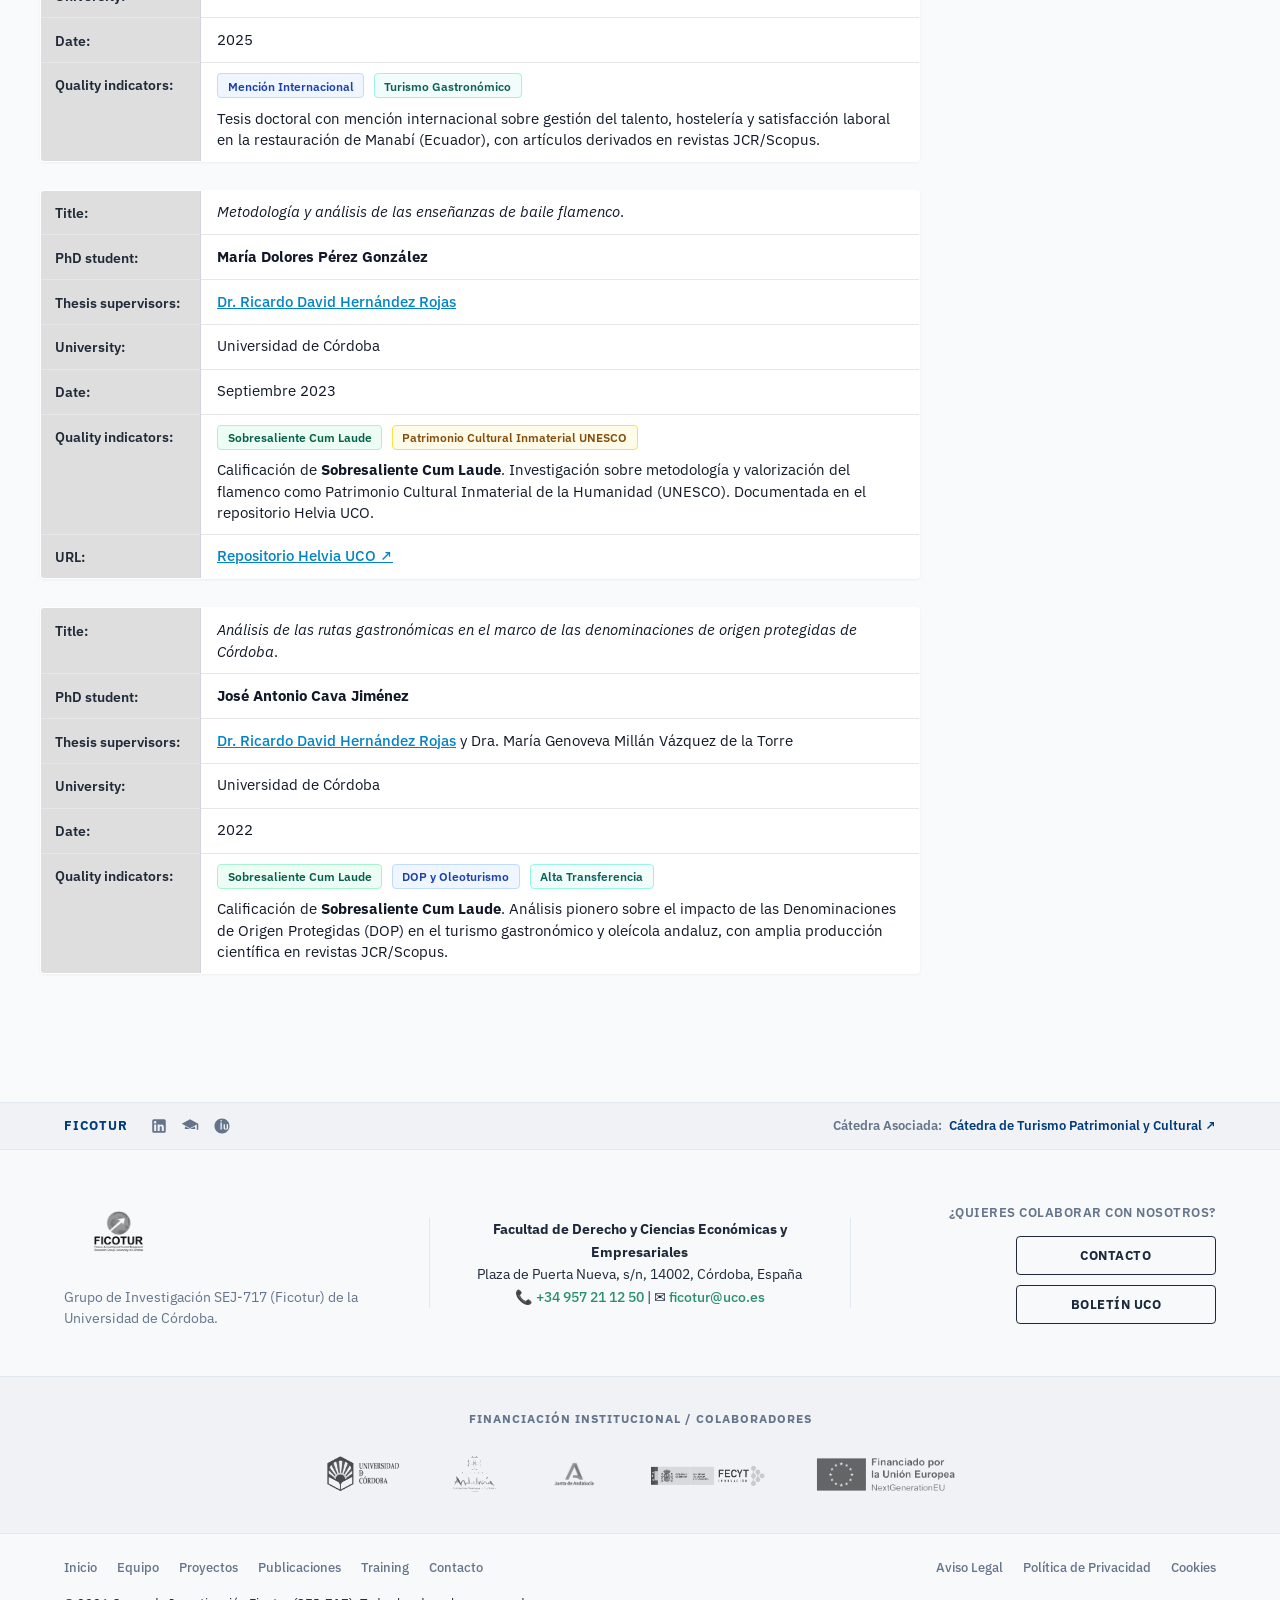
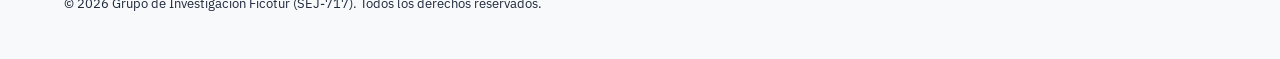
<file: Transferencia_UCO/training.html>
<!DOCTYPE html>
<html lang="es">
<head>
    <meta charset="UTF-8">
    <meta name="viewport" content="width=device-width, initial-scale=1.0">
    <title>Training y Formación Doctoral · FICOTUR (SEJ-717) | Universidad de Córdoba</title>
    <meta name="description" content="Capacidad de formación doctoral y predoctoral del Grupo FICOTUR (SEJ-717) de la Universidad de Córdoba. Tesis doctorales dirigidas, estancias internacionales y calidad científica.">
    <meta name="keywords" content="Training FICOTUR, Formación Doctoral, Tesis Doctorales, SEJ-717, Universidad de Córdoba, UCO, formación de investigadores, estancias internacionales, contabilidad, finanzas, turismo">
    <meta name="author" content="Grupo de Investigación FICOTUR (SEJ-717) · Universidad de Córdoba">
    <meta name="robots" content="index, follow, max-snippet:-1, max-image-preview:large, max-video-preview:-1">
    <meta name="googlebot" content="index, follow, max-snippet:-1, max-image-preview:large, max-video-preview:-1">
    <link rel="canonical" href="https://www.uco.es/investiga/grupos/ficotur/training.html">
    <link rel="sitemap" type="application/xml" title="Sitemap" href="sitemap.xml">
    <link rel="icon" type="image/png" href="logo_ficotur_vertical.png">
    <link rel="apple-touch-icon" href="logo_ficotur_vertical.png">
    <link rel="stylesheet" href="style.css">

    <!-- Open Graph / Meta Social -->
    <meta property="og:type" content="website">
    <meta property="og:title" content="Training y Formación Doctoral · FICOTUR (SEJ-717) | Universidad de Córdoba">
    <meta property="og:description" content="Formación de investigadores de excelencia, dirección de tesis doctorales y estancias internacionales en FICOTUR UCO.">
    <meta property="og:url" content="https://www.uco.es/investiga/grupos/ficotur/training.html">
    <meta property="og:image" content="https://www.uco.es/investiga/grupos/ficotur/logo_ficotur_vertical.png">
    <meta property="og:site_name" content="FICOTUR - Universidad de Córdoba">
    <meta property="og:locale" content="es_ES">

    <!-- Twitter Cards -->
    <meta name="twitter:card" content="summary_large_image">
    <meta name="twitter:title" content="Training y Formación Doctoral · FICOTUR (SEJ-717) | UCO">
    <meta name="twitter:description" content="Formación doctoral y calidad investigadora del Grupo FICOTUR.">
    <meta name="twitter:image" content="https://www.uco.es/investiga/grupos/ficotur/logo_ficotur_vertical.png">

    <!-- Schema.org JSON-LD -->
    <script type="application/ld+json">
    {
      "@context": "https://schema.org",
      "@type": "CollectionPage",
      "@id": "https://www.uco.es/investiga/grupos/ficotur/training.html",
      "url": "https://www.uco.es/investiga/grupos/ficotur/training.html",
      "name": "Training y Formación - FICOTUR UCO",
      "isPartOf": {
        "@type": "WebSite",
        "url": "https://www.uco.es/investiga/grupos/ficotur/index.html",
        "name": "FICOTUR - Universidad de Córdoba"
      }
    }
    </script>
</head>
<body>

    <!-- CABECERA PRINCIPAL -->
    <header class="header">
        <div class="container header-container">
            <a href="index.html" class="logo-link" aria-label="Página de inicio de Ficotur">
                <img src="logo_ficotur_vertical.png" alt="Logotipo oficial de Ficotur UCO" class="logo-img">
            </a>
            
            <button id="nav-toggle" class="nav-toggle" aria-expanded="false" aria-label="Abrir menú de navegación">
                ☰
            </button>
            
            <nav id="nav-menu" class="nav">
                <a href="index.html" class="nav-link" data-translate="nav-inicio">Inicio</a>
                <a href="equipo.html" class="nav-link" data-translate="nav-equipo">Equipo</a>
                <a href="proyectos.html" class="nav-link" data-translate="nav-proyectos">Proyectos</a>
                <a href="publicaciones.html" class="nav-link" data-translate="nav-publicaciones">Publicaciones</a>
                <a href="training.html" class="nav-link active" data-translate="nav-training">Training</a>
                <a href="contacto.html" class="nav-link" data-translate="nav-contacto">Contacto</a>
            </nav>

            <div class="lang-selector">
                <select id="lang-select" class="lang-select" aria-label="Seleccionar idioma">
                    <option value="es">ES</option>
                    <option value="en">EN</option>
                    <option value="fr">FR</option>
                    <option value="pt">PT</option>
                </select>
            </div>
        </div>
    </header>

    <main class="container section-padding">
        <div class="training-layout">
            <!-- COLUMNA PRINCIPAL -->
            <div class="training-content">
                <h1 class="section-title" style="margin-bottom: 0.5rem;">Training</h1>
                <p style="color: var(--text-muted); font-size: 1.05rem; line-height: 1.7; margin-bottom: 2rem;">
                    El Grupo de Investigación <strong>FICOTUR (SEJ-717)</strong> de la Universidad de Córdoba promueve una sólida y rigurosa formación investigadora en contabilidad social, finanzas sostenibles y gobernanza del turismo. Esta capacidad de <em>Training</em> se manifiesta a través de la dirección de tesis doctorales nacionales e internacionales, estancias investigadoras competitivas, proyectos como Investigador Principal (IP) y contratos predoctorales de excelencia.
                </p>

                <!-- SECCIÓN 1: PROYECTOS Y CONTRATOS COMO IP VINCULADOS -->
                <section id="proyectos-ip" style="margin-bottom: 3rem;">
                    <h2 class="training-category-title" style="font-size: 1.35rem;">
                        💼 Proyectos y Contratos como Investigadores Principales (IP)
                    </h2>
                    <p style="color: var(--text-dark); font-size: 0.95rem; margin-bottom: 1rem;">
                        Proyectos y contratos vigentes liderados por miembros del grupo, que sustentan la actividad investigadora y la transferencia de conocimiento:
                    </p>

                    <!-- Bloque Dra. Mercedes Luque-Vílchez -->
                    <div style="background: #f8fafc; border: 1px solid #cbd5e1; border-left: 4px solid var(--secondary); border-radius: 6px; padding: 1rem 1.25rem; margin-bottom: 1.25rem; display: flex; justify-content: space-between; align-items: center; flex-wrap: wrap; gap: 0.75rem;">
                        <div>
                            <strong style="color: var(--primary); font-size: 1.05rem;">Investigadora Principal: Dra. Mercedes Luque-Vílchez</strong>
                            <div style="font-size: 0.88rem; color: var(--text-muted);">Profesora Titular de Universidad | Dpto. Economía Agraria, Finanzas y Contabilidad</div>
                        </div>
                        <a href="equipo.html?investigador=investigador-3" class="btn-card-more" style="margin-top: 0;" aria-label="Ver ficha académica completa de la Dra. Mercedes Luque en Equipo">
                            👤 Ver Perfil Completo en Equipo ↗
                        </a>
                    </div>

                    <div style="overflow-x: auto; margin-bottom: 2rem;">
                        <table class="modal-table" style="font-size: 0.92rem; background: #fff;">
                            <thead>
                                <tr>
                                    <th style="width: 130px;">Tipo</th>
                                    <th>Proyecto o Contrato</th>
                                    <th style="width: 140px;">Referencia</th>
                                    <th style="width: 180px;">Entidad Financiadora</th>
                                    <th style="width: 80px;">Periodo</th>
                                    <th style="width: 100px;">Financiación</th>
                                </tr>
                            </thead>
                            <tbody>
                                <tr>
                                    <td><span class="quality-badge badge-funding">Proyecto</span></td>
                                    <td>
                                        <strong>Análisis de la información suministrada por las empresas obligadas por la CSRS en relación con los planes de transición: empresas españolas y muestra de empresas europeas</strong><br>
                                        <small style="color: var(--text-dark);">IP: <a href="equipo.html?investigador=investigador-3" style="color: var(--secondary); font-weight: 600;">Dra. Mercedes Luque Vílchez</a></small>
                                    </td>
                                    <td>Proyecto ICAC-ASEPUC 2026</td>
                                    <td>ICAC / ASEPUC</td>
                                    <td>2026</td>
                                    <td><strong style="color: var(--secondary);">3.500 €</strong></td>
                                </tr>
                                <tr>
                                    <td><span class="quality-badge badge-international">Contrato</span></td>
                                    <td>
                                        <strong>Estudio sobre inversión y financiación de la industria de defensa, con especial atención a la regulación bancaria y a la normativa en materia de sostenibilidad</strong><br>
                                        <small style="color: var(--text-dark);">IP: <a href="equipo.html?investigador=investigador-3" style="color: var(--secondary); font-weight: 600;">Dra. Mercedes Luque Vílchez</a></small>
                                    </td>
                                    <td>—</td>
                                    <td>Instituto Español de Analistas Financieros</td>
                                    <td>2026</td>
                                    <td><strong style="color: var(--secondary);">2.957,24 €</strong></td>
                                </tr>
                            </tbody>
                        </table>
                    </div>

                    <!-- Bloque Dr. Ricardo David Hernández Rojas -->
                    <div style="background: #f8fafc; border: 1px solid #cbd5e1; border-left: 4px solid var(--primary); border-radius: 6px; padding: 1rem 1.25rem; margin-bottom: 1.25rem; display: flex; justify-content: space-between; align-items: center; flex-wrap: wrap; gap: 0.75rem;">
                        <div>
                            <strong style="color: var(--primary); font-size: 1.05rem;">Investigador Principal / Director: Dr. Ricardo David Hernández Rojas</strong>
                            <div style="font-size: 0.88rem; color: var(--text-muted);">Profesor Titular de Universidad | Dpto. Economía Agraria, Finanzas y Contabilidad</div>
                        </div>
                        <a href="equipo.html?investigador=investigador-1" class="btn-card-more" style="margin-top: 0;" aria-label="Ver ficha académica completa del Dr. Ricardo Hernández Rojas en Equipo">
                            👤 Ver Perfil Completo en Equipo ↗
                        </a>
                    </div>

                    <div style="overflow-x: auto;">
                        <table class="modal-table" style="font-size: 0.92rem; background: #fff;">
                            <thead>
                                <tr>
                                    <th style="width: 130px;">Tipo</th>
                                    <th>Proyecto o Contrato</th>
                                    <th style="width: 140px;">Referencia</th>
                                    <th style="width: 180px;">Entidad Financiadora</th>
                                    <th style="width: 80px;">Periodo</th>
                                    <th style="width: 100px;">Financiación</th>
                                </tr>
                            </thead>
                            <tbody>
                                <tr>
                                    <td><span class="quality-badge badge-funding">Proyecto I+D+i</span></td>
                                    <td>
                                        <strong>OLIVE-VAR: Realidad virtual y aumentada aplicadas a la promoción del oleoturismo</strong><br>
                                        <small style="color: var(--text-dark);">Co-IP: <a href="equipo.html?investigador=investigador-1" style="color: var(--secondary); font-weight: 600;">Dr. Ricardo David Hernández Rojas</a></small>
                                    </td>
                                    <td>DGP_PIDI_2024_00107</td>
                                    <td>Junta de Andalucía - Consejería de Universidad, Inv. e Innovación (EIDA)</td>
                                    <td>2026–2029</td>
                                    <td><strong style="color: var(--secondary);">50.000 €</strong></td>
                                </tr>
                                <tr>
                                    <td><span class="quality-badge badge-international">Cátedra Institucional</span></td>
                                    <td>
                                        <strong>Dirección y desarrollo científico-técnico de la Cátedra de Turismo Patrimonial y Cultural de la Universidad de Córdoba</strong><br>
                                        <small style="color: var(--text-dark);">Director / IP: <a href="equipo.html?investigador=investigador-1" style="color: var(--secondary); font-weight: 600;">Dr. Ricardo David Hernández Rojas</a></small>
                                    </td>
                                    <td>Cátedra UCO</td>
                                    <td>Universidad de Córdoba, Junta de Andalucía y entidades del sector</td>
                                    <td>2021–Activo</td>
                                    <td><strong style="color: var(--secondary);">Convenio anual</strong></td>
                                </tr>
                                <tr>
                                    <td><span class="quality-badge badge-award">Congreso Internacional</span></td>
                                    <td>
                                        <strong>Coordinación General y Dirección Científica del Congreso Internacional de Gestión Turística del Patrimonio Cultural y Natural (CIGESTUR)</strong><br>
                                        <small style="color: var(--text-dark);">Director / Coordinador: <a href="equipo.html?investigador=investigador-1" style="color: var(--secondary); font-weight: 600;">Dr. Ricardo David Hernández Rojas</a></small>
                                    </td>
                                    <td>CIGESTUR</td>
                                    <td>Universidad de Córdoba / Redes Internacionales de Turismo</td>
                                    <td>Ediciones continuadas</td>
                                    <td><strong style="color: var(--secondary);">Transferencia</strong></td>
                                </tr>
                            </tbody>
                        </table>
                    </div>
                </section>

                <!-- SECCIÓN 2: ONGOING PHD DISSERTATIONS -->
                <section id="ongoing" style="margin-bottom: 3rem;">
                    <h2 style="font-size: 1.5rem; color: var(--primary); margin-bottom: 1.5rem; padding-bottom: 0.5rem; border-bottom: 2px solid #e5e7eb;">
                        Ongoing PhD dissertations
                    </h2>

                    <!-- Tesis Brayan Stick -->
                    <table class="weare-table">
                        <tbody>
                            <tr>
                                <td class="weare-label">Title:</td>
                                <td class="weare-val"><em>Información pública de sostenibilidad y materialidad adaptativa</em>.</td>
                            </tr>
                            <tr>
                                <td class="weare-label">PhD student:</td>
                                <td class="weare-val"><strong>Brayan Stick</strong></td>
                            </tr>
                            <tr>
                                <td class="weare-label">Thesis supervisors:</td>
                                <td class="weare-val">
                                    Nicolás García Torea y <a href="equipo.html?investigador=investigador-3" title="Ver perfil de la Dra. Mercedes Luque Vílchez">Mercedes Luque Vílchez</a>
                                </td>
                            </tr>
                            <tr>
                                <td class="weare-label">University:</td>
                                <td class="weare-val">Universidad de Burgos</td>
                            </tr>
                            <tr>
                                <td class="weare-label">Date:</td>
                                <td class="weare-val">2028–2029 (Prevista)</td>
                            </tr>
                            <tr>
                                <td class="weare-label">Quality indicators:</td>
                                <td class="weare-val">
                                    <span class="quality-badge badge-funding">Financiación Competitiva</span>
                                    <span class="quality-badge badge-international">Contrato Predoctoral</span>
                                    <p style="margin: 0.35rem 0 0; line-height: 1.45;">
                                        Contrato predoctoral asociado al proyecto de la <em>Contaduría General de la Nación de Colombia (CGN)</em> sobre contabilidad para la sostenibilidad, financiado mediante dos anualidades de 45.000 € cada una (<strong>dotación total: 90.000 €</strong>).
                                    </p>
                                </td>
                            </tr>
                            <tr>
                                <td class="weare-label">URL:</td>
                                <td class="weare-val">
                                    <a href="https://investigacion.ubu.es/proyectos/1472336/detalle" target="_blank" rel="noopener">
                                        Enlace a proyecto oficial en el Portal de Investigación UBU ↗
                                    </a>
                                </td>
                            </tr>
                        </tbody>
                    </table>
                </section>

                <!-- SECCIÓN 3: COMPLETED PHD DISSERTATIONS -->
                <section id="completed" style="margin-bottom: 3rem;">
                    <h2 style="font-size: 1.5rem; color: var(--primary); margin-bottom: 1.5rem; padding-bottom: 0.5rem; border-bottom: 2px solid #e5e7eb;">
                        Completed PhD dissertations
                    </h2>

                    <!-- Tesis Silvia Soriano (2026) -->
                    <table class="weare-table">
                        <tbody>
                            <tr>
                                <td class="weare-label">Title:</td>
                                <td class="weare-val"><em>Regulating for Sustainability: Disclosure and Due Diligence Mandates as Drivers of Organisational Change</em>.</td>
                            </tr>
                            <tr>
                                <td class="weare-label">PhD student:</td>
                                <td class="weare-val"><strong>Silvia Soriano</strong></td>
                            </tr>
                            <tr>
                                <td class="weare-label">Thesis supervisors:</td>
                                <td class="weare-val">
                                    Paola Demartini y <a href="equipo.html?investigador=investigador-3" title="Ver perfil de la Dra. Mercedes Luque Vílchez">Mercedes Luque Vílchez</a>
                                </td>
                            </tr>
                            <tr>
                                <td class="weare-label">University:</td>
                                <td class="weare-val">Università degli Studi Roma Tre (Italia)</td>
                            </tr>
                            <tr>
                                <td class="weare-label">Date:</td>
                                <td class="weare-val">24/04/2026</td>
                            </tr>
                            <tr>
                                <td class="weare-label">Quality indicators:</td>
                                <td class="weare-val">
                                    <span class="quality-badge badge-cum-laude">Sobresaliente Cum Laude</span>
                                    <span class="quality-badge badge-international">Estancia Internacional</span>
                                    <span class="quality-badge badge-funding">Beca Leonardo S.p.A. (70.000 €)</span>
                                    <p style="margin: 0.35rem 0 0; line-height: 1.45;">
                                        Calificación unánime de <strong>Sobresaliente Cum Laude</strong> y realización de estancia internacional de investigación. Beca predoctoral financiada por <em>Leonardo S.p.A.</em>, corporación multinacional de referencia en los sectores aeroespacial, de defensa y seguridad, con una dotación económica global de <strong>70.000 €</strong>.
                                    </p>
                                </td>
                            </tr>
                        </tbody>
                    </table>

                    <!-- Tesis Eduardo Jiménez Martínez (2024) -->
                    <table class="weare-table">
                        <tbody>
                            <tr>
                                <td class="weare-label">Title:</td>
                                <td class="weare-val"><em>Cluster Management Organization Sustainability Reporting: An Insight into Basque SMEs from a Sectoral Perspective</em>.</td>
                            </tr>
                            <tr>
                                <td class="weare-label">PhD student:</td>
                                <td class="weare-val"><strong>Eduardo Jiménez Martínez</strong></td>
                            </tr>
                            <tr>
                                <td class="weare-label">Thesis supervisors:</td>
                                <td class="weare-val">
                                    Marta de la Cuesta González y <a href="equipo.html?investigador=investigador-3" title="Ver perfil de la Dra. Mercedes Luque Vílchez">Mercedes Luque Vílchez</a>
                                </td>
                            </tr>
                            <tr>
                                <td class="weare-label">University:</td>
                                <td class="weare-val">Universidad Nacional de Educación a Distancia (UNED)</td>
                            </tr>
                            <tr>
                                <td class="weare-label">Date:</td>
                                <td class="weare-val">15/07/2024</td>
                            </tr>
                            <tr>
                                <td class="weare-label">Quality indicators:</td>
                                <td class="weare-val">
                                    <span class="quality-badge badge-cum-laude">Sobresaliente Cum Laude</span>
                                    <span class="quality-badge badge-international">Estancia Internacional</span>
                                    <p style="margin: 0.35rem 0 0; line-height: 1.45;">
                                        Calificación de <strong>Sobresaliente Cum Laude</strong> y acreditación oficial de estancia internacional.
                                    </p>
                                </td>
                            </tr>
                        </tbody>
                    </table>

                    <!-- Tesis Luis Rafael Perera Aldama (2024) -->
                    <table class="weare-table">
                        <tbody>
                            <tr>
                                <td class="weare-label">Title:</td>
                                <td class="weare-val"><em>Integrating Sustainability Information into Mainstream Reporting</em>.</td>
                            </tr>
                            <tr>
                                <td class="weare-label">PhD student:</td>
                                <td class="weare-val"><strong>Luis Rafael Perera Aldama</strong></td>
                            </tr>
                            <tr>
                                <td class="weare-label">Thesis supervisors:</td>
                                <td class="weare-val">
                                    Luk Van Wassenhove, Carlos Larrinaga González y <a href="equipo.html?investigador=investigador-3" title="Ver perfil de la Dra. Mercedes Luque Vílchez">Mercedes Luque Vílchez</a>
                                </td>
                            </tr>
                            <tr>
                                <td class="weare-label">University:</td>
                                <td class="weare-val">Universidad de Burgos</td>
                            </tr>
                            <tr>
                                <td class="weare-label">Date:</td>
                                <td class="weare-val">22/03/2024</td>
                            </tr>
                            <tr>
                                <td class="weare-label">Quality indicators:</td>
                                <td class="weare-val">
                                    <span class="quality-badge badge-cum-laude">Sobresaliente Cum Laude</span>
                                    <span class="quality-badge badge-award">Premio Extraordinario de Doctorado</span>
                                    <p style="margin: 0.35rem 0 0; line-height: 1.45;">
                                        Calificación de <strong>Sobresaliente Cum Laude</strong> y concesión del <strong>Premio Extraordinario de Doctorado</strong> de la Universidad de Burgos.
                                    </p>
                                </td>
                            </tr>
                        </tbody>
                    </table>

                    <!-- Tesis María del Rosario Fernández Pérez (2023) -->
                    <table class="weare-table">
                        <tbody>
                            <tr>
                                <td class="weare-label">Title:</td>
                                <td class="weare-val"><em>Compra pública sostenible y estratégica: una aproximación al concepto de rendición de cuentas en el proceso de la compra pública sostenible a través de indicadores</em>.</td>
                            </tr>
                            <tr>
                                <td class="weare-label">PhD student:</td>
                                <td class="weare-val"><strong>María del Rosario Fernández Pérez</strong></td>
                            </tr>
                            <tr>
                                <td class="weare-label">Thesis supervisors:</td>
                                <td class="weare-val">
                                    Carlos Larrinaga González y <a href="equipo.html?investigador=investigador-3" title="Ver perfil de la Dra. Mercedes Luque Vílchez">Mercedes Luque Vílchez</a>
                                </td>
                            </tr>
                            <tr>
                                <td class="weare-label">University:</td>
                                <td class="weare-val">Universidad de Burgos</td>
                            </tr>
                            <tr>
                                <td class="weare-label">Date:</td>
                                <td class="weare-val">23/06/2023</td>
                            </tr>
                            <tr>
                                <td class="weare-label">Quality indicators:</td>
                                <td class="weare-val">
                                    <span class="quality-badge badge-cum-laude">Sobresaliente Cum Laude</span>
                                    <span class="quality-badge badge-award">Premio Extraordinario de Doctorado</span>
                                    <span class="quality-badge badge-award">Premio ASEPUC Doctoral Colloquium</span>
                                    <p style="margin: 0.35rem 0 0; line-height: 1.45;">
                                        Calificación de <strong>Sobresaliente Cum Laude</strong>, Premio Extraordinario del Programa de Doctorado (UBU 2023) y <strong>Premio a la Mejor Propuesta en el Doctoral Colloquium</strong> del XX Encuentro Internacional de ASEPUC (2023).
                                    </p>
                                </td>
                            </tr>
                        </tbody>
                    </table>

                    <!-- Tesis Dr. Arnaldo Vergara-Romero (2026) -->
                    <table class="weare-table">
                        <tbody>
                            <tr>
                                <td class="weare-label">Title:</td>
                                <td class="weare-val"><em>Analysis of Behavioural Factors Driving the Adoption of Agroecological Practices in Olive Groves</em>.</td>
                            </tr>
                            <tr>
                                <td class="weare-label">PhD student:</td>
                                <td class="weare-val"><a href="equipo.html?investigador=investigador-10">Dr. Arnaldo Vergara-Romero</a></td>
                            </tr>
                            <tr>
                                <td class="weare-label">Thesis supervisors:</td>
                                <td class="weare-val">
                                    Manuel Arriaza y <a href="equipo.html?investigador=investigador-7" title="Ver perfil del Dr. Juan Antonio Jimber del Río">Juan Antonio Jimber del Río</a>
                                </td>
                            </tr>
                            <tr>
                                <td class="weare-label">University:</td>
                                <td class="weare-val">Universidad de Córdoba</td>
                            </tr>
                            <tr>
                                <td class="weare-label">Date:</td>
                                <td class="weare-val">16 de enero de 2026</td>
                            </tr>
                            <tr>
                                <td class="weare-label">Quality indicators:</td>
                                <td class="weare-val">
                                    <span class="quality-badge badge-cum-laude">Doctorado UCO</span>
                                    <span class="quality-badge badge-international">Sector Agroalimentario</span>
                                    <p style="margin: 0.35rem 0 0; line-height: 1.45;">
                                        Tesis doctoral desarrollada en el marco formativo de la Universidad de Córdoba con impacto en el sector agroalimentario y oleícola andaluz.
                                    </p>
                                </td>
                            </tr>
                            <tr>
                                <td class="weare-label">URL:</td>
                                <td class="weare-val">
                                    <a href="https://helvia.uco.es/xmlui/handle/10396/35046" target="_blank" rel="noopener">
                                        Enlace a repositorio oficial Helvia UCO ↗
                                    </a>
                                </td>
                            </tr>
                        </tbody>
                    </table>

                    <!-- Tesis Carlos Luis Zambrano Pincay (2025) - Dr. Ricardo -->
                    <table class="weare-table">
                        <tbody>
                            <tr>
                                <td class="weare-label">Title:</td>
                                <td class="weare-val"><em>La satisfacción laboral y su incidencia en el sector gastronómico de la provincia de Manabí-Ecuador</em>.</td>
                            </tr>
                            <tr>
                                <td class="weare-label">PhD student:</td>
                                <td class="weare-val"><strong>Carlos Luis Zambrano Pincay</strong></td>
                            </tr>
                            <tr>
                                <td class="weare-label">Thesis supervisors:</td>
                                <td class="weare-val">
                                    <a href="equipo.html?investigador=investigador-1" title="Ver perfil del Dr. Ricardo David Hernández Rojas">Dr. Ricardo David Hernández Rojas</a>
                                </td>
                            </tr>
                            <tr>
                                <td class="weare-label">University:</td>
                                <td class="weare-val">Universidad de Córdoba</td>
                            </tr>
                            <tr>
                                <td class="weare-label">Date:</td>
                                <td class="weare-val">2025</td>
                            </tr>
                            <tr>
                                <td class="weare-label">Quality indicators:</td>
                                <td class="weare-val">
                                    <span class="quality-badge badge-international">Mención Internacional</span>
                                    <span class="quality-badge badge-funding">Turismo Gastronómico</span>
                                    <p style="margin: 0.35rem 0 0; line-height: 1.45;">
                                        Tesis doctoral con mención internacional sobre gestión del talento, hostelería y satisfacción laboral en la restauración de Manabí (Ecuador), con artículos derivados en revistas JCR/Scopus.
                                    </p>
                                </td>
                            </tr>
                        </tbody>
                    </table>

                    <!-- Tesis María Dolores Pérez González (2023) - Dr. Ricardo -->
                    <table class="weare-table">
                        <tbody>
                            <tr>
                                <td class="weare-label">Title:</td>
                                <td class="weare-val"><em>Metodología y análisis de las enseñanzas de baile flamenco</em>.</td>
                            </tr>
                            <tr>
                                <td class="weare-label">PhD student:</td>
                                <td class="weare-val"><strong>María Dolores Pérez González</strong></td>
                            </tr>
                            <tr>
                                <td class="weare-label">Thesis supervisors:</td>
                                <td class="weare-val">
                                    <a href="equipo.html?investigador=investigador-1" title="Ver perfil del Dr. Ricardo David Hernández Rojas">Dr. Ricardo David Hernández Rojas</a>
                                </td>
                            </tr>
                            <tr>
                                <td class="weare-label">University:</td>
                                <td class="weare-val">Universidad de Córdoba</td>
                            </tr>
                            <tr>
                                <td class="weare-label">Date:</td>
                                <td class="weare-val">Septiembre 2023</td>
                            </tr>
                            <tr>
                                <td class="weare-label">Quality indicators:</td>
                                <td class="weare-val">
                                    <span class="quality-badge badge-cum-laude">Sobresaliente Cum Laude</span>
                                    <span class="quality-badge badge-award">Patrimonio Cultural Inmaterial UNESCO</span>
                                    <p style="margin: 0.35rem 0 0; line-height: 1.45;">
                                        Calificación de <strong>Sobresaliente Cum Laude</strong>. Investigación sobre metodología y valorización del flamenco como Patrimonio Cultural Inmaterial de la Humanidad (UNESCO). Documentada en el repositorio Helvia UCO.
                                    </p>
                                </td>
                            </tr>
                            <tr>
                                <td class="weare-label">URL:</td>
                                <td class="weare-val">
                                    <a href="https://helvia.uco.es" target="_blank" rel="noopener">Repositorio Helvia UCO ↗</a>
                                </td>
                            </tr>
                        </tbody>
                    </table>

                    <!-- Tesis José Antonio Cava Jiménez (2022) - Dr. Ricardo -->
                    <table class="weare-table">
                        <tbody>
                            <tr>
                                <td class="weare-label">Title:</td>
                                <td class="weare-val"><em>Análisis de las rutas gastronómicas en el marco de las denominaciones de origen protegidas de Córdoba</em>.</td>
                            </tr>
                            <tr>
                                <td class="weare-label">PhD student:</td>
                                <td class="weare-val"><strong>José Antonio Cava Jiménez</strong></td>
                            </tr>
                            <tr>
                                <td class="weare-label">Thesis supervisors:</td>
                                <td class="weare-val">
                                    <a href="equipo.html?investigador=investigador-1" title="Ver perfil del Dr. Ricardo David Hernández Rojas">Dr. Ricardo David Hernández Rojas</a> y Dra. María Genoveva Millán Vázquez de la Torre
                                </td>
                            </tr>
                            <tr>
                                <td class="weare-label">University:</td>
                                <td class="weare-val">Universidad de Córdoba</td>
                            </tr>
                            <tr>
                                <td class="weare-label">Date:</td>
                                <td class="weare-val">2022</td>
                            </tr>
                            <tr>
                                <td class="weare-label">Quality indicators:</td>
                                <td class="weare-val">
                                    <span class="quality-badge badge-cum-laude">Sobresaliente Cum Laude</span>
                                    <span class="quality-badge badge-international">DOP y Oleoturismo</span>
                                    <span class="quality-badge badge-funding">Alta Transferencia</span>
                                    <p style="margin: 0.35rem 0 0; line-height: 1.45;">
                                        Calificación de <strong>Sobresaliente Cum Laude</strong>. Análisis pionero sobre el impacto de las Denominaciones de Origen Protegidas (DOP) en el turismo gastronómico y oleícola andaluz, con amplia producción científica en revistas JCR/Scopus.
                                    </p>
                                </td>
                            </tr>
                        </tbody>
                    </table>
                </section>
            </div>

            <!-- BARRA LATERAL (ESTILO WEARE) -->
            <aside class="weare-sidebar">
                <div style="text-align: center; margin-bottom: 1.5rem; padding-bottom: 1rem; border-bottom: 1px solid var(--border-color);">
                    <a href="https://www.uco.es" target="_blank" rel="noopener">
                        <img src="logo_uco.png" alt="Logotipo Universidad de Córdoba" style="max-width: 150px; height: auto;">
                    </a>
                </div>

                <h3 class="weare-sidebar-title">Secciones de Training</h3>
                <ul class="weare-sidebar-menu">
                    <li><a href="#proyectos-ip">› Proyectos y Contratos IP</a></li>
                    <li><a href="#ongoing">› Ongoing PhD dissertations</a></li>
                    <li><a href="#completed">› Completed PhD dissertations</a></li>
                </ul>

                <h3 class="weare-sidebar-title" style="margin-top: 2rem;">Investigadores FICOTUR</h3>
                <p style="font-size: 0.88rem; color: var(--text-muted); margin-bottom: 0.75rem;">
                    Haz clic en el investigador para abrir su ficha completa en Equipo:
                </p>
                <ul class="weare-sidebar-menu">
                    <li>
                        <a href="equipo.html?investigador=investigador-1" style="font-weight: 600; color: var(--primary);">
                            👤 Dr. Ricardo Hernández Rojas
                        </a>
                    </li>
                    <li>
                        <a href="equipo.html?investigador=investigador-3" style="font-weight: 600; color: var(--primary);">
                            👤 Dra. Mercedes Luque-Vílchez
                        </a>
                    </li>
                    <li>
                        <a href="equipo.html?investigador=investigador-7" style="font-weight: 600; color: var(--primary);">
                            👤 Dr. Juan Antonio Jimber del Río
                        </a>
                    </li>
                    <li>
                        <a href="equipo.html?investigador=investigador-6">
                            👤 Dra. M. Dolores Guerrero-Baena
                        </a>
                    </li>
                    <li>
                        <a href="equipo.html?investigador=investigador-4">
                            👤 Dr. José Antonio Fernández-Gallardo
                        </a>
                    </li>
                    <li>
                        <a href="equipo.html?investigador=investigador-8">
                            👤 Dra. Amalia Hidalgo Fernández
                        </a>
                    </li>
                    <li>
                        <a href="equipo.html?investigador=investigador-5">
                            👤 Carmen Barbero Saavedra
                        </a>
                    </li>
                    <li>
                        <a href="equipo.html?investigador=investigador-9">
                            👤 Dra. Luz Marina Caracuel Sillero
                        </a>
                    </li>
                    <li>
                        <a href="equipo.html?investigador=investigador-2">
                            👤 Leonardo A. Gallardo Apolo
                        </a>
                    </li>
                    <li>
                        <a href="equipo.html?investigador=investigador-10">
                            👤 Dr. Arnaldo Vergara-Romero
                        </a>
                    </li>
                    <li style="margin-top: 0.5rem; padding-top: 0.5rem; border-top: 1px solid var(--border-color);">
                        <a href="equipo.html">
                            › Ver todo el equipo investigador →
                        </a>
                    </li>
                </ul>

                <div style="margin-top: 2rem; padding: 1rem; background: #f8fafc; border-radius: 6px; border: 1px solid #e2e8f0; font-size: 0.85rem;">
                    <strong style="color: var(--primary); display: block; margin-bottom: 0.25rem;">Doctorado UCO:</strong>
                    Programas oficiales de doctorado en Ciencias Sociales y Jurídicas y EIDAS Agroalimentación.
                </div>
            </aside>
        </div>
    </main>

    <!-- PIE DE PÁGINA (ESTILO CNIO) -->
    <footer class="footer-cnio">
        <!-- 1. Barra superior: Redes y Accesos -->
        <div class="footer-top-bar">
            <div class="container footer-top-inner">
                <div class="footer-socials">
                    <span class="social-prefix">FICOTUR</span>
                    <a href="https://www.linkedin.com/in/ricardohernandezrojas" target="_blank" rel="noopener" aria-label="LinkedIn">
                        <svg class="icon-svg" viewBox="0 0 24 24"><path fill="currentColor" d="M19 3a2 2 0 0 1 2 2v14a2 2 0 0 1-2 2H5a2 2 0 0 1-2-2V5a2 2 0 0 1 2-2h14m-.5 15.5v-5.3a3.26 3.26 0 0 0-3.26-3.26c-.85 0-1.84.52-2.32 1.3v-1.11h-2.79v8.37h2.79v-4.93c0-.77.62-1.4 1.39-1.4a1.4 1.4 0 0 1 1.4 1.4v4.93h2.79M6.88 8.56a1.68 1.68 0 0 0 1.68-1.68c0-.93-.75-1.69-1.68-1.69a1.69 1.69 0 0 0-1.69 1.69c0 .93.76 1.68 1.69 1.68m1.39 9.94v-8.37H5.5v8.37h2.77z"/></svg>
                    </a>
                    <a href="https://scholar.google.es/citations?user=Y70n6oMAAAAJ" target="_blank" rel="noopener" aria-label="Google Scholar">
                        <svg class="icon-svg" viewBox="0 0 24 24"><path fill="currentColor" d="M12 3L1 9l11 6l9-4.91V17h2V9L12 3M5.89 12.55L12 15.88l6.11-3.33c.6.93.89 2 .89 3.45H5c0-1.45.29-2.52.89-3.45Z"/></svg>
                    </a>
                    <a href="https://orcid.org/0000-0002-3055-2151" target="_blank" rel="noopener" aria-label="ORCID">
                        <svg class="icon-svg" viewBox="0 0 24 24"><path fill="currentColor" d="M12 2C6.477 2 2 6.477 2 12s4.477 10 10 10s10-4.477 10-10S17.523 2 12 2zm-.229 14.808H9.95V7.198h1.822v9.61zm-.911-10.8c-.615 0-1.077-.456-1.077-1.077c0-.621.462-1.077 1.077-1.077c.621 0 1.077.456 1.077 1.077c0 .621-.456 1.077-1.077 1.077zm5.556 10.8c-1.371 0-2.316-.948-2.316-2.304v-4.996h1.84v4.996c0 .736.43 1.157 1.134 1.157c.71 0 1.144-.421 1.144-1.157v-4.996h1.84v4.996c0 1.356-.948 2.304-2.642 2.304z"/></svg>
                    </a>
                </div>
                <div class="footer-top-right">
                    <span class="co-prefix">Cátedra Asociada:</span>
                    <a href="https://www.uco.es/catedrasyaulas/catedraturismo/" target="_blank" rel="noopener">Cátedra de Turismo Patrimonial y Cultural ↗</a>
                </div>
            </div>
        </div>

        <!-- 2. Sección central: Marca, Info y Acciones -->
        <div class="footer-middle-section">
            <div class="container footer-middle-grid">
                <div class="footer-col-brand">
                    <a href="index.html" class="footer-logo-link">
                        <img src="logo_ficotur.png" alt="Logotipo Ficotur UCO" class="footer-logo">
                    </a>
                    <p class="footer-tagline">Grupo de Investigación SEJ-717 (Ficotur) de la Universidad de Córdoba.</p>
                </div>
                
                <div class="footer-col-info">
                    <p class="footer-address">
                        <strong>Facultad de Derecho y Ciencias Económicas y Empresariales</strong><br>
                        Plaza de Puerta Nueva, s/n, 14002, Córdoba, España<br>
                        📞 <a href="tel:+34957211250">+34 957 21 12 50</a> | ✉️ <a href="mailto:ficotur@uco.es">ficotur@uco.es</a>
                    </p>
                </div>
                
                <div class="footer-col-actions">
                    <p class="actions-title">¿Quieres colaborar con nosotros?</p>
                    <a href="contacto.html" class="btn-footer-outline">CONTACTO</a>
                    <a href="https://www.uco.es/servicios/actualidad/boletines" target="_blank" rel="noopener" class="btn-footer-outline">BOLETÍN UCO</a>
                </div>
            </div>
        </div>

        <!-- 3. Sección de logos de Financiación -->
        <div class="footer-funding-section">
            <div class="container">
                <span class="funding-title">Financiación institucional / Colaboradores</span>
                <div class="funding-logos-grid">
                    <a href="https://www.uco.es/" target="_blank" rel="noopener" aria-label="Universidad de Córdoba">
                        <img src="logo_uco.png" alt="Universidad de Córdoba" class="funding-logo">
                    </a>
                    <a href="https://www.uco.es/catedrasyaulas/catedraturismo/" target="_blank" rel="noopener" aria-label="Cátedra de Turismo Patrimonial y Cultural">
                        <img src="logo_catedra.png" alt="Cátedra de Turismo Patrimonial y Cultural" class="funding-logo">
                    </a>
                    <a href="https://www.juntadeandalucia.es/organismos/universidadinvestigacioneinnovacion/areas/universidad.html" target="_blank" rel="noopener" aria-label="Junta de Andalucía">
                        <img src="logo_junta.png" alt="Junta de Andalucía" class="funding-logo">
                    </a>
                    <a href="https://fecyt.es/es/tematica/investigacion" target="_blank" rel="noopener" aria-label="Ministerio de Ciencia e Innovación - FECYT">
                        <img src="logo_ministerio_fecyt.png" alt="Ministerio de Ciencia e Innovación - FECYT" class="funding-logo">
                    </a>
                    <a href="https://www.consilium.europa.eu/es/council-eu/search-the-list-of-council-preparatory-bodies/working-party-on-research/" target="_blank" rel="noopener" aria-label="Financiado por la Unión Europea - NextGenerationEU">
                        <img src="logo_ue_nextgen.png" alt="Financiado por la Unión Europea - NextGenerationEU" class="funding-logo">
                    </a>
                </div>
            </div>
        </div>

        <!-- 4. Barra de enlaces legales y créditos -->
        <div class="footer-bottom-bar">
            <div class="container footer-bottom-inner">
                <div class="footer-bottom-links">
                    <a href="index.html" data-translate="nav-inicio">Inicio</a>
                    <a href="equipo.html" data-translate="nav-equipo">Equipo</a>
                    <a href="proyectos.html" data-translate="nav-proyectos">Proyectos</a>
                    <a href="publicaciones.html" data-translate="nav-publicaciones">Publicaciones</a>
                    <a href="training.html" data-translate="nav-training">Training</a>
                    <a href="contacto.html" data-translate="nav-contacto">Contacto</a>
                </div>
                <div class="footer-legal-links">
                    <a href="#" id="footer-btn-legal" data-translate="footer-legal">Aviso Legal</a>
                    <a href="#" id="footer-btn-privacy" data-translate="footer-privacy">Política de Privacidad</a>
                    <a href="#" id="footer-btn-cookies" data-translate="footer-cookies">Cookies</a>
                </div>
                <p class="footer-credits" data-translate="footer-derechos">
                    © 2026 Grupo de Investigación Ficotur (SEJ-717). Todos los derechos reservados.
                </p>
            </div>
        </div>
    </footer>

    <script src="traducciones.js"></script>
    <script src="app.js"></script>
</body>
</html>
</file>
<file: style.css>
/* ==========================================================================
   ESTILOS GLOBALES - WEB GRUPO INVESTIGACIÓN FICOTUR (SEJ-717)
   ========================================================================== */

/* Tipografía editorial académica 2026 — Playfair Display (títulos) + IBM Plex (cuerpo + código) */
@import url('https://fonts.googleapis.com/css2?family=Playfair+Display:ital,wght@0,400;0,600;0,700;1,400&family=IBM+Plex+Sans:wght@300;400;500;600&family=IBM+Plex+Mono:wght@400;500&display=swap');

/* Variables de Identidad y Sistema de Diseño */
:root {
    /* Paleta Cromática */
    --primary: #003B7C;             /* Azul UCO - Rigor e Institucionalidad */
    --primary-hover: #002c5c;
    --secondary: #2A8F6C;           /* Verde Ficotur - Sostenibilidad y Turismo */
    --secondary-light: #41B38A;     /* Verde de realce */
    --accent: #C5A059;              /* Dorado UCO - Acentos y botones */
    --accent-hover: #b08d4b;
    
    /* Colores de Fondo y Texto */
    --text-dark: #1E293B;           /* Slate 800 - Lectura óptima libre de fatiga */
    --text-muted: #64748B;          /* Slate 500 - Subtítulos e información menor */
    --bg-light: #F8FAFC;            /* Slate 50 - Fondos neutros claros */
    --bg-white: #FFFFFF;            /* Blanco puro */
    --border-color: #E2E8F0;        /* Gris de división */
    
    /* Fuentes — Estilo Editorial Académico 2026 */
    --font-headings: 'Playfair Display', Georgia, serif;
    --font-body: 'IBM Plex Sans', system-ui, sans-serif;
    --font-mono: 'IBM Plex Mono', 'Courier New', monospace;
    
    /* Sombras y Efectos */
    --shadow-sm: 0 1px 3px rgba(0,0,0,0.1);
    --shadow-md: 0 4px 6px -1px rgba(0, 0, 0, 0.05), 0 2px 4px -1px rgba(0, 0, 0, 0.03);
    --shadow-lg: 0 10px 15px -3px rgba(0, 0, 0, 0.1), 0 4px 6px -2px rgba(0, 0, 0, 0.05);
    
    /* Animaciones y Transiciones */
    --transition: all 0.3s cubic-bezier(0.4, 0, 0.2, 1);
}

/* Reset y Estilos Base */
*, *::before, *::after {
    box-sizing: border-box;
    margin: 0;
    padding: 0;
}

html {
    scroll-behavior: smooth;
    font-size: 16px;
}

body {
    font-family: var(--font-body);
    background-color: var(--bg-light);
    color: var(--text-dark);
    line-height: 1.6;
    overflow-x: hidden;
}

h1, h2, h3, h4, h5, h6 {
    font-family: var(--font-headings);
    color: var(--primary);
    font-weight: 600;
    line-height: 1.25;
}

p {
    margin-bottom: 1.25rem;
}

a {
    color: var(--secondary);
    text-decoration: none;
    transition: var(--transition);
}

a:hover {
    color: var(--secondary-light);
}

/* Foco de accesibilidad accesible para teclado (WCAG) */
a:focus, button:focus, input:focus, textarea:focus {
    outline: 3px solid var(--accent);
    outline-offset: 2px;
}

/* Estructura / Contenedores */
.container {
    width: 100%;
    max-width: 1200px;
    margin: 0 auto;
    padding: 0 1.5rem;
}

.section-padding {
    padding: 5rem 0;
}

/* ==========================================================================
   CABECERA & MENÚ DE NAVEGACIÓN
   ========================================================================== */
.header {
    background-color: var(--bg-white);
    border-bottom: 1px solid var(--border-color);
    position: sticky;
    top: 0;
    z-index: 1000;
    box-shadow: var(--shadow-sm);
}

.header-container {
    display: flex;
    justify-content: space-between;
    align-items: center;
    height: 90px;
}

.logo-link {
    display: inline-block;
    height: 75px;
    flex-shrink: 0;
}

.logo-img {
    height: 75px;
    width: auto !important;
    object-fit: contain;
    display: block;
}

/* Selector de Idiomas en Header */
.lang-selector {
    display: inline-flex;
    align-items: center;
    position: relative;
    margin-left: 1.5rem;
    flex-shrink: 0;
}

.lang-select {
    padding: 0.3rem 0.6rem;
    font-size: 0.8rem;
    font-weight: 600;
    font-family: var(--font-body);
    color: var(--text-dark);
    background-color: var(--bg-light);
    border: 1px solid var(--border-color);
    border-radius: 4px;
    cursor: pointer;
    transition: var(--transition);
    outline: none;
}

.lang-select:hover, .lang-select:focus {
    border-color: var(--secondary);
    background-color: var(--bg-white);
}

.nav {
    display: flex;
    gap: 2rem;
}

.nav-link {
    font-family: var(--font-headings);
    font-weight: 500;
    color: var(--text-dark);
    font-size: 1.05rem;
    position: relative;
    padding: 0.5rem 0;
}

.nav-link::after {
    content: '';
    position: absolute;
    bottom: 0;
    left: 0;
    width: 0;
    height: 3px;
    background-color: var(--secondary);
    transition: var(--transition);
}

.nav-link:hover {
    color: var(--secondary);
}

.nav-link:hover::after,
.nav-link.active::after {
    width: 100%;
}

.nav-link.active {
    color: var(--secondary);
}

/* Menú móvil */
.nav-toggle {
    display: none;
    background: none;
    border: none;
    font-size: 1.75rem;
    color: var(--primary);
    cursor: pointer;
}

/* ==========================================================================
   PÁGINA DE INICIO (HERO CINEMATOGRÁFICO)
   ========================================================================== */

/* ── HERO CINEMATOGRÁFICO ────────────────────────────────────────────── */
.hero-cinematic {
    position: relative;
    min-height: 92vh;
    display: flex;
    flex-direction: column;
    justify-content: center;
    overflow: hidden;
    color: #fff;
}

/* Vídeo de fondo a pantalla completa (técnica asgt.es) */
.hero-video-bg {
    position: absolute;
    inset: 0;
    width: 100%;
    height: 100%;
    object-fit: cover;
    object-position: center;
    z-index: 0;
    pointer-events: none;
}

@keyframes heroZoom {
    from { transform: scale(1.05); }
    to   { transform: scale(1.12); }
}

.hero-overlay {
    position: absolute;
    inset: 0;
    z-index: 1;
    background: linear-gradient(
        135deg,
        rgba(0, 23, 62, 0.82) 0%,
        rgba(0, 59, 124, 0.72) 45%,
        rgba(10, 80, 60, 0.60) 100%
    );
}

/* Píldoras flotantes de pilares */
.hero-pillars-top {
    position: absolute;
    top: 2.2rem;
    left: 50%;
    transform: translateX(-50%);
    display: flex;
    gap: 0.75rem;
    flex-wrap: wrap;
    justify-content: center;
    z-index: 3;
}

.hero-pill {
    background: rgba(255,255,255,0.12);
    backdrop-filter: blur(8px);
    border: 1px solid rgba(255,255,255,0.25);
    color: #fff;
    font-family: var(--font-headings);
    font-size: 0.78rem;
    font-weight: 600;
    text-transform: uppercase;
    letter-spacing: 1.5px;
    padding: 0.35rem 1rem;
    border-radius: 50px;
    opacity: 0;
    animation: pillFadeIn 0.6s ease forwards;
}

@keyframes pillFadeIn {
    from { opacity: 0; transform: translateY(-12px); }
    to   { opacity: 1; transform: translateY(0); }
}

/* Contenido central del hero */
.hero-cine-content {
    position: relative;
    z-index: 2;
    text-align: left;
    padding-top: 5rem;
    padding-bottom: 2rem;
    max-width: 780px;
}

.hero-eyebrow {
    display: block;
    font-family: var(--font-headings);
    font-size: 0.88rem;
    font-weight: 600;
    text-transform: uppercase;
    letter-spacing: 2.5px;
    color: var(--accent);
    margin-bottom: 1.2rem;
}

.hero-cine-content h1 {
    color: #fff;
    font-size: clamp(2.4rem, 5vw, 3.8rem);
    font-weight: 800;
    line-height: 1.1;
    margin-bottom: 1.5rem;
    text-shadow: 0 3px 12px rgba(0,0,0,0.35);
}

.hero-subtitle {
    font-size: 1.15rem;
    line-height: 1.7;
    color: rgba(255,255,255,0.88);
    max-width: 640px;
    margin-bottom: 1.5rem;
}

.hero-location {
    margin-bottom: 2rem;
}

.hero-location a {
    font-size: 0.9rem;
    color: rgba(255,255,255,0.7);
    border-bottom: 1px dashed rgba(255,255,255,0.4);
    padding-bottom: 2px;
    transition: var(--transition);
}

.hero-location a:hover {
    color: var(--accent);
    border-color: var(--accent);
}

.hero-buttons {
    display: flex;
    gap: 1.25rem;
    flex-wrap: wrap;
}

/* Barra de estadísticas fijada al fondo del hero */
.hero-stats-bar {
    position: relative;
    z-index: 2;
    background: rgba(0,0,0,0.45);
    backdrop-filter: blur(12px);
    border-top: 1px solid rgba(255,255,255,0.12);
    margin-top: auto;
    padding: 1.4rem 0;
}

.hero-stats-inner {
    display: flex;
    align-items: center;
    gap: 0;
    justify-content: space-around;
}

.hero-stat {
    display: flex;
    flex-direction: column;
    align-items: center;
    flex: 1;
}

.hero-stat-num {
    font-family: var(--font-headings);
    font-size: 2.2rem;
    font-weight: 800;
    color: var(--accent);
    line-height: 1;
}

.hero-stat-label {
    font-size: 0.82rem;
    text-transform: uppercase;
    letter-spacing: 1px;
    color: rgba(255,255,255,0.75);
    margin-top: 0.3rem;
}

.hero-stat-divider {
    width: 1px;
    height: 40px;
    background: rgba(255,255,255,0.2);
    flex-shrink: 0;
}

/* BTNs dentro del hero */
.btn {
    display: inline-block;
    padding: 0.85rem 2rem;
    border-radius: 6px;
    font-family: var(--font-headings);
    font-weight: 600;
    font-size: 1rem;
    border: 2px solid transparent;
    cursor: pointer;
    transition: var(--transition);
}

.btn-primary {
    background-color: var(--accent);
    color: var(--text-dark);
}

.btn-primary:hover {
    background-color: var(--accent-hover);
    color: var(--text-dark);
    transform: translateY(-2px);
    box-shadow: 0 8px 24px rgba(197,160,89,0.4);
}

.btn-outline {
    background-color: transparent;
    border-color: rgba(255,255,255,0.7);
    color: #fff;
}

.btn-outline:hover {
    background-color: #fff;
    color: var(--primary);
    transform: translateY(-2px);
}

/* ── STRIP DE 4 PILARES ───────────────────────────────────────────────── */
.pillars-strip {
    background-color: #fff;
    padding: 0;
    border-bottom: 1px solid var(--border-color);
}

.pillars-grid {
    display: grid;
    grid-template-columns: repeat(4, 1fr);
    gap: 0;
}

.pillar-card {
    padding: 2.5rem 2rem;
    border-right: 1px solid var(--border-color);
    position: relative;
    transition: var(--transition);
    cursor: default;
    overflow: hidden;
}

.pillar-card:last-child {
    border-right: none;
}

.pillar-card::before {
    content: '';
    position: absolute;
    bottom: 0;
    left: 0;
    right: 0;
    height: 4px;
    transition: var(--transition);
}

.pillar-card:hover {
    transform: translateY(-6px);
    box-shadow: 0 20px 40px rgba(0,0,0,0.1);
    z-index: 1;
}

.pillar-icon {
    width: 52px;
    height: 52px;
    margin-bottom: 1.2rem;
}

.pillar-card h3 {
    font-size: 1.25rem;
    font-weight: 700;
    margin-bottom: 1rem;
}

.pillar-list {
    list-style: none;
    padding: 0;
    margin: 0 0 1.5rem;
}

.pillar-list li {
    font-size: 0.88rem;
    color: var(--text-muted);
    padding: 0.3rem 0;
    padding-left: 1.1rem;
    position: relative;
    line-height: 1.4;
}

.pillar-list li::before {
    content: '›';
    position: absolute;
    left: 0;
    font-weight: 700;
}

.pillar-link {
    display: inline-block;
    font-family: var(--font-headings);
    font-size: 0.85rem;
    font-weight: 600;
    text-transform: uppercase;
    letter-spacing: 1px;
    margin-top: auto;
}

/* Colores individuales por pilar */
.pillar-contabilidad { border-top: 4px solid #003B7C; }
.pillar-contabilidad .pillar-icon { color: #003B7C; }
.pillar-contabilidad h3 { color: #003B7C; }
.pillar-contabilidad .pillar-list li::before { color: #003B7C; }
.pillar-contabilidad .pillar-link { color: #003B7C; }
.pillar-contabilidad:hover { background: rgba(0,59,124,0.03); }

.pillar-sostenibilidad { border-top: 4px solid #2A8F6C; }
.pillar-sostenibilidad .pillar-icon { color: #2A8F6C; }
.pillar-sostenibilidad h3 { color: #2A8F6C; }
.pillar-sostenibilidad .pillar-list li::before { color: #2A8F6C; }
.pillar-sostenibilidad .pillar-link { color: #2A8F6C; }
.pillar-sostenibilidad:hover { background: rgba(42,143,108,0.03); }

.pillar-finanzas { border-top: 4px solid #C5A059; }
.pillar-finanzas .pillar-icon { color: #C5A059; }
.pillar-finanzas h3 { color: #B08D45; }
.pillar-finanzas .pillar-list li::before { color: #C5A059; }
.pillar-finanzas .pillar-link { color: #B08D45; }
.pillar-finanzas:hover { background: rgba(197,160,89,0.05); }

.pillar-turismo { border-top: 4px solid #7C3BBD; }
.pillar-turismo .pillar-icon { color: #7C3BBD; }
.pillar-turismo h3 { color: #7C3BBD; }
.pillar-turismo .pillar-list li::before { color: #7C3BBD; }
.pillar-turismo .pillar-link { color: #7C3BBD; }
.pillar-turismo:hover { background: rgba(124,59,189,0.03); }

/* Tarjetas Dinámicas / Componente Card */
.grid-3 {
    display: grid;
    grid-template-columns: repeat(3, 1fr);
    gap: 2.5rem;
    margin-top: 3.5rem;
}

.card {
    background-color: var(--bg-white);
    border: 1px solid var(--border-color);
    border-radius: 12px;
    overflow: hidden;
    transition: var(--transition);
    box-shadow: var(--shadow-sm);
    display: flex;
    flex-direction: column;
}

.card:hover {
    transform: translateY(-8px);
    box-shadow: var(--shadow-lg);
    border-color: var(--secondary-light);
}

.card-img-wrapper {
    height: 200px;
    width: 100%;
    overflow: hidden;
    position: relative;
}

.card-img {
    width: 100%;
    height: 100%;
    object-fit: cover;
    transition: var(--transition);
}

.card:hover .card-img {
    transform: scale(1.05);
}

.card-content {
    padding: 1.75rem;
    display: flex;
    flex-direction: column;
    flex-grow: 1;
}

.card-tag {
    display: inline-block;
    align-self: flex-start;
    padding: 0.25rem 0.75rem;
    border-radius: 50px;
    font-size: 0.8rem;
    font-weight: 600;
    background-color: rgba(42, 143, 108, 0.1);
    color: var(--secondary);
    margin-bottom: 1rem;
    text-transform: uppercase;
}

.card h3 {
    font-size: 1.3rem;
    margin-bottom: 1rem;
    color: var(--primary);
}

.card p {
    font-size: 0.95rem;
    color: var(--text-muted);
    margin-bottom: 1.5rem;
    flex-grow: 1;
}

.card-link {
    font-weight: 600;
    font-size: 0.95rem;
    display: flex;
    align-items: center;
    gap: 0.5rem;
    color: var(--primary);
}

.card-link:hover {
    color: var(--secondary);
}

/* Tarjeta destacada del proyecto real */
.featured-project-card {
    display: flex;
    background-color: var(--bg-white);
    border: 1px solid var(--border-color);
    border-radius: 12px;
    overflow: hidden;
    box-shadow: var(--shadow-md);
    transition: var(--transition);
    margin-top: 1.5rem;
}

.featured-project-card:hover {
    transform: translateY(-4px);
    box-shadow: var(--shadow-lg);
    border-color: var(--secondary-light);
}

.featured-project-img-wrapper {
    width: 40%;
    min-height: 380px;
    position: relative;
    overflow: hidden;
}

.featured-project-img {
    width: 100%;
    height: 100%;
    object-fit: cover;
    display: block;
    transition: var(--transition);
}

.featured-project-card:hover .featured-project-img {
    transform: scale(1.03);
}

.featured-project-content {
    width: 60%;
    padding: 2.5rem;
    display: flex;
    flex-direction: column;
    justify-content: center;
}

@media (max-width: 900px) {
    .featured-project-card {
        flex-direction: column;
    }
    .featured-project-img-wrapper {
        width: 100%;
        min-height: 250px;
        height: 250px;
    }
    .featured-project-content {
        width: 100%;
        padding: 1.75rem;
    }
}

/* ==========================================================================
   PÁGINA DE EQUIPO
   ========================================================================== */
.director-section {
    margin-bottom: 4rem;
}

.section-title {
    font-size: 2.25rem;
    margin-bottom: 1.5rem;
    position: relative;
    padding-bottom: 0.75rem;
}

.section-title::after {
    content: '';
    position: absolute;
    bottom: 0;
    left: 0;
    width: 60px;
    height: 4px;
    background-color: var(--secondary);
}

.team-grid {
    display: grid;
    grid-template-columns: repeat(2, 1fr);
    gap: 2.5rem;
    margin-top: 2rem;
}

.team-card {
    background-color: var(--bg-white);
    border: 1px solid var(--border-color);
    border-radius: 12px;
    padding: 2.25rem;
    display: flex;
    gap: 2rem;
    align-items: flex-start;
    box-shadow: var(--shadow-sm);
    transition: var(--transition);
    position: relative;
    cursor: pointer;
}

.team-card:hover {
    transform: translateY(-4px);
    box-shadow: var(--shadow-lg);
    border-color: var(--secondary-light);
}

.team-img-wrapper {
    flex-shrink: 0;
    width: 110px;
    height: 110px;
    border-radius: 50%;
    overflow: hidden;
    border: 3px solid var(--border-color);
    transition: var(--transition);
}

.team-card:hover .team-img-wrapper {
    border-color: var(--secondary-light);
}

.team-img {
    width: 100%;
    height: 100%;
    object-fit: cover;
    display: block;
}

.team-info {
    flex-grow: 1;
    display: flex;
    flex-direction: column;
}

.team-info h3 {
    font-size: 1.4rem;
    margin-bottom: 0.25rem;
    color: var(--primary);
}

.team-role {
    font-size: 0.95rem;
    font-weight: 600;
    color: var(--secondary);
    line-height: 1.35;
    margin-bottom: 0.25rem;
}

.team-dept {
    font-size: 0.8rem;
    color: var(--text-muted);
    line-height: 1.3;
    margin-bottom: 0.75rem;
}

.team-lines-summary {
    font-size: 0.88rem;
    color: var(--text-dark);
    margin-bottom: 1rem;
    line-height: 1.5;
    /* Muestra las 3 primeras líneas y recorta con elipsis si es más largo */
    display: -webkit-box;
    -webkit-line-clamp: 3;
    -webkit-box-orient: vertical;
    overflow: hidden;
    text-overflow: ellipsis;
}

.team-contact-info {
    display: flex;
    flex-direction: column;
    gap: 0.35rem;
    margin-top: auto;
    padding-top: 0.75rem;
    border-top: 1px dashed var(--border-color);
    font-size: 0.85rem;
    color: var(--text-muted);
}

.team-contact-item {
    display: flex;
    align-items: center;
    gap: 0.5rem;
}

.team-contact-item a {
    color: var(--text-muted);
    transition: var(--transition);
}

.team-contact-item a:hover {
    color: var(--secondary);
}

.team-academic-links {
    display: flex;
    gap: 0.5rem;
    flex-wrap: wrap;
    margin-top: 0.75rem;
}

.badge-link {
    display: inline-flex;
    align-items: center;
    gap: 6px;
    padding: 0.35rem 0.75rem;
    border-radius: 4px;
    font-size: 0.75rem;
    font-weight: 600;
    background-color: var(--bg-light);
    color: var(--primary);
    border: 1px solid var(--border-color);
    transition: var(--transition);
}

.badge-link:hover {
    background-color: var(--primary);
    color: var(--bg-white);
    border-color: var(--primary);
}

/* Modales Dinámicos */
.modal {
    position: fixed;
    top: 0;
    left: 0;
    width: 100vw;
    height: 100vh;
    background-color: rgba(30, 41, 59, 0.8);
    display: flex;
    justify-content: center;
    align-items: flex-start;
    overflow-y: auto;
    padding: 3rem 1rem;
    opacity: 0;
    pointer-events: none;
    transition: var(--transition);
    z-index: 2000;
}

.modal.active {
    opacity: 1;
    pointer-events: auto;
}

.modal-content {
    background-color: var(--bg-white);
    border-radius: 12px;
    width: 90%;
    max-width: 820px;
    max-height: 85vh;
    overflow-y: auto;
    padding: 2.25rem;
    position: relative;
    transform: scale(0.9);
    transition: var(--transition);
    box-shadow: 0 20px 25px -5px rgba(0, 0, 0, 0.1), 0 10px 10px -5px rgba(0, 0, 0, 0.04);
}

.modal.active .modal-content {
    transform: scale(1);
}

.modal-close {
    position: absolute;
    top: 1.25rem;
    right: 1.25rem;
    background: none;
    border: none;
    font-size: 1.5rem;
    color: var(--text-muted);
    cursor: pointer;
    transition: var(--transition);
}

.modal-close:hover {
    color: var(--primary);
}

.modal-header {
    display: flex;
    gap: 1.5rem;
    align-items: center;
    border-bottom: 1px solid var(--border-color);
    padding-bottom: 1.5rem;
    margin-bottom: 1.5rem;
}

.modal-img {
    width: 100px;
    height: 100px;
    border-radius: 50%;
    object-fit: cover;
    border: 3px solid var(--border-color);
}

.modal-body h4 {
    margin-bottom: 0.5rem;
    font-size: 1.15rem;
    color: var(--primary);
    border-bottom: 2px solid rgba(0, 59, 124, 0.08);
    padding-bottom: 0.35rem;
    margin-top: 1.25rem;
}

.modal-body ul {
    list-style-position: inside;
    margin-bottom: 1.25rem;
    padding-left: 0.5rem;
}

.modal-body li {
    margin-bottom: 0.5rem;
    font-size: 0.95rem;
    line-height: 1.5;
}

/* Tablas y Bloques dentro del Modal */
.modal-table {
    width: 100%;
    border-collapse: collapse;
    margin-bottom: 1.25rem;
    font-size: 0.9rem;
}

.modal-table th {
    background-color: #f1f5f9;
    color: var(--primary);
    text-align: left;
    padding: 0.6rem 0.75rem;
    border: 1px solid var(--border-color);
    font-weight: 600;
}

.modal-table td {
    padding: 0.65rem 0.75rem;
    border: 1px solid var(--border-color);
    vertical-align: top;
    line-height: 1.45;
}

.modal-table tr:nth-child(even) td {
    background-color: #fafbfc;
}

/* Indicadores de Calidad & Badges */
.quality-badge {
    display: inline-block;
    padding: 0.2rem 0.6rem;
    border-radius: 4px;
    font-size: 0.78rem;
    font-weight: 600;
    margin-right: 0.35rem;
    margin-bottom: 0.25rem;
    line-height: 1.3;
}

.badge-cum-laude {
    background-color: #ecfdf5;
    color: #065f46;
    border: 1px solid #a7f3d0;
}

.badge-international {
    background-color: #eff6ff;
    color: #1e40af;
    border: 1px solid #bfdbfe;
}

.badge-award {
    background-color: #fefce8;
    color: #854d0e;
    border: 1px solid #fde047;
}

.badge-funding {
    background-color: #f0fdfa;
    color: #115e59;
    border: 1px solid #99f6e4;
}

.badge-editorial {
    background-color: #f8fafc;
    color: #334155;
    border: 1px solid #cbd5e1;
    display: inline-block;
    padding: 0.35rem 0.75rem;
    border-radius: 20px;
    font-size: 0.85rem;
    margin: 0.25rem 0.35rem 0.25rem 0;
}

/* Sección de Formación / Training en Equipo */
.training-section {
    margin-top: 4rem;
    padding-top: 3rem;
    border-top: 2px solid var(--border-color);
}

.training-lead {
    font-size: 1.05rem;
    color: var(--text-muted);
    max-width: 850px;
    line-height: 1.7;
    margin-bottom: 2.5rem;
}

.training-category-title {
    font-size: 1.45rem;
    color: var(--primary);
    margin: 2.5rem 0 1.25rem;
    display: flex;
    align-items: center;
    gap: 0.6rem;
}

.training-category-title::before {
    content: "";
    display: inline-block;
    width: 6px;
    height: 1.4rem;
    background-color: var(--secondary);
    border-radius: 3px;
}

.training-cards-grid {
    display: grid;
    grid-template-columns: 1fr;
    gap: 1.5rem;
}

.training-card-item {
    background-color: var(--bg-white);
    border: 1px solid var(--border-color);
    border-left: 4px solid var(--secondary);
    border-radius: 8px;
    padding: 1.5rem;
    box-shadow: var(--shadow-sm);
    transition: var(--transition);
}

.training-card-item:hover {
    box-shadow: var(--shadow-md);
    border-left-color: var(--primary);
    transform: translateY(-2px);
}

.training-card-header {
    display: flex;
    justify-content: space-between;
    align-items: flex-start;
    gap: 1rem;
    margin-bottom: 0.75rem;
    flex-wrap: wrap;
}

.training-card-title {
    font-size: 1.15rem;
    font-weight: 700;
    color: var(--primary);
    margin: 0;
    line-height: 1.4;
    flex: 1;
}

.training-card-year {
    background-color: #f1f5f9;
    color: var(--primary);
    font-weight: 700;
    padding: 0.25rem 0.75rem;
    border-radius: 20px;
    font-size: 0.85rem;
    white-space: nowrap;
}

.training-card-meta {
    display: grid;
    grid-template-columns: repeat(auto-fit, minmax(240px, 1fr));
    gap: 0.75rem;
    margin-bottom: 1rem;
    font-size: 0.92rem;
    color: var(--text-dark);
}

.training-card-quality {
    background-color: #f8fafc;
    border: 1px solid #e2e8f0;
    border-radius: 6px;
    padding: 0.85rem 1.1rem;
    margin-top: 0.75rem;
    font-size: 0.9rem;
    line-height: 1.5;
}

.btn-card-more {
    display: inline-flex;
    align-items: center;
    gap: 0.4rem;
    margin-top: 1rem;
    padding: 0.45rem 0.9rem;
    background-color: rgba(0, 59, 124, 0.06);
    color: var(--primary);
    border: 1px solid rgba(0, 59, 124, 0.18);
    border-radius: 6px;
    font-size: 0.85rem;
    font-weight: 600;
    cursor: pointer;
    transition: var(--transition);
}

.btn-card-more:hover {
    background-color: var(--primary);
    color: #fff;
    border-color: var(--primary);
}

/* Estilos estilo WEARE Training para Tablas Académicas */
.training-layout {
    display: grid;
    grid-template-columns: 1fr 280px;
    gap: 2.5rem;
    margin-top: 1.5rem;
}

@media (max-width: 900px) {
    .training-layout {
        grid-template-columns: 1fr;
    }
}

.weare-table {
    width: 100%;
    border-collapse: collapse;
    margin-bottom: 1.75rem;
    background-color: var(--bg-white);
    border: 1px solid #d1d5db;
    box-shadow: 0 1px 3px rgba(0, 0, 0, 0.05);
    border-radius: 4px;
    overflow: hidden;
}

.weare-table tr {
    border-bottom: 1px solid #e5e7eb;
}

.weare-table tr:last-child {
    border-bottom: none;
}

.weare-label {
    background-color: #dedede;
    color: #1f2937;
    font-weight: 600;
    width: 160px;
    padding: 0.65rem 0.9rem;
    font-size: 0.9rem;
    vertical-align: top;
    border-right: 1px solid #d1d5db;
}

.weare-val {
    padding: 0.65rem 1rem;
    font-size: 0.92rem;
    color: #111827;
    line-height: 1.5;
    vertical-align: top;
}

.weare-val a {
    color: #0284c7;
    text-decoration: underline;
    font-weight: 500;
    transition: var(--transition);
}

.weare-val a:hover {
    color: var(--primary);
    text-decoration: underline;
}

.weare-sidebar {
    background-color: var(--bg-white);
    border: 1px solid var(--border-color);
    border-radius: 8px;
    padding: 1.5rem;
    height: fit-content;
    box-shadow: var(--shadow-sm);
    position: sticky;
    top: 90px;
    max-height: calc(100vh - 110px);
    overflow-y: auto;
    scrollbar-width: thin;
    scrollbar-color: var(--secondary) transparent;
}

.weare-sidebar-title {
    font-size: 1.15rem;
    color: var(--primary);
    margin-bottom: 1rem;
    padding-bottom: 0.5rem;
    border-bottom: 2px solid var(--secondary);
}

.weare-sidebar-menu {
    list-style: none;
    padding: 0;
    margin: 0;
}

.weare-sidebar-menu li {
    margin-bottom: 0.65rem;
}

.weare-sidebar-menu a {
    color: var(--text-dark);
    font-size: 0.95rem;
    display: flex;
    align-items: center;
    gap: 0.4rem;
    transition: var(--transition);
}

.weare-sidebar-menu a:hover {
    color: var(--secondary);
    transform: translateX(4px);
}

/* ==========================================================================
   PÁGINA DE PUBLICACIONES & BUSCADOR
   ========================================================================== */
.pub-controls {
    background-color: var(--bg-white);
    border: 1px solid var(--border-color);
    border-radius: 8px;
    padding: 1.5rem;
    margin-bottom: 2.5rem;
    display: flex;
    gap: 1.5rem;
    flex-wrap: wrap;
    align-items: center;
    box-shadow: var(--shadow-sm);
}

.search-input {
    flex-grow: 1;
    padding: 0.75rem 1rem;
    border-radius: 6px;
    border: 1px solid var(--border-color);
    font-family: var(--font-body);
    font-size: 0.95rem;
}

.filter-select {
    padding: 0.75rem 1rem;
    border-radius: 6px;
    border: 1px solid var(--border-color);
    background-color: var(--bg-white);
    font-family: var(--font-body);
    font-size: 0.95rem;
    min-width: 180px;
    cursor: pointer;
}

.pub-list {
    display: flex;
    flex-direction: column;
    gap: 1.5rem;
}

.pub-item {
    background-color: var(--bg-white);
    border: 1px solid var(--border-color);
    border-radius: 8px;
    padding: 1.5rem;
    transition: var(--transition);
    box-shadow: var(--shadow-sm);
    border-left: 5px solid var(--secondary);
}

.pub-item:hover {
    transform: translateX(5px);
    box-shadow: var(--shadow-md);
    border-color: var(--secondary-light);
}

.pub-meta {
    display: flex;
    gap: 1rem;
    margin-bottom: 0.5rem;
    font-size: 0.85rem;
    font-weight: 600;
    color: var(--secondary);
    text-transform: uppercase;
}

.pub-title {
    font-size: 1.15rem;
    font-weight: 600;
    color: var(--primary);
    margin-bottom: 0.5rem;
}

.pub-authors {
    font-size: 0.95rem;
    color: var(--text-dark);
    margin-bottom: 0.5rem;
}

.pub-source {
    font-size: 0.9rem;
    font-style: italic;
    color: var(--text-muted);
    margin-bottom: 1rem;
}

.pub-links {
    display: flex;
    gap: 1rem;
}

.pub-btn {
    display: inline-flex;
    align-items: center;
    gap: 0.35rem;
    padding: 0.4rem 0.85rem;
    border-radius: 4px;
    font-size: 0.85rem;
    font-weight: 500;
    border: 1px solid var(--border-color);
    background-color: var(--bg-light);
    color: var(--text-dark);
}

.pub-btn:hover {
    background-color: var(--primary);
    color: var(--bg-white);
    border-color: var(--primary);
}

/* ==========================================================================
   PÁGINA DE CONTACTO & PIE DE PÁGINA
   ========================================================================== */
.contact-grid {
    display: grid;
    grid-template-columns: 1fr 1fr;
    gap: 3.5rem;
}

.contact-info {
    display: flex;
    flex-direction: column;
    gap: 2rem;
}

.contact-item {
    display: flex;
    gap: 1.25rem;
}

.contact-icon {
    font-size: 1.5rem;
    color: var(--secondary);
    margin-top: 0.25rem;
}

.contact-text h4 {
    font-size: 1.1rem;
    margin-bottom: 0.25rem;
}

.contact-text p, .contact-text a {
    color: var(--text-muted);
    margin-bottom: 0;
}

.contact-text a:hover {
    color: var(--secondary);
}

/* Formulario */
.contact-form {
    background-color: var(--bg-white);
    border: 1px solid var(--border-color);
    border-radius: 12px;
    padding: 2.5rem;
    box-shadow: var(--shadow-sm);
}

.form-group {
    margin-bottom: 1.5rem;
}

.form-group label {
    display: block;
    font-family: var(--font-headings);
    font-weight: 500;
    margin-bottom: 0.5rem;
    font-size: 0.95rem;
}

.form-control {
    width: 100%;
    padding: 0.75rem 1rem;
    border-radius: 6px;
    border: 1px solid var(--border-color);
    font-family: var(--font-body);
    font-size: 0.95rem;
    transition: var(--transition);
}

.form-control:focus {
    border-color: var(--secondary);
    box-shadow: 0 0 0 3px rgba(42, 143, 108, 0.15);
}

textarea.form-control {
    resize: vertical;
}

/* Pie de Página (Estilo CNIO - Premium, Grayscale & Clean) */
.footer-cnio {
    background-color: #f7f9fa;
    border-top: 1.5px solid var(--border-color);
    color: var(--text-dark);
    font-family: var(--font-body);
    font-size: 0.9rem;
}

/* 1. Barra superior: Redes y Accesos */
.footer-top-bar {
    background-color: #f0f2f5;
    border-bottom: 1px solid var(--border-color);
    padding: 0.8rem 0;
}
.footer-top-inner {
    display: flex;
    justify-content: space-between;
    align-items: center;
    flex-wrap: wrap;
    gap: 1rem;
}
.footer-socials {
    display: flex;
    align-items: center;
    gap: 0.85rem;
}
.social-prefix {
    font-weight: 700;
    color: var(--primary);
    font-size: 0.8rem;
    letter-spacing: 1px;
    margin-right: 0.5rem;
}
.footer-socials a {
    color: var(--text-muted);
    transition: var(--transition);
    display: inline-flex;
    align-items: center;
}
.footer-socials a:hover {
    color: var(--secondary);
}
.icon-svg {
    width: 18px;
    height: 18px;
}
.footer-top-right {
    font-size: 0.82rem;
}
.co-prefix {
    font-weight: 600;
    color: var(--text-muted);
    margin-right: 0.25rem;
}
.footer-top-right a {
    color: var(--primary);
    text-decoration: none;
    font-weight: 600;
    transition: var(--transition);
}
.footer-top-right a:hover {
    color: var(--secondary);
}

/* 2. Sección central */
.footer-middle-section {
    padding: 3rem 0;
}
.footer-middle-grid {
    display: grid;
    grid-template-columns: 1.5fr 2fr 1.5fr;
    gap: 3rem;
    align-items: center;
}
.footer-logo-link {
    display: inline-block;
    margin-bottom: 0.8rem;
}
.footer-logo {
    height: 70px;
    object-fit: contain;
    filter: grayscale(1) opacity(0.95);
    transition: var(--transition);
    mix-blend-mode: multiply;
}
.footer-logo:hover {
    filter: none;
}
.footer-tagline {
    color: var(--text-muted);
    font-size: 0.85rem;
    line-height: 1.5;
    margin: 0;
}
.footer-col-info {
    text-align: center;
    border-left: 1px solid var(--border-color);
    border-right: 1px solid var(--border-color);
    padding: 0 2rem;
}
.footer-address {
    margin: 0;
    font-size: 0.88rem;
    line-height: 1.6;
    color: var(--text-dark);
}
.footer-address a {
    color: var(--secondary);
    text-decoration: none;
    font-weight: 500;
}
.footer-address a:hover {
    text-decoration: underline;
}
.footer-col-actions {
    display: flex;
    flex-direction: column;
    align-items: flex-end;
    gap: 0.6rem;
}
.actions-title {
    font-size: 0.82rem;
    font-weight: 600;
    color: var(--text-muted);
    margin: 0 0 0.2rem 0;
    text-transform: uppercase;
    letter-spacing: 0.5px;
}
.btn-footer-outline {
    display: block;
    width: 100%;
    max-width: 200px;
    text-align: center;
    padding: 0.5rem 1rem;
    border: 1px solid var(--text-dark);
    border-radius: 4px;
    font-size: 0.82rem;
    font-weight: 700;
    color: var(--text-dark);
    text-decoration: none;
    background: transparent;
    transition: var(--transition);
    letter-spacing: 0.5px;
}
.btn-footer-outline:hover {
    background-color: var(--text-dark);
    color: #ffffff;
}

/* 3. Sección de logos de Financiación */
.footer-funding-section {
    background-color: #f0f2f5;
    border-top: 1px solid var(--border-color);
    border-bottom: 1px solid var(--border-color);
    padding: 2rem 0;
    text-align: center;
}
.funding-title {
    display: block;
    font-size: 0.78rem;
    font-weight: 700;
    color: var(--text-muted);
    text-transform: uppercase;
    letter-spacing: 1px;
    margin-bottom: 1.5rem;
}
.funding-logos-grid {
    display: flex;
    justify-content: center;
    align-items: center;
    gap: 3rem;
    flex-wrap: wrap;
}
.funding-logo {
    height: 42px;
    object-fit: contain;
    filter: grayscale(1) contrast(1.2) opacity(0.75);
    transition: var(--transition);
    mix-blend-mode: multiply;
}
.funding-logo:hover {
    filter: none;
    opacity: 1;
}
.funding-logo-svg-wrapper {
    height: 42px;
    display: inline-flex;
    align-items: center;
    filter: grayscale(1) opacity(0.75);
    transition: var(--transition);
}
.funding-logo-svg-wrapper:hover {
    filter: none;
    opacity: 1;
}
.funding-logo-svg {
    height: 42px;
    width: auto;
}

/* 4. Barra de enlaces legales y créditos */
.footer-bottom-bar {
    padding: 1.5rem 0;
    font-size: 0.8rem;
    background-color: #f7f9fa;
}
.footer-bottom-inner {
    display: flex;
    justify-content: space-between;
    align-items: center;
    flex-wrap: wrap;
    gap: 1rem;
}
.footer-bottom-links,
.footer-legal-links {
    display: flex;
    gap: 1.25rem;
    flex-wrap: wrap;
}
.footer-bottom-links a,
.footer-legal-links a {
    color: var(--text-muted);
    text-decoration: none;
    font-weight: 500;
    transition: var(--transition);
}
.footer-bottom-links a:hover,
.footer-legal-links a:hover {
    color: var(--primary);
}
.footer-credits p {
    margin: 0;
    color: var(--text-muted);
}

/* Responsividad del Footer CNIO */
@media (max-width: 992px) {
    .footer-middle-grid {
        grid-template-columns: 1fr;
        gap: 2rem;
        text-align: center;
    }
    .footer-col-info {
        border-left: none;
        border-right: none;
        padding: 1rem 0;
        border-top: 1px solid var(--border-color);
        border-bottom: 1px solid var(--border-color);
    }
    .footer-col-actions {
        align-items: center;
    }
    .footer-bottom-inner {
        flex-direction: column;
        align-items: center;
        text-align: center;
    }
    .footer-bottom-links,
    .footer-legal-links {
        justify-content: center;
    }
}

/* ==========================================================================
   RESPONSIVIDAD & ADAPTACIÓN MÓVIL
   ========================================================================== */
@media (max-width: 1024px) {
    .grid-3 {
        grid-template-columns: repeat(2, 1fr);
        gap: 2rem;
    }
    
    .team-grid {
        grid-template-columns: 1fr;
        gap: 1.75rem;
    }
}

@media (max-width: 768px) {
    .header-container {
        height: 80px;
    }
    
    .logo-link {
        height: 65px;
    }
    
    .logo-img {
        height: 65px;
        width: auto !important;
        display: block;
        object-fit: contain;
    }

    .lang-selector {
        margin-left: auto;
        margin-right: 1.25rem;
    }

    .nav-toggle {
        display: block;
    }

    .nav {
        display: none;
        flex-direction: column;
        position: absolute;
        top: 80px;
        left: 0;
        width: 100%;
        background-color: var(--bg-white);
        border-bottom: 1px solid var(--border-color);
        padding: 1.5rem;
        gap: 1.25rem;
        box-shadow: var(--shadow-md);
    }

    .nav.active {
        display: flex;
    }

    .hero {
        padding: 5rem 0;
    }

    .hero h1 {
        font-size: 2.25rem;
    }

    .hero p {
        font-size: 1.15rem;
    }

    .stats-grid {
        grid-template-columns: 1fr;
        gap: 2rem;
    }

    .grid-3 {
        grid-template-columns: 1fr;
    }

    .team-card {
        flex-direction: column;
        align-items: center;
        text-align: center;
        padding: 1.75rem;
    }

    .team-img-wrapper {
        width: 110px;
        height: 110px;
        margin-bottom: 0.5rem;
    }

    .team-contact-info {
        align-items: center;
    }

    .team-academic-links {
        justify-content: center;
    }

    .contact-grid {
        grid-template-columns: 1fr;
        gap: 2.5rem;
    }

    .footer-grid {
        grid-template-columns: 1fr;
        gap: 2.5rem;
    }

    .footer-bottom {
        flex-direction: column;
        gap: 1rem;
        text-align: center;
    }
}

@media (max-width: 480px) {
    .team-card {
        padding: 1.25rem;
    }
}

/* ==========================================================================
   ELEMENTOS ADICIONALES (LOCALIZACIÓN HERO & SECCIÓN BOUCO)
   ========================================================================== */

.hero-location {
    margin-top: 1rem;
    margin-bottom: 2rem;
    font-size: 0.95rem;
}

.hero-location a {
    color: var(--accent);
    text-decoration: none;
    display: inline-flex;
    align-items: center;
    gap: 0.5rem;
    background: rgba(255, 255, 255, 0.1);
    padding: 0.5rem 1.25rem;
    border-radius: 50px;
    backdrop-filter: blur(5px);
    border: 1px solid rgba(255, 255, 255, 0.2);
    transition: all 0.3s ease;
    font-weight: 500;
}

.hero-location a:hover {
    background: rgba(255, 255, 255, 0.2);
    border-color: var(--accent);
    transform: translateY(-2px);
    color: var(--accent);
}

/* BOUCO Section */
.bouco-section {
    padding: 5rem 0;
    background: linear-gradient(180deg, var(--bg-light) 0%, var(--bg-white) 100%);
    border-top: 1px solid var(--border-color);
    position: relative;
    overflow: hidden;
}

.bouco-container {
    display: grid;
    grid-template-columns: 0.9fr 1.1fr;
    gap: 4rem;
    align-items: start;
}

.bouco-content h2 {
    font-size: 2.25rem;
    color: var(--primary);
    margin-bottom: 1.5rem;
    font-family: var(--font-headings);
    font-weight: 700;
}

.bouco-content p {
    font-size: 1.1rem;
    color: var(--text-dark);
    margin-bottom: 2rem;
    line-height: 1.7;
}

/* BOUCO Interactive Live Widget */
.bouco-widget {
    background: var(--bg-white);
    padding: 2rem;
    border-radius: 12px;
    box-shadow: var(--shadow-lg);
    border: 1px solid var(--border-color);
    display: flex;
    flex-direction: column;
    gap: 1.25rem;
    width: 100%;
}

.bouco-widget-header {
    border-bottom: 2px solid var(--border-color);
    padding-bottom: 1rem;
}

.bouco-widget-title {
    font-size: 1.3rem;
    font-weight: 700;
    color: var(--primary);
    display: flex;
    align-items: center;
    gap: 0.5rem;
    margin-bottom: 0.25rem;
}

.bouco-search-box {
    display: flex;
    gap: 0.5rem;
    margin-top: 1rem;
}

.bouco-search-input {
    flex-grow: 1;
    padding: 0.6rem 1rem;
    border-radius: 6px;
    border: 1px solid var(--border-color);
    font-size: 0.9rem;
    font-family: var(--font-body);
    transition: var(--transition);
}

.bouco-search-input:focus {
    outline: none;
    border-color: var(--secondary);
    box-shadow: 0 0 0 3px rgba(42, 143, 108, 0.15);
}

.bouco-filters {
    display: flex;
    gap: 0.5rem;
    overflow-x: auto;
    padding-bottom: 0.25rem;
    margin-top: 0.5rem;
}

.bouco-filter-btn {
    padding: 0.4rem 0.85rem;
    border-radius: 50px;
    font-size: 0.8rem;
    font-weight: 600;
    border: 1px solid var(--border-color);
    background: var(--bg-light);
    color: var(--text-muted);
    cursor: pointer;
    transition: var(--transition);
    white-space: nowrap;
}

.bouco-filter-btn.active, .bouco-filter-btn:hover {
    background: var(--secondary);
    color: var(--bg-white);
    border-color: var(--secondary);
}

.bouco-list {
    display: flex;
    flex-direction: column;
    gap: 0.75rem;
    max-height: 280px;
    overflow-y: auto;
    padding-right: 0.25rem;
}

/* Scrollbar styling */
.bouco-list::-webkit-scrollbar {
    width: 6px;
}
.bouco-list::-webkit-scrollbar-track {
    background: var(--bg-light);
}
.bouco-list::-webkit-scrollbar-thumb {
    background: var(--border-color);
    border-radius: 4px;
}

.bouco-item {
    padding: 1rem;
    border-radius: 8px;
    background: var(--bg-light);
    border: 1px solid var(--border-color);
    border-left: 4px solid var(--secondary);
    transition: var(--transition);
    display: flex;
    flex-direction: column;
    gap: 0.5rem;
}

.bouco-item:hover {
    transform: translateX(3px);
    background: var(--bg-white);
    box-shadow: var(--shadow-sm);
    border-color: var(--secondary-light);
}

.bouco-item-header {
    display: flex;
    justify-content: space-between;
    align-items: flex-start;
    gap: 1rem;
}

.bouco-item-title {
    font-size: 0.95rem;
    font-weight: 600;
    color: var(--text-dark);
    line-height: 1.4;
    text-align: left;
}

.bouco-item-meta {
    display: flex;
    gap: 0.75rem;
    font-size: 0.8rem;
    color: var(--text-muted);
    align-items: center;
    flex-wrap: wrap;
}

.bouco-badge-state {
    padding: 0.15rem 0.5rem;
    border-radius: 4px;
    font-size: 0.7rem;
    font-weight: 700;
    text-transform: uppercase;
}

.bouco-badge-state.abierto {
    background: rgba(42, 143, 108, 0.15);
    color: var(--secondary);
}

.bouco-badge-state.cerrado {
    background: rgba(239, 68, 68, 0.15);
    color: #EF4444;
}

.bouco-badge-tipo {
    padding: 0.15rem 0.5rem;
    border-radius: 4px;
    background: rgba(0, 59, 124, 0.1);
    color: var(--primary);
    font-size: 0.7rem;
    font-weight: 600;
}

.bouco-badge-num {
    font-size: 0.72rem;
    font-weight: 700;
    color: var(--text-muted);
    background: #e2e8f0;
    padding: 0.15rem 0.45rem;
    border-radius: 4px;
    font-family: monospace;
}

.bouco-item-desc {
    font-size: 0.84rem;
    color: var(--text-muted);
    line-height: 1.45;
    margin-top: 0.2rem;
    display: -webkit-box;
    -webkit-line-clamp: 2;
    -webkit-box-orient: vertical;
    overflow: hidden;
    text-overflow: ellipsis;
}

.bouco-empty {
    text-align: center;
    padding: 2.5rem 0;
    color: var(--text-muted);
    font-size: 0.9rem;
}

@media (max-width: 992px) {
    .bouco-container {
        grid-template-columns: 1fr;
        gap: 2.5rem;
    }
}

/* ==========================================================================
   SECCIÓN MISIÓN Y VISIÓN (DISEÑO ACADÉMICO SERIO)
   ========================================================================== */
.mision-vision-grid {
    display: grid;
    grid-template-columns: 1fr 1fr;
    gap: 3rem;
    margin: 0 auto;
    max-width: 1000px;
}

.mision-vision-card {
    background: var(--bg-light);
    padding: 2.5rem;
    border-radius: 8px;
    border-left: 4px solid var(--accent);
    box-shadow: var(--shadow-sm);
    transition: var(--transition);
}

.mision-vision-card:hover {
    transform: translateY(-3px);
    box-shadow: var(--shadow-md);
}

.mision-vision-card h3 {
    font-size: 1.5rem;
    color: var(--primary);
    margin-bottom: 1rem;
    font-family: var(--font-headings);
    font-weight: 600;
}

.mision-vision-card p {
    font-size: 1rem;
    color: var(--text-dark);
    line-height: 1.7;
    margin-bottom: 0;
}

@media (max-width: 768px) {
    .mision-vision-grid {
        grid-template-columns: 1fr;
        gap: 2rem;
    }
}

/* ==========================================================================
   RESPONSIVE - HERO CINEMATOGRÁFICO Y PILARES
   ========================================================================== */

@media (max-width: 1024px) {
    .pillars-grid {
        grid-template-columns: repeat(2, 1fr);
    }
    .pillar-card:nth-child(2) {
        border-right: none;
    }
    .pillar-card:nth-child(3) {
        border-top: 1px solid var(--border-color);
    }
    .pillar-card:nth-child(4) {
        border-top: 1px solid var(--border-color);
    }
}

@media (max-width: 768px) {
    .hero-cinematic {
        min-height: 100svh;
    }
    .hero-bg {
        background-attachment: scroll;
    }
    .hero-cine-content {
        text-align: center;
        max-width: 100%;
        padding-top: 7rem;
    }
    .hero-buttons {
        justify-content: center;
    }
    .hero-stats-inner {
        flex-wrap: wrap;
        gap: 1rem;
    }
    .hero-stat-divider {
        display: none;
    }
    .hero-stat {
        flex: 1 1 40%;
    }
    .pillars-grid {
        grid-template-columns: 1fr;
    }
    .pillar-card {
        border-right: none;
        border-bottom: 1px solid var(--border-color);
    }
    .pillar-card:last-child {
        border-bottom: none;
    }
    .hero-pillars-top {
        top: 1rem;
        gap: 0.5rem;
    }
    .hero-pill {
        font-size: 0.68rem;
        padding: 0.25rem 0.75rem;
    }
}

/* ===== WIDGET BOLETINES DE NOVEDADES UCO ===== */
.uco-boletines-list {
    display: flex;
    flex-direction: column;
    gap: 0.75rem;
}

.uco-boletin-item {
    padding: 1rem;
    border-radius: 8px;
    background: var(--bg-white);
    border: 1px solid var(--border-color);
    border-left: 4px solid var(--primary);
    transition: var(--transition);
    display: flex;
    flex-direction: column;
    gap: 0.5rem;
    text-decoration: none;
    color: var(--text-dark);
    box-shadow: var(--shadow-sm);
}

.uco-boletin-item:hover {
    transform: translateX(3px);
    border-color: var(--secondary-light);
    box-shadow: var(--shadow-md);
}

.uco-boletin-item-header {
    display: flex;
    justify-content: space-between;
    align-items: center;
    gap: 1rem;
}

.uco-boletin-badge-date {
    background: rgba(0, 59, 124, 0.08);
    color: var(--primary);
    padding: 0.15rem 0.5rem;
    border-radius: 4px;
    font-size: 0.72rem;
    font-weight: 700;
}

.uco-boletin-link-text {
    font-size: 0.78rem;
    color: var(--secondary);
    font-weight: 600;
}

.uco-boletin-item-title {
    font-size: 0.95rem;
    font-weight: 600;
    color: var(--text-dark);
    line-height: 1.4;
    text-align: left;
}

/* ===== LOGO DE LA UCO FLOTANTE EN EL HERO ===== */
.hero-uco-stamp {
    position: absolute;
    top: 2rem;
    right: 2rem;
    z-index: 10;
    display: inline-block;
    transition: var(--transition);
}

.hero-uco-stamp-img {
    height: 52px;
    width: auto;
    object-fit: contain;
    filter: brightness(0) invert(1);
    opacity: 0.35;
    transition: var(--transition);
}

.hero-uco-stamp:hover .hero-uco-stamp-img {
    opacity: 0.85;
}

@media (max-width: 768px) {
    .hero-uco-stamp {
        top: 1rem;
        right: 1rem;
    }
    .hero-uco-stamp-img {
        height: 38px;
        opacity: 0.25;
    }
}

/* ==========================================================================
   SECCIÓN LÍNEAS DE INVESTIGACIÓN (FICOTUR SEJ-717)
   ========================================================================== */
.research-lines-section {
    padding: 5.5rem 0;
    background-color: var(--bg-white, #ffffff);
    border-bottom: 1px solid var(--border-color, #E2E8F0);
}

.research-lines-header {
    max-width: 860px;
    margin: 0 auto 3.5rem auto;
    text-align: center;
}

.research-lines-badge {
    display: inline-block;
    font-size: 0.82rem;
    font-weight: 700;
    text-transform: uppercase;
    letter-spacing: 0.08em;
    color: var(--secondary, #2A8F6C);
    background-color: rgba(42, 143, 108, 0.08);
    border: 1px solid rgba(42, 143, 108, 0.2);
    padding: 0.35rem 0.9rem;
    border-radius: 999px;
    margin-bottom: 1rem;
}

.research-lines-title {
    font-family: var(--font-headings, 'Outfit', sans-serif);
    font-size: 2.25rem;
    font-weight: 700;
    color: var(--primary, #003B7C);
    line-height: 1.2;
    margin-bottom: 1.25rem;
    letter-spacing: -0.01em;
}

.research-lines-intro {
    font-family: var(--font-body, 'Inter', sans-serif);
    font-size: 1.05rem;
    color: var(--text-muted, #64748B);
    line-height: 1.7;
    margin: 0 auto;
}

/* Enlace a SICA */
.sica-official-link {
    color: var(--primary, #003B7C);
    font-weight: 600;
    text-decoration: underline;
    text-decoration-color: var(--accent, #C5A059);
    text-underline-offset: 3px;
    text-decoration-thickness: 1.5px;
    display: inline-inline-flex;
    align-items: center;
    gap: 0.2rem;
    transition: var(--transition);
}

.sica-official-link:hover {
    color: var(--secondary, #2A8F6C);
    text-decoration-color: var(--secondary, #2A8F6C);
}

.external-icon {
    width: 0.85em;
    height: 0.85em;
    vertical-align: middle;
    display: inline-block;
}

/* Grid de Tarjetas */
.research-lines-grid {
    display: grid;
    grid-template-columns: repeat(3, 1fr);
    gap: 1.75rem;
}

/* Tarjeta individual */
.research-line-card {
    background-color: var(--bg-light, #F8FAFC);
    border: 1px solid var(--border-color, #E2E8F0);
    border-radius: 14px;
    padding: 2rem;
    display: flex;
    flex-direction: column;
    position: relative;
    transition: transform 0.3s ease, box-shadow 0.3s ease, border-color 0.3s ease, background-color 0.3s ease;
}

.research-line-card::before {
    content: "";
    position: absolute;
    top: 0;
    left: 0;
    right: 0;
    height: 3px;
    background: linear-gradient(90deg, var(--primary, #003B7C), var(--secondary, #2A8F6C));
    border-top-left-radius: 14px;
    border-top-right-radius: 14px;
    opacity: 0;
    transition: opacity 0.3s ease;
}

.research-line-card:hover {
    background-color: var(--bg-white, #ffffff);
    transform: translateY(-4px);
    box-shadow: 0 12px 24px -6px rgba(0, 59, 124, 0.08), 0 4px 8px -2px rgba(0, 0, 0, 0.04);
    border-color: rgba(42, 143, 108, 0.35);
}

.research-line-card:hover::before {
    opacity: 1;
}

/* Cabecera de la tarjeta: número e icono */
.card-top-bar {
    display: flex;
    justify-content: space-between;
    align-items: center;
    margin-bottom: 1.25rem;
}

.line-number {
    font-family: var(--font-headings, 'Outfit', sans-serif);
    font-size: 1.15rem;
    font-weight: 700;
    color: var(--accent, #C5A059);
    letter-spacing: 0.05em;
}

.line-icon-wrapper {
    width: 44px;
    height: 44px;
    border-radius: 10px;
    background-color: rgba(0, 59, 124, 0.06);
    color: var(--primary, #003B7C);
    display: flex;
    align-items: center;
    justify-content: center;
    transition: background-color 0.3s ease, color 0.3s ease, transform 0.3s ease;
}

.line-icon-wrapper svg {
    width: 22px;
    height: 22px;
}

.research-line-card:hover .line-icon-wrapper {
    background-color: var(--secondary, #2A8F6C);
    color: #ffffff;
    transform: scale(1.05);
}

/* Tipografía de la tarjeta */
.line-card-title {
    font-family: var(--font-headings, 'Outfit', sans-serif);
    font-size: 1.15rem;
    font-weight: 600;
    color: var(--primary, #003B7C);
    line-height: 1.35;
    margin-bottom: 0.75rem;
    letter-spacing: -0.01em;
}

.line-card-desc {
    font-family: var(--font-body, 'Inter', sans-serif);
    font-size: 0.92rem;
    color: var(--text-muted, #64748B);
    line-height: 1.6;
    margin-bottom: 0;
    flex-grow: 1;
}

/* Responsividad */
@media (max-width: 992px) {
    .research-lines-grid {
        grid-template-columns: repeat(2, 1fr);
        gap: 1.25rem;
    }
    
    .research-lines-title {
        font-size: 1.95rem;
    }
}

@media (max-width: 640px) {
    .research-lines-section {
        padding: 3.75rem 0;
    }

    .research-lines-grid {
        grid-template-columns: 1fr;
        gap: 1rem;
    }

    .research-line-card {
        padding: 1.5rem;
    }

    .research-lines-title {
        font-size: 1.65rem;
    }
    
    .research-lines-intro {
        font-size: 0.98rem;
    }
}


/* ==========================================================================
   MEJORAS 2026 — SEGÚN NOTEBOOK "Future of Web Design: Vibe Coding & Trends"
   ========================================================================== */

/* ── 1. SCROLL REVEAL ANIMATIONS ─────────────────────────────────────────── */
.reveal {
    opacity: 0;
    transform: translateY(28px);
    transition: opacity 0.6s cubic-bezier(0.4, 0, 0.2, 1),
                transform 0.6s cubic-bezier(0.4, 0, 0.2, 1);
}
.reveal.visible {
    opacity: 1;
    transform: translateY(0);
}
.reveal-delay-1 { transition-delay: 0.1s; }
.reveal-delay-2 { transition-delay: 0.2s; }
.reveal-delay-3 { transition-delay: 0.3s; }
.reveal-delay-4 { transition-delay: 0.4s; }

/* Respeta prefers-reduced-motion — WCAG AA */
@media (prefers-reduced-motion: reduce) {
    .reveal { opacity: 1; transform: none; transition: none; }
}

/* ── 2. ANIMATED COUNTERS ─────────────────────────────────────────────────── */
.hero-stat-num {
    font-family: var(--font-headings);
    font-variant-numeric: tabular-nums;
    transition: color 0.3s ease;
}
.hero-stat:hover .hero-stat-num {
    color: var(--accent);
}

/* ── 3. GLASSMORPHISM CARDS ───────────────────────────────────────────────── */
.team-card,
.pub-researcher-card,
.project-card,
.line-card {
    backdrop-filter: blur(2px);
    -webkit-backdrop-filter: blur(2px);
    border: 1px solid rgba(255,255,255,0.6);
    transition: var(--transition), box-shadow 0.3s ease, transform 0.3s ease;
}
.team-card:hover,
.pub-researcher-card:hover {
    transform: translateY(-4px);
    box-shadow: 0 12px 32px rgba(0, 59, 124, 0.12);
    border-color: rgba(42, 143, 108, 0.3);
}

/* ── 4. MONOSPACE PARA DOIs Y REFERENCIAS ─────────────────────────────────── */
.doi-link,
a[href*="doi.org"],
.pub-doi {
    font-family: var(--font-mono);
    font-size: 0.82rem;
    letter-spacing: -0.02em;
    color: var(--secondary);
    background: rgba(42, 143, 108, 0.06);
    padding: 0.1em 0.4em;
    border-radius: 3px;
    border: 1px solid rgba(42, 143, 108, 0.15);
}
.pub-doi:hover, a[href*="doi.org"]:hover {
    background: rgba(42, 143, 108, 0.12);
    text-decoration: none;
}

/* ── 5. PLAYFAIR DISPLAY EN TÍTULOS DE SECCIÓN ────────────────────────────── */
.section-title,
h1, h2 {
    font-family: var(--font-headings);
    letter-spacing: -0.02em;
}
.section-title em,
.training-category-title em {
    font-style: italic;
    color: var(--secondary);
}

/* ── 6. DARK MODE ─────────────────────────────────────────────────────────── */
@media (prefers-color-scheme: dark) {
    :root {
        --bg-light: #0f172a;
        --bg-white: #1e293b;
        --text-dark: #e2e8f0;
        --text-muted: #94a3b8;
        --border-color: #334155;
        --shadow-sm: 0 1px 3px rgba(0,0,0,0.4);
        --shadow-md: 0 4px 6px rgba(0,0,0,0.3);
    }
    body { background-color: var(--bg-light); }
    .header { background: #0f172a; border-bottom-color: #1e293b; }
    .team-card,
    .pub-researcher-card { background: var(--bg-white); }
    .weare-table td { background: var(--bg-white); }
    .modal-content { background: var(--bg-white); color: var(--text-dark); }
}

/* ── 7. MICRO-INTERACCIÓN: BADGE HOVER ────────────────────────────────────── */
.quality-badge {
    transition: var(--transition), transform 0.2s ease;
}
.quality-badge:hover {
    transform: scale(1.06);
    filter: brightness(1.05);
}

/* ── 8. SECTION TITLE — LÍNEA DECORATIVA ANIMADA ─────────────────────────── */
.section-title::after {
    content: '';
    display: block;
    width: 48px;
    height: 3px;
    background: linear-gradient(90deg, var(--secondary), var(--accent));
    border-radius: 2px;
    margin-top: 0.5rem;
    transition: width 0.4s ease;
}
.section-title:hover::after {
    width: 100px;
}
</file>
<file: Transferencia_UCO/style.css>
/* ==========================================================================
   ESTILOS GLOBALES - WEB GRUPO INVESTIGACIÓN FICOTUR (SEJ-717)
   ========================================================================== */

/* Tipografía editorial académica 2026 — Playfair Display (títulos) + IBM Plex (cuerpo + código) */
@import url('https://fonts.googleapis.com/css2?family=Playfair+Display:ital,wght@0,400;0,600;0,700;1,400&family=IBM+Plex+Sans:wght@300;400;500;600&family=IBM+Plex+Mono:wght@400;500&display=swap');

/* Variables de Identidad y Sistema de Diseño */
:root {
    /* Paleta Cromática */
    --primary: #003B7C;             /* Azul UCO - Rigor e Institucionalidad */
    --primary-hover: #002c5c;
    --secondary: #2A8F6C;           /* Verde Ficotur - Sostenibilidad y Turismo */
    --secondary-light: #41B38A;     /* Verde de realce */
    --accent: #C5A059;              /* Dorado UCO - Acentos y botones */
    --accent-hover: #b08d4b;
    
    /* Colores de Fondo y Texto */
    --text-dark: #1E293B;           /* Slate 800 - Lectura óptima libre de fatiga */
    --text-muted: #64748B;          /* Slate 500 - Subtítulos e información menor */
    --bg-light: #F8FAFC;            /* Slate 50 - Fondos neutros claros */
    --bg-white: #FFFFFF;            /* Blanco puro */
    --border-color: #E2E8F0;        /* Gris de división */
    
    /* Fuentes — Estilo Editorial Académico 2026 */
    --font-headings: 'Playfair Display', Georgia, serif;
    --font-body: 'IBM Plex Sans', system-ui, sans-serif;
    --font-mono: 'IBM Plex Mono', 'Courier New', monospace;
    
    /* Sombras y Efectos */
    --shadow-sm: 0 1px 3px rgba(0,0,0,0.1);
    --shadow-md: 0 4px 6px -1px rgba(0, 0, 0, 0.05), 0 2px 4px -1px rgba(0, 0, 0, 0.03);
    --shadow-lg: 0 10px 15px -3px rgba(0, 0, 0, 0.1), 0 4px 6px -2px rgba(0, 0, 0, 0.05);
    
    /* Animaciones y Transiciones */
    --transition: all 0.3s cubic-bezier(0.4, 0, 0.2, 1);
}

/* Reset y Estilos Base */
*, *::before, *::after {
    box-sizing: border-box;
    margin: 0;
    padding: 0;
}

html {
    scroll-behavior: smooth;
    font-size: 16px;
}

body {
    font-family: var(--font-body);
    background-color: var(--bg-light);
    color: var(--text-dark);
    line-height: 1.6;
    overflow-x: hidden;
}

h1, h2, h3, h4, h5, h6 {
    font-family: var(--font-headings);
    color: var(--primary);
    font-weight: 600;
    line-height: 1.25;
}

p {
    margin-bottom: 1.25rem;
}

a {
    color: var(--secondary);
    text-decoration: none;
    transition: var(--transition);
}

a:hover {
    color: var(--secondary-light);
}

/* Foco de accesibilidad accesible para teclado (WCAG) */
a:focus, button:focus, input:focus, textarea:focus {
    outline: 3px solid var(--accent);
    outline-offset: 2px;
}

/* Estructura / Contenedores */
.container {
    width: 100%;
    max-width: 1200px;
    margin: 0 auto;
    padding: 0 1.5rem;
}

.section-padding {
    padding: 5rem 0;
}

/* ==========================================================================
   CABECERA & MENÚ DE NAVEGACIÓN
   ========================================================================== */
.header {
    background-color: var(--bg-white);
    border-bottom: 1px solid var(--border-color);
    position: sticky;
    top: 0;
    z-index: 1000;
    box-shadow: var(--shadow-sm);
}

.header-container {
    display: flex;
    justify-content: space-between;
    align-items: center;
    height: 90px;
}

.logo-link {
    display: inline-block;
    height: 75px;
    flex-shrink: 0;
}

.logo-img {
    height: 75px;
    width: auto !important;
    object-fit: contain;
    display: block;
}

/* Selector de Idiomas en Header */
.lang-selector {
    display: inline-flex;
    align-items: center;
    position: relative;
    margin-left: 1.5rem;
    flex-shrink: 0;
}

.lang-select {
    padding: 0.3rem 0.6rem;
    font-size: 0.8rem;
    font-weight: 600;
    font-family: var(--font-body);
    color: var(--text-dark);
    background-color: var(--bg-light);
    border: 1px solid var(--border-color);
    border-radius: 4px;
    cursor: pointer;
    transition: var(--transition);
    outline: none;
}

.lang-select:hover, .lang-select:focus {
    border-color: var(--secondary);
    background-color: var(--bg-white);
}

.nav {
    display: flex;
    gap: 2rem;
}

.nav-link {
    font-family: var(--font-headings);
    font-weight: 500;
    color: var(--text-dark);
    font-size: 1.05rem;
    position: relative;
    padding: 0.5rem 0;
}

.nav-link::after {
    content: '';
    position: absolute;
    bottom: 0;
    left: 0;
    width: 0;
    height: 3px;
    background-color: var(--secondary);
    transition: var(--transition);
}

.nav-link:hover {
    color: var(--secondary);
}

.nav-link:hover::after,
.nav-link.active::after {
    width: 100%;
}

.nav-link.active {
    color: var(--secondary);
}

/* Menú móvil */
.nav-toggle {
    display: none;
    background: none;
    border: none;
    font-size: 1.75rem;
    color: var(--primary);
    cursor: pointer;
}

/* ==========================================================================
   PÁGINA DE INICIO (HERO CINEMATOGRÁFICO)
   ========================================================================== */

/* ── HERO CINEMATOGRÁFICO ────────────────────────────────────────────── */
.hero-cinematic {
    position: relative;
    min-height: 92vh;
    display: flex;
    flex-direction: column;
    justify-content: center;
    overflow: hidden;
    color: #fff;
}

/* Vídeo de fondo a pantalla completa (técnica asgt.es) */
.hero-video-bg {
    position: absolute;
    inset: 0;
    width: 100%;
    height: 100%;
    object-fit: cover;
    object-position: center;
    z-index: 0;
    pointer-events: none;
}

@keyframes heroZoom {
    from { transform: scale(1.05); }
    to   { transform: scale(1.12); }
}

.hero-overlay {
    position: absolute;
    inset: 0;
    z-index: 1;
    background: linear-gradient(
        135deg,
        rgba(0, 23, 62, 0.82) 0%,
        rgba(0, 59, 124, 0.72) 45%,
        rgba(10, 80, 60, 0.60) 100%
    );
}

/* Píldoras flotantes de pilares */
.hero-pillars-top {
    position: absolute;
    top: 2.2rem;
    left: 50%;
    transform: translateX(-50%);
    display: flex;
    gap: 0.75rem;
    flex-wrap: wrap;
    justify-content: center;
    z-index: 3;
}

.hero-pill {
    background: rgba(255,255,255,0.12);
    backdrop-filter: blur(8px);
    border: 1px solid rgba(255,255,255,0.25);
    color: #fff;
    font-family: var(--font-headings);
    font-size: 0.78rem;
    font-weight: 600;
    text-transform: uppercase;
    letter-spacing: 1.5px;
    padding: 0.35rem 1rem;
    border-radius: 50px;
    opacity: 0;
    animation: pillFadeIn 0.6s ease forwards;
}

@keyframes pillFadeIn {
    from { opacity: 0; transform: translateY(-12px); }
    to   { opacity: 1; transform: translateY(0); }
}

/* Contenido central del hero */
.hero-cine-content {
    position: relative;
    z-index: 2;
    text-align: left;
    padding-top: 5rem;
    padding-bottom: 2rem;
    max-width: 780px;
}

.hero-eyebrow {
    display: block;
    font-family: var(--font-headings);
    font-size: 0.88rem;
    font-weight: 600;
    text-transform: uppercase;
    letter-spacing: 2.5px;
    color: var(--accent);
    margin-bottom: 1.2rem;
}

.hero-cine-content h1 {
    color: #fff;
    font-size: clamp(2.4rem, 5vw, 3.8rem);
    font-weight: 800;
    line-height: 1.1;
    margin-bottom: 1.5rem;
    text-shadow: 0 3px 12px rgba(0,0,0,0.35);
}

.hero-subtitle {
    font-size: 1.15rem;
    line-height: 1.7;
    color: rgba(255,255,255,0.88);
    max-width: 640px;
    margin-bottom: 1.5rem;
}

.hero-location {
    margin-bottom: 2rem;
}

.hero-location a {
    font-size: 0.9rem;
    color: rgba(255,255,255,0.7);
    border-bottom: 1px dashed rgba(255,255,255,0.4);
    padding-bottom: 2px;
    transition: var(--transition);
}

.hero-location a:hover {
    color: var(--accent);
    border-color: var(--accent);
}

.hero-buttons {
    display: flex;
    gap: 1.25rem;
    flex-wrap: wrap;
}

/* Barra de estadísticas fijada al fondo del hero */
.hero-stats-bar {
    position: relative;
    z-index: 2;
    background: rgba(0,0,0,0.45);
    backdrop-filter: blur(12px);
    border-top: 1px solid rgba(255,255,255,0.12);
    margin-top: auto;
    padding: 1.4rem 0;
}

.hero-stats-inner {
    display: flex;
    align-items: center;
    gap: 0;
    justify-content: space-around;
}

.hero-stat {
    display: flex;
    flex-direction: column;
    align-items: center;
    flex: 1;
}

.hero-stat-num {
    font-family: var(--font-headings);
    font-size: 2.2rem;
    font-weight: 800;
    color: var(--accent);
    line-height: 1;
}

.hero-stat-label {
    font-size: 0.82rem;
    text-transform: uppercase;
    letter-spacing: 1px;
    color: rgba(255,255,255,0.75);
    margin-top: 0.3rem;
}

.hero-stat-divider {
    width: 1px;
    height: 40px;
    background: rgba(255,255,255,0.2);
    flex-shrink: 0;
}

/* BTNs dentro del hero */
.btn {
    display: inline-block;
    padding: 0.85rem 2rem;
    border-radius: 6px;
    font-family: var(--font-headings);
    font-weight: 600;
    font-size: 1rem;
    border: 2px solid transparent;
    cursor: pointer;
    transition: var(--transition);
}

.btn-primary {
    background-color: var(--accent);
    color: var(--text-dark);
}

.btn-primary:hover {
    background-color: var(--accent-hover);
    color: var(--text-dark);
    transform: translateY(-2px);
    box-shadow: 0 8px 24px rgba(197,160,89,0.4);
}

.btn-outline {
    background-color: transparent;
    border-color: rgba(255,255,255,0.7);
    color: #fff;
}

.btn-outline:hover {
    background-color: #fff;
    color: var(--primary);
    transform: translateY(-2px);
}

/* ── STRIP DE 4 PILARES ───────────────────────────────────────────────── */
.pillars-strip {
    background-color: #fff;
    padding: 0;
    border-bottom: 1px solid var(--border-color);
}

.pillars-grid {
    display: grid;
    grid-template-columns: repeat(4, 1fr);
    gap: 0;
}

.pillar-card {
    padding: 2.5rem 2rem;
    border-right: 1px solid var(--border-color);
    position: relative;
    transition: var(--transition);
    cursor: default;
    overflow: hidden;
}

.pillar-card:last-child {
    border-right: none;
}

.pillar-card::before {
    content: '';
    position: absolute;
    bottom: 0;
    left: 0;
    right: 0;
    height: 4px;
    transition: var(--transition);
}

.pillar-card:hover {
    transform: translateY(-6px);
    box-shadow: 0 20px 40px rgba(0,0,0,0.1);
    z-index: 1;
}

.pillar-icon {
    width: 52px;
    height: 52px;
    margin-bottom: 1.2rem;
}

.pillar-card h3 {
    font-size: 1.25rem;
    font-weight: 700;
    margin-bottom: 1rem;
}

.pillar-list {
    list-style: none;
    padding: 0;
    margin: 0 0 1.5rem;
}

.pillar-list li {
    font-size: 0.88rem;
    color: var(--text-muted);
    padding: 0.3rem 0;
    padding-left: 1.1rem;
    position: relative;
    line-height: 1.4;
}

.pillar-list li::before {
    content: '›';
    position: absolute;
    left: 0;
    font-weight: 700;
}

.pillar-link {
    display: inline-block;
    font-family: var(--font-headings);
    font-size: 0.85rem;
    font-weight: 600;
    text-transform: uppercase;
    letter-spacing: 1px;
    margin-top: auto;
}

/* Colores individuales por pilar */
.pillar-contabilidad { border-top: 4px solid #003B7C; }
.pillar-contabilidad .pillar-icon { color: #003B7C; }
.pillar-contabilidad h3 { color: #003B7C; }
.pillar-contabilidad .pillar-list li::before { color: #003B7C; }
.pillar-contabilidad .pillar-link { color: #003B7C; }
.pillar-contabilidad:hover { background: rgba(0,59,124,0.03); }

.pillar-sostenibilidad { border-top: 4px solid #2A8F6C; }
.pillar-sostenibilidad .pillar-icon { color: #2A8F6C; }
.pillar-sostenibilidad h3 { color: #2A8F6C; }
.pillar-sostenibilidad .pillar-list li::before { color: #2A8F6C; }
.pillar-sostenibilidad .pillar-link { color: #2A8F6C; }
.pillar-sostenibilidad:hover { background: rgba(42,143,108,0.03); }

.pillar-finanzas { border-top: 4px solid #C5A059; }
.pillar-finanzas .pillar-icon { color: #C5A059; }
.pillar-finanzas h3 { color: #B08D45; }
.pillar-finanzas .pillar-list li::before { color: #C5A059; }
.pillar-finanzas .pillar-link { color: #B08D45; }
.pillar-finanzas:hover { background: rgba(197,160,89,0.05); }

.pillar-turismo { border-top: 4px solid #7C3BBD; }
.pillar-turismo .pillar-icon { color: #7C3BBD; }
.pillar-turismo h3 { color: #7C3BBD; }
.pillar-turismo .pillar-list li::before { color: #7C3BBD; }
.pillar-turismo .pillar-link { color: #7C3BBD; }
.pillar-turismo:hover { background: rgba(124,59,189,0.03); }

/* Tarjetas Dinámicas / Componente Card */
.grid-3 {
    display: grid;
    grid-template-columns: repeat(3, 1fr);
    gap: 2.5rem;
    margin-top: 3.5rem;
}

.card {
    background-color: var(--bg-white);
    border: 1px solid var(--border-color);
    border-radius: 12px;
    overflow: hidden;
    transition: var(--transition);
    box-shadow: var(--shadow-sm);
    display: flex;
    flex-direction: column;
}

.card:hover {
    transform: translateY(-8px);
    box-shadow: var(--shadow-lg);
    border-color: var(--secondary-light);
}

.card-img-wrapper {
    height: 200px;
    width: 100%;
    overflow: hidden;
    position: relative;
}

.card-img {
    width: 100%;
    height: 100%;
    object-fit: cover;
    transition: var(--transition);
}

.card:hover .card-img {
    transform: scale(1.05);
}

.card-content {
    padding: 1.75rem;
    display: flex;
    flex-direction: column;
    flex-grow: 1;
}

.card-tag {
    display: inline-block;
    align-self: flex-start;
    padding: 0.25rem 0.75rem;
    border-radius: 50px;
    font-size: 0.8rem;
    font-weight: 600;
    background-color: rgba(42, 143, 108, 0.1);
    color: var(--secondary);
    margin-bottom: 1rem;
    text-transform: uppercase;
}

.card h3 {
    font-size: 1.3rem;
    margin-bottom: 1rem;
    color: var(--primary);
}

.card p {
    font-size: 0.95rem;
    color: var(--text-muted);
    margin-bottom: 1.5rem;
    flex-grow: 1;
}

.card-link {
    font-weight: 600;
    font-size: 0.95rem;
    display: flex;
    align-items: center;
    gap: 0.5rem;
    color: var(--primary);
}

.card-link:hover {
    color: var(--secondary);
}

/* Tarjeta destacada del proyecto real */
.featured-project-card {
    display: flex;
    background-color: var(--bg-white);
    border: 1px solid var(--border-color);
    border-radius: 12px;
    overflow: hidden;
    box-shadow: var(--shadow-md);
    transition: var(--transition);
    margin-top: 1.5rem;
}

.featured-project-card:hover {
    transform: translateY(-4px);
    box-shadow: var(--shadow-lg);
    border-color: var(--secondary-light);
}

.featured-project-img-wrapper {
    width: 40%;
    min-height: 380px;
    position: relative;
    overflow: hidden;
}

.featured-project-img {
    width: 100%;
    height: 100%;
    object-fit: cover;
    display: block;
    transition: var(--transition);
}

.featured-project-card:hover .featured-project-img {
    transform: scale(1.03);
}

.featured-project-content {
    width: 60%;
    padding: 2.5rem;
    display: flex;
    flex-direction: column;
    justify-content: center;
}

@media (max-width: 900px) {
    .featured-project-card {
        flex-direction: column;
    }
    .featured-project-img-wrapper {
        width: 100%;
        min-height: 250px;
        height: 250px;
    }
    .featured-project-content {
        width: 100%;
        padding: 1.75rem;
    }
}

/* ==========================================================================
   PÁGINA DE EQUIPO
   ========================================================================== */
.director-section {
    margin-bottom: 4rem;
}

.section-title {
    font-size: 2.25rem;
    margin-bottom: 1.5rem;
    position: relative;
    padding-bottom: 0.75rem;
}

.section-title::after {
    content: '';
    position: absolute;
    bottom: 0;
    left: 0;
    width: 60px;
    height: 4px;
    background-color: var(--secondary);
}

.team-grid {
    display: grid;
    grid-template-columns: repeat(2, 1fr);
    gap: 2.5rem;
    margin-top: 2rem;
}

.team-card {
    background-color: var(--bg-white);
    border: 1px solid var(--border-color);
    border-radius: 12px;
    padding: 2.25rem;
    display: flex;
    gap: 2rem;
    align-items: flex-start;
    box-shadow: var(--shadow-sm);
    transition: var(--transition);
    position: relative;
    cursor: pointer;
}

.team-card:hover {
    transform: translateY(-4px);
    box-shadow: var(--shadow-lg);
    border-color: var(--secondary-light);
}

.team-img-wrapper {
    flex-shrink: 0;
    width: 110px;
    height: 110px;
    border-radius: 50%;
    overflow: hidden;
    border: 3px solid var(--border-color);
    transition: var(--transition);
}

.team-card:hover .team-img-wrapper {
    border-color: var(--secondary-light);
}

.team-img {
    width: 100%;
    height: 100%;
    object-fit: cover;
    display: block;
}

.team-info {
    flex-grow: 1;
    display: flex;
    flex-direction: column;
}

.team-info h3 {
    font-size: 1.4rem;
    margin-bottom: 0.25rem;
    color: var(--primary);
}

.team-role {
    font-size: 0.95rem;
    font-weight: 600;
    color: var(--secondary);
    line-height: 1.35;
    margin-bottom: 0.25rem;
}

.team-dept {
    font-size: 0.8rem;
    color: var(--text-muted);
    line-height: 1.3;
    margin-bottom: 0.75rem;
}

.team-lines-summary {
    font-size: 0.88rem;
    color: var(--text-dark);
    margin-bottom: 1rem;
    line-height: 1.5;
    /* Muestra las 3 primeras líneas y recorta con elipsis si es más largo */
    display: -webkit-box;
    -webkit-line-clamp: 3;
    -webkit-box-orient: vertical;
    overflow: hidden;
    text-overflow: ellipsis;
}

.team-contact-info {
    display: flex;
    flex-direction: column;
    gap: 0.35rem;
    margin-top: auto;
    padding-top: 0.75rem;
    border-top: 1px dashed var(--border-color);
    font-size: 0.85rem;
    color: var(--text-muted);
}

.team-contact-item {
    display: flex;
    align-items: center;
    gap: 0.5rem;
}

.team-contact-item a {
    color: var(--text-muted);
    transition: var(--transition);
}

.team-contact-item a:hover {
    color: var(--secondary);
}

.team-academic-links {
    display: flex;
    gap: 0.5rem;
    flex-wrap: wrap;
    margin-top: 0.75rem;
}

.badge-link {
    display: inline-flex;
    align-items: center;
    gap: 6px;
    padding: 0.35rem 0.75rem;
    border-radius: 4px;
    font-size: 0.75rem;
    font-weight: 600;
    background-color: var(--bg-light);
    color: var(--primary);
    border: 1px solid var(--border-color);
    transition: var(--transition);
}

.badge-link:hover {
    background-color: var(--primary);
    color: var(--bg-white);
    border-color: var(--primary);
}

/* Modales Dinámicos */
.modal {
    position: fixed;
    top: 0;
    left: 0;
    width: 100vw;
    height: 100vh;
    background-color: rgba(30, 41, 59, 0.8);
    display: flex;
    justify-content: center;
    align-items: flex-start;
    overflow-y: auto;
    padding: 3rem 1rem;
    opacity: 0;
    pointer-events: none;
    transition: var(--transition);
    z-index: 2000;
}

.modal.active {
    opacity: 1;
    pointer-events: auto;
}

.modal-content {
    background-color: var(--bg-white);
    border-radius: 12px;
    width: 90%;
    max-width: 820px;
    max-height: 85vh;
    overflow-y: auto;
    padding: 2.25rem;
    position: relative;
    transform: scale(0.9);
    transition: var(--transition);
    box-shadow: 0 20px 25px -5px rgba(0, 0, 0, 0.1), 0 10px 10px -5px rgba(0, 0, 0, 0.04);
}

.modal.active .modal-content {
    transform: scale(1);
}

.modal-close {
    position: absolute;
    top: 1.25rem;
    right: 1.25rem;
    background: none;
    border: none;
    font-size: 1.5rem;
    color: var(--text-muted);
    cursor: pointer;
    transition: var(--transition);
}

.modal-close:hover {
    color: var(--primary);
}

.modal-header {
    display: flex;
    gap: 1.5rem;
    align-items: center;
    border-bottom: 1px solid var(--border-color);
    padding-bottom: 1.5rem;
    margin-bottom: 1.5rem;
}

.modal-img {
    width: 100px;
    height: 100px;
    border-radius: 50%;
    object-fit: cover;
    border: 3px solid var(--border-color);
}

.modal-body h4 {
    margin-bottom: 0.5rem;
    font-size: 1.15rem;
    color: var(--primary);
    border-bottom: 2px solid rgba(0, 59, 124, 0.08);
    padding-bottom: 0.35rem;
    margin-top: 1.25rem;
}

.modal-body ul {
    list-style-position: inside;
    margin-bottom: 1.25rem;
    padding-left: 0.5rem;
}

.modal-body li {
    margin-bottom: 0.5rem;
    font-size: 0.95rem;
    line-height: 1.5;
}

/* Tablas y Bloques dentro del Modal */
.modal-table {
    width: 100%;
    border-collapse: collapse;
    margin-bottom: 1.25rem;
    font-size: 0.9rem;
}

.modal-table th {
    background-color: #f1f5f9;
    color: var(--primary);
    text-align: left;
    padding: 0.6rem 0.75rem;
    border: 1px solid var(--border-color);
    font-weight: 600;
}

.modal-table td {
    padding: 0.65rem 0.75rem;
    border: 1px solid var(--border-color);
    vertical-align: top;
    line-height: 1.45;
}

.modal-table tr:nth-child(even) td {
    background-color: #fafbfc;
}

/* Indicadores de Calidad & Badges */
.quality-badge {
    display: inline-block;
    padding: 0.2rem 0.6rem;
    border-radius: 4px;
    font-size: 0.78rem;
    font-weight: 600;
    margin-right: 0.35rem;
    margin-bottom: 0.25rem;
    line-height: 1.3;
}

.badge-cum-laude {
    background-color: #ecfdf5;
    color: #065f46;
    border: 1px solid #a7f3d0;
}

.badge-international {
    background-color: #eff6ff;
    color: #1e40af;
    border: 1px solid #bfdbfe;
}

.badge-award {
    background-color: #fefce8;
    color: #854d0e;
    border: 1px solid #fde047;
}

.badge-funding {
    background-color: #f0fdfa;
    color: #115e59;
    border: 1px solid #99f6e4;
}

.badge-editorial {
    background-color: #f8fafc;
    color: #334155;
    border: 1px solid #cbd5e1;
    display: inline-block;
    padding: 0.35rem 0.75rem;
    border-radius: 20px;
    font-size: 0.85rem;
    margin: 0.25rem 0.35rem 0.25rem 0;
}

/* Sección de Formación / Training en Equipo */
.training-section {
    margin-top: 4rem;
    padding-top: 3rem;
    border-top: 2px solid var(--border-color);
}

.training-lead {
    font-size: 1.05rem;
    color: var(--text-muted);
    max-width: 850px;
    line-height: 1.7;
    margin-bottom: 2.5rem;
}

.training-category-title {
    font-size: 1.45rem;
    color: var(--primary);
    margin: 2.5rem 0 1.25rem;
    display: flex;
    align-items: center;
    gap: 0.6rem;
}

.training-category-title::before {
    content: "";
    display: inline-block;
    width: 6px;
    height: 1.4rem;
    background-color: var(--secondary);
    border-radius: 3px;
}

.training-cards-grid {
    display: grid;
    grid-template-columns: 1fr;
    gap: 1.5rem;
}

.training-card-item {
    background-color: var(--bg-white);
    border: 1px solid var(--border-color);
    border-left: 4px solid var(--secondary);
    border-radius: 8px;
    padding: 1.5rem;
    box-shadow: var(--shadow-sm);
    transition: var(--transition);
}

.training-card-item:hover {
    box-shadow: var(--shadow-md);
    border-left-color: var(--primary);
    transform: translateY(-2px);
}

.training-card-header {
    display: flex;
    justify-content: space-between;
    align-items: flex-start;
    gap: 1rem;
    margin-bottom: 0.75rem;
    flex-wrap: wrap;
}

.training-card-title {
    font-size: 1.15rem;
    font-weight: 700;
    color: var(--primary);
    margin: 0;
    line-height: 1.4;
    flex: 1;
}

.training-card-year {
    background-color: #f1f5f9;
    color: var(--primary);
    font-weight: 700;
    padding: 0.25rem 0.75rem;
    border-radius: 20px;
    font-size: 0.85rem;
    white-space: nowrap;
}

.training-card-meta {
    display: grid;
    grid-template-columns: repeat(auto-fit, minmax(240px, 1fr));
    gap: 0.75rem;
    margin-bottom: 1rem;
    font-size: 0.92rem;
    color: var(--text-dark);
}

.training-card-quality {
    background-color: #f8fafc;
    border: 1px solid #e2e8f0;
    border-radius: 6px;
    padding: 0.85rem 1.1rem;
    margin-top: 0.75rem;
    font-size: 0.9rem;
    line-height: 1.5;
}

.btn-card-more {
    display: inline-flex;
    align-items: center;
    gap: 0.4rem;
    margin-top: 1rem;
    padding: 0.45rem 0.9rem;
    background-color: rgba(0, 59, 124, 0.06);
    color: var(--primary);
    border: 1px solid rgba(0, 59, 124, 0.18);
    border-radius: 6px;
    font-size: 0.85rem;
    font-weight: 600;
    cursor: pointer;
    transition: var(--transition);
}

.btn-card-more:hover {
    background-color: var(--primary);
    color: #fff;
    border-color: var(--primary);
}

/* Estilos estilo WEARE Training para Tablas Académicas */
.training-layout {
    display: grid;
    grid-template-columns: 1fr 280px;
    gap: 2.5rem;
    margin-top: 1.5rem;
}

@media (max-width: 900px) {
    .training-layout {
        grid-template-columns: 1fr;
    }
}

.weare-table {
    width: 100%;
    border-collapse: collapse;
    margin-bottom: 1.75rem;
    background-color: var(--bg-white);
    border: 1px solid #d1d5db;
    box-shadow: 0 1px 3px rgba(0, 0, 0, 0.05);
    border-radius: 4px;
    overflow: hidden;
}

.weare-table tr {
    border-bottom: 1px solid #e5e7eb;
}

.weare-table tr:last-child {
    border-bottom: none;
}

.weare-label {
    background-color: #dedede;
    color: #1f2937;
    font-weight: 600;
    width: 160px;
    padding: 0.65rem 0.9rem;
    font-size: 0.9rem;
    vertical-align: top;
    border-right: 1px solid #d1d5db;
}

.weare-val {
    padding: 0.65rem 1rem;
    font-size: 0.92rem;
    color: #111827;
    line-height: 1.5;
    vertical-align: top;
}

.weare-val a {
    color: #0284c7;
    text-decoration: underline;
    font-weight: 500;
    transition: var(--transition);
}

.weare-val a:hover {
    color: var(--primary);
    text-decoration: underline;
}

.weare-sidebar {
    background-color: var(--bg-white);
    border: 1px solid var(--border-color);
    border-radius: 8px;
    padding: 1.5rem;
    height: fit-content;
    box-shadow: var(--shadow-sm);
    position: sticky;
    top: 90px;
    max-height: calc(100vh - 110px);
    overflow-y: auto;
    scrollbar-width: thin;
    scrollbar-color: var(--secondary) transparent;
}

.weare-sidebar-title {
    font-size: 1.15rem;
    color: var(--primary);
    margin-bottom: 1rem;
    padding-bottom: 0.5rem;
    border-bottom: 2px solid var(--secondary);
}

.weare-sidebar-menu {
    list-style: none;
    padding: 0;
    margin: 0;
}

.weare-sidebar-menu li {
    margin-bottom: 0.65rem;
}

.weare-sidebar-menu a {
    color: var(--text-dark);
    font-size: 0.95rem;
    display: flex;
    align-items: center;
    gap: 0.4rem;
    transition: var(--transition);
}

.weare-sidebar-menu a:hover {
    color: var(--secondary);
    transform: translateX(4px);
}

/* ==========================================================================
   PÁGINA DE PUBLICACIONES & BUSCADOR
   ========================================================================== */
.pub-controls {
    background-color: var(--bg-white);
    border: 1px solid var(--border-color);
    border-radius: 8px;
    padding: 1.5rem;
    margin-bottom: 2.5rem;
    display: flex;
    gap: 1.5rem;
    flex-wrap: wrap;
    align-items: center;
    box-shadow: var(--shadow-sm);
}

.search-input {
    flex-grow: 1;
    padding: 0.75rem 1rem;
    border-radius: 6px;
    border: 1px solid var(--border-color);
    font-family: var(--font-body);
    font-size: 0.95rem;
}

.filter-select {
    padding: 0.75rem 1rem;
    border-radius: 6px;
    border: 1px solid var(--border-color);
    background-color: var(--bg-white);
    font-family: var(--font-body);
    font-size: 0.95rem;
    min-width: 180px;
    cursor: pointer;
}

.pub-list {
    display: flex;
    flex-direction: column;
    gap: 1.5rem;
}

.pub-item {
    background-color: var(--bg-white);
    border: 1px solid var(--border-color);
    border-radius: 8px;
    padding: 1.5rem;
    transition: var(--transition);
    box-shadow: var(--shadow-sm);
    border-left: 5px solid var(--secondary);
}

.pub-item:hover {
    transform: translateX(5px);
    box-shadow: var(--shadow-md);
    border-color: var(--secondary-light);
}

.pub-meta {
    display: flex;
    gap: 1rem;
    margin-bottom: 0.5rem;
    font-size: 0.85rem;
    font-weight: 600;
    color: var(--secondary);
    text-transform: uppercase;
}

.pub-title {
    font-size: 1.15rem;
    font-weight: 600;
    color: var(--primary);
    margin-bottom: 0.5rem;
}

.pub-authors {
    font-size: 0.95rem;
    color: var(--text-dark);
    margin-bottom: 0.5rem;
}

.pub-source {
    font-size: 0.9rem;
    font-style: italic;
    color: var(--text-muted);
    margin-bottom: 1rem;
}

.pub-links {
    display: flex;
    gap: 1rem;
}

.pub-btn {
    display: inline-flex;
    align-items: center;
    gap: 0.35rem;
    padding: 0.4rem 0.85rem;
    border-radius: 4px;
    font-size: 0.85rem;
    font-weight: 500;
    border: 1px solid var(--border-color);
    background-color: var(--bg-light);
    color: var(--text-dark);
}

.pub-btn:hover {
    background-color: var(--primary);
    color: var(--bg-white);
    border-color: var(--primary);
}

/* ==========================================================================
   PÁGINA DE CONTACTO & PIE DE PÁGINA
   ========================================================================== */
.contact-grid {
    display: grid;
    grid-template-columns: 1fr 1fr;
    gap: 3.5rem;
}

.contact-info {
    display: flex;
    flex-direction: column;
    gap: 2rem;
}

.contact-item {
    display: flex;
    gap: 1.25rem;
}

.contact-icon {
    font-size: 1.5rem;
    color: var(--secondary);
    margin-top: 0.25rem;
}

.contact-text h4 {
    font-size: 1.1rem;
    margin-bottom: 0.25rem;
}

.contact-text p, .contact-text a {
    color: var(--text-muted);
    margin-bottom: 0;
}

.contact-text a:hover {
    color: var(--secondary);
}

/* Formulario */
.contact-form {
    background-color: var(--bg-white);
    border: 1px solid var(--border-color);
    border-radius: 12px;
    padding: 2.5rem;
    box-shadow: var(--shadow-sm);
}

.form-group {
    margin-bottom: 1.5rem;
}

.form-group label {
    display: block;
    font-family: var(--font-headings);
    font-weight: 500;
    margin-bottom: 0.5rem;
    font-size: 0.95rem;
}

.form-control {
    width: 100%;
    padding: 0.75rem 1rem;
    border-radius: 6px;
    border: 1px solid var(--border-color);
    font-family: var(--font-body);
    font-size: 0.95rem;
    transition: var(--transition);
}

.form-control:focus {
    border-color: var(--secondary);
    box-shadow: 0 0 0 3px rgba(42, 143, 108, 0.15);
}

textarea.form-control {
    resize: vertical;
}

/* Pie de Página (Estilo CNIO - Premium, Grayscale & Clean) */
.footer-cnio {
    background-color: #f7f9fa;
    border-top: 1.5px solid var(--border-color);
    color: var(--text-dark);
    font-family: var(--font-body);
    font-size: 0.9rem;
}

/* 1. Barra superior: Redes y Accesos */
.footer-top-bar {
    background-color: #f0f2f5;
    border-bottom: 1px solid var(--border-color);
    padding: 0.8rem 0;
}
.footer-top-inner {
    display: flex;
    justify-content: space-between;
    align-items: center;
    flex-wrap: wrap;
    gap: 1rem;
}
.footer-socials {
    display: flex;
    align-items: center;
    gap: 0.85rem;
}
.social-prefix {
    font-weight: 700;
    color: var(--primary);
    font-size: 0.8rem;
    letter-spacing: 1px;
    margin-right: 0.5rem;
}
.footer-socials a {
    color: var(--text-muted);
    transition: var(--transition);
    display: inline-flex;
    align-items: center;
}
.footer-socials a:hover {
    color: var(--secondary);
}
.icon-svg {
    width: 18px;
    height: 18px;
}
.footer-top-right {
    font-size: 0.82rem;
}
.co-prefix {
    font-weight: 600;
    color: var(--text-muted);
    margin-right: 0.25rem;
}
.footer-top-right a {
    color: var(--primary);
    text-decoration: none;
    font-weight: 600;
    transition: var(--transition);
}
.footer-top-right a:hover {
    color: var(--secondary);
}

/* 2. Sección central */
.footer-middle-section {
    padding: 3rem 0;
}
.footer-middle-grid {
    display: grid;
    grid-template-columns: 1.5fr 2fr 1.5fr;
    gap: 3rem;
    align-items: center;
}
.footer-logo-link {
    display: inline-block;
    margin-bottom: 0.8rem;
}
.footer-logo {
    height: 70px;
    object-fit: contain;
    filter: grayscale(1) opacity(0.95);
    transition: var(--transition);
    mix-blend-mode: multiply;
}
.footer-logo:hover {
    filter: none;
}
.footer-tagline {
    color: var(--text-muted);
    font-size: 0.85rem;
    line-height: 1.5;
    margin: 0;
}
.footer-col-info {
    text-align: center;
    border-left: 1px solid var(--border-color);
    border-right: 1px solid var(--border-color);
    padding: 0 2rem;
}
.footer-address {
    margin: 0;
    font-size: 0.88rem;
    line-height: 1.6;
    color: var(--text-dark);
}
.footer-address a {
    color: var(--secondary);
    text-decoration: none;
    font-weight: 500;
}
.footer-address a:hover {
    text-decoration: underline;
}
.footer-col-actions {
    display: flex;
    flex-direction: column;
    align-items: flex-end;
    gap: 0.6rem;
}
.actions-title {
    font-size: 0.82rem;
    font-weight: 600;
    color: var(--text-muted);
    margin: 0 0 0.2rem 0;
    text-transform: uppercase;
    letter-spacing: 0.5px;
}
.btn-footer-outline {
    display: block;
    width: 100%;
    max-width: 200px;
    text-align: center;
    padding: 0.5rem 1rem;
    border: 1px solid var(--text-dark);
    border-radius: 4px;
    font-size: 0.82rem;
    font-weight: 700;
    color: var(--text-dark);
    text-decoration: none;
    background: transparent;
    transition: var(--transition);
    letter-spacing: 0.5px;
}
.btn-footer-outline:hover {
    background-color: var(--text-dark);
    color: #ffffff;
}

/* 3. Sección de logos de Financiación */
.footer-funding-section {
    background-color: #f0f2f5;
    border-top: 1px solid var(--border-color);
    border-bottom: 1px solid var(--border-color);
    padding: 2rem 0;
    text-align: center;
}
.funding-title {
    display: block;
    font-size: 0.78rem;
    font-weight: 700;
    color: var(--text-muted);
    text-transform: uppercase;
    letter-spacing: 1px;
    margin-bottom: 1.5rem;
}
.funding-logos-grid {
    display: flex;
    justify-content: center;
    align-items: center;
    gap: 3rem;
    flex-wrap: wrap;
}
.funding-logo {
    height: 42px;
    object-fit: contain;
    filter: grayscale(1) contrast(1.2) opacity(0.75);
    transition: var(--transition);
    mix-blend-mode: multiply;
}
.funding-logo:hover {
    filter: none;
    opacity: 1;
}
.funding-logo-svg-wrapper {
    height: 42px;
    display: inline-flex;
    align-items: center;
    filter: grayscale(1) opacity(0.75);
    transition: var(--transition);
}
.funding-logo-svg-wrapper:hover {
    filter: none;
    opacity: 1;
}
.funding-logo-svg {
    height: 42px;
    width: auto;
}

/* 4. Barra de enlaces legales y créditos */
.footer-bottom-bar {
    padding: 1.5rem 0;
    font-size: 0.8rem;
    background-color: #f7f9fa;
}
.footer-bottom-inner {
    display: flex;
    justify-content: space-between;
    align-items: center;
    flex-wrap: wrap;
    gap: 1rem;
}
.footer-bottom-links,
.footer-legal-links {
    display: flex;
    gap: 1.25rem;
    flex-wrap: wrap;
}
.footer-bottom-links a,
.footer-legal-links a {
    color: var(--text-muted);
    text-decoration: none;
    font-weight: 500;
    transition: var(--transition);
}
.footer-bottom-links a:hover,
.footer-legal-links a:hover {
    color: var(--primary);
}
.footer-credits p {
    margin: 0;
    color: var(--text-muted);
}

/* Responsividad del Footer CNIO */
@media (max-width: 992px) {
    .footer-middle-grid {
        grid-template-columns: 1fr;
        gap: 2rem;
        text-align: center;
    }
    .footer-col-info {
        border-left: none;
        border-right: none;
        padding: 1rem 0;
        border-top: 1px solid var(--border-color);
        border-bottom: 1px solid var(--border-color);
    }
    .footer-col-actions {
        align-items: center;
    }
    .footer-bottom-inner {
        flex-direction: column;
        align-items: center;
        text-align: center;
    }
    .footer-bottom-links,
    .footer-legal-links {
        justify-content: center;
    }
}

/* ==========================================================================
   RESPONSIVIDAD & ADAPTACIÓN MÓVIL
   ========================================================================== */
@media (max-width: 1024px) {
    .grid-3 {
        grid-template-columns: repeat(2, 1fr);
        gap: 2rem;
    }
    
    .team-grid {
        grid-template-columns: 1fr;
        gap: 1.75rem;
    }
}

@media (max-width: 768px) {
    .header-container {
        height: 80px;
    }
    
    .logo-link {
        height: 65px;
    }
    
    .logo-img {
        height: 65px;
        width: auto !important;
        display: block;
        object-fit: contain;
    }

    .lang-selector {
        margin-left: auto;
        margin-right: 1.25rem;
    }

    .nav-toggle {
        display: block;
    }

    .nav {
        display: none;
        flex-direction: column;
        position: absolute;
        top: 80px;
        left: 0;
        width: 100%;
        background-color: var(--bg-white);
        border-bottom: 1px solid var(--border-color);
        padding: 1.5rem;
        gap: 1.25rem;
        box-shadow: var(--shadow-md);
    }

    .nav.active {
        display: flex;
    }

    .hero {
        padding: 5rem 0;
    }

    .hero h1 {
        font-size: 2.25rem;
    }

    .hero p {
        font-size: 1.15rem;
    }

    .stats-grid {
        grid-template-columns: 1fr;
        gap: 2rem;
    }

    .grid-3 {
        grid-template-columns: 1fr;
    }

    .team-card {
        flex-direction: column;
        align-items: center;
        text-align: center;
        padding: 1.75rem;
    }

    .team-img-wrapper {
        width: 110px;
        height: 110px;
        margin-bottom: 0.5rem;
    }

    .team-contact-info {
        align-items: center;
    }

    .team-academic-links {
        justify-content: center;
    }

    .contact-grid {
        grid-template-columns: 1fr;
        gap: 2.5rem;
    }

    .footer-grid {
        grid-template-columns: 1fr;
        gap: 2.5rem;
    }

    .footer-bottom {
        flex-direction: column;
        gap: 1rem;
        text-align: center;
    }
}

@media (max-width: 480px) {
    .team-card {
        padding: 1.25rem;
    }
}

/* ==========================================================================
   ELEMENTOS ADICIONALES (LOCALIZACIÓN HERO & SECCIÓN BOUCO)
   ========================================================================== */

.hero-location {
    margin-top: 1rem;
    margin-bottom: 2rem;
    font-size: 0.95rem;
}

.hero-location a {
    color: var(--accent);
    text-decoration: none;
    display: inline-flex;
    align-items: center;
    gap: 0.5rem;
    background: rgba(255, 255, 255, 0.1);
    padding: 0.5rem 1.25rem;
    border-radius: 50px;
    backdrop-filter: blur(5px);
    border: 1px solid rgba(255, 255, 255, 0.2);
    transition: all 0.3s ease;
    font-weight: 500;
}

.hero-location a:hover {
    background: rgba(255, 255, 255, 0.2);
    border-color: var(--accent);
    transform: translateY(-2px);
    color: var(--accent);
}

/* BOUCO Section */
.bouco-section {
    padding: 5rem 0;
    background: linear-gradient(180deg, var(--bg-light) 0%, var(--bg-white) 100%);
    border-top: 1px solid var(--border-color);
    position: relative;
    overflow: hidden;
}

.bouco-container {
    display: grid;
    grid-template-columns: 0.9fr 1.1fr;
    gap: 4rem;
    align-items: start;
}

.bouco-content h2 {
    font-size: 2.25rem;
    color: var(--primary);
    margin-bottom: 1.5rem;
    font-family: var(--font-headings);
    font-weight: 700;
}

.bouco-content p {
    font-size: 1.1rem;
    color: var(--text-dark);
    margin-bottom: 2rem;
    line-height: 1.7;
}

/* BOUCO Interactive Live Widget */
.bouco-widget {
    background: var(--bg-white);
    padding: 2rem;
    border-radius: 12px;
    box-shadow: var(--shadow-lg);
    border: 1px solid var(--border-color);
    display: flex;
    flex-direction: column;
    gap: 1.25rem;
    width: 100%;
}

.bouco-widget-header {
    border-bottom: 2px solid var(--border-color);
    padding-bottom: 1rem;
}

.bouco-widget-title {
    font-size: 1.3rem;
    font-weight: 700;
    color: var(--primary);
    display: flex;
    align-items: center;
    gap: 0.5rem;
    margin-bottom: 0.25rem;
}

.bouco-search-box {
    display: flex;
    gap: 0.5rem;
    margin-top: 1rem;
}

.bouco-search-input {
    flex-grow: 1;
    padding: 0.6rem 1rem;
    border-radius: 6px;
    border: 1px solid var(--border-color);
    font-size: 0.9rem;
    font-family: var(--font-body);
    transition: var(--transition);
}

.bouco-search-input:focus {
    outline: none;
    border-color: var(--secondary);
    box-shadow: 0 0 0 3px rgba(42, 143, 108, 0.15);
}

.bouco-filters {
    display: flex;
    gap: 0.5rem;
    overflow-x: auto;
    padding-bottom: 0.25rem;
    margin-top: 0.5rem;
}

.bouco-filter-btn {
    padding: 0.4rem 0.85rem;
    border-radius: 50px;
    font-size: 0.8rem;
    font-weight: 600;
    border: 1px solid var(--border-color);
    background: var(--bg-light);
    color: var(--text-muted);
    cursor: pointer;
    transition: var(--transition);
    white-space: nowrap;
}

.bouco-filter-btn.active, .bouco-filter-btn:hover {
    background: var(--secondary);
    color: var(--bg-white);
    border-color: var(--secondary);
}

.bouco-list {
    display: flex;
    flex-direction: column;
    gap: 0.75rem;
    max-height: 280px;
    overflow-y: auto;
    padding-right: 0.25rem;
}

/* Scrollbar styling */
.bouco-list::-webkit-scrollbar {
    width: 6px;
}
.bouco-list::-webkit-scrollbar-track {
    background: var(--bg-light);
}
.bouco-list::-webkit-scrollbar-thumb {
    background: var(--border-color);
    border-radius: 4px;
}

.bouco-item {
    padding: 1rem;
    border-radius: 8px;
    background: var(--bg-light);
    border: 1px solid var(--border-color);
    border-left: 4px solid var(--secondary);
    transition: var(--transition);
    display: flex;
    flex-direction: column;
    gap: 0.5rem;
}

.bouco-item:hover {
    transform: translateX(3px);
    background: var(--bg-white);
    box-shadow: var(--shadow-sm);
    border-color: var(--secondary-light);
}

.bouco-item-header {
    display: flex;
    justify-content: space-between;
    align-items: flex-start;
    gap: 1rem;
}

.bouco-item-title {
    font-size: 0.95rem;
    font-weight: 600;
    color: var(--text-dark);
    line-height: 1.4;
    text-align: left;
}

.bouco-item-meta {
    display: flex;
    gap: 0.75rem;
    font-size: 0.8rem;
    color: var(--text-muted);
    align-items: center;
    flex-wrap: wrap;
}

.bouco-badge-state {
    padding: 0.15rem 0.5rem;
    border-radius: 4px;
    font-size: 0.7rem;
    font-weight: 700;
    text-transform: uppercase;
}

.bouco-badge-state.abierto {
    background: rgba(42, 143, 108, 0.15);
    color: var(--secondary);
}

.bouco-badge-state.cerrado {
    background: rgba(239, 68, 68, 0.15);
    color: #EF4444;
}

.bouco-badge-tipo {
    padding: 0.15rem 0.5rem;
    border-radius: 4px;
    background: rgba(0, 59, 124, 0.1);
    color: var(--primary);
    font-size: 0.7rem;
    font-weight: 600;
}

.bouco-badge-num {
    font-size: 0.72rem;
    font-weight: 700;
    color: var(--text-muted);
    background: #e2e8f0;
    padding: 0.15rem 0.45rem;
    border-radius: 4px;
    font-family: monospace;
}

.bouco-item-desc {
    font-size: 0.84rem;
    color: var(--text-muted);
    line-height: 1.45;
    margin-top: 0.2rem;
    display: -webkit-box;
    -webkit-line-clamp: 2;
    -webkit-box-orient: vertical;
    overflow: hidden;
    text-overflow: ellipsis;
}

.bouco-empty {
    text-align: center;
    padding: 2.5rem 0;
    color: var(--text-muted);
    font-size: 0.9rem;
}

@media (max-width: 992px) {
    .bouco-container {
        grid-template-columns: 1fr;
        gap: 2.5rem;
    }
}

/* ==========================================================================
   SECCIÓN MISIÓN Y VISIÓN (DISEÑO ACADÉMICO SERIO)
   ========================================================================== */
.mision-vision-grid {
    display: grid;
    grid-template-columns: 1fr 1fr;
    gap: 3rem;
    margin: 0 auto;
    max-width: 1000px;
}

.mision-vision-card {
    background: var(--bg-light);
    padding: 2.5rem;
    border-radius: 8px;
    border-left: 4px solid var(--accent);
    box-shadow: var(--shadow-sm);
    transition: var(--transition);
}

.mision-vision-card:hover {
    transform: translateY(-3px);
    box-shadow: var(--shadow-md);
}

.mision-vision-card h3 {
    font-size: 1.5rem;
    color: var(--primary);
    margin-bottom: 1rem;
    font-family: var(--font-headings);
    font-weight: 600;
}

.mision-vision-card p {
    font-size: 1rem;
    color: var(--text-dark);
    line-height: 1.7;
    margin-bottom: 0;
}

@media (max-width: 768px) {
    .mision-vision-grid {
        grid-template-columns: 1fr;
        gap: 2rem;
    }
}

/* ==========================================================================
   RESPONSIVE - HERO CINEMATOGRÁFICO Y PILARES
   ========================================================================== */

@media (max-width: 1024px) {
    .pillars-grid {
        grid-template-columns: repeat(2, 1fr);
    }
    .pillar-card:nth-child(2) {
        border-right: none;
    }
    .pillar-card:nth-child(3) {
        border-top: 1px solid var(--border-color);
    }
    .pillar-card:nth-child(4) {
        border-top: 1px solid var(--border-color);
    }
}

@media (max-width: 768px) {
    .hero-cinematic {
        min-height: 100svh;
    }
    .hero-bg {
        background-attachment: scroll;
    }
    .hero-cine-content {
        text-align: center;
        max-width: 100%;
        padding-top: 7rem;
    }
    .hero-buttons {
        justify-content: center;
    }
    .hero-stats-inner {
        flex-wrap: wrap;
        gap: 1rem;
    }
    .hero-stat-divider {
        display: none;
    }
    .hero-stat {
        flex: 1 1 40%;
    }
    .pillars-grid {
        grid-template-columns: 1fr;
    }
    .pillar-card {
        border-right: none;
        border-bottom: 1px solid var(--border-color);
    }
    .pillar-card:last-child {
        border-bottom: none;
    }
    .hero-pillars-top {
        top: 1rem;
        gap: 0.5rem;
    }
    .hero-pill {
        font-size: 0.68rem;
        padding: 0.25rem 0.75rem;
    }
}

/* ===== WIDGET BOLETINES DE NOVEDADES UCO ===== */
.uco-boletines-list {
    display: flex;
    flex-direction: column;
    gap: 0.75rem;
}

.uco-boletin-item {
    padding: 1rem;
    border-radius: 8px;
    background: var(--bg-white);
    border: 1px solid var(--border-color);
    border-left: 4px solid var(--primary);
    transition: var(--transition);
    display: flex;
    flex-direction: column;
    gap: 0.5rem;
    text-decoration: none;
    color: var(--text-dark);
    box-shadow: var(--shadow-sm);
}

.uco-boletin-item:hover {
    transform: translateX(3px);
    border-color: var(--secondary-light);
    box-shadow: var(--shadow-md);
}

.uco-boletin-item-header {
    display: flex;
    justify-content: space-between;
    align-items: center;
    gap: 1rem;
}

.uco-boletin-badge-date {
    background: rgba(0, 59, 124, 0.08);
    color: var(--primary);
    padding: 0.15rem 0.5rem;
    border-radius: 4px;
    font-size: 0.72rem;
    font-weight: 700;
}

.uco-boletin-link-text {
    font-size: 0.78rem;
    color: var(--secondary);
    font-weight: 600;
}

.uco-boletin-item-title {
    font-size: 0.95rem;
    font-weight: 600;
    color: var(--text-dark);
    line-height: 1.4;
    text-align: left;
}

/* ===== LOGO DE LA UCO FLOTANTE EN EL HERO ===== */
.hero-uco-stamp {
    position: absolute;
    top: 2rem;
    right: 2rem;
    z-index: 10;
    display: inline-block;
    transition: var(--transition);
}

.hero-uco-stamp-img {
    height: 52px;
    width: auto;
    object-fit: contain;
    filter: brightness(0) invert(1);
    opacity: 0.35;
    transition: var(--transition);
}

.hero-uco-stamp:hover .hero-uco-stamp-img {
    opacity: 0.85;
}

@media (max-width: 768px) {
    .hero-uco-stamp {
        top: 1rem;
        right: 1rem;
    }
    .hero-uco-stamp-img {
        height: 38px;
        opacity: 0.25;
    }
}

/* ==========================================================================
   SECCIÓN LÍNEAS DE INVESTIGACIÓN (FICOTUR SEJ-717)
   ========================================================================== */
.research-lines-section {
    padding: 5.5rem 0;
    background-color: var(--bg-white, #ffffff);
    border-bottom: 1px solid var(--border-color, #E2E8F0);
}

.research-lines-header {
    max-width: 860px;
    margin: 0 auto 3.5rem auto;
    text-align: center;
}

.research-lines-badge {
    display: inline-block;
    font-size: 0.82rem;
    font-weight: 700;
    text-transform: uppercase;
    letter-spacing: 0.08em;
    color: var(--secondary, #2A8F6C);
    background-color: rgba(42, 143, 108, 0.08);
    border: 1px solid rgba(42, 143, 108, 0.2);
    padding: 0.35rem 0.9rem;
    border-radius: 999px;
    margin-bottom: 1rem;
}

.research-lines-title {
    font-family: var(--font-headings, 'Outfit', sans-serif);
    font-size: 2.25rem;
    font-weight: 700;
    color: var(--primary, #003B7C);
    line-height: 1.2;
    margin-bottom: 1.25rem;
    letter-spacing: -0.01em;
}

.research-lines-intro {
    font-family: var(--font-body, 'Inter', sans-serif);
    font-size: 1.05rem;
    color: var(--text-muted, #64748B);
    line-height: 1.7;
    margin: 0 auto;
}

/* Enlace a SICA */
.sica-official-link {
    color: var(--primary, #003B7C);
    font-weight: 600;
    text-decoration: underline;
    text-decoration-color: var(--accent, #C5A059);
    text-underline-offset: 3px;
    text-decoration-thickness: 1.5px;
    display: inline-inline-flex;
    align-items: center;
    gap: 0.2rem;
    transition: var(--transition);
}

.sica-official-link:hover {
    color: var(--secondary, #2A8F6C);
    text-decoration-color: var(--secondary, #2A8F6C);
}

.external-icon {
    width: 0.85em;
    height: 0.85em;
    vertical-align: middle;
    display: inline-block;
}

/* Grid de Tarjetas */
.research-lines-grid {
    display: grid;
    grid-template-columns: repeat(3, 1fr);
    gap: 1.75rem;
}

/* Tarjeta individual */
.research-line-card {
    background-color: var(--bg-light, #F8FAFC);
    border: 1px solid var(--border-color, #E2E8F0);
    border-radius: 14px;
    padding: 2rem;
    display: flex;
    flex-direction: column;
    position: relative;
    transition: transform 0.3s ease, box-shadow 0.3s ease, border-color 0.3s ease, background-color 0.3s ease;
}

.research-line-card::before {
    content: "";
    position: absolute;
    top: 0;
    left: 0;
    right: 0;
    height: 3px;
    background: linear-gradient(90deg, var(--primary, #003B7C), var(--secondary, #2A8F6C));
    border-top-left-radius: 14px;
    border-top-right-radius: 14px;
    opacity: 0;
    transition: opacity 0.3s ease;
}

.research-line-card:hover {
    background-color: var(--bg-white, #ffffff);
    transform: translateY(-4px);
    box-shadow: 0 12px 24px -6px rgba(0, 59, 124, 0.08), 0 4px 8px -2px rgba(0, 0, 0, 0.04);
    border-color: rgba(42, 143, 108, 0.35);
}

.research-line-card:hover::before {
    opacity: 1;
}

/* Cabecera de la tarjeta: número e icono */
.card-top-bar {
    display: flex;
    justify-content: space-between;
    align-items: center;
    margin-bottom: 1.25rem;
}

.line-number {
    font-family: var(--font-headings, 'Outfit', sans-serif);
    font-size: 1.15rem;
    font-weight: 700;
    color: var(--accent, #C5A059);
    letter-spacing: 0.05em;
}

.line-icon-wrapper {
    width: 44px;
    height: 44px;
    border-radius: 10px;
    background-color: rgba(0, 59, 124, 0.06);
    color: var(--primary, #003B7C);
    display: flex;
    align-items: center;
    justify-content: center;
    transition: background-color 0.3s ease, color 0.3s ease, transform 0.3s ease;
}

.line-icon-wrapper svg {
    width: 22px;
    height: 22px;
}

.research-line-card:hover .line-icon-wrapper {
    background-color: var(--secondary, #2A8F6C);
    color: #ffffff;
    transform: scale(1.05);
}

/* Tipografía de la tarjeta */
.line-card-title {
    font-family: var(--font-headings, 'Outfit', sans-serif);
    font-size: 1.15rem;
    font-weight: 600;
    color: var(--primary, #003B7C);
    line-height: 1.35;
    margin-bottom: 0.75rem;
    letter-spacing: -0.01em;
}

.line-card-desc {
    font-family: var(--font-body, 'Inter', sans-serif);
    font-size: 0.92rem;
    color: var(--text-muted, #64748B);
    line-height: 1.6;
    margin-bottom: 0;
    flex-grow: 1;
}

/* Responsividad */
@media (max-width: 992px) {
    .research-lines-grid {
        grid-template-columns: repeat(2, 1fr);
        gap: 1.25rem;
    }
    
    .research-lines-title {
        font-size: 1.95rem;
    }
}

@media (max-width: 640px) {
    .research-lines-section {
        padding: 3.75rem 0;
    }

    .research-lines-grid {
        grid-template-columns: 1fr;
        gap: 1rem;
    }

    .research-line-card {
        padding: 1.5rem;
    }

    .research-lines-title {
        font-size: 1.65rem;
    }
    
    .research-lines-intro {
        font-size: 0.98rem;
    }
}


/* ==========================================================================
   MEJORAS 2026 — SEGÚN NOTEBOOK "Future of Web Design: Vibe Coding & Trends"
   ========================================================================== */

/* ── 1. SCROLL REVEAL ANIMATIONS ─────────────────────────────────────────── */
.reveal {
    opacity: 0;
    transform: translateY(28px);
    transition: opacity 0.6s cubic-bezier(0.4, 0, 0.2, 1),
                transform 0.6s cubic-bezier(0.4, 0, 0.2, 1);
}
.reveal.visible {
    opacity: 1;
    transform: translateY(0);
}
.reveal-delay-1 { transition-delay: 0.1s; }
.reveal-delay-2 { transition-delay: 0.2s; }
.reveal-delay-3 { transition-delay: 0.3s; }
.reveal-delay-4 { transition-delay: 0.4s; }

/* Respeta prefers-reduced-motion — WCAG AA */
@media (prefers-reduced-motion: reduce) {
    .reveal { opacity: 1; transform: none; transition: none; }
}

/* ── 2. ANIMATED COUNTERS ─────────────────────────────────────────────────── */
.hero-stat-num {
    font-family: var(--font-headings);
    font-variant-numeric: tabular-nums;
    transition: color 0.3s ease;
}
.hero-stat:hover .hero-stat-num {
    color: var(--accent);
}

/* ── 3. GLASSMORPHISM CARDS ───────────────────────────────────────────────── */
.team-card,
.pub-researcher-card,
.project-card,
.line-card {
    backdrop-filter: blur(2px);
    -webkit-backdrop-filter: blur(2px);
    border: 1px solid rgba(255,255,255,0.6);
    transition: var(--transition), box-shadow 0.3s ease, transform 0.3s ease;
}
.team-card:hover,
.pub-researcher-card:hover {
    transform: translateY(-4px);
    box-shadow: 0 12px 32px rgba(0, 59, 124, 0.12);
    border-color: rgba(42, 143, 108, 0.3);
}

/* ── 4. MONOSPACE PARA DOIs Y REFERENCIAS ─────────────────────────────────── */
.doi-link,
a[href*="doi.org"],
.pub-doi {
    font-family: var(--font-mono);
    font-size: 0.82rem;
    letter-spacing: -0.02em;
    color: var(--secondary);
    background: rgba(42, 143, 108, 0.06);
    padding: 0.1em 0.4em;
    border-radius: 3px;
    border: 1px solid rgba(42, 143, 108, 0.15);
}
.pub-doi:hover, a[href*="doi.org"]:hover {
    background: rgba(42, 143, 108, 0.12);
    text-decoration: none;
}

/* ── 5. PLAYFAIR DISPLAY EN TÍTULOS DE SECCIÓN ────────────────────────────── */
.section-title,
h1, h2 {
    font-family: var(--font-headings);
    letter-spacing: -0.02em;
}
.section-title em,
.training-category-title em {
    font-style: italic;
    color: var(--secondary);
}

/* ── 6. DARK MODE ─────────────────────────────────────────────────────────── */
@media (prefers-color-scheme: dark) {
    :root {
        --bg-light: #0f172a;
        --bg-white: #1e293b;
        --text-dark: #e2e8f0;
        --text-muted: #94a3b8;
        --border-color: #334155;
        --shadow-sm: 0 1px 3px rgba(0,0,0,0.4);
        --shadow-md: 0 4px 6px rgba(0,0,0,0.3);
    }
    body { background-color: var(--bg-light); }
    .header { background: #0f172a; border-bottom-color: #1e293b; }
    .team-card,
    .pub-researcher-card { background: var(--bg-white); }
    .weare-table td { background: var(--bg-white); }
    .modal-content { background: var(--bg-white); color: var(--text-dark); }
}

/* ── 7. MICRO-INTERACCIÓN: BADGE HOVER ────────────────────────────────────── */
.quality-badge {
    transition: var(--transition), transform 0.2s ease;
}
.quality-badge:hover {
    transform: scale(1.06);
    filter: brightness(1.05);
}

/* ── 8. SECTION TITLE — LÍNEA DECORATIVA ANIMADA ─────────────────────────── */
.section-title::after {
    content: '';
    display: block;
    width: 48px;
    height: 3px;
    background: linear-gradient(90deg, var(--secondary), var(--accent));
    border-radius: 2px;
    margin-top: 0.5rem;
    transition: width 0.4s ease;
}
.section-title:hover::after {
    width: 100px;
}
</file>
